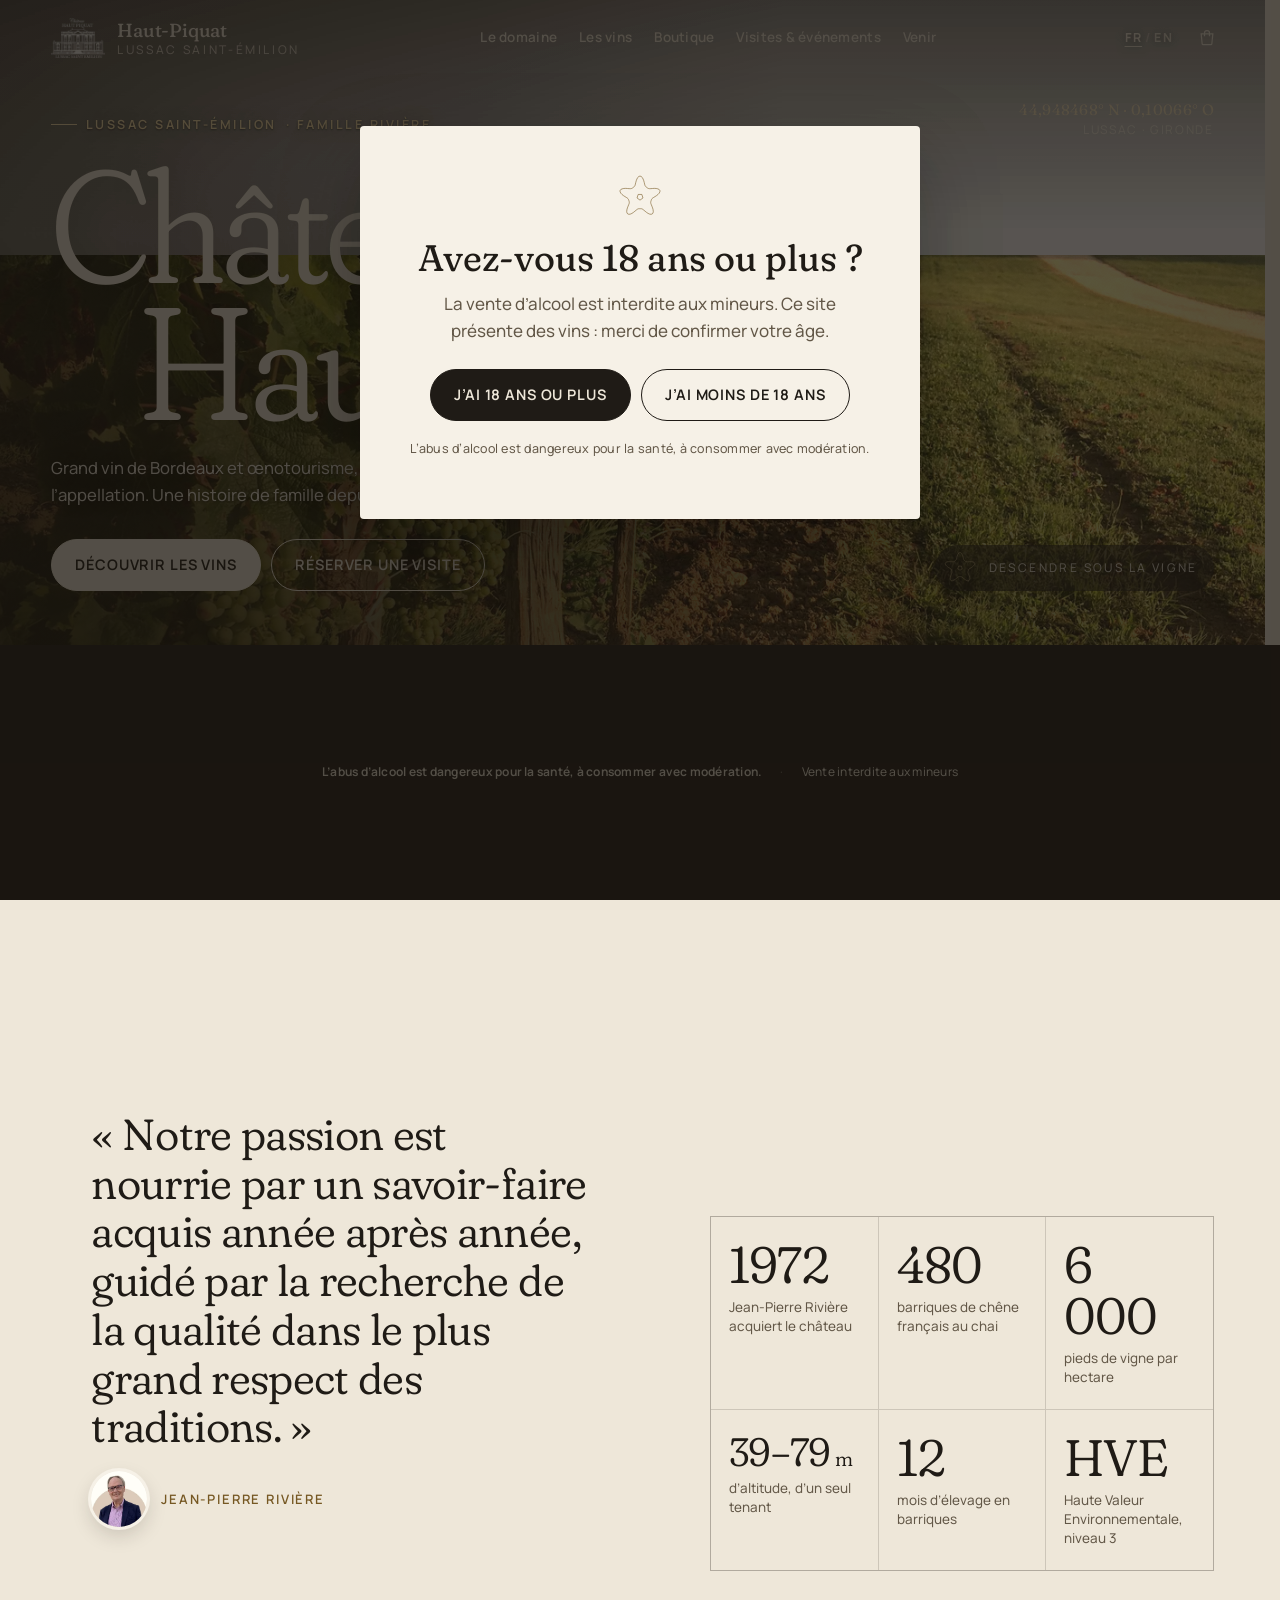
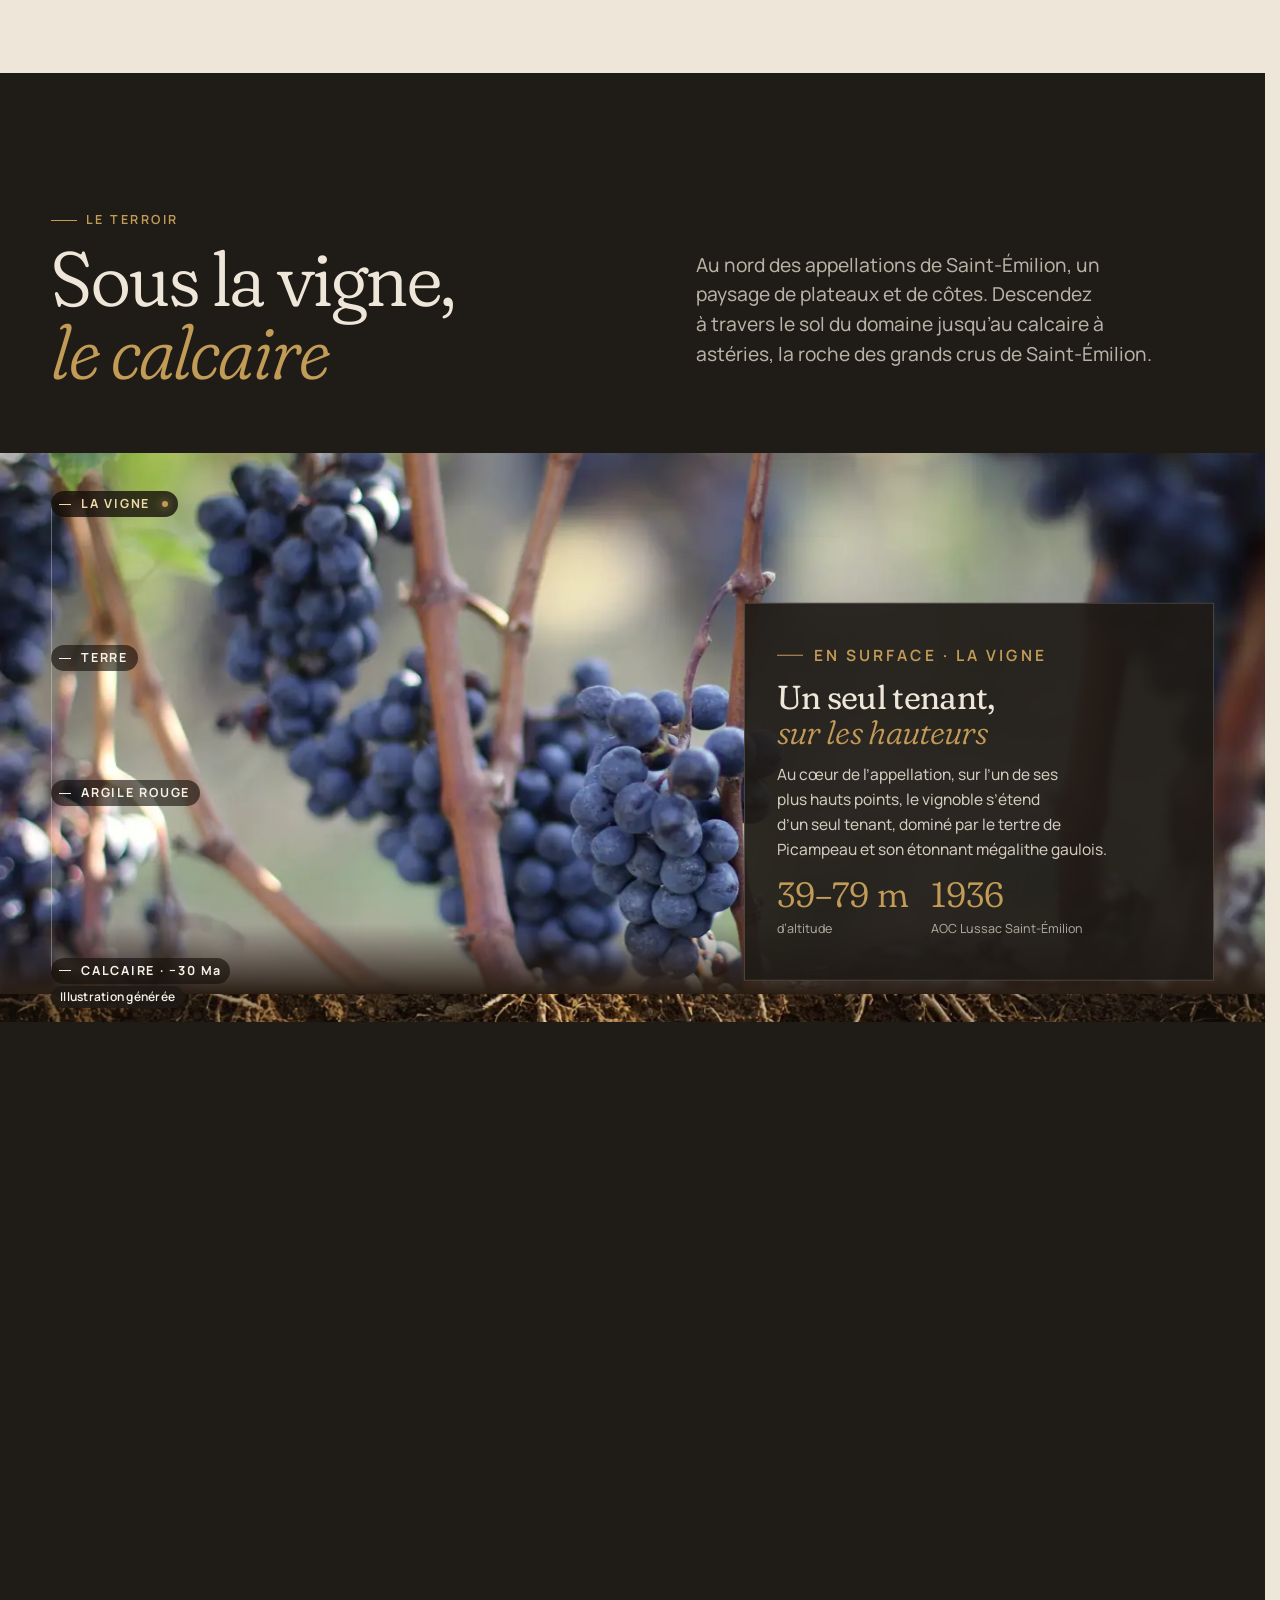
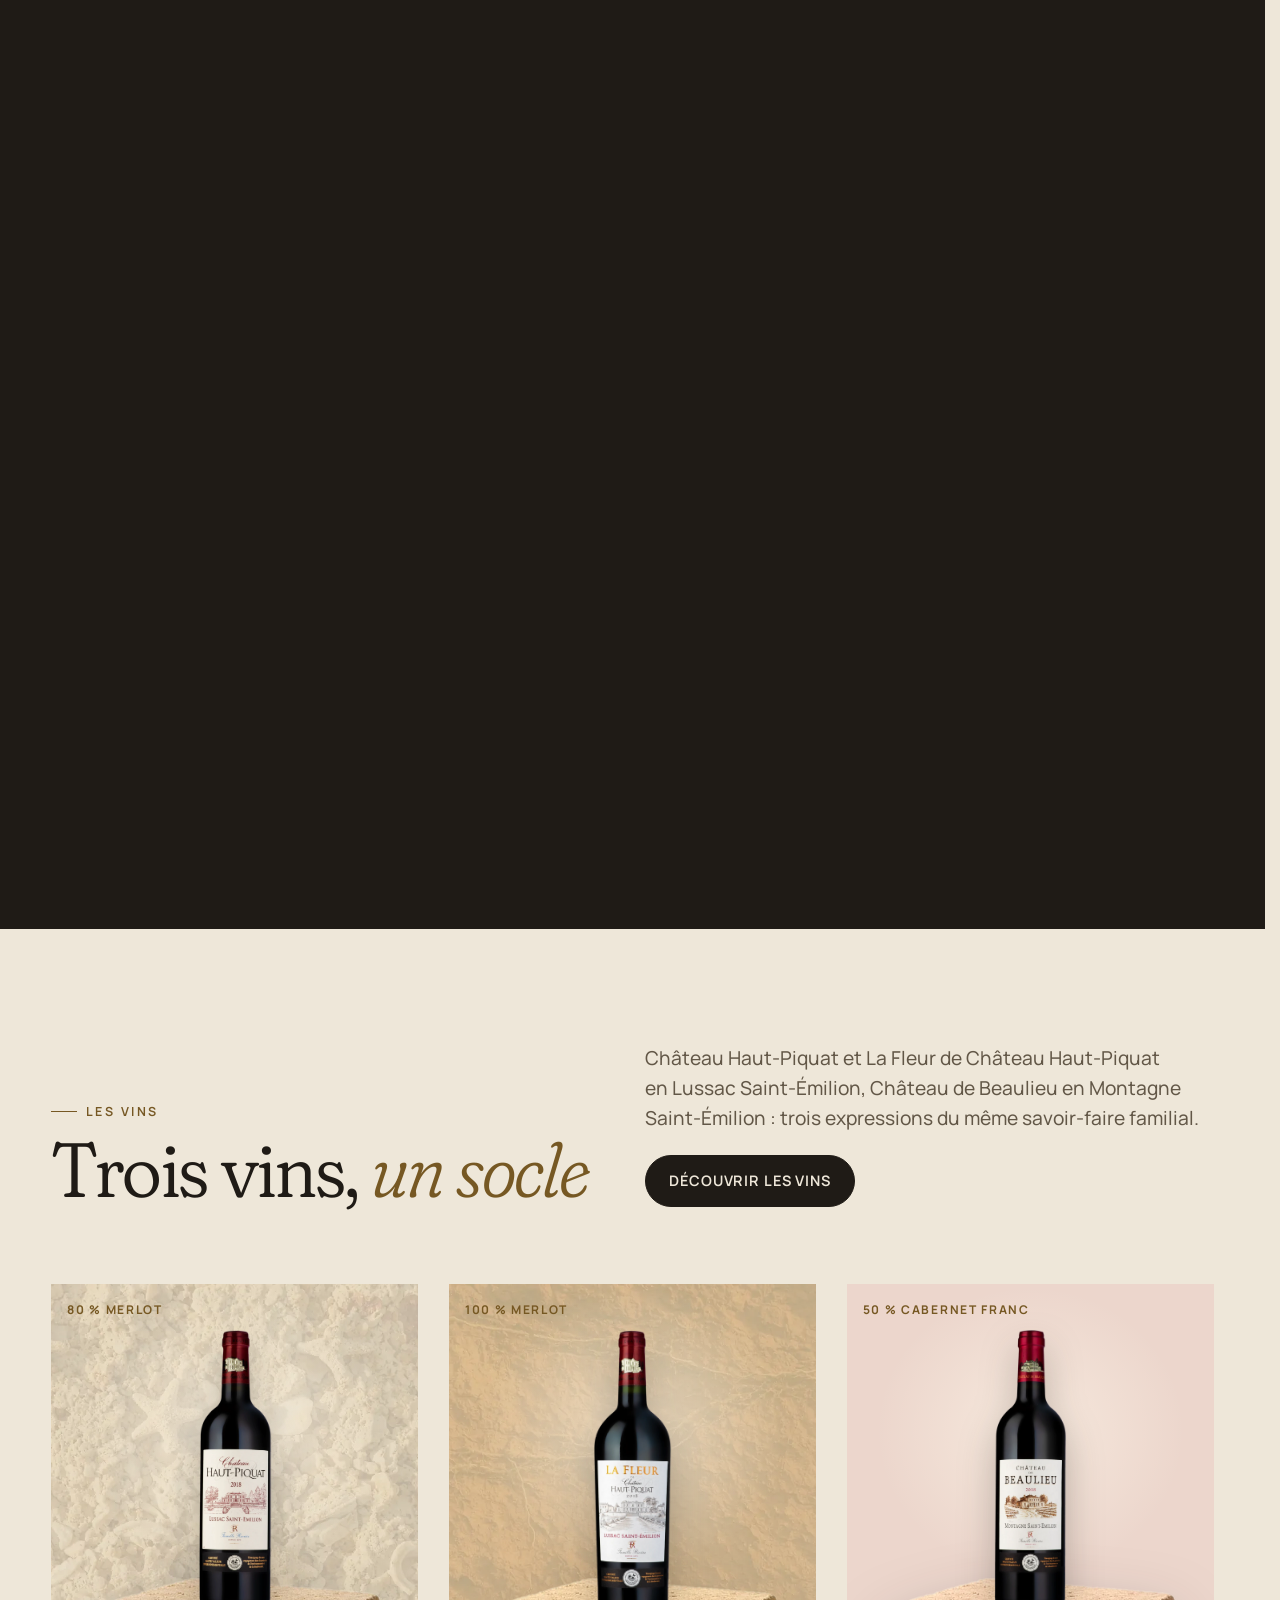
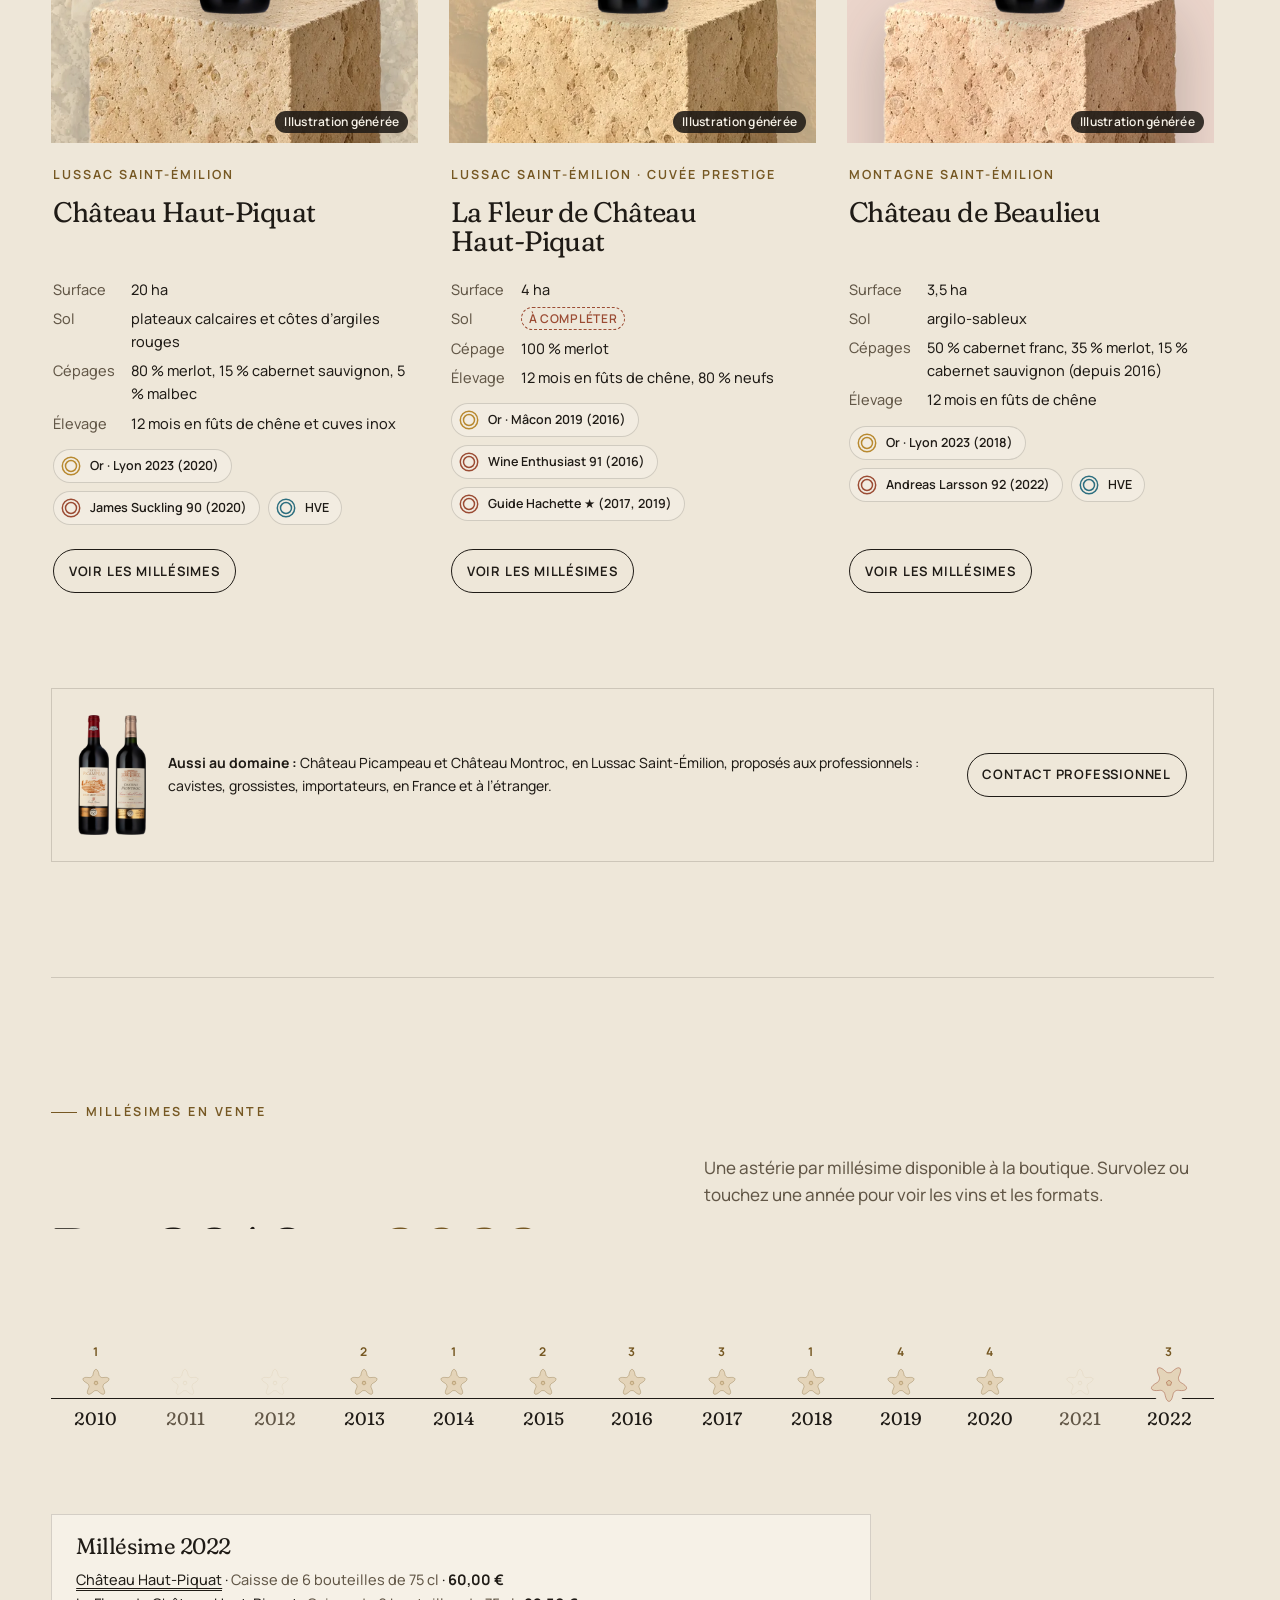
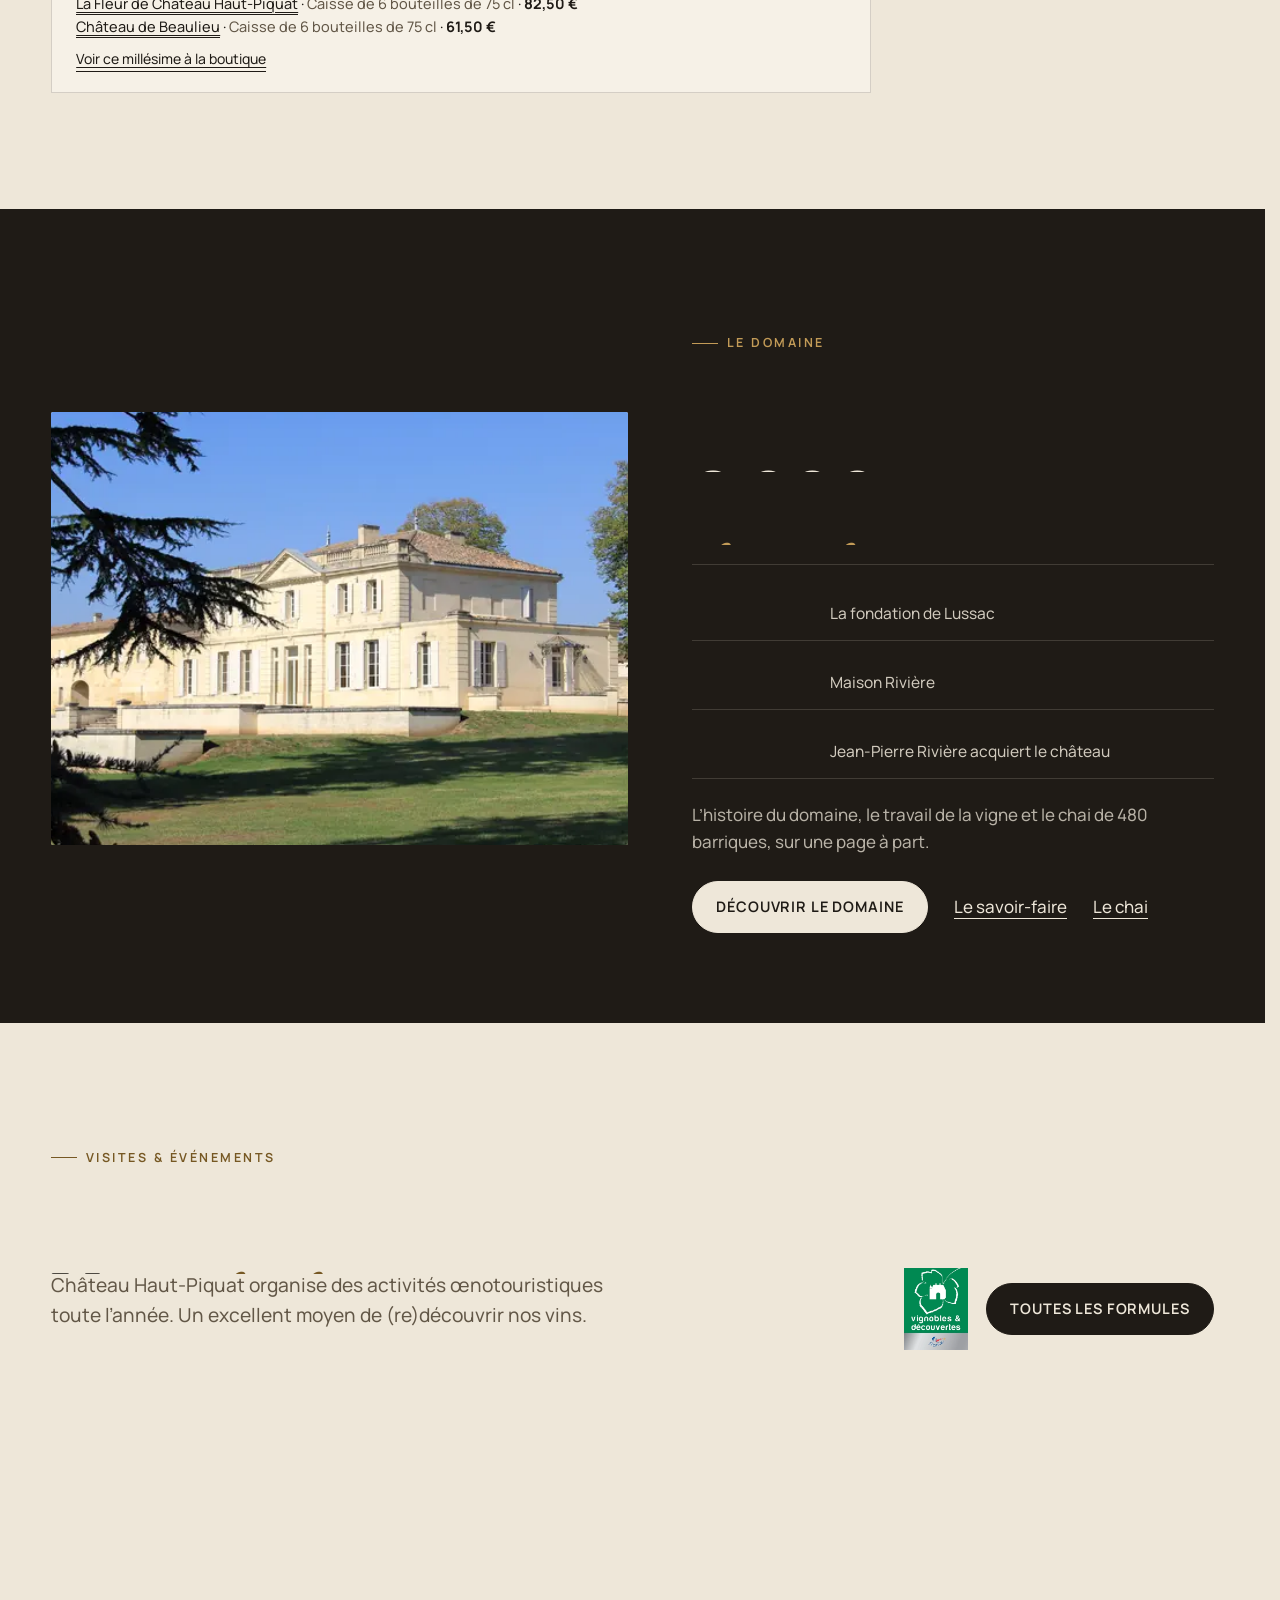
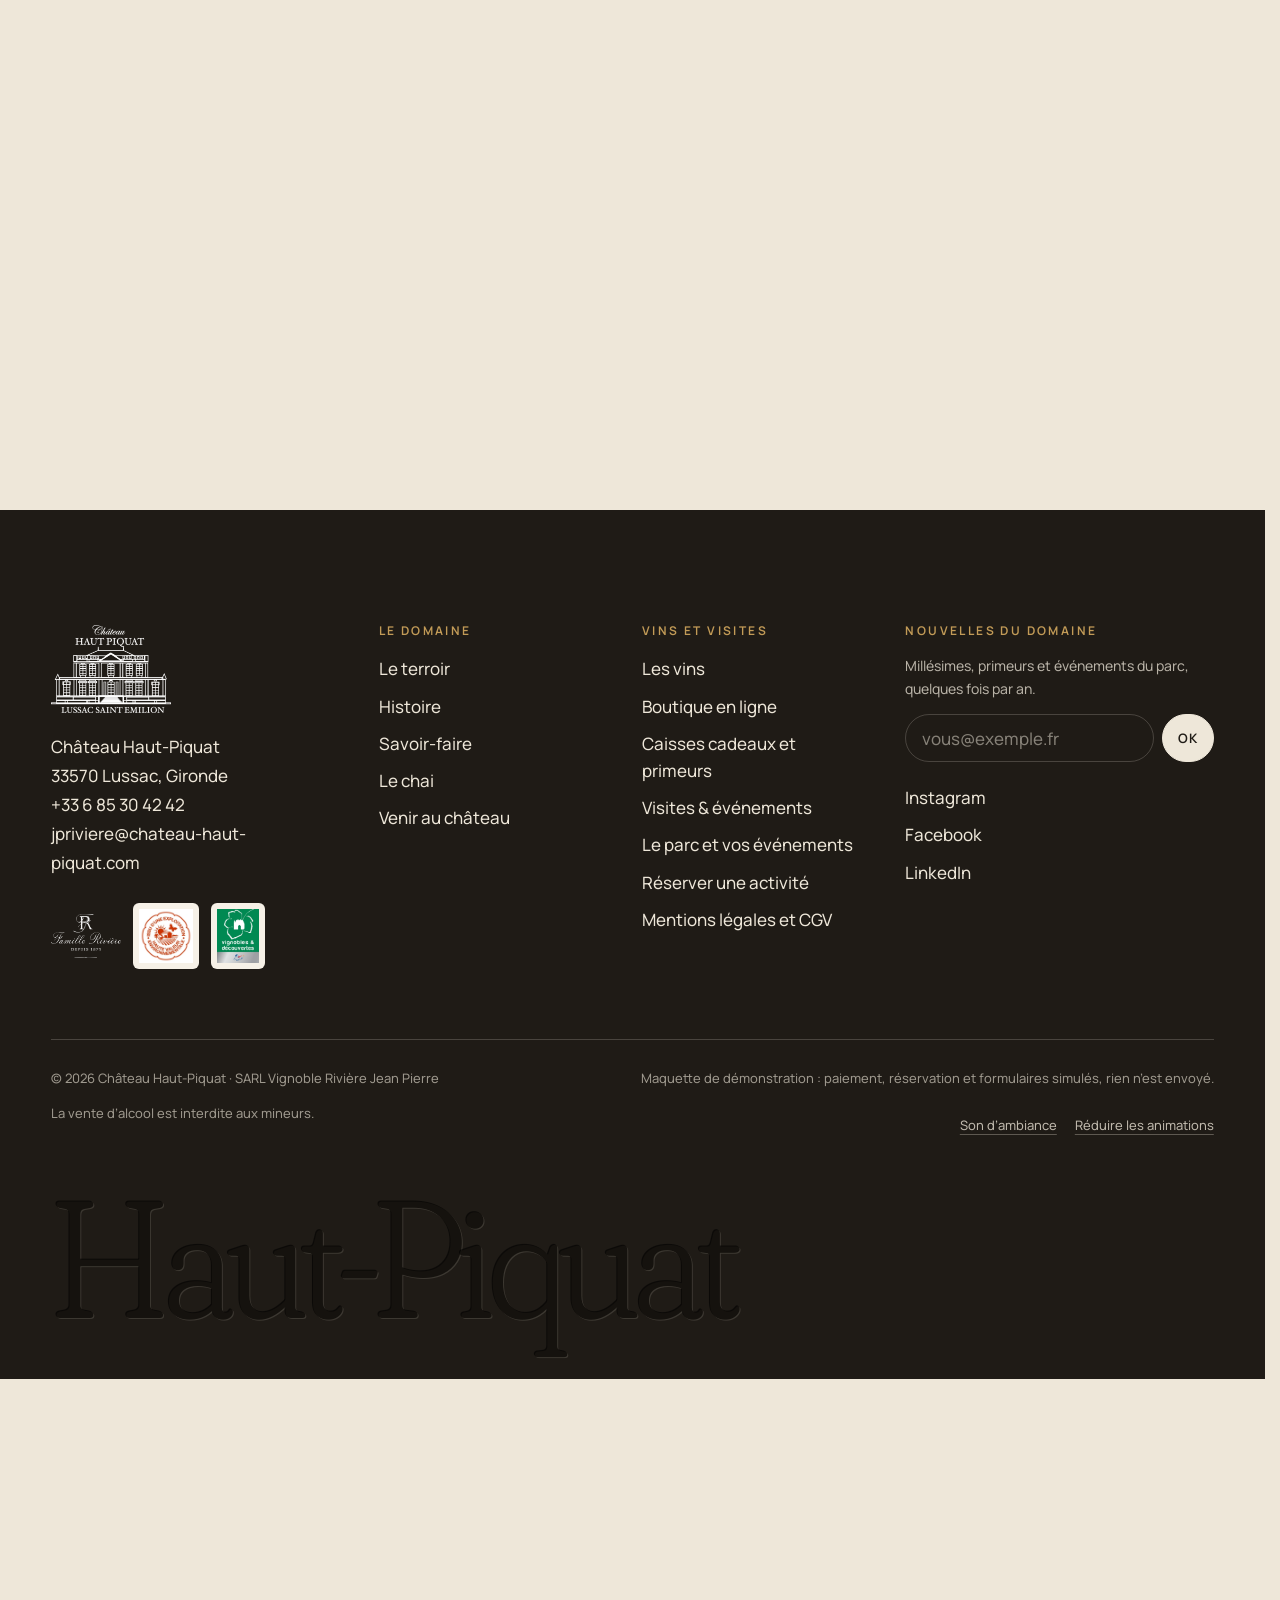
<file: index.html>
<!doctype html>
<html lang="fr" class="no-js">
<head>
<meta charset="utf-8">
<meta name="viewport" content="width=device-width, initial-scale=1, viewport-fit=cover">
<title>Château Haut-Piquat · Lussac Saint-Émilion</title>
<meta name="description" content="Château Haut-Piquat, domaine de la famille Rivière à Lussac Saint-Émilion : calcaire à astéries, trois vins, boutique en ligne, oenotourisme et parc d&#x27;un hectare pour vos événements.">
<meta name="robots" content="noindex, nofollow">
<meta name="theme-color" content="#EEE7D9">
<meta property="og:type" content="website">
<meta property="og:site_name" content="Château Haut-Piquat">
<meta property="og:locale" content="fr_FR">
<meta property="og:title" content="Château Haut-Piquat · Lussac Saint-Émilion">
<meta property="og:description" content="Château Haut-Piquat, domaine de la famille Rivière à Lussac Saint-Émilion : calcaire à astéries, trois vins, boutique en ligne, oenotourisme et parc d&#x27;un hectare pour vos événements.">
<meta property="og:url" content="https://chateau-haut-piquat-maquette.vercel.app/">
<meta property="og:image" content="https://chateau-haut-piquat-maquette.vercel.app/assets/img/og/og-accueil.jpg">
<meta property="og:image:width" content="1200">
<meta property="og:image:height" content="630">
<meta property="og:image:alt" content="Château Haut-Piquat au milieu des vignes, Lussac Saint-Émilion">
<meta name="twitter:card" content="summary_large_image">
<meta name="twitter:title" content="Château Haut-Piquat · Lussac Saint-Émilion">
<meta name="twitter:description" content="Château Haut-Piquat, domaine de la famille Rivière à Lussac Saint-Émilion : calcaire à astéries, trois vins, boutique en ligne, oenotourisme et parc d&#x27;un hectare pour vos événements.">
<meta name="twitter:image" content="https://chateau-haut-piquat-maquette.vercel.app/assets/img/og/og-accueil.jpg">
<link rel="icon" href="assets/img/favicon.svg" type="image/svg+xml">
<style>html{background:#EEE7D9}</style>
<link rel="preload" href="assets/fonts/fraunces-latin-full-normal.woff2" as="font" type="font/woff2" crossorigin>
<link rel="preload" href="assets/fonts/fraunces-latin-full-italic.woff2" as="font" type="font/woff2" crossorigin>
<link rel="preload" href="assets/fonts/manrope-latin-wght-normal.woff2" as="font" type="font/woff2" crossorigin>
<link rel="preload" as="image" href="assets/img/photos/vigne-chateau-matin-1920.webp" imagesrcset="assets/img/photos/vigne-chateau-matin-640.webp 640w, assets/img/photos/vigne-chateau-matin-1024.webp 1024w, assets/img/photos/vigne-chateau-matin-1440.webp 1440w, assets/img/photos/vigne-chateau-matin-1920.webp 1920w, assets/img/photos/vigne-chateau-matin-2560.webp 2560w" imagesizes="100vw" fetchpriority="high">
<link rel="stylesheet" href="assets/css/style.css?v=19">
<link rel="modulepreload" href="assets/js/main.js?v=19">
<script>(function(d){var h=d.documentElement;h.className=h.className.replace('no-js','js');try{var s=localStorage;var l=s.getItem('ahp-lang');if(l==='en'){h.lang='en';}if(matchMedia('(prefers-reduced-motion: reduce)').matches||s.getItem('ahp-calm')==='1'){h.classList.add('calm');}if(s.getItem('ahp-age')==='ok'){h.classList.add('age-ok');}if(sessionStorage.getItem('ahp-trans')==='1'||sessionStorage.getItem('ahp-seen')==='1'){h.classList.add('trans-in');}}catch(e){}setTimeout(function(){if(!window.__ahpReady){h.classList.add('calm');h.classList.remove('trans-in');}},4500);})(document);</script>
<script type="application/ld+json">{"@context": "https://schema.org", "@type": "Winery", "name": "Château Haut-Piquat", "url": "https://chateau-haut-piquat-maquette.vercel.app/", "image": "https://chateau-haut-piquat-maquette.vercel.app/assets/img/og/og-accueil.jpg", "telephone": "+33 6 85 30 42 42", "email": "jpriviere@chateau-haut-piquat.com", "address": {"@type": "PostalAddress", "addressLocality": "Lussac", "postalCode": "33570", "addressRegion": "Gironde", "addressCountry": "FR"}, "geo": {"@type": "GeoCoordinates", "latitude": 44.948468, "longitude": -0.10066}}</script>
</head>
<body data-page="index">
<svg width="0" height="0" style="position:absolute" aria-hidden="true" focusable="false"><defs>
<symbol id="ast" viewBox="-55 -55 110 110"><path d="M0.0 -50.0L2.8 -49.1L5.4 -46.7L7.4 -43.0L9.0 -38.8L10.2 -34.6L11.0 -30.9L11.8 -28.0L12.8 -26.0L13.9 -24.6L15.1 -23.6L16.5 -22.7L17.7 -21.7L19.1 -20.8L20.7 -20.2L23.0 -19.9L26.0 -20.0L29.7 -20.3L34.1 -20.6L38.6 -20.4L42.7 -19.5L45.9 -17.9L47.6 -15.5L47.6 -12.5L46.0 -9.3L43.2 -6.2L39.7 -3.4L36.0 -1.0L32.8 0.9L30.3 2.6L28.6 4.1L27.7 5.6L27.1 7.1L26.6 8.7L26.1 10.2L25.7 11.7L25.6 13.5L26.0 15.7L27.1 18.5L28.5 22.0L30.1 26.1L31.3 30.4L31.8 34.6L31.1 38.1L29.4 40.5L26.6 41.4L23.1 40.9L19.3 39.2L15.5 36.7L12.1 33.9L9.2 31.5L6.9 29.6L4.9 28.5L3.2 28.0L1.6 28.0L0.0 28.0L-1.6 28.0L-3.2 28.0L-4.9 28.5L-6.9 29.6L-9.2 31.5L-12.1 33.9L-15.5 36.7L-19.3 39.2L-23.1 40.9L-26.6 41.4L-29.4 40.5L-31.1 38.1L-31.8 34.6L-31.3 30.4L-30.1 26.1L-28.5 22.0L-27.1 18.5L-26.0 15.7L-25.6 13.5L-25.7 11.7L-26.1 10.2L-26.6 8.7L-27.1 7.1L-27.7 5.6L-28.6 4.1L-30.3 2.6L-32.8 0.9L-36.0 -1.0L-39.7 -3.4L-43.2 -6.2L-46.0 -9.3L-47.6 -12.5L-47.6 -15.5L-45.9 -17.9L-42.7 -19.5L-38.6 -20.4L-34.1 -20.6L-29.7 -20.3L-26.0 -20.0L-23.0 -19.9L-20.7 -20.2L-19.1 -20.8L-17.7 -21.7L-16.5 -22.7L-15.1 -23.6L-13.9 -24.6L-12.8 -26.0L-11.8 -28.0L-11.0 -30.9L-10.2 -34.6L-9.0 -38.8L-7.4 -43.0L-5.4 -46.7L-2.8 -49.1Z"/><path d="M4.4 -6.1L7.1 2.3L0.0 7.5L-7.1 2.3L-4.4 -6.1Z"/></symbol>
<symbol id="i-sound" viewBox="0 0 24 24"><path d="M4 9v6h4l5 4V5L8 9H4z"/><path class="wave" d="M16.5 8.5a5 5 0 0 1 0 7M19 6a8.5 8.5 0 0 1 0 12"/></symbol>
<symbol id="i-calm" viewBox="0 0 24 24"><circle cx="12" cy="12" r="8.5"/><path d="M10 8.5v7M14 8.5v7"/></symbol>
<symbol id="i-cart" viewBox="0 0 24 24"><path d="M5 7h14l-1.2 12.2a1 1 0 0 1-1 .8H7.2a1 1 0 0 1-1-.8L5 7z"/><path d="M9 10V6a3 3 0 0 1 6 0v4"/></symbol>
<symbol id="i-menu" viewBox="0 0 24 24"><path d="M3 8h18M3 16h18"/></symbol>
<symbol id="i-close" viewBox="0 0 24 24"><path d="M5 5l14 14M19 5L5 19"/></symbol>
<symbol id="i-car" viewBox="0 0 40 40"><path d="M7 25h26v5H7zM10 25l3-8h14l3 8" fill="none" stroke="currentColor" stroke-width="1.5"/><circle cx="13" cy="30" r="2.5" fill="none" stroke="currentColor" stroke-width="1.5"/><circle cx="27" cy="30" r="2.5" fill="none" stroke="currentColor" stroke-width="1.5"/></symbol>
<symbol id="i-van" viewBox="0 0 40 40"><path d="M5 12h20l6 6h4v10H5z" fill="none" stroke="currentColor" stroke-width="1.5"/><circle cx="12" cy="28" r="2.5" fill="none" stroke="currentColor" stroke-width="1.5"/><circle cx="29" cy="28" r="2.5" fill="none" stroke="currentColor" stroke-width="1.5"/><path d="M9 16h6v5H9z" fill="none" stroke="currentColor" stroke-width="1.5"/></symbol>
<symbol id="i-heli" viewBox="0 0 40 40"><circle cx="20" cy="20" r="15" fill="none" stroke="currentColor" stroke-width="1.5"/><path d="M14 12v16M26 12v16M14 20h12" fill="none" stroke="currentColor" stroke-width="2"/></symbol>
<symbol id="i-medal" viewBox="0 0 24 24"><circle cx="12" cy="12" r="9.5"/><circle cx="12" cy="12" r="6"/></symbol>
</defs></svg>
<a class="skip" href="#contenu"><span lang="fr">Aller au contenu</span><span lang="en">Skip to content</span></a>
<div class="loader" data-loader aria-hidden="true">
  <svg viewBox="-60 -60 120 120"><path class="ast" d="M0.0 -50.0L2.8 -49.1L5.4 -46.7L7.4 -43.0L9.0 -38.8L10.2 -34.6L11.0 -30.9L11.8 -28.0L12.8 -26.0L13.9 -24.6L15.1 -23.6L16.5 -22.7L17.7 -21.7L19.1 -20.8L20.7 -20.2L23.0 -19.9L26.0 -20.0L29.7 -20.3L34.1 -20.6L38.6 -20.4L42.7 -19.5L45.9 -17.9L47.6 -15.5L47.6 -12.5L46.0 -9.3L43.2 -6.2L39.7 -3.4L36.0 -1.0L32.8 0.9L30.3 2.6L28.6 4.1L27.7 5.6L27.1 7.1L26.6 8.7L26.1 10.2L25.7 11.7L25.6 13.5L26.0 15.7L27.1 18.5L28.5 22.0L30.1 26.1L31.3 30.4L31.8 34.6L31.1 38.1L29.4 40.5L26.6 41.4L23.1 40.9L19.3 39.2L15.5 36.7L12.1 33.9L9.2 31.5L6.9 29.6L4.9 28.5L3.2 28.0L1.6 28.0L0.0 28.0L-1.6 28.0L-3.2 28.0L-4.9 28.5L-6.9 29.6L-9.2 31.5L-12.1 33.9L-15.5 36.7L-19.3 39.2L-23.1 40.9L-26.6 41.4L-29.4 40.5L-31.1 38.1L-31.8 34.6L-31.3 30.4L-30.1 26.1L-28.5 22.0L-27.1 18.5L-26.0 15.7L-25.6 13.5L-25.7 11.7L-26.1 10.2L-26.6 8.7L-27.1 7.1L-27.7 5.6L-28.6 4.1L-30.3 2.6L-32.8 0.9L-36.0 -1.0L-39.7 -3.4L-43.2 -6.2L-46.0 -9.3L-47.6 -12.5L-47.6 -15.5L-45.9 -17.9L-42.7 -19.5L-38.6 -20.4L-34.1 -20.6L-29.7 -20.3L-26.0 -20.0L-23.0 -19.9L-20.7 -20.2L-19.1 -20.8L-17.7 -21.7L-16.5 -22.7L-15.1 -23.6L-13.9 -24.6L-12.8 -26.0L-11.8 -28.0L-11.0 -30.9L-10.2 -34.6L-9.0 -38.8L-7.4 -43.0L-5.4 -46.7L-2.8 -49.1Z" data-ast-path/><path class="ast" d="M4.4 -6.1L7.1 2.3L0.0 7.5L-7.1 2.3L-4.4 -6.1Z" data-ast-hole/></svg>
  <span class="loader__count" data-loader-count>Lussac · 1972</span>
</div>
<div class="ptrans" aria-hidden="true"><span></span><span></span><span></span></div>
<header class="hdr is-over-dark" data-hdr>
  <a class="hdr__brand" href="index.html" aria-label="Château Haut-Piquat, accueil" data-aria-en="Château Haut-Piquat, home">
    <img src="assets/img/logos/logo-chateau-encre-240.webp" width="240" height="175" alt="">
    <span class="hdr__name">Haut-Piquat<small>Lussac Saint-Émilion</small></span>
  </a>
  <nav class="hdr__nav" aria-label="Navigation principale" data-aria-en="Main navigation"><a href="domaine.html"><span lang="fr">Le domaine</span><span lang="en">The estate</span></a><a href="vins.html"><span lang="fr">Les vins</span><span lang="en">The wines</span></a><a href="boutique.html"><span lang="fr">Boutique</span><span lang="en">Shop</span></a><a href="oenotourisme.html"><span lang="fr">Visites & événements</span><span lang="en">Visits & events</span></a><a href="oenotourisme.html#acces"><span lang="fr">Venir</span><span lang="en">Visit us</span></a></nav>
  <div class="hdr__tools">
    <button class="tool tool--lang" type="button" data-lang-toggle aria-label="English version" data-aria-en="Version française"><span class="l-fr" aria-hidden="true">FR</span><span class="l-sep" aria-hidden="true">/</span><span class="l-en" aria-hidden="true">EN</span></button>
    <a class="hdr__cta magnetic" href="oenotourisme.html#reserver"><span lang="fr">Réserver</span><span lang="en">Book</span></a>
    <button class="tool tool--cart" type="button" data-cart-open aria-label="Ouvrir le panier" data-aria-en="Open cart" data-tip="Panier" data-tip-en="Cart"><svg><use href="#i-cart"/></svg><span class="cart-count" data-cart-count></span></button>
    <button class="tool tool--menu" type="button" data-menu aria-expanded="false" aria-controls="mmenu" aria-label="Menu"><svg><use href="#i-menu"/></svg></button>
  </div>
</header>
<div class="mmenu" id="mmenu" data-mmenu aria-hidden="true">
  <nav aria-label="Navigation mobile" data-aria-en="Mobile navigation"><a href="domaine.html"><span class="n">01</span><span lang="fr">Le domaine</span><span lang="en">The estate</span></a><a href="vins.html"><span class="n">02</span><span lang="fr">Les vins</span><span lang="en">The wines</span></a><a href="boutique.html"><span class="n">03</span><span lang="fr">Boutique</span><span lang="en">Shop</span></a><a href="oenotourisme.html"><span class="n">04</span><span lang="fr">Visites & événements</span><span lang="en">Visits & events</span></a><a href="oenotourisme.html#acces"><span class="n">05</span><span lang="fr">Venir</span><span lang="en">Visit us</span></a></nav>
  <div>
    <div class="mmenu__ctas"><a class="btn btn--light" href="oenotourisme.html#reserver"><span lang="fr">Réserver une visite</span><span lang="en">Book a visit</span></a><a class="btn btn--ghost" href="boutique.html"><span lang="fr">Boutique en ligne</span><span lang="en">Online shop</span></a></div>
    <div class="mmenu__tools">
      <button class="tool" type="button" data-sound aria-pressed="false"><span lang="fr">Son d’ambiance</span><span lang="en">Ambient sound</span></button>
      <button class="tool" type="button" data-calm-toggle><span lang="fr">Réduire les animations</span><span lang="en">Reduce motion</span></button>
    </div>
    <p class="mmenu__foot">Château Haut-Piquat · 33570 Lussac · <a href="tel:+33685304242">+33 6 85 30 42 42</a></p>
  </div>
</div>
<main id="contenu">

<section class="hero" data-hero aria-labelledby="hero-title">
  <div class="hero__media">
    <img class="cover" src="assets/img/photos/vigne-chateau-matin-1024.webp" srcset="assets/img/photos/vigne-chateau-matin-640.webp 640w, assets/img/photos/vigne-chateau-matin-1024.webp 1024w, assets/img/photos/vigne-chateau-matin-1440.webp 1440w, assets/img/photos/vigne-chateau-matin-1920.webp 1920w, assets/img/photos/vigne-chateau-matin-2560.webp 2560w" sizes="100vw" width="4032" height="3024" alt="Rang de vigne baigné de soleil menant au Château Haut-Piquat" data-alt-en="Sunlit row of vines leading to Château Haut-Piquat" loading="eager" decoding="async" fetchpriority="high" data-hero-img>
    <video class="hero__video" data-hero-video muted playsinline loop preload="none" disablepictureinpicture aria-hidden="true" tabindex="-1"></video>
    <canvas class="hero__gl" data-hero-gl aria-hidden="true"></canvas>
  </div>
  <div class="hero__glow" aria-hidden="true"></div>
  <div class="hero__shade" aria-hidden="true"></div>
  <div class="hero__strata" data-hero-strata aria-hidden="true"><span></span><span></span><span></span></div>
  <div class="hero__meta" data-hero-meta><b><span lang="fr">44,948468°&nbsp;N · 0,10066°&nbsp;O</span><span lang="en">44.948468°&nbsp;N · 0.10066°&nbsp;W</span></b>Lussac · Gironde</div>
  <div class="hero__content">
    <p class="kicker hero__kicker" data-hero-kicker>Lussac Saint-Émilion<span class="k-more"> · <span lang="fr">Famille Rivière</span><span lang="en">Rivière family</span></span></p>
    <h1 class="display hero__title" id="hero-title" data-hero-title><span class="l1">Château</span> <span class="l2">Haut-<em>Piquat</em></span></h1>
    <p class="hero__sub" data-hero-sub><span lang="fr">Grand vin de Bordeaux et œnotourisme, sur l’un des plus hauts points de l’appellation. Une histoire de famille depuis 1875.</span><span lang="en">Fine Bordeaux wine and wine tourism on one of the highest points of the appellation. A family story since 1875.</span></p>
    <div class="hero__ctas" data-hero-ctas>
      <a class="btn btn--light magnetic" href="boutique.html"><span lang="fr">Découvrir les vins</span><span lang="en">Discover the wines</span></a>
      <a class="btn btn--ghost magnetic" href="oenotourisme.html#reserver"><span lang="fr">Réserver une visite</span><span lang="en">Book a visit</span></a>
    </div>
  </div>
  <a class="hero__scroll" href="#terroir" data-hero-scroll><svg class="ast" aria-hidden="true"><use href="#ast"/></svg><span lang="fr">Descendre sous la vigne</span><span lang="en">Go beneath the vines</span></a>
</section>

<section class="intro wrap" aria-label="Le domaine en chiffres">
  <div class="intro__grid">
    <blockquote class="intro__quote" data-reveal>
      <span lang="fr">«&nbsp;Notre passion est nourrie par un savoir-faire acquis année après année, guidé par la recherche de la qualité dans le plus grand respect des traditions.&nbsp;»</span><span lang="en">“Our passion is nourished by know-how gained year after year, guided by the pursuit of quality and the deepest respect for tradition.”</span>
      <span class="who"><img class="who__pic" src="assets/img/photos/portrait-jean-pierre-riviere-350.webp" srcset="assets/img/photos/portrait-jean-pierre-riviere-350.webp 350w" sizes="64px" width="350" height="482" alt="Jean-Pierre Rivière" data-alt-en="Jean-Pierre Rivière" loading="lazy" decoding="async">Jean-Pierre Rivière</span>
    </blockquote>
    <div class="intro__facts" data-reveal>
      <div class="fact"><b class="num" data-count="1972">1972</b><span><span lang="fr">Jean-Pierre Rivière acquiert le château</span><span lang="en">Jean-Pierre Rivière acquires the château</span></span></div>
      <div class="fact"><b class="num" data-count="480">480</b><span><span lang="fr">barriques de chêne français au chai</span><span lang="en">French oak barrels in the cellar</span></span></div>
      <div class="fact"><b class="num" data-count="6 000">6 000</b><span><span lang="fr">pieds de vigne par hectare</span><span lang="en">vines per hectare</span></span></div>
      <div class="fact"><b class="num is-range">39–79<small>&nbsp;m</small></b><span><span lang="fr">d’altitude, d’un seul tenant</span><span lang="en">above sea level, in a single block</span></span></div>
      <div class="fact"><b class="num" data-count="12">12</b><span><span lang="fr">mois d’élevage en barriques</span><span lang="en">months of barrel ageing</span></span></div>
      <div class="fact"><b class="num">HVE</b><span><span lang="fr">Haute Valeur Environnementale, niveau 3</span><span lang="en">High Environmental Value, level 3</span></span></div>
    </div>
  </div>
</section>

<section class="coupe is-dark" id="terroir" data-coupe aria-labelledby="coupe-title">
  <div class="coupe__head">
    <div><p class="kicker"><span lang="fr">Le terroir</span><span lang="en">Terroir</span></p><h2 class="h2" id="coupe-title" data-split><span lang="fr">Sous la vigne, <em>le calcaire</em></span><span lang="en">Beneath the vines, <em>limestone</em></span></h2></div>
    <p class="lead muted"><span lang="fr">Au nord des appellations de Saint-Émilion, un paysage de plateaux et de côtes. Descendez à travers le sol du domaine jusqu’au calcaire à astéries, la roche des grands crus de Saint-Émilion.</span><span lang="en">North of the Saint-Émilion appellations lies a landscape of plateaus and slopes. Travel down through the estate’s soil to the starfish limestone, the bedrock of Saint-Émilion’s great growths.</span></p>
  </div>
  <div class="pin-frame" data-coupe-frame>
    <div class="coupe__stack" data-coupe-stack>
      <div class="coupe__sky"><img class="cover" src="assets/img/photos/grappes-raisin-noir-1024.webp" srcset="assets/img/photos/grappes-raisin-noir-640.webp 640w, assets/img/photos/grappes-raisin-noir-1024.webp 1024w, assets/img/photos/grappes-raisin-noir-1440.webp 1440w, assets/img/photos/grappes-raisin-noir-1920.webp 1920w, assets/img/photos/grappes-raisin-noir-2560.webp 2560w" sizes="100vw" width="5184" height="3456" alt="Grappes de raisin noir sur la vigne du domaine" data-alt-en="Black grapes on the estate&#x27;s vines" loading="lazy" decoding="async"><svg class="coupe__grass" viewBox="0 0 1440 42" preserveAspectRatio="none" aria-hidden="true"><path fill="currentColor" d="M0 42V30c20-6 26-22 34-28 4 14 8 22 18 26 8-10 10-20 16-26 4 10 6 22 14 26 10-8 14-18 20-24 2 12 8 20 16 24 10-10 12-22 18-28 4 12 10 22 18 26 8-8 12-18 18-24 4 14 10 22 20 26 6-10 10-20 16-26 4 12 8 22 16 26 10-10 14-20 20-26 2 10 6 20 14 24 10-8 16-20 22-26 4 14 8 22 18 26 8-10 12-20 18-26 4 12 10 22 18 26 8-8 12-18 18-24 2 12 8 20 16 24 10-10 14-22 20-28 4 12 8 22 16 26 10-8 14-18 20-24 4 14 10 22 20 26 6-10 10-20 16-26 4 12 8 22 16 26 10-10 14-20 20-26 2 10 6 20 14 24 10-8 16-20 22-26 4 14 8 22 18 26 8-10 12-20 18-26 4 12 10 22 18 26 8-8 12-18 18-24 2 12 8 20 16 24 10-10 14-22 20-28 4 12 8 22 16 26 10-8 14-18 20-24 4 14 10 22 20 26 6-10 10-20 16-26 4 12 8 22 16 26 10-10 14-20 20-26 2 10 6 20 14 24 10-8 16-20 22-26 4 14 8 22 18 26 8-10 12-20 18-26 4 12 10 22 18 26 8-8 12-18 18-24 2 12 8 20 16 24 10-10 14-22 20-28 4 12 8 22 16 26 10-8 14-18 20-24 4 14 10 22 20 26 6-10 10-20 16-26 4 12 8 22 16 26 10-10 14-20 20-26 2 10 6 20 14 24 10-8 16-20 22-26 4 14 8 22 18 26 8-10 12-20 18-26 4 12 10 22 18 26 8-8 12-18 18-24 2 12 8 20 16 24 10-10 14-22 20-28 4 12 8 22 16 26 10-8 14-18 20-24 4 14 10 22 20 26 6-10 10-20 16-26 4 12 8 22 16 26 10-10 14-20 20-26V42z"/></svg></div>
      <div class="coupe__layer is-terre" data-layer="terre"><picture><source media="(max-aspect-ratio: 4/5)" srcset="assets/img/grok/strate-terre-mobile-784.webp" width="784" height="1168"><img class="layer-img" src="assets/img/grok/strate-terre-1168.webp" width="1168" height="784" alt="" loading="lazy" decoding="async"></picture></div>
      <div class="coupe__layer is-argile" data-layer="argile"><svg class="coupe__edge" viewBox="0 0 1440 26" preserveAspectRatio="none" aria-hidden="true"><path fill="#3B2A1E" d="M0 0h1440v8c-60 10-120-4-180 6s-110 12-170 2-120-10-190 0-140 8-200-2-120-8-180 2-130 10-190 0-120-6-170 4S70 22 0 12z"/></svg><picture><source media="(max-aspect-ratio: 4/5)" srcset="assets/img/grok/strate-argile-rouge-mobile-784.webp" width="784" height="1168"><img class="layer-img" src="assets/img/grok/strate-argile-rouge-1168.webp" width="1168" height="784" alt="" loading="lazy" decoding="async"></picture></div>
      <div class="coupe__layer is-calcaire" data-layer="calcaire"><svg class="coupe__edge" viewBox="0 0 1440 26" preserveAspectRatio="none" aria-hidden="true"><path fill="#7E3A27" d="M0 0h1440v8c-60 10-120-4-180 6s-110 12-170 2-120-10-190 0-140 8-200-2-120-8-180 2-130 10-190 0-120-6-170 4S70 22 0 12z"/></svg><picture><source media="(max-aspect-ratio: 4/5)" srcset="assets/img/grok/strate-calcaire-asteries-mobile-784.webp" width="784" height="1168"><img class="layer-img" src="assets/img/grok/strate-calcaire-asteries-1168.webp" width="1168" height="784" alt="" loading="lazy" decoding="async"></picture><canvas class="coupe__fossils" data-fossils aria-hidden="true"></canvas></div>
    </div>
    <div class="coupe__gauge" data-gauge aria-hidden="true">
      <span class="rail"></span><span class="fill" data-gauge-fill></span>
      <span class="tick" style="top:0%" data-tick><span lang="fr">La vigne</span><span lang="en">The vines</span></span>
      <span class="tick" style="top:33%" data-tick><span lang="fr">Terre</span><span lang="en">Topsoil</span></span>
      <span class="tick" style="top:62%" data-tick><span lang="fr">Argile rouge</span><span lang="en">Red clay</span></span>
      <span class="tick" style="top:100%" data-tick><span lang="fr">Calcaire · −30 <span class='nocaps'>Ma</span></span><span lang="en">Limestone · −30 <span class='nocaps'>Ma</span></span></span>
    </div>
    <figure class="coupe__core" data-core aria-hidden="true"><img src="assets/img/grok/carotte-detouree-800.webp" srcset="assets/img/grok/carotte-detouree-400.webp 400w, assets/img/grok/carotte-detouree-800.webp 800w" sizes="15vw" width="403" height="721" alt="" loading="lazy" decoding="async"></figure>
    <span class="gen-tag"><span lang="fr">Illustration générée</span><span lang="en">AI-generated illustration</span></span>
    <div class="coupe__panels"><div class="coupe__box" data-panel-box>
      <article class="coupe__panel" data-panel>
        <p class="kicker"><span lang="fr">En surface · la vigne</span><span lang="en">At the surface · the vines</span></p>
        <h3 class="h3"><span lang="fr">Un seul tenant, <em>sur les hauteurs</em></span><span lang="en">A single block, <em>on the heights</em></span></h3>
        <p><span lang="fr">Au cœur de l’appellation, sur l’un de ses plus hauts points, le vignoble s’étend d’un seul tenant, dominé par le tertre de Picampeau et son étonnant mégalithe gaulois.</span><span lang="en">In the heart of the appellation, on one of its highest points, the vineyard stretches in a single block, overlooked by the Picampeau mound and its remarkable Gallic megalith.</span></p>
        <div class="stat"><div><b>39–79&nbsp;m</b><span><span lang="fr">d’altitude</span><span lang="en">altitude</span></span></div><div><b>1936</b><span><span lang="fr">AOC Lussac Saint-Émilion</span><span lang="en">Lussac Saint-Émilion AOC</span></span></div></div>
      </article>
      <article class="coupe__panel" data-panel>
        <p class="kicker"><span lang="fr">Le sol vivant</span><span lang="en">Living soil</span></p>
        <h3 class="h3"><span lang="fr">Un sol travaillé, <em>sans désherbant</em></span><span lang="en">Tilled soil, <em>no weedkiller</em></span></h3>
        <p><span lang="fr">Depuis 2015, le désherbage chimique a été progressivement abandonné pour revenir au travail du sol, respectueux du terroir et de la biodiversité. L’entretien privilégie la fumure organique.</span><span lang="en">Since 2015, chemical weeding has gradually been abandoned in favour of tilling, which respects the terroir and biodiversity. Organic manure is preferred.</span></p>
        <div class="stat"><div><b>2015</b><span><span lang="fr">fin du désherbage chimique</span><span lang="en">end of chemical weeding</span></span></div><div><b>20–25</b><span><span lang="fr">ans, âge moyen des vignes</span><span lang="en">years, average vine age</span></span></div></div>
      </article>
      <article class="coupe__panel" data-panel>
        <p class="kicker"><span lang="fr">Les côtes</span><span lang="en">The slopes</span></p>
        <h3 class="h3"><span lang="fr">L’argile <em>rouge</em></span><span lang="en">Red <em>clay</em></span></h3>
        <p><span lang="fr">Sur les côtes, les argiles rouges couvrent le calcaire. L’appellation s’étage en vallons et plateaux formant un amphithéâtre exposé plein sud&nbsp;: argilo-calcaire au sud, argilo-limoneux au nord.</span><span lang="en">On the slopes, red clay covers the limestone. The appellation rises in valleys and plateaus forming a south-facing amphitheatre: clay-limestone in the south, clay-silt in the north.</span></p>
      </article>
      <article class="coupe__panel" data-panel>
        <p class="kicker"><span lang="fr">Oligocène · −30 millions d’années</span><span lang="en">Oligocene · 30 million years ago</span></p>
        <h3 class="h3"><span lang="fr">Le calcaire <em>à astéries</em></span><span lang="en">Starfish <em>limestone</em></span></h3>
        <p><span lang="fr">Ce plateau s’est formé de dépôts marins fossilisés&nbsp;: petits coquillages, huîtres, coraux et osselets d’étoiles de mer, les astéries. Les plus grands crus de Saint-Émilion s’expriment sur ce terroir.</span><span lang="en">This plateau formed from fossilised marine deposits: small shells, oysters, corals and starfish ossicles, the asteriae. Saint-Émilion’s greatest growths express themselves on this terroir.</span></p>
        <div class="coupe__loupe"><span class="lens"><img src="assets/img/photos/calcaire-asteries-220.webp" srcset="assets/img/photos/calcaire-asteries-220.webp 220w" sizes="84px" width="220" height="293" alt="Calcaire à astéries du domaine" data-alt-en="The estate&#x27;s starfish limestone" loading="lazy" decoding="async"></span><small><span lang="fr">Le calcaire du domaine</span><span lang="en">The estate’s limestone</span> <span class="todo"><span lang="fr">photo haute définition à fournir</span><span lang="en">high-resolution photo needed</span></span></small></div>
      </article>
    </div></div>
    <div class="coupe__assemblage" data-assemblage>
      <div class="assemblage">
        <p class="kicker" data-asm-head><span lang="fr">Cépages</span><span lang="en">Grapes</span></p>
        <h3 class="h3" data-asm-head><span lang="fr">L’assemblage du <em>Château Haut-Piquat</em></span><span lang="en">The <em>Château Haut-Piquat</em> blend</span></h3>
        <div class="asm-chart" data-asm>
          <div class="asm-bar" role="img" aria-label="80 % merlot, 15 % cabernet sauvignon, 5 % malbec" data-aria-en="80% merlot, 15% cabernet sauvignon, 5% malbec">
            <span class="asm-seg is-m" style="--w:80" data-asm-seg><span class="asm-liquid"><svg class="asm-wave" viewBox="0 0 120 12" preserveAspectRatio="none" aria-hidden="true"><path d="M0 6 Q15 0 30 6 T60 6 T90 6 T120 6 V12 H0Z"/></svg></span></span><span class="asm-seg is-cs" style="--w:15" data-asm-seg><span class="asm-liquid"><svg class="asm-wave" viewBox="0 0 120 12" preserveAspectRatio="none" aria-hidden="true"><path d="M0 6 Q15 0 30 6 T60 6 T90 6 T120 6 V12 H0Z"/></svg></span></span><span class="asm-seg is-mb" style="--w:5" data-asm-seg><span class="asm-liquid"><svg class="asm-wave" viewBox="0 0 120 12" preserveAspectRatio="none" aria-hidden="true"><path d="M0 6 Q15 0 30 6 T60 6 T90 6 T120 6 V12 H0Z"/></svg></span></span>
          </div>
          <div class="asm-pour" aria-hidden="true" data-asm-pour><span class="asm-pour__stream" data-asm-stream></span><img class="asm-pour__bottle" src="assets/img/vins/bouteille-haut-piquat-120.webp" srcset="assets/img/vins/bouteille-haut-piquat-120.webp 120w, assets/img/vins/bouteille-haut-piquat-360.webp 360w" sizes="44px" width="120" height="476" alt="" decoding="async" data-asm-bottle></div>
          <div class="asm-drops" aria-hidden="true" data-asm-drops><i></i><i></i><i></i><i></i></div>
          <i class="asm-lead is-cs" aria-hidden="true" data-asm-lead></i><i class="asm-lead is-mb" aria-hidden="true" data-asm-lead></i>
          <ul class="asm-labs">
            <li class="asm-lab is-m" data-asm-lab><b><span data-asm-n="80">80</span>&nbsp;%</b><span class="name">Merlot</span><span class="desc"><span lang="fr">élégance raffinée, gras en bouche</span><span lang="en">refined elegance, roundness</span></span></li>
            <li class="asm-lab is-cs" data-asm-lab><b><span data-asm-n="15">15</span>&nbsp;%</b><span class="name">Cabernet sauvignon</span><span class="desc"><span lang="fr">notes épicées, tanins</span><span lang="en">spice, tannins</span></span></li>
            <li class="asm-lab is-mb" data-asm-lab><b><span data-asm-n="5">5</span>&nbsp;%</b><span class="name">Malbec</span></li>
          </ul>
        </div>
        <p class="assemblage__note" data-asm-note><span lang="fr">Assemblage du Château Haut-Piquat.</span><span lang="en">Château Haut-Piquat blend.</span> <span class="todo"><span lang="fr">Répartition à confirmer (80/15/5 ou 80/14/6)</span><span lang="en">Split to confirm (80/15/5 or 80/14/6)</span></span></p>
      </div>
    </div>
  </div>
</section>

<section class="section cuvees" id="vins" aria-labelledby="vins-title">
  <div class="wrap">
    <div class="cuvees__head">
      <div><p class="kicker"><span lang="fr">Les vins</span><span lang="en">The wines</span></p><h2 class="h2" id="vins-title" data-split><span lang="fr">Trois vins, <em>un socle</em></span><span lang="en">Three wines, <em>one bedrock</em></span></h2></div>
      <div><p class="lead muted"><span lang="fr">Château Haut-Piquat et La Fleur de Château Haut-Piquat en Lussac Saint-Émilion, Château de Beaulieu en Montagne Saint-Émilion&nbsp;: trois expressions du même savoir-faire familial.</span><span lang="en">Château Haut-Piquat and La Fleur de Château Haut-Piquat in Lussac Saint-Émilion, Château de Beaulieu in Montagne Saint-Émilion: three expressions of the same family know-how.</span></p><div class="cuvees__more"><a class="btn magnetic" href="vins.html"><span lang="fr">Découvrir les vins</span><span lang="en">Discover the wines</span></a></div></div>
    </div>
    <div class="cuvees__grid">
      <article class="cuvee cuvee--hp" data-cuvee>
  <div class="cuvee__stage" data-stage>
    <span class="cuvee__badge"><span lang="fr">80 % merlot</span><span lang="en">80% merlot</span></span>
    <img class="socle" src="assets/img/grok/socle-detoure-800.webp" srcset="assets/img/grok/socle-detoure-400.webp 400w, assets/img/grok/socle-detoure-800.webp 800w" sizes="(min-width:900px) 26vw, 66vw" width="573" height="447" alt="" loading="lazy" decoding="async">
    <img class="cuvee__bottle" src="assets/img/vins/bouteille-haut-piquat-675.webp" srcset="assets/img/vins/bouteille-haut-piquat-360.webp 360w, assets/img/vins/bouteille-haut-piquat-675.webp 675w" sizes="(min-width:900px) 12vw, 30vw" width="675" height="2675" alt="Bouteille de Château Haut-Piquat, Lussac Saint-Émilion" loading="lazy" decoding="async" data-bottle>
    <span class="cuvee__sheen" aria-hidden="true"></span>
    <span class="gen-tag"><span lang="fr">Illustration générée</span><span lang="en">AI-generated illustration</span></span>
  </div>
  <div class="cuvee__body">
    <span class="cuvee__app"><span lang="fr">Lussac Saint-Émilion</span><span lang="en">Lussac Saint-Émilion</span></span>
    <h3 class="h3">Château Haut-Piquat</h3>
    <dl class="specs"><dt><span lang="fr">Surface</span><span lang="en">Area</span></dt><dd>20 ha</dd><dt><span lang="fr">Sol</span><span lang="en">Soil</span></dt><dd><span lang="fr">plateaux calcaires et côtes d’argiles rouges</span><span lang="en">limestone plateaus, red clay slopes</span></dd><dt><span lang="fr">Cépages</span><span lang="en">Grapes</span></dt><dd><span lang="fr">80 % merlot, 15 % cabernet sauvignon, 5 % malbec</span><span lang="en">80% merlot, 15% cabernet sauvignon, 5% malbec</span></dd><dt><span lang="fr">Élevage</span><span lang="en">Ageing</span></dt><dd><span lang="fr">12 mois en fûts de chêne et cuves inox</span><span lang="en">12 months in oak and steel</span></dd></dl>
    <div class="medals"><span class="medal is-or"><svg viewBox="0 0 24 24" aria-hidden="true"><circle cx="12" cy="12" r="9.5"/><circle cx="12" cy="12" r="6"/></svg><span lang="fr">Or · Lyon 2023 (2020)</span><span lang="en">Gold · Lyon 2023 (2020)</span></span><span class="medal is-note"><svg viewBox="0 0 24 24" aria-hidden="true"><circle cx="12" cy="12" r="9.5"/><circle cx="12" cy="12" r="6"/></svg>James Suckling 90 (2020)</span><span class="medal is-hve"><svg viewBox="0 0 24 24" aria-hidden="true"><circle cx="12" cy="12" r="9.5"/><circle cx="12" cy="12" r="6"/></svg>HVE</span></div>
    <div class="cuvee__cta"><a class="btn btn--ghost btn--sm magnetic" href="boutique.html?chateau=hp"><span lang="fr">Voir les millésimes</span><span lang="en">See the vintages</span></a></div>
  </div>
</article>
      <article class="cuvee cuvee--lf" data-cuvee>
  <div class="cuvee__stage" data-stage>
    <span class="cuvee__badge"><span lang="fr">100 % merlot</span><span lang="en">100% merlot</span></span>
    <img class="socle" src="assets/img/grok/socle-detoure-lf-800.webp" srcset="assets/img/grok/socle-detoure-lf-400.webp 400w, assets/img/grok/socle-detoure-lf-800.webp 800w" sizes="(min-width:900px) 26vw, 66vw" width="573" height="447" alt="" loading="lazy" decoding="async">
    <img class="cuvee__bottle" src="assets/img/vins/bouteille-la-fleur-736.webp" srcset="assets/img/vins/bouteille-la-fleur-360.webp 360w, assets/img/vins/bouteille-la-fleur-720.webp 720w, assets/img/vins/bouteille-la-fleur-736.webp 736w" sizes="(min-width:900px) 12vw, 30vw" width="736" height="2689" alt="Bouteille de La Fleur de Château Haut-Piquat, Lussac Saint-Émilion" loading="lazy" decoding="async" data-bottle>
    <span class="cuvee__sheen" aria-hidden="true"></span>
    <span class="gen-tag"><span lang="fr">Illustration générée</span><span lang="en">AI-generated illustration</span></span>
  </div>
  <div class="cuvee__body">
    <span class="cuvee__app"><span lang="fr">Lussac Saint-Émilion · cuvée prestige</span><span lang="en">Lussac Saint-Émilion · prestige cuvée</span></span>
    <h3 class="h3">La Fleur de Château Haut-Piquat</h3>
    <dl class="specs"><dt><span lang="fr">Surface</span><span lang="en">Area</span></dt><dd>4 ha</dd><dt><span lang="fr">Sol</span><span lang="en">Soil</span></dt><dd><span class="todo"><span lang="fr">à compléter</span><span lang="en">to complete</span></span></dd><dt><span lang="fr">Cépage</span><span lang="en">Grape</span></dt><dd><span lang="fr">100 % merlot</span><span lang="en">100% merlot</span></dd><dt><span lang="fr">Élevage</span><span lang="en">Ageing</span></dt><dd><span lang="fr">12 mois en fûts de chêne, 80 % neufs</span><span lang="en">12 months in oak, 80% new</span></dd></dl>
    <div class="medals"><span class="medal is-or"><svg viewBox="0 0 24 24" aria-hidden="true"><circle cx="12" cy="12" r="9.5"/><circle cx="12" cy="12" r="6"/></svg><span lang="fr">Or · Mâcon 2019 (2016)</span><span lang="en">Gold · Mâcon 2019 (2016)</span></span><span class="medal is-note"><svg viewBox="0 0 24 24" aria-hidden="true"><circle cx="12" cy="12" r="9.5"/><circle cx="12" cy="12" r="6"/></svg>Wine Enthusiast 91 (2016)</span><span class="medal is-note"><svg viewBox="0 0 24 24" aria-hidden="true"><circle cx="12" cy="12" r="9.5"/><circle cx="12" cy="12" r="6"/></svg>Guide Hachette ★ (2017, 2019)</span></div>
    <div class="cuvee__cta"><a class="btn btn--ghost btn--sm magnetic" href="boutique.html?chateau=lf"><span lang="fr">Voir les millésimes</span><span lang="en">See the vintages</span></a></div>
  </div>
</article>
      <article class="cuvee cuvee--bl" data-cuvee>
  <div class="cuvee__stage" data-stage>
    <span class="cuvee__badge"><span lang="fr">50 % cabernet franc</span><span lang="en">50% cabernet franc</span></span>
    <img class="socle" src="assets/img/grok/socle-detoure-bl-800.webp" srcset="assets/img/grok/socle-detoure-bl-400.webp 400w, assets/img/grok/socle-detoure-bl-800.webp 800w" sizes="(min-width:900px) 26vw, 66vw" width="573" height="447" alt="" loading="lazy" decoding="async">
    <img class="cuvee__bottle" src="assets/img/vins/bouteille-beaulieu-676.webp" srcset="assets/img/vins/bouteille-beaulieu-360.webp 360w, assets/img/vins/bouteille-beaulieu-676.webp 676w" sizes="(min-width:900px) 12vw, 30vw" width="676" height="2672" alt="Bouteille de Château de Beaulieu, Montagne Saint-Émilion" loading="lazy" decoding="async" data-bottle>
    <span class="cuvee__sheen" aria-hidden="true"></span>
    <span class="gen-tag"><span lang="fr">Illustration générée</span><span lang="en">AI-generated illustration</span></span>
  </div>
  <div class="cuvee__body">
    <span class="cuvee__app"><span lang="fr">Montagne Saint-Émilion</span><span lang="en">Montagne Saint-Émilion</span></span>
    <h3 class="h3">Château de Beaulieu</h3>
    <dl class="specs"><dt><span lang="fr">Surface</span><span lang="en">Area</span></dt><dd>3,5 ha</dd><dt><span lang="fr">Sol</span><span lang="en">Soil</span></dt><dd><span lang="fr">argilo-sableux</span><span lang="en">clay and sand</span></dd><dt><span lang="fr">Cépages</span><span lang="en">Grapes</span></dt><dd><span lang="fr">50 % cabernet franc, 35 % merlot, 15 % cabernet sauvignon (depuis 2016)</span><span lang="en">50% cabernet franc, 35% merlot, 15% cabernet sauvignon (since 2016)</span></dd><dt><span lang="fr">Élevage</span><span lang="en">Ageing</span></dt><dd><span lang="fr">12 mois en fûts de chêne</span><span lang="en">12 months in oak</span></dd></dl>
    <div class="medals"><span class="medal is-or"><svg viewBox="0 0 24 24" aria-hidden="true"><circle cx="12" cy="12" r="9.5"/><circle cx="12" cy="12" r="6"/></svg><span lang="fr">Or · Lyon 2023 (2018)</span><span lang="en">Gold · Lyon 2023 (2018)</span></span><span class="medal is-note"><svg viewBox="0 0 24 24" aria-hidden="true"><circle cx="12" cy="12" r="9.5"/><circle cx="12" cy="12" r="6"/></svg>Andreas Larsson 92 (2022)</span><span class="medal is-hve"><svg viewBox="0 0 24 24" aria-hidden="true"><circle cx="12" cy="12" r="9.5"/><circle cx="12" cy="12" r="6"/></svg>HVE</span></div>
    <div class="cuvee__cta"><a class="btn btn--ghost btn--sm magnetic" href="boutique.html?chateau=bl"><span lang="fr">Voir les millésimes</span><span lang="en">See the vintages</span></a></div>
  </div>
</article>
    </div>
    <div class="cuvees__others" data-reveal>
      <div class="bottles"><img src="assets/img/vins/bouteille-picampeau-661.webp" srcset="assets/img/vins/bouteille-picampeau-360.webp 360w, assets/img/vins/bouteille-picampeau-661.webp 661w" sizes="40px" width="661" height="2586" alt="Bouteille de Château Picampeau" data-alt-en="Château Picampeau bottle" loading="lazy" decoding="async"><img src="assets/img/vins/bouteille-montroc-686.webp" srcset="assets/img/vins/bouteille-montroc-360.webp 360w, assets/img/vins/bouteille-montroc-686.webp 686w" sizes="40px" width="686" height="2667" alt="Bouteille de Château Montroc" data-alt-en="Château Montroc bottle" loading="lazy" decoding="async"></div>
      <p class="small" style="margin:0"><span lang="fr"><b>Aussi au domaine&nbsp;:</b> Château Picampeau et Château Montroc, en Lussac Saint-Émilion, proposés aux professionnels&nbsp;: cavistes, grossistes, importateurs, en France et à l’étranger.</span><span lang="en"><b>Also from the estate:</b> Château Picampeau and Château Montroc, Lussac Saint-Émilion, available to trade buyers: wine shops, wholesalers and importers in France and abroad.</span></p>
      <a class="btn btn--ghost btn--sm" href="mailto:jpriviere@chateau-haut-piquat.com?subject=Contact%20professionnel"><span lang="fr">Contact professionnel</span><span lang="en">Trade enquiries</span></a>
    </div>
  </div>
</section>

<section class="vintages wrap" aria-labelledby="vint-title" data-vintages>
  <div class="vintages__head">
    <div><p class="kicker"><span lang="fr">Millésimes en vente</span><span lang="en">Vintages for sale</span></p><h2 class="h2" id="vint-title" data-split><span lang="fr">De 2010 <em>à 2022</em></span><span lang="en">From 2010 <em>to 2022</em></span></h2></div>
    <p class="muted" style="max-width:30em;margin:0"><span lang="fr">Une astérie par millésime disponible à la boutique. Survolez ou touchez une année pour voir les vins et les formats.</span><span lang="en">One starfish for each vintage available in the shop. Hover or tap a year to see the wines and formats.</span></p>
  </div>
  <div class="vtrack" data-native-scroll><div class="vtrack__inner" data-vtrack><span class="vtrack__line" data-vline></span></div></div>
  <div class="vtip" data-vtip aria-live="polite"><span class="muted small"><span lang="fr">Choisissez un millésime.</span><span lang="en">Choose a vintage.</span></span></div>
</section>

<section class="section tdom is-dark" id="domaine" aria-labelledby="tdom-title">
  <div class="wrap tdom__grid">
    <a class="tdom__media frame" href="domaine.html" tabindex="-1" aria-hidden="true"><img class="cover" src="assets/img/photos/chateau-facade-1024.webp" srcset="assets/img/photos/chateau-facade-640.webp 640w, assets/img/photos/chateau-facade-1024.webp 1024w, assets/img/photos/chateau-facade-1440.webp 1440w, assets/img/photos/chateau-facade-1920.webp 1920w, assets/img/photos/chateau-facade-2560.webp 2560w" sizes="(min-width:1000px) 50vw, 100vw" width="5184" height="3456" alt="" loading="lazy" decoding="async"></a>
    <div class="tdom__text">
      <p class="kicker"><span lang="fr">Le domaine</span><span lang="en">The estate</span></p>
      <h2 class="h2" id="tdom-title" data-split><span lang="fr">2&nbsp;000 ans <em>gravés dans la pierre</em></span><span lang="en">2,000 years <em>carved in stone</em></span></h2>
      <ol class="tdates" data-tdates>
        <li><b data-engrave><span lang="fr">I<sup>er</sup>&nbsp;s.</span><span lang="en">1st c.</span></b><span><span lang="fr">La fondation de Lussac</span><span lang="en">The founding of Lussac</span></span></li>
        <li><b data-engrave>1875</b><span><span lang="fr">Maison Rivière</span><span lang="en">Maison Rivière</span></span></li>
        <li><b data-engrave>1972</b><span><span lang="fr">Jean-Pierre Rivière acquiert le château</span><span lang="en">Jean-Pierre Rivière acquires the château</span></span></li>
      </ol>
      <p class="muted"><span lang="fr">L’histoire du domaine, le travail de la vigne et le chai de 480 barriques, sur une page à part.</span><span lang="en">The estate’s history, the work in the vineyard and the 480-barrel cellar, on a page of their own.</span></p>
      <div class="tdom__links">
        <a class="btn btn--light magnetic" href="domaine.html"><span lang="fr">Découvrir le domaine</span><span lang="en">Discover the estate</span></a>
        <a class="link" href="domaine.html#savoir-faire"><span lang="fr">Le savoir-faire</span><span lang="en">Craft</span></a>
        <a class="link" href="domaine.html#chai"><span lang="fr">Le chai</span><span lang="en">The cellar</span></a>
      </div>
    </div>
  </div>
</section>

<section class="section tvis" id="visites" aria-labelledby="tvis-title">
  <div class="wrap">
    <div class="tours__head">
      <div><p class="kicker"><span lang="fr">Visites & événements</span><span lang="en">Visits & events</span></p><h2 class="h2" id="tvis-title" data-split><span lang="fr">Vivre <em>le domaine</em></span><span lang="en">Experience <em>the estate</em></span></h2>
      <p class="lead muted" style="margin-top:18px"><span lang="fr">Château Haut-Piquat organise des activités œnotouristiques toute l’année. Un excellent moyen de (re)découvrir nos vins.</span><span lang="en">Château Haut-Piquat runs wine tourism activities all year round. A great way to (re)discover our wines.</span></p></div>
      <div style="display:flex;gap:18px;align-items:center"><img class="label-vd" src="assets/img/logos/label-vignobles-decouvertes-500.webp" srcset="assets/img/logos/label-vignobles-decouvertes-240.webp 240w, assets/img/logos/label-vignobles-decouvertes-480.webp 480w, assets/img/logos/label-vignobles-decouvertes-500.webp 500w" sizes="64px" width="500" height="639" alt="Label Vignobles &amp; Découvertes" data-alt-en="Vignobles &amp; Découvertes label" loading="lazy" decoding="async"><a class="btn magnetic" href="oenotourisme.html"><span lang="fr">Toutes les formules</span><span lang="en">All experiences</span></a></div>
    </div>
    <div class="vtiles"><a class="vtile" href="oenotourisme.html?formule=visite#reserver" data-reveal><span class="vtile__img frame"><img class="cover" src="assets/img/photos/chateau-panorama-midi-1024.webp" srcset="assets/img/photos/chateau-panorama-midi-640.webp 640w, assets/img/photos/chateau-panorama-midi-1024.webp 1024w, assets/img/photos/chateau-panorama-midi-1440.webp 1440w, assets/img/photos/chateau-panorama-midi-1920.webp 1920w, assets/img/photos/chateau-panorama-midi-2560.webp 2560w" sizes="(min-width:1000px) 24vw, (min-width:600px) 48vw, 100vw" width="9840" height="3814" alt="" loading="lazy" decoding="async"></span><span class="vtile__n">01</span><b class="vtile__name"><span lang="fr">Visite du Château <span class='nw'>Haut-Piquat</span></span><span lang="en">Château <span class='nw'>Haut-Piquat</span> tour</span></b><span class="vtile__meta">1 h 15 · 15 € <small><span lang="fr">/ pers.</span><span lang="en">/ person</span></small></span><span class="vtile__cta"><span lang="fr">Réserver</span><span lang="en">Book</span><svg aria-hidden="true" viewBox="0 0 24 24"><path d="M5 12h14M13 6l6 6-6 6"/></svg></span></a><a class="vtile" href="oenotourisme.html?formule=ecrivins#reserver" data-reveal><span class="vtile__img frame"><img class="cover" src="assets/img/photos/table-ecrivins-1024.webp" srcset="assets/img/photos/table-ecrivins-640.webp 640w, assets/img/photos/table-ecrivins-1024.webp 1024w, assets/img/photos/table-ecrivins-1440.webp 1440w, assets/img/photos/table-ecrivins-1920.webp 1920w, assets/img/photos/table-ecrivins-2560.webp 2560w" sizes="(min-width:1000px) 24vw, (min-width:600px) 48vw, 100vw" width="4032" height="3024" alt="" loading="lazy" decoding="async"></span><span class="vtile__n">02</span><b class="vtile__name"><span lang="fr">Expérience écriVins©</span><span lang="en">écriVins© experience</span></b><span class="vtile__meta"><span lang="fr">1 h 30 à 2 h</span><span lang="en">1.5 to 2 hrs</span> · 50 € <small><span lang="fr">/ pers.</span><span lang="en">/ person</span></small></span><span class="vtile__cta"><span lang="fr">Réserver</span><span lang="en">Book</span><svg aria-hidden="true" viewBox="0 0 24 24"><path d="M5 12h14M13 6l6 6-6 6"/></svg></span></a><a class="vtile" href="oenotourisme.html?formule=journee#reserver" data-reveal><span class="vtile__img frame"><img class="cover" src="assets/img/photos/cour-tables-barriques-1024.webp" srcset="assets/img/photos/cour-tables-barriques-640.webp 640w, assets/img/photos/cour-tables-barriques-1024.webp 1024w, assets/img/photos/cour-tables-barriques-1440.webp 1440w, assets/img/photos/cour-tables-barriques-1920.webp 1920w, assets/img/photos/cour-tables-barriques-2560.webp 2560w" sizes="(min-width:1000px) 24vw, (min-width:600px) 48vw, 100vw" width="4032" height="3024" alt="" loading="lazy" decoding="async"></span><span class="vtile__n">03</span><b class="vtile__name"><span lang="fr">Une journée dans le Libournais</span><span lang="en">A day in the Libournais</span></b><span class="vtile__meta">9&nbsp;h&nbsp;30 – 16&nbsp;h · 95 € <small><span lang="fr">/ pers.</span><span lang="en">/ person</span></small></span><span class="vtile__cta"><span lang="fr">Réserver</span><span lang="en">Book</span><svg aria-hidden="true" viewBox="0 0 24 24"><path d="M5 12h14M13 6l6 6-6 6"/></svg></span></a><a class="vtile" href="oenotourisme.html?formule=repas#reserver" data-reveal><span class="vtile__img frame"><img class="cover" src="assets/img/photos/parc-pelouse-cedre-1024.webp" srcset="assets/img/photos/parc-pelouse-cedre-640.webp 640w, assets/img/photos/parc-pelouse-cedre-1024.webp 1024w, assets/img/photos/parc-pelouse-cedre-1440.webp 1440w, assets/img/photos/parc-pelouse-cedre-1920.webp 1920w, assets/img/photos/parc-pelouse-cedre-2560.webp 2560w" sizes="(min-width:1000px) 24vw, (min-width:600px) 48vw, 100vw" width="4032" height="3024" alt="" loading="lazy" decoding="async"></span><span class="vtile__n">04</span><b class="vtile__name"><span lang="fr">La journée + repas vigneron</span><span lang="en">The day + winegrower’s meal</span></b><span class="vtile__meta">9&nbsp;h&nbsp;30 – 16&nbsp;h · 160 € <small><span lang="fr">/ pers.</span><span lang="en">/ person</span></small></span><span class="vtile__cta"><span lang="fr">Réserver</span><span lang="en">Book</span><svg aria-hidden="true" viewBox="0 0 24 24"><path d="M5 12h14M13 6l6 6-6 6"/></svg></span></a></div>
    <div class="tvis__more">
      <a class="tmore" href="oenotourisme.html#parc" data-reveal><img class="tmore__img" src="assets/img/photos/parc-vue-aerienne-evenement-1024.webp" srcset="assets/img/photos/parc-vue-aerienne-evenement-640.webp 640w, assets/img/photos/parc-vue-aerienne-evenement-1024.webp 1024w, assets/img/photos/parc-vue-aerienne-evenement-1440.webp 1440w, assets/img/photos/parc-vue-aerienne-evenement-1598.webp 1598w" sizes="(min-width:900px) 12vw, 30vw" width="1598" height="537" alt="" loading="lazy" decoding="async"><span><small><span lang="fr">Le parc</span><span lang="en">The park</span></small><b><span lang="fr">Un hectare pour vos événements</span><span lang="en">One hectare for your events</span></b><i><span lang="fr">Festivals, mariages, véhicules anciens, hélisurface</span><span lang="en">Festivals, weddings, classic cars, helipad</span></i></span><svg class="tmore__arrow" aria-hidden="true" viewBox="0 0 24 24"><path d="M5 12h14M13 6l6 6-6 6"/></svg></a>
      <a class="tmore" href="oenotourisme.html#acces" data-reveal><span class="tmore__map"><img class="tmore__img" src="assets/img/photos/arche-vers-vignoble-1024.webp" srcset="assets/img/photos/arche-vers-vignoble-640.webp 640w, assets/img/photos/arche-vers-vignoble-1024.webp 1024w, assets/img/photos/arche-vers-vignoble-1440.webp 1440w, assets/img/photos/arche-vers-vignoble-1920.webp 1920w, assets/img/photos/arche-vers-vignoble-2560.webp 2560w" sizes="(min-width:900px) 12vw, 30vw" width="4032" height="3024" alt="" loading="lazy" decoding="async"><svg aria-hidden="true" viewBox="0 0 24 24"><path d="M12 21s-7-6.2-7-11.5A7 7 0 0 1 19 9.5C19 14.8 12 21 12 21z"/><circle cx="12" cy="9.5" r="2.5"/></svg></span><span><small><span lang="fr">Venir</span><span lang="en">Visit us</span></small><b>Château Haut-Piquat, 33570 Lussac</b><i><span lang="fr">À 56&nbsp;km de Bordeaux et 8,7&nbsp;km de <span class='nw'>Saint-Émilion</span> par la route</span><span lang="en">56&nbsp;km from Bordeaux and 8.7&nbsp;km from Saint-Émilion by road</span></i></span><svg class="tmore__arrow" aria-hidden="true" viewBox="0 0 24 24"><path d="M5 12h14M13 6l6 6-6 6"/></svg></a>
    </div>
  </div>
</section>

</main>
<footer class="ftr is-dark">
  <div class="wrap">
    <div class="ftr__top">
      <div class="ftr__brand">
        <img src="assets/img/logos/logo-chateau-encre-480.webp" width="480" height="350" alt="Château Haut-Piquat, Lussac Saint-Émilion" loading="lazy">
        <address>Château Haut-Piquat<br>33570 Lussac, Gironde<br><a href="tel:+33685304242">+33 6 85 30 42 42</a><br><a href="mailto:jpriviere@chateau-haut-piquat.com">jpriviere@chateau-haut-piquat.com</a></address>
        <div class="ftr__labels">
          <img class="riviere" src="assets/img/logos/logo-famille-riviere-480.webp" width="480" height="303" alt="Famille Rivière, depuis 1875" loading="lazy">
          <img src="assets/img/logos/label-hve-240.webp" width="240" height="240" alt="Issu d’une exploitation Haute Valeur Environnementale" data-alt-en="From a High Environmental Value certified farm" loading="lazy">
          <img src="assets/img/logos/label-vignobles-decouvertes-240.webp" width="240" height="307" alt="Label Vignobles &amp; Découvertes" data-alt-en="Vignobles &amp; Découvertes label" loading="lazy">
        </div>
      </div>
      <div>
        <h2 class="ftr__h"><span lang="fr">Le domaine</span><span lang="en">The estate</span></h2>
        <ul>
          <li><a href="index.html#terroir"><span lang="fr">Le terroir</span><span lang="en">Terroir</span></a></li>
          <li><a href="domaine.html#histoire"><span lang="fr">Histoire</span><span lang="en">History</span></a></li>
          <li><a href="domaine.html#savoir-faire"><span lang="fr">Savoir-faire</span><span lang="en">Craft</span></a></li>
          <li><a href="domaine.html#chai"><span lang="fr">Le chai</span><span lang="en">The cellar</span></a></li>
          <li><a href="oenotourisme.html#acces"><span lang="fr">Venir au château</span><span lang="en">Getting here</span></a></li>
        </ul>
      </div>
      <div>
        <h2 class="ftr__h"><span lang="fr">Vins et visites</span><span lang="en">Wines and visits</span></h2>
        <ul>
          <li><a href="vins.html"><span lang="fr">Les vins</span><span lang="en">The wines</span></a></li>
          <li><a href="boutique.html"><span lang="fr">Boutique en ligne</span><span lang="en">Online shop</span></a></li>
          <li><a href="boutique.html#cadeaux"><span lang="fr">Caisses cadeaux et primeurs</span><span lang="en">Gift cases and en primeur</span></a></li>
          <li><a href="oenotourisme.html"><span lang="fr">Visites & événements</span><span lang="en">Visits & events</span></a></li>
          <li><a href="oenotourisme.html#parc"><span lang="fr">Le parc et vos événements</span><span lang="en">The park and your events</span></a></li>
          <li><a href="oenotourisme.html#reserver"><span lang="fr">Réserver une activité</span><span lang="en">Book an activity</span></a></li>
          <li><a href="informations.html"><span lang="fr">Mentions légales et CGV</span><span lang="en">Legal notice and terms</span></a></li>
        </ul>
      </div>
      <div>
        <h2 class="ftr__h"><span lang="fr">Nouvelles du domaine</span><span lang="en">News from the estate</span></h2>
        <p class="small muted"><span lang="fr">Millésimes, primeurs et événements du parc, quelques fois par an.</span><span lang="en">Vintages, en primeur offers and park events, a few times a year.</span></p>
        <form class="news" data-fake-form="news">
          <label class="sr-only" for="news-mail"><span lang="fr">Votre adresse e-mail</span><span lang="en">Your email address</span></label>
          <input id="news-mail" type="email" required placeholder="vous@exemple.fr" autocomplete="email">
          <button class="btn btn--light btn--sm" type="submit">OK</button>
        </form>
        <ul style="margin-top:22px">
          <li><a href="https://www.instagram.com/chateauhautpiquat/" rel="noopener" target="_blank">Instagram</a></li>
          <li><a href="https://www.facebook.com/chateauhautpiquat" rel="noopener" target="_blank">Facebook</a></li>
          <li><a href="https://www.linkedin.com/company/chateau-haut-piquat/" rel="noopener" target="_blank">LinkedIn</a></li>
        </ul>
      </div>
    </div>
    <div class="ftr__bottom">
      <span>© 2026 Château Haut-Piquat · SARL Vignoble Rivière Jean&nbsp;Pierre</span>
      <span><span lang="fr">Maquette de démonstration&nbsp;: paiement, réservation et formulaires simulés, rien n’est envoyé.</span><span lang="en">Demonstration mock-up: payment, booking and forms are simulated, nothing is sent.</span></span>
      <span><span lang="fr">La vente d’alcool est interdite aux mineurs.</span><span lang="en">The sale of alcohol to minors is prohibited.</span></span>
      <span class="ftr__tools"><button class="ftr__tool" type="button" data-sound aria-pressed="false"><span lang="fr">Son d’ambiance</span><span lang="en">Ambient sound</span></button><button class="ftr__tool" type="button" data-calm-toggle><span lang="fr">Réduire les animations</span><span lang="en">Reduce motion</span></button></span>
    </div>
    <div class="ftr__big" aria-hidden="true" data-carve><span class="ch">H</span><span class="ch">a</span><span class="ch">u</span><span class="ch">t</span><span class="ch">-</span><span class="ch">P</span><span class="ch">i</span><span class="ch">q</span><span class="ch">u</span><span class="ch">a</span><span class="ch">t</span></div>
  </div>
</footer>
<div class="legal" data-legal role="note"><b><span lang="fr">L’abus d’alcool est dangereux pour la santé, à consommer avec modération.</span><span lang="en">Alcohol abuse is dangerous for your health; drink in moderation.</span></b><span class="sep" aria-hidden="true">·</span><span><span lang="fr">Vente interdite aux mineurs</span><span lang="en">No sale to minors</span></span></div>
<div class="cart-ov" data-cart-ov></div>
<aside class="cart" data-cart aria-label="Panier" data-aria-en="Cart" aria-hidden="true" inert>
  <div class="cart__head"><div><h2><span lang="fr">Votre panier</span><span lang="en">Your cart</span></h2><p class="cart__sum" data-cart-sum></p></div><button class="tool" type="button" data-cart-close aria-label="Fermer le panier" data-aria-en="Close cart"><svg><use href="#i-close"/></svg></button></div>
  <div class="cart__ship" data-cart-ship></div>
  <div class="cart__body" data-cart-body data-native-scroll></div>
  <div class="cart__foot" data-cart-foot></div>
</aside>
<dialog class="modal" data-modal>
  <form method="dialog" class="modal__in" data-modal-form>
    <button class="tool modal__x" value="cancel" aria-label="Fermer" data-aria-en="Close" formnovalidate><svg><use href="#i-close"/></svg></button>
    <div data-modal-body></div>
  </form>
</dialog>
<div class="agegate" data-agegate role="dialog" aria-modal="true" aria-labelledby="age-title" aria-describedby="age-desc">
  <div class="agegate__card">
    <svg class="ast" aria-hidden="true"><use href="#ast"/></svg>
    <h2 id="age-title"><span lang="fr">Avez-vous 18 ans ou plus&nbsp;?</span><span lang="en">Are you 18 or older?</span></h2>
    <p id="age-desc" class="muted"><span lang="fr">La vente d’alcool est interdite aux mineurs. Ce site présente des vins&nbsp;: merci de confirmer votre âge.</span><span lang="en">The sale of alcohol to minors is prohibited. This site presents wines: please confirm your age.</span></p>
    <div class="agegate__actions">
      <button class="btn magnetic" type="button" data-age-yes><span lang="fr">J’ai 18 ans ou plus</span><span lang="en">I am 18 or older</span></button>
      <button class="btn btn--ghost" type="button" data-age-no><span lang="fr">J’ai moins de 18 ans</span><span lang="en">I am under 18</span></button>
    </div>
    <p class="agegate__no" role="alert"><span lang="fr">Revenez nous voir à votre majorité. L’accès au site n’est pas possible.</span><span lang="en">Please come back when you are of age. Access to this site is not possible.</span></p>
    <p class="tiny muted"><span lang="fr">L’abus d’alcool est dangereux pour la santé, à consommer avec modération.</span><span lang="en">Alcohol abuse is dangerous for your health; drink in moderation.</span></p>
  </div>
</div>
<div class="cursor" data-cursor aria-hidden="true"><svg class="ast"><use href="#ast"/></svg></div>
<div class="veil" aria-hidden="true"></div>
<div class="toast" data-toast role="status" aria-live="polite"></div>
<script src="assets/vendor/gsap/gsap.min.js" defer></script>
<script src="assets/vendor/gsap/ScrollTrigger.min.js" defer></script>
<script src="assets/vendor/gsap/SplitText.min.js" defer></script>
<script src="assets/vendor/gsap/DrawSVGPlugin.min.js" defer></script>
<script src="assets/vendor/gsap/CustomEase.min.js" defer></script>
<script src="assets/vendor/gsap/Flip.min.js" defer></script>
<script type="module" src="assets/js/main.js?v=19"></script>
</body>
</html>
</file>
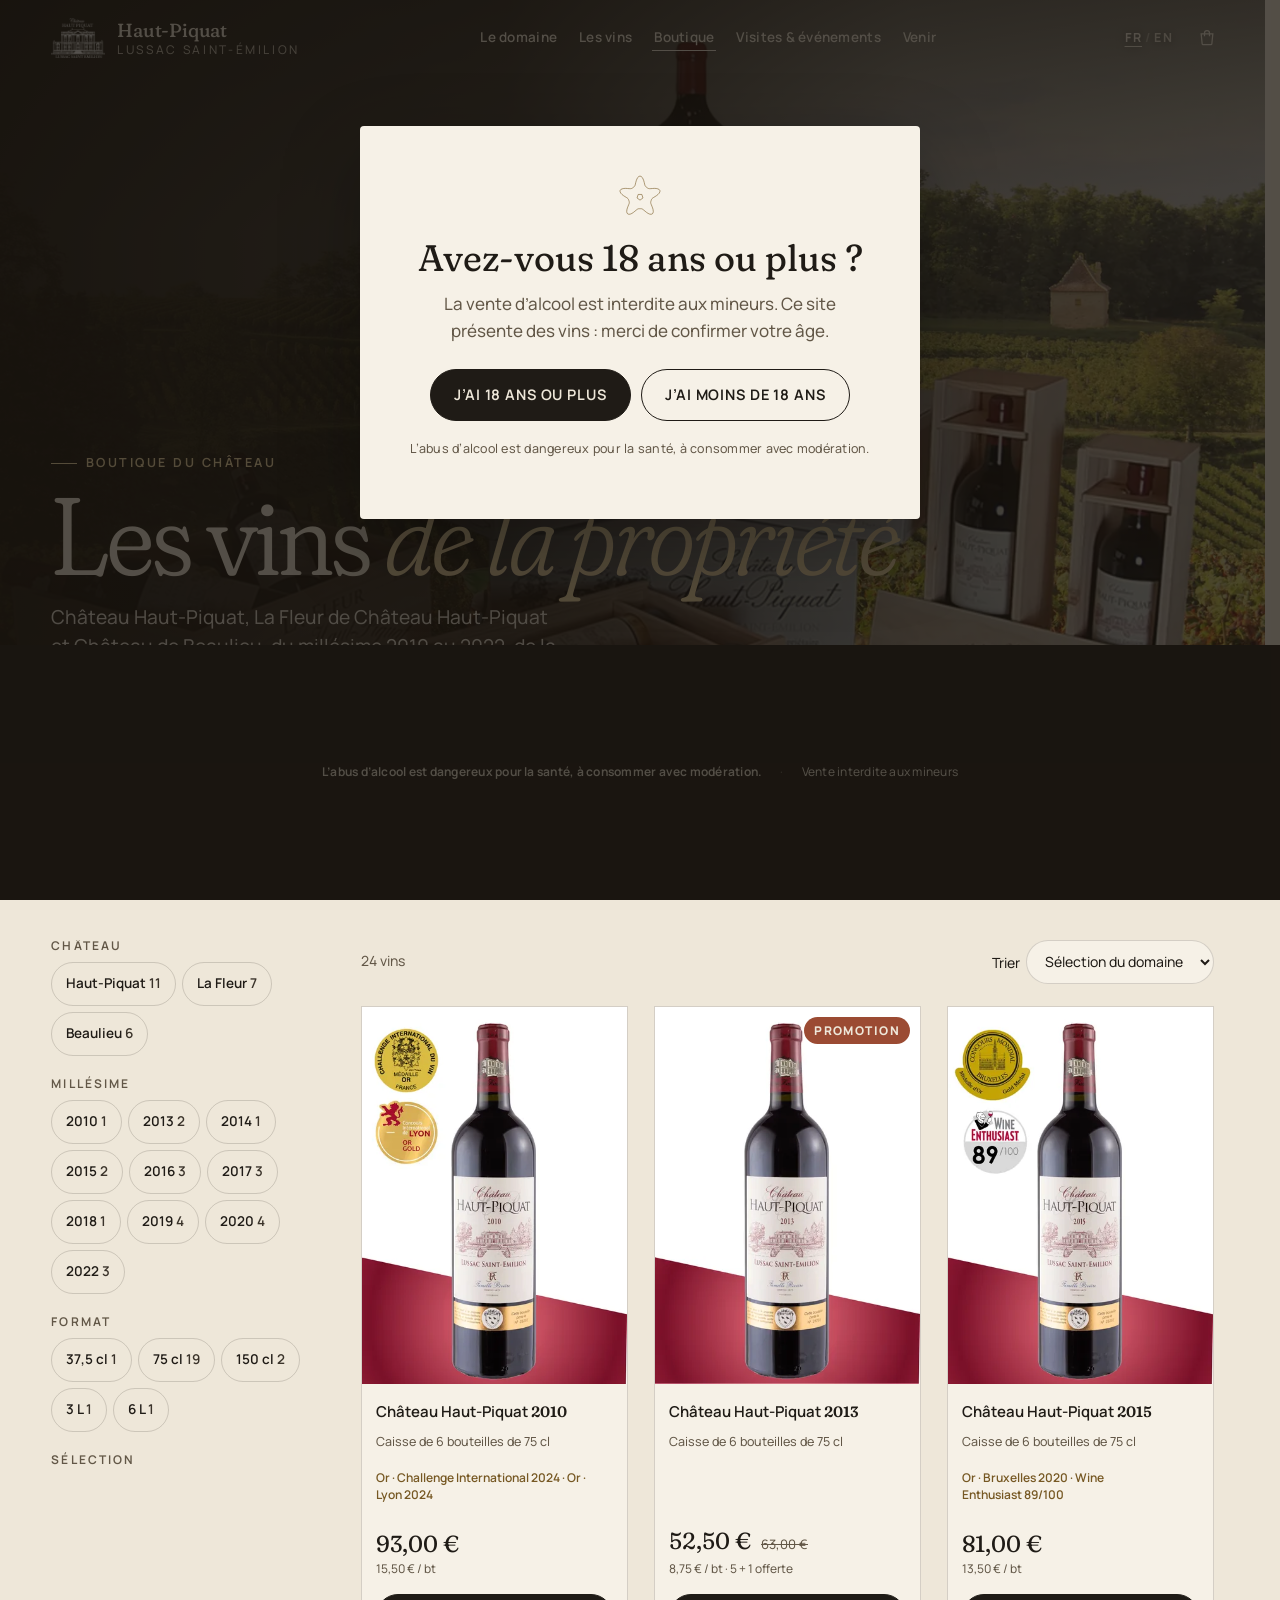
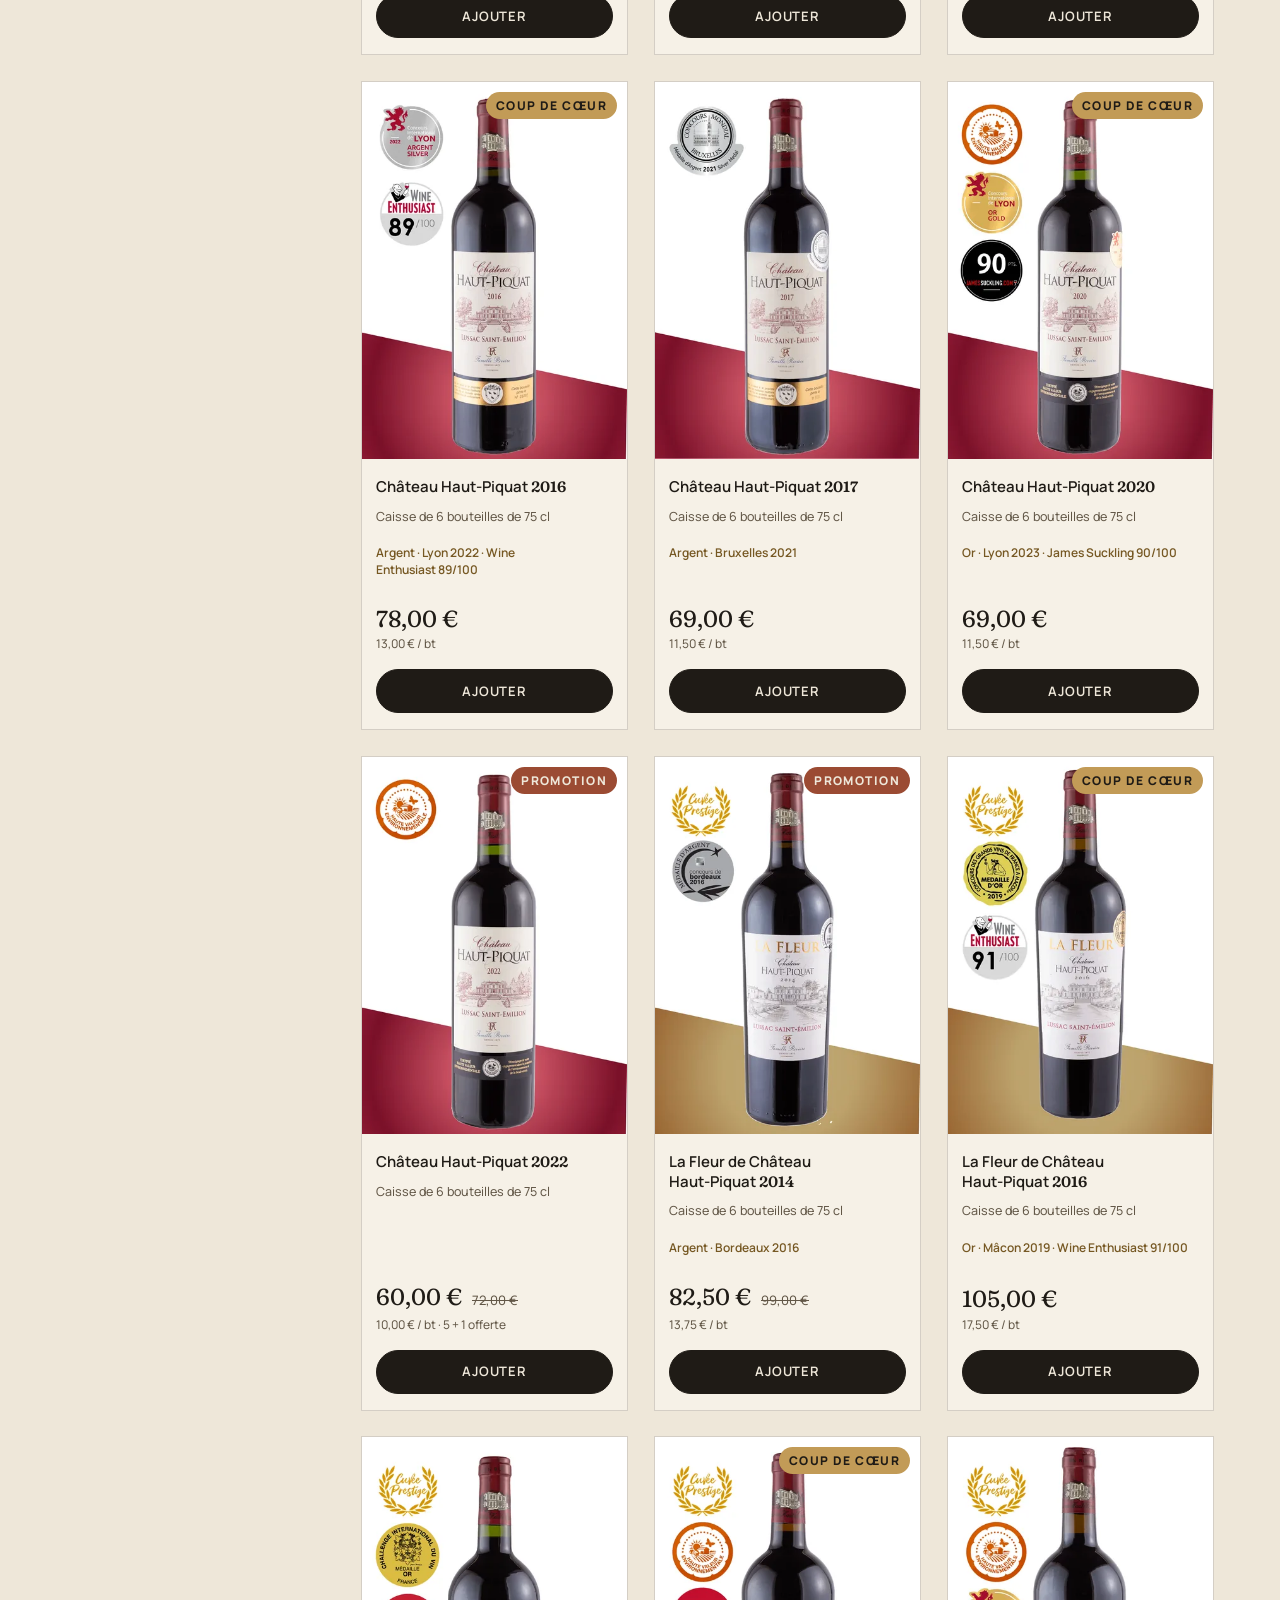
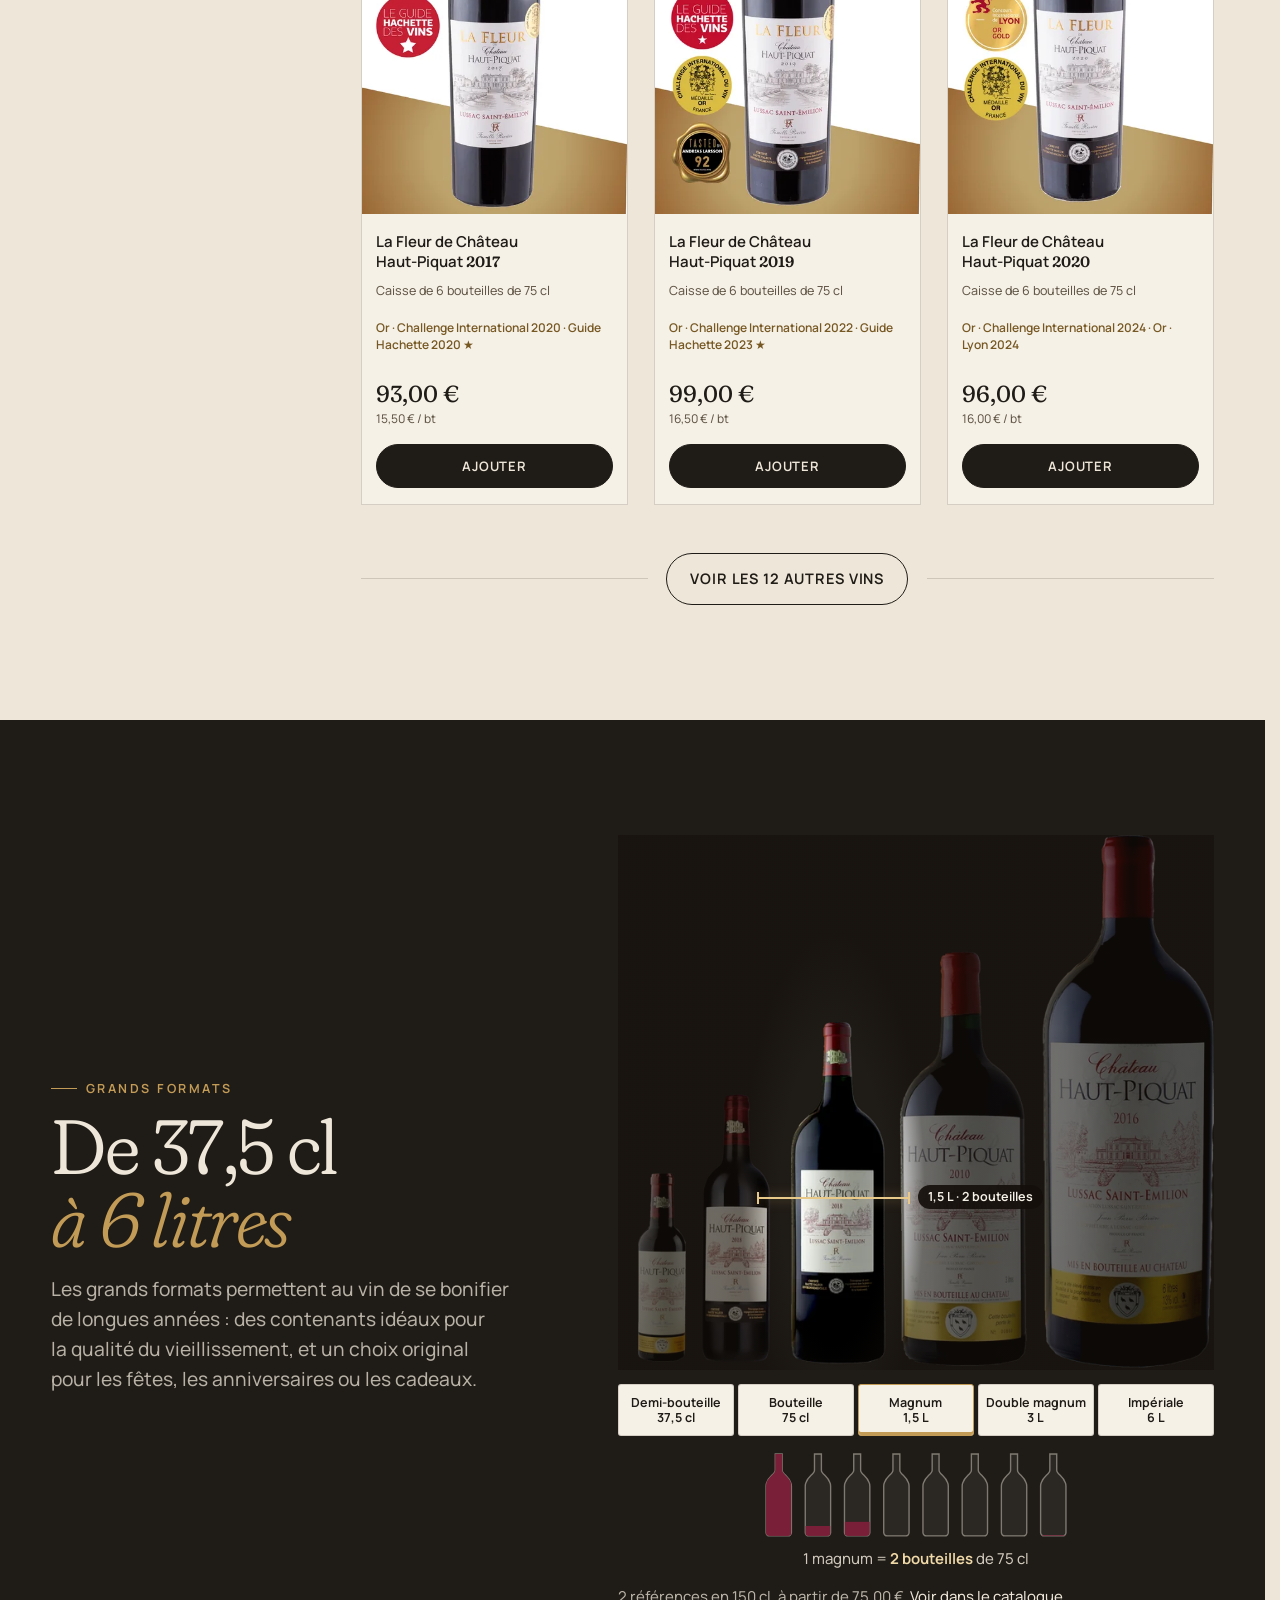
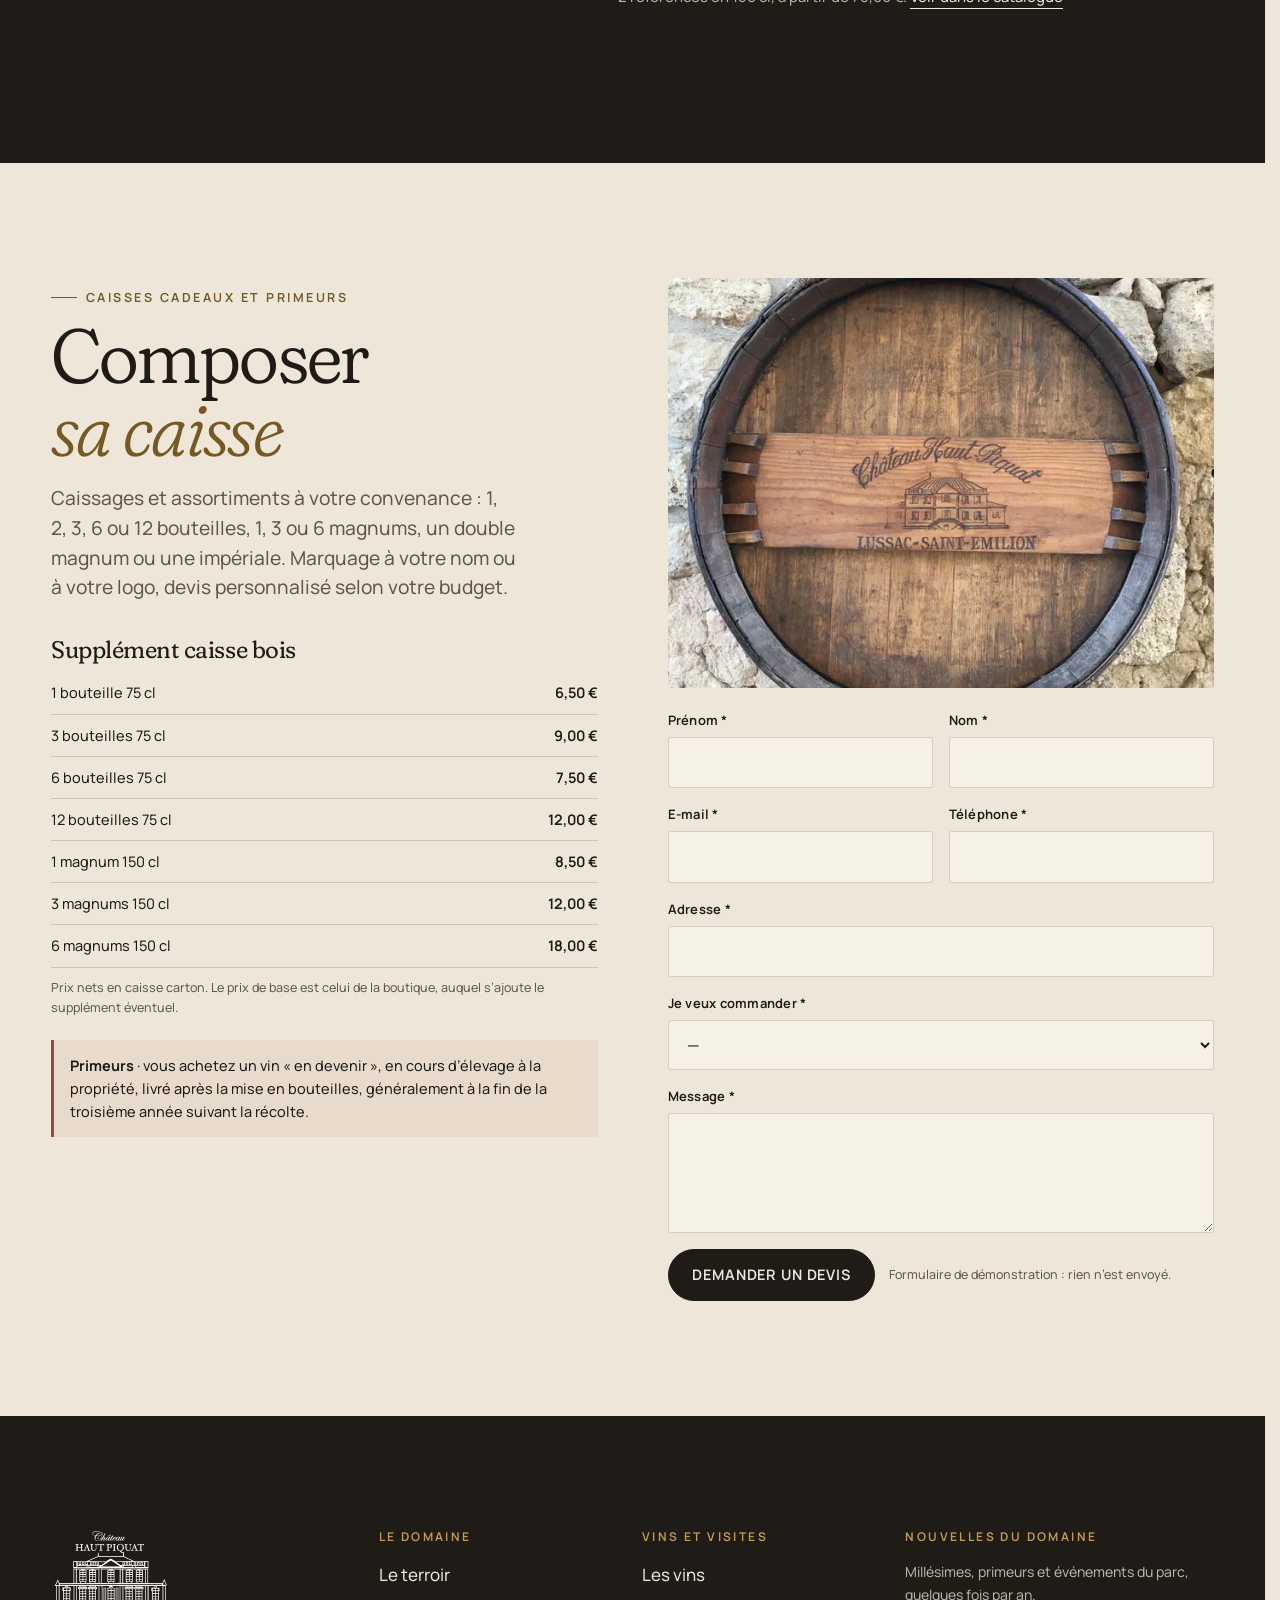
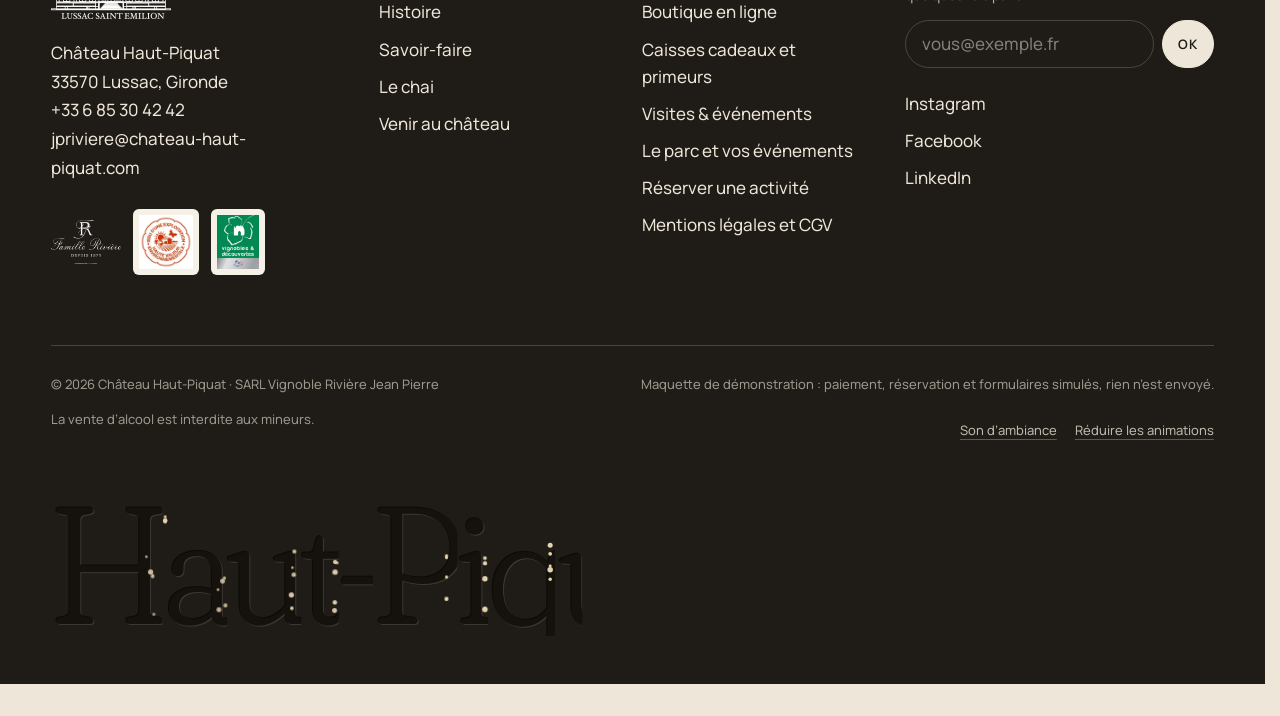
<file: boutique.html>
<!doctype html>
<html lang="fr" class="no-js">
<head>
<meta charset="utf-8">
<meta name="viewport" content="width=device-width, initial-scale=1, viewport-fit=cover">
<title>Boutique · Château Haut-Piquat</title>
<meta name="description" content="Les vins du Château Haut-Piquat, de La Fleur de Château Haut-Piquat et du Château de Beaulieu, du millésime 2010 au 2022, de la demi-bouteille à l&#x27;impériale.">
<meta name="robots" content="noindex, nofollow">
<meta name="theme-color" content="#EEE7D9">
<meta property="og:type" content="website">
<meta property="og:site_name" content="Château Haut-Piquat">
<meta property="og:locale" content="fr_FR">
<meta property="og:title" content="Boutique · Château Haut-Piquat">
<meta property="og:description" content="Les vins du Château Haut-Piquat, de La Fleur de Château Haut-Piquat et du Château de Beaulieu, du millésime 2010 au 2022, de la demi-bouteille à l&#x27;impériale.">
<meta property="og:url" content="https://chateau-haut-piquat-maquette.vercel.app/boutique">
<meta property="og:image" content="https://chateau-haut-piquat-maquette.vercel.app/assets/img/og/og-boutique.jpg">
<meta property="og:image:width" content="1200">
<meta property="og:image:height" content="630">
<meta property="og:image:alt" content="Caisses en bois du Château Haut-Piquat posées dans les vignes">
<meta name="twitter:card" content="summary_large_image">
<meta name="twitter:title" content="Boutique · Château Haut-Piquat">
<meta name="twitter:description" content="Les vins du Château Haut-Piquat, de La Fleur de Château Haut-Piquat et du Château de Beaulieu, du millésime 2010 au 2022, de la demi-bouteille à l&#x27;impériale.">
<meta name="twitter:image" content="https://chateau-haut-piquat-maquette.vercel.app/assets/img/og/og-boutique.jpg">
<link rel="icon" href="assets/img/favicon.svg" type="image/svg+xml">
<style>html{background:#EEE7D9}</style>
<link rel="preload" href="assets/fonts/fraunces-latin-full-normal.woff2" as="font" type="font/woff2" crossorigin>
<link rel="preload" href="assets/fonts/fraunces-latin-full-italic.woff2" as="font" type="font/woff2" crossorigin>
<link rel="preload" href="assets/fonts/manrope-latin-wght-normal.woff2" as="font" type="font/woff2" crossorigin>
<link rel="preload" as="image" href="assets/img/photos/caisses-bois-vignoble-1920.webp" imagesrcset="assets/img/photos/caisses-bois-vignoble-640.webp 640w, assets/img/photos/caisses-bois-vignoble-1024.webp 1024w, assets/img/photos/caisses-bois-vignoble-1440.webp 1440w, assets/img/photos/caisses-bois-vignoble-1920.webp 1920w, assets/img/photos/caisses-bois-vignoble-2074.webp 2074w" imagesizes="100vw" fetchpriority="high">
<link rel="stylesheet" href="assets/css/style.css?v=19">
<link rel="modulepreload" href="assets/js/main.js?v=19">
<script>(function(d){var h=d.documentElement;h.className=h.className.replace('no-js','js');try{var s=localStorage;var l=s.getItem('ahp-lang');if(l==='en'){h.lang='en';}if(matchMedia('(prefers-reduced-motion: reduce)').matches||s.getItem('ahp-calm')==='1'){h.classList.add('calm');}if(s.getItem('ahp-age')==='ok'){h.classList.add('age-ok');}if(sessionStorage.getItem('ahp-trans')==='1'||sessionStorage.getItem('ahp-seen')==='1'){h.classList.add('trans-in');}}catch(e){}setTimeout(function(){if(!window.__ahpReady){h.classList.add('calm');h.classList.remove('trans-in');}},4500);})(document);</script>
</head>
<body data-page="boutique">
<svg width="0" height="0" style="position:absolute" aria-hidden="true" focusable="false"><defs>
<symbol id="ast" viewBox="-55 -55 110 110"><path d="M0.0 -50.0L2.8 -49.1L5.4 -46.7L7.4 -43.0L9.0 -38.8L10.2 -34.6L11.0 -30.9L11.8 -28.0L12.8 -26.0L13.9 -24.6L15.1 -23.6L16.5 -22.7L17.7 -21.7L19.1 -20.8L20.7 -20.2L23.0 -19.9L26.0 -20.0L29.7 -20.3L34.1 -20.6L38.6 -20.4L42.7 -19.5L45.9 -17.9L47.6 -15.5L47.6 -12.5L46.0 -9.3L43.2 -6.2L39.7 -3.4L36.0 -1.0L32.8 0.9L30.3 2.6L28.6 4.1L27.7 5.6L27.1 7.1L26.6 8.7L26.1 10.2L25.7 11.7L25.6 13.5L26.0 15.7L27.1 18.5L28.5 22.0L30.1 26.1L31.3 30.4L31.8 34.6L31.1 38.1L29.4 40.5L26.6 41.4L23.1 40.9L19.3 39.2L15.5 36.7L12.1 33.9L9.2 31.5L6.9 29.6L4.9 28.5L3.2 28.0L1.6 28.0L0.0 28.0L-1.6 28.0L-3.2 28.0L-4.9 28.5L-6.9 29.6L-9.2 31.5L-12.1 33.9L-15.5 36.7L-19.3 39.2L-23.1 40.9L-26.6 41.4L-29.4 40.5L-31.1 38.1L-31.8 34.6L-31.3 30.4L-30.1 26.1L-28.5 22.0L-27.1 18.5L-26.0 15.7L-25.6 13.5L-25.7 11.7L-26.1 10.2L-26.6 8.7L-27.1 7.1L-27.7 5.6L-28.6 4.1L-30.3 2.6L-32.8 0.9L-36.0 -1.0L-39.7 -3.4L-43.2 -6.2L-46.0 -9.3L-47.6 -12.5L-47.6 -15.5L-45.9 -17.9L-42.7 -19.5L-38.6 -20.4L-34.1 -20.6L-29.7 -20.3L-26.0 -20.0L-23.0 -19.9L-20.7 -20.2L-19.1 -20.8L-17.7 -21.7L-16.5 -22.7L-15.1 -23.6L-13.9 -24.6L-12.8 -26.0L-11.8 -28.0L-11.0 -30.9L-10.2 -34.6L-9.0 -38.8L-7.4 -43.0L-5.4 -46.7L-2.8 -49.1Z"/><path d="M4.4 -6.1L7.1 2.3L0.0 7.5L-7.1 2.3L-4.4 -6.1Z"/></symbol>
<symbol id="i-sound" viewBox="0 0 24 24"><path d="M4 9v6h4l5 4V5L8 9H4z"/><path class="wave" d="M16.5 8.5a5 5 0 0 1 0 7M19 6a8.5 8.5 0 0 1 0 12"/></symbol>
<symbol id="i-calm" viewBox="0 0 24 24"><circle cx="12" cy="12" r="8.5"/><path d="M10 8.5v7M14 8.5v7"/></symbol>
<symbol id="i-cart" viewBox="0 0 24 24"><path d="M5 7h14l-1.2 12.2a1 1 0 0 1-1 .8H7.2a1 1 0 0 1-1-.8L5 7z"/><path d="M9 10V6a3 3 0 0 1 6 0v4"/></symbol>
<symbol id="i-menu" viewBox="0 0 24 24"><path d="M3 8h18M3 16h18"/></symbol>
<symbol id="i-close" viewBox="0 0 24 24"><path d="M5 5l14 14M19 5L5 19"/></symbol>
<symbol id="i-car" viewBox="0 0 40 40"><path d="M7 25h26v5H7zM10 25l3-8h14l3 8" fill="none" stroke="currentColor" stroke-width="1.5"/><circle cx="13" cy="30" r="2.5" fill="none" stroke="currentColor" stroke-width="1.5"/><circle cx="27" cy="30" r="2.5" fill="none" stroke="currentColor" stroke-width="1.5"/></symbol>
<symbol id="i-van" viewBox="0 0 40 40"><path d="M5 12h20l6 6h4v10H5z" fill="none" stroke="currentColor" stroke-width="1.5"/><circle cx="12" cy="28" r="2.5" fill="none" stroke="currentColor" stroke-width="1.5"/><circle cx="29" cy="28" r="2.5" fill="none" stroke="currentColor" stroke-width="1.5"/><path d="M9 16h6v5H9z" fill="none" stroke="currentColor" stroke-width="1.5"/></symbol>
<symbol id="i-heli" viewBox="0 0 40 40"><circle cx="20" cy="20" r="15" fill="none" stroke="currentColor" stroke-width="1.5"/><path d="M14 12v16M26 12v16M14 20h12" fill="none" stroke="currentColor" stroke-width="2"/></symbol>
<symbol id="i-medal" viewBox="0 0 24 24"><circle cx="12" cy="12" r="9.5"/><circle cx="12" cy="12" r="6"/></symbol>
</defs></svg>
<a class="skip" href="#contenu"><span lang="fr">Aller au contenu</span><span lang="en">Skip to content</span></a>
<div class="loader" data-loader aria-hidden="true">
  <svg viewBox="-60 -60 120 120"><path class="ast" d="M0.0 -50.0L2.8 -49.1L5.4 -46.7L7.4 -43.0L9.0 -38.8L10.2 -34.6L11.0 -30.9L11.8 -28.0L12.8 -26.0L13.9 -24.6L15.1 -23.6L16.5 -22.7L17.7 -21.7L19.1 -20.8L20.7 -20.2L23.0 -19.9L26.0 -20.0L29.7 -20.3L34.1 -20.6L38.6 -20.4L42.7 -19.5L45.9 -17.9L47.6 -15.5L47.6 -12.5L46.0 -9.3L43.2 -6.2L39.7 -3.4L36.0 -1.0L32.8 0.9L30.3 2.6L28.6 4.1L27.7 5.6L27.1 7.1L26.6 8.7L26.1 10.2L25.7 11.7L25.6 13.5L26.0 15.7L27.1 18.5L28.5 22.0L30.1 26.1L31.3 30.4L31.8 34.6L31.1 38.1L29.4 40.5L26.6 41.4L23.1 40.9L19.3 39.2L15.5 36.7L12.1 33.9L9.2 31.5L6.9 29.6L4.9 28.5L3.2 28.0L1.6 28.0L0.0 28.0L-1.6 28.0L-3.2 28.0L-4.9 28.5L-6.9 29.6L-9.2 31.5L-12.1 33.9L-15.5 36.7L-19.3 39.2L-23.1 40.9L-26.6 41.4L-29.4 40.5L-31.1 38.1L-31.8 34.6L-31.3 30.4L-30.1 26.1L-28.5 22.0L-27.1 18.5L-26.0 15.7L-25.6 13.5L-25.7 11.7L-26.1 10.2L-26.6 8.7L-27.1 7.1L-27.7 5.6L-28.6 4.1L-30.3 2.6L-32.8 0.9L-36.0 -1.0L-39.7 -3.4L-43.2 -6.2L-46.0 -9.3L-47.6 -12.5L-47.6 -15.5L-45.9 -17.9L-42.7 -19.5L-38.6 -20.4L-34.1 -20.6L-29.7 -20.3L-26.0 -20.0L-23.0 -19.9L-20.7 -20.2L-19.1 -20.8L-17.7 -21.7L-16.5 -22.7L-15.1 -23.6L-13.9 -24.6L-12.8 -26.0L-11.8 -28.0L-11.0 -30.9L-10.2 -34.6L-9.0 -38.8L-7.4 -43.0L-5.4 -46.7L-2.8 -49.1Z" data-ast-path/><path class="ast" d="M4.4 -6.1L7.1 2.3L0.0 7.5L-7.1 2.3L-4.4 -6.1Z" data-ast-hole/></svg>
  <span class="loader__count" data-loader-count>Lussac · 1972</span>
</div>
<div class="ptrans" aria-hidden="true"><span></span><span></span><span></span></div>
<header class="hdr is-over-dark" data-hdr>
  <a class="hdr__brand" href="index.html" aria-label="Château Haut-Piquat, accueil" data-aria-en="Château Haut-Piquat, home">
    <img src="assets/img/logos/logo-chateau-encre-240.webp" width="240" height="175" alt="">
    <span class="hdr__name">Haut-Piquat<small>Lussac Saint-Émilion</small></span>
  </a>
  <nav class="hdr__nav" aria-label="Navigation principale" data-aria-en="Main navigation"><a href="domaine.html"><span lang="fr">Le domaine</span><span lang="en">The estate</span></a><a href="vins.html"><span lang="fr">Les vins</span><span lang="en">The wines</span></a><a href="boutique.html" aria-current="page"><span lang="fr">Boutique</span><span lang="en">Shop</span></a><a href="oenotourisme.html"><span lang="fr">Visites & événements</span><span lang="en">Visits & events</span></a><a href="oenotourisme.html#acces"><span lang="fr">Venir</span><span lang="en">Visit us</span></a></nav>
  <div class="hdr__tools">
    <button class="tool tool--lang" type="button" data-lang-toggle aria-label="English version" data-aria-en="Version française"><span class="l-fr" aria-hidden="true">FR</span><span class="l-sep" aria-hidden="true">/</span><span class="l-en" aria-hidden="true">EN</span></button>
    <a class="hdr__cta magnetic" href="oenotourisme.html#reserver"><span lang="fr">Réserver</span><span lang="en">Book</span></a>
    <button class="tool tool--cart" type="button" data-cart-open aria-label="Ouvrir le panier" data-aria-en="Open cart" data-tip="Panier" data-tip-en="Cart"><svg><use href="#i-cart"/></svg><span class="cart-count" data-cart-count></span></button>
    <button class="tool tool--menu" type="button" data-menu aria-expanded="false" aria-controls="mmenu" aria-label="Menu"><svg><use href="#i-menu"/></svg></button>
  </div>
</header>
<div class="mmenu" id="mmenu" data-mmenu aria-hidden="true">
  <nav aria-label="Navigation mobile" data-aria-en="Mobile navigation"><a href="domaine.html"><span class="n">01</span><span lang="fr">Le domaine</span><span lang="en">The estate</span></a><a href="vins.html"><span class="n">02</span><span lang="fr">Les vins</span><span lang="en">The wines</span></a><a href="boutique.html"><span class="n">03</span><span lang="fr">Boutique</span><span lang="en">Shop</span></a><a href="oenotourisme.html"><span class="n">04</span><span lang="fr">Visites & événements</span><span lang="en">Visits & events</span></a><a href="oenotourisme.html#acces"><span class="n">05</span><span lang="fr">Venir</span><span lang="en">Visit us</span></a></nav>
  <div>
    <div class="mmenu__ctas"><a class="btn btn--light" href="oenotourisme.html#reserver"><span lang="fr">Réserver une visite</span><span lang="en">Book a visit</span></a><a class="btn btn--ghost" href="boutique.html"><span lang="fr">Boutique en ligne</span><span lang="en">Online shop</span></a></div>
    <div class="mmenu__tools">
      <button class="tool" type="button" data-sound aria-pressed="false"><span lang="fr">Son d’ambiance</span><span lang="en">Ambient sound</span></button>
      <button class="tool" type="button" data-calm-toggle><span lang="fr">Réduire les animations</span><span lang="en">Reduce motion</span></button>
    </div>
    <p class="mmenu__foot">Château Haut-Piquat · 33570 Lussac · <a href="tel:+33685304242">+33 6 85 30 42 42</a></p>
  </div>
</div>
<main id="contenu">

<section class="phero" data-phero aria-labelledby="shop-title">
  <img class="cover" src="assets/img/photos/caisses-bois-vignoble-1024.webp" srcset="assets/img/photos/caisses-bois-vignoble-640.webp 640w, assets/img/photos/caisses-bois-vignoble-1024.webp 1024w, assets/img/photos/caisses-bois-vignoble-1440.webp 1440w, assets/img/photos/caisses-bois-vignoble-1920.webp 1920w, assets/img/photos/caisses-bois-vignoble-2074.webp 2074w" sizes="100vw" width="2074" height="1383" alt="Caisses en bois du domaine et grandes bouteilles posées dans les vignes" data-alt-en="The estate&#x27;s wooden cases and large bottles set among the vines" loading="eager" decoding="async" fetchpriority="high" data-parallax-img>
  <div class="phero__shade" aria-hidden="true"></div>
  <div class="phero__content">
    <p class="kicker"><span lang="fr">Boutique du château</span><span lang="en">The château shop</span></p>
    <h1 class="h1" id="shop-title" data-hero-title><span lang="fr">Les vins <em>de la propriété</em></span><span lang="en">Wines <em>from the estate</em></span></h1>
    <p class="lead"><span lang="fr">Château Haut-Piquat, La Fleur de Château Haut-Piquat et Château de Beaulieu, du millésime 2010 au 2022, de la demi-bouteille à l’impériale, en vente directe du château.</span><span lang="en">Château Haut-Piquat, La Fleur de Château Haut-Piquat and Château de Beaulieu, from the 2010 to the 2022 vintage, from half bottles to the 6-litre Impériale, sold direct from the château.</span></p>
  </div>
</section>
<div class="shipstrip" aria-label="Conditions de livraison" data-aria-en="Delivery terms"><div class="shipstrip__in"><span><svg class="ast" aria-hidden="true"><use href="#ast"/></svg><span lang="fr">Port offert dès 350 € en France métropolitaine</span><span lang="en">Free delivery from €350 in mainland France</span></span><span><svg class="ast" aria-hidden="true"><use href="#ast"/></svg><span lang="fr">35 € de port en dessous, commande minimum 105 €</span><span lang="en">€35 delivery below that, €105 minimum order</span></span><span><svg class="ast" aria-hidden="true"><use href="#ast"/></svg><span lang="fr">Livraison sous une dizaine de jours ouvrés</span><span lang="en">Delivery within about ten working days</span></span><span><svg class="ast" aria-hidden="true"><use href="#ast"/></svg><span lang="fr">Caisse bois sur demande</span><span lang="en">Wooden case on request</span></span><span><svg class="ast" aria-hidden="true"><use href="#ast"/></svg><span lang="fr">Corse, DOM-TOM, étranger&nbsp;: nous consulter</span><span lang="en">Corsica, overseas, abroad: please ask</span></span><span><svg class="ast" aria-hidden="true"><use href="#ast"/></svg><span lang="fr">Visa, Mastercard, PayPal, chèque ou virement</span><span lang="en">Visa, Mastercard, PayPal, cheque or bank transfer</span></span><span><svg class="ast" aria-hidden="true"><use href="#ast"/></svg><span lang="fr">Port offert dès 350 € en France métropolitaine</span><span lang="en">Free delivery from €350 in mainland France</span></span><span><svg class="ast" aria-hidden="true"><use href="#ast"/></svg><span lang="fr">35 € de port en dessous, commande minimum 105 €</span><span lang="en">€35 delivery below that, €105 minimum order</span></span><span><svg class="ast" aria-hidden="true"><use href="#ast"/></svg><span lang="fr">Livraison sous une dizaine de jours ouvrés</span><span lang="en">Delivery within about ten working days</span></span><span><svg class="ast" aria-hidden="true"><use href="#ast"/></svg><span lang="fr">Caisse bois sur demande</span><span lang="en">Wooden case on request</span></span><span><svg class="ast" aria-hidden="true"><use href="#ast"/></svg><span lang="fr">Corse, DOM-TOM, étranger&nbsp;: nous consulter</span><span lang="en">Corsica, overseas, abroad: please ask</span></span><span><svg class="ast" aria-hidden="true"><use href="#ast"/></svg><span lang="fr">Visa, Mastercard, PayPal, chèque ou virement</span><span lang="en">Visa, Mastercard, PayPal, cheque or bank transfer</span></span></div></div>

<section class="section wrap" aria-labelledby="cat-title">
  <h2 class="sr-only" id="cat-title"><span lang="fr">Catalogue</span><span lang="en">Catalogue</span></h2>
  <div class="shop">
    <aside class="filters" aria-label="Filtres" data-aria-en="Filters">
      <button class="btn btn--ghost btn--sm filters__toggle" type="button" data-filters-toggle aria-expanded="false"><span lang="fr">Filtrer</span><span lang="en">Filter</span> <span data-filter-count></span></button>
      <div class="filters__panel" data-filters></div>
    </aside>
    <div>
      <div class="shop__bar">
        <p class="small muted" style="margin:0" data-result-count aria-live="polite"></p>
        <label class="small"><span lang="fr">Trier</span><span lang="en">Sort</span>&nbsp;
          <select data-sort>
            <option value="default" data-text-en="Estate selection">Sélection du domaine</option>
            <option value="price-asc" data-text-en="Price, low to high">Prix croissant</option>
            <option value="price-desc" data-text-en="Price, high to low">Prix décroissant</option>
            <option value="vintage-desc" data-text-en="Newest vintage">Millésime récent</option>
            <option value="vintage-asc" data-text-en="Oldest vintage">Millésime ancien</option>
          </select>
        </label>
      </div>
      <div class="pgrid" data-pgrid></div>
      <noscript><p class="lead"><span lang="fr">La boutique s’affiche avec JavaScript. Pour commander, appelez le</span><span lang="en">The shop needs JavaScript. To order, call</span> <a class="link" href="tel:+33685304242">+33 6 85 30 42 42</a> <span lang="fr">ou écrivez à</span><span lang="en">or write to</span> <a class="link" href="mailto:jpriviere@chateau-haut-piquat.com"><span class="nw">jpriviere@</span><wbr><span class="nw">chateau-haut-piquat.com</span></a>.</p></noscript>
    </div>
  </div>
</section>

<section class="section formats is-dark" id="formats" aria-labelledby="fmt-title">
  <div class="wrap formats__grid">
    <div>
      <p class="kicker"><span lang="fr">Grands formats</span><span lang="en">Large formats</span></p>
      <h2 class="h2" id="fmt-title" data-split><span lang="fr">De 37,5 cl <em>à 6 litres</em></span><span lang="en">From 37.5 cl <em>to 6 litres</em></span></h2>
      <p class="lead muted" style="margin-top:18px"><span lang="fr">Les grands formats permettent au vin de se bonifier de longues années&nbsp;: des contenants idéaux pour la qualité du vieillissement, et un choix original pour les fêtes, les anniversaires ou les cadeaux.</span><span lang="en">Large formats let wine improve for many years: ideal containers for quality ageing, and an original choice for celebrations, birthdays or gifts.</span></p>
    </div>
    <div class="formats__img" data-formats>
      <img src="assets/img/vins/gamme-formats-1200.webp" srcset="assets/img/vins/gamme-formats-360.webp 360w, assets/img/vins/gamme-formats-720.webp 720w, assets/img/vins/gamme-formats-1200.webp 1200w" sizes="(min-width:1000px) 50vw, 100vw" width="1920" height="1832" alt="Gamme des formats du Château Haut-Piquat, de la demi-bouteille à l&#x27;impériale" data-alt-en="Château Haut-Piquat formats, from half bottle to Impériale" loading="lazy" decoding="async">
      <div class="formats__ruler" role="group" aria-label="Formats" data-ruler></div>
      <p class="formats__info muted" data-formats-info aria-live="polite"></p>
    </div>
  </div>
</section>

<section class="section wrap" id="cadeaux" aria-labelledby="gift-title">
  <div class="gifts__grid">
    <div>
      <p class="kicker"><span lang="fr">Caisses cadeaux et primeurs</span><span lang="en">Gift cases and en primeur</span></p>
      <h2 class="h2" id="gift-title" data-split><span lang="fr">Composer <em>sa caisse</em></span><span lang="en">Build <em>your case</em></span></h2>
      <p class="lead muted" style="margin-top:18px"><span lang="fr">Caissages et assortiments à votre convenance&nbsp;: 1, 2, 3, 6 ou 12 bouteilles, 1, 3 ou 6 magnums, un double magnum ou une impériale. Marquage à votre nom ou à votre logo, devis personnalisé selon votre budget.</span><span lang="en">Cases and assortments as you wish: 1, 2, 3, 6 or 12 bottles, 1, 3 or 6 magnums, a double magnum or an Impériale. Personalised with your name or logo, custom quote to suit your budget.</span></p>
      <h3 class="h3" style="margin:34px 0 8px;font-size:1.5rem"><span lang="fr">Supplément caisse bois</span><span lang="en">Wooden case supplement</span></h3>
      <table class="woodtable"><tbody>
        <tr><td><span lang="fr">1 bouteille 75 cl</span><span lang="en">1 × 75 cl bottle</span></td><td>6,50 €</td></tr>
        <tr><td><span lang="fr">3 bouteilles 75 cl</span><span lang="en">3 × 75 cl bottles</span></td><td>9,00 €</td></tr>
        <tr><td><span lang="fr">6 bouteilles 75 cl</span><span lang="en">6 × 75 cl bottles</span></td><td>7,50 €</td></tr>
        <tr><td><span lang="fr">12 bouteilles 75 cl</span><span lang="en">12 × 75 cl bottles</span></td><td>12,00 €</td></tr>
        <tr><td><span lang="fr">1 magnum 150 cl</span><span lang="en">1 × 150 cl magnum</span></td><td>8,50 €</td></tr>
        <tr><td><span lang="fr">3 magnums 150 cl</span><span lang="en">3 × 150 cl magnums</span></td><td>12,00 €</td></tr>
        <tr><td><span lang="fr">6 magnums 150 cl</span><span lang="en">6 × 150 cl magnums</span></td><td>18,00 €</td></tr>
      </tbody></table>
      <p class="form-note" style="margin-top:10px"><span lang="fr">Prix nets en caisse carton. Le prix de base est celui de la boutique, auquel s’ajoute le supplément éventuel.</span><span lang="en">Net prices in cardboard cases. The base price is the shop price, plus any supplement.</span></p>
      <div class="flag" style="margin-top:22px"><b><span lang="fr">Primeurs</span><span lang="en">En primeur</span></b> · <span lang="fr">vous achetez un vin «&nbsp;en devenir&nbsp;», en cours d’élevage à la propriété, livré après la mise en bouteilles, généralement à la fin de la troisième année suivant la récolte.</span><span lang="en">you buy a wine “in the making”, still ageing at the estate, delivered after bottling, usually at the end of the third year after the harvest.</span></div>
    </div>
    <div>
      <div class="frame" style="aspect-ratio:4/3;margin-bottom:22px"><img src="assets/img/photos/fond-barrique-mur-calcaire-1024.webp" srcset="assets/img/photos/fond-barrique-mur-calcaire-640.webp 640w, assets/img/photos/fond-barrique-mur-calcaire-1024.webp 1024w, assets/img/photos/fond-barrique-mur-calcaire-1440.webp 1440w, assets/img/photos/fond-barrique-mur-calcaire-1920.webp 1920w, assets/img/photos/fond-barrique-mur-calcaire-2560.webp 2560w" sizes="(min-width:1000px) 45vw, 100vw" width="3024" height="4032" alt="Fond de barrique gravé Château Haut-Piquat accroché à un mur de calcaire" data-alt-en="Barrel head engraved Château Haut-Piquat on a limestone wall" loading="lazy" decoding="async"></div>
      <form class="form-grid two" data-fake-form="cadeaux">
        <div class="field"><label for="g-fn"><span lang="fr">Prénom</span><span lang="en">First name</span> *</label><input id="g-fn" required autocomplete="given-name"></div>
        <div class="field"><label for="g-ln"><span lang="fr">Nom</span><span lang="en">Last name</span> *</label><input id="g-ln" required autocomplete="family-name"></div>
        <div class="field"><label for="g-em">E-mail *</label><input id="g-em" type="email" required autocomplete="email"></div>
        <div class="field"><label for="g-tel"><span lang="fr">Téléphone</span><span lang="en">Phone</span> *</label><input id="g-tel" type="tel" required autocomplete="tel"></div>
        <div class="field" style="grid-column:1/-1"><label for="g-ad"><span lang="fr">Adresse</span><span lang="en">Address</span> *</label><input id="g-ad" required autocomplete="street-address"></div>
        <div class="field" style="grid-column:1/-1"><label for="g-what"><span lang="fr">Je veux commander</span><span lang="en">I would like to order</span> *</label><select id="g-what" required><option value="">—</option><option data-text-en="En primeur wine">Des primeurs</option><option data-text-en="A gift case">Une caisse cadeau</option><option data-text-en="Personalised marking">Un marquage à mon nom ou logo</option></select></div>
        <div class="field" style="grid-column:1/-1"><label for="g-msg">Message *</label><textarea id="g-msg" required></textarea></div>
        <div style="grid-column:1/-1;display:flex;flex-wrap:wrap;gap:14px;align-items:center"><button class="btn magnetic" type="submit"><span lang="fr">Demander un devis</span><span lang="en">Request a quote</span></button><span class="form-note"><span lang="fr">Formulaire de démonstration&nbsp;: rien n’est envoyé.</span><span lang="en">Demo form: nothing is sent.</span></span></div>
      </form>
    </div>
  </div>
</section>

</main>
<footer class="ftr is-dark">
  <div class="wrap">
    <div class="ftr__top">
      <div class="ftr__brand">
        <img src="assets/img/logos/logo-chateau-encre-480.webp" width="480" height="350" alt="Château Haut-Piquat, Lussac Saint-Émilion" loading="lazy">
        <address>Château Haut-Piquat<br>33570 Lussac, Gironde<br><a href="tel:+33685304242">+33 6 85 30 42 42</a><br><a href="mailto:jpriviere@chateau-haut-piquat.com">jpriviere@chateau-haut-piquat.com</a></address>
        <div class="ftr__labels">
          <img class="riviere" src="assets/img/logos/logo-famille-riviere-480.webp" width="480" height="303" alt="Famille Rivière, depuis 1875" loading="lazy">
          <img src="assets/img/logos/label-hve-240.webp" width="240" height="240" alt="Issu d’une exploitation Haute Valeur Environnementale" data-alt-en="From a High Environmental Value certified farm" loading="lazy">
          <img src="assets/img/logos/label-vignobles-decouvertes-240.webp" width="240" height="307" alt="Label Vignobles &amp; Découvertes" data-alt-en="Vignobles &amp; Découvertes label" loading="lazy">
        </div>
      </div>
      <div>
        <h2 class="ftr__h"><span lang="fr">Le domaine</span><span lang="en">The estate</span></h2>
        <ul>
          <li><a href="index.html#terroir"><span lang="fr">Le terroir</span><span lang="en">Terroir</span></a></li>
          <li><a href="domaine.html#histoire"><span lang="fr">Histoire</span><span lang="en">History</span></a></li>
          <li><a href="domaine.html#savoir-faire"><span lang="fr">Savoir-faire</span><span lang="en">Craft</span></a></li>
          <li><a href="domaine.html#chai"><span lang="fr">Le chai</span><span lang="en">The cellar</span></a></li>
          <li><a href="oenotourisme.html#acces"><span lang="fr">Venir au château</span><span lang="en">Getting here</span></a></li>
        </ul>
      </div>
      <div>
        <h2 class="ftr__h"><span lang="fr">Vins et visites</span><span lang="en">Wines and visits</span></h2>
        <ul>
          <li><a href="vins.html"><span lang="fr">Les vins</span><span lang="en">The wines</span></a></li>
          <li><a href="boutique.html"><span lang="fr">Boutique en ligne</span><span lang="en">Online shop</span></a></li>
          <li><a href="boutique.html#cadeaux"><span lang="fr">Caisses cadeaux et primeurs</span><span lang="en">Gift cases and en primeur</span></a></li>
          <li><a href="oenotourisme.html"><span lang="fr">Visites & événements</span><span lang="en">Visits & events</span></a></li>
          <li><a href="oenotourisme.html#parc"><span lang="fr">Le parc et vos événements</span><span lang="en">The park and your events</span></a></li>
          <li><a href="oenotourisme.html#reserver"><span lang="fr">Réserver une activité</span><span lang="en">Book an activity</span></a></li>
          <li><a href="informations.html"><span lang="fr">Mentions légales et CGV</span><span lang="en">Legal notice and terms</span></a></li>
        </ul>
      </div>
      <div>
        <h2 class="ftr__h"><span lang="fr">Nouvelles du domaine</span><span lang="en">News from the estate</span></h2>
        <p class="small muted"><span lang="fr">Millésimes, primeurs et événements du parc, quelques fois par an.</span><span lang="en">Vintages, en primeur offers and park events, a few times a year.</span></p>
        <form class="news" data-fake-form="news">
          <label class="sr-only" for="news-mail"><span lang="fr">Votre adresse e-mail</span><span lang="en">Your email address</span></label>
          <input id="news-mail" type="email" required placeholder="vous@exemple.fr" autocomplete="email">
          <button class="btn btn--light btn--sm" type="submit">OK</button>
        </form>
        <ul style="margin-top:22px">
          <li><a href="https://www.instagram.com/chateauhautpiquat/" rel="noopener" target="_blank">Instagram</a></li>
          <li><a href="https://www.facebook.com/chateauhautpiquat" rel="noopener" target="_blank">Facebook</a></li>
          <li><a href="https://www.linkedin.com/company/chateau-haut-piquat/" rel="noopener" target="_blank">LinkedIn</a></li>
        </ul>
      </div>
    </div>
    <div class="ftr__bottom">
      <span>© 2026 Château Haut-Piquat · SARL Vignoble Rivière Jean&nbsp;Pierre</span>
      <span><span lang="fr">Maquette de démonstration&nbsp;: paiement, réservation et formulaires simulés, rien n’est envoyé.</span><span lang="en">Demonstration mock-up: payment, booking and forms are simulated, nothing is sent.</span></span>
      <span><span lang="fr">La vente d’alcool est interdite aux mineurs.</span><span lang="en">The sale of alcohol to minors is prohibited.</span></span>
      <span class="ftr__tools"><button class="ftr__tool" type="button" data-sound aria-pressed="false"><span lang="fr">Son d’ambiance</span><span lang="en">Ambient sound</span></button><button class="ftr__tool" type="button" data-calm-toggle><span lang="fr">Réduire les animations</span><span lang="en">Reduce motion</span></button></span>
    </div>
    <div class="ftr__big" aria-hidden="true" data-carve><span class="ch">H</span><span class="ch">a</span><span class="ch">u</span><span class="ch">t</span><span class="ch">-</span><span class="ch">P</span><span class="ch">i</span><span class="ch">q</span><span class="ch">u</span><span class="ch">a</span><span class="ch">t</span></div>
  </div>
</footer>
<div class="legal" data-legal role="note"><b><span lang="fr">L’abus d’alcool est dangereux pour la santé, à consommer avec modération.</span><span lang="en">Alcohol abuse is dangerous for your health; drink in moderation.</span></b><span class="sep" aria-hidden="true">·</span><span><span lang="fr">Vente interdite aux mineurs</span><span lang="en">No sale to minors</span></span></div>
<div class="cart-ov" data-cart-ov></div>
<aside class="cart" data-cart aria-label="Panier" data-aria-en="Cart" aria-hidden="true" inert>
  <div class="cart__head"><div><h2><span lang="fr">Votre panier</span><span lang="en">Your cart</span></h2><p class="cart__sum" data-cart-sum></p></div><button class="tool" type="button" data-cart-close aria-label="Fermer le panier" data-aria-en="Close cart"><svg><use href="#i-close"/></svg></button></div>
  <div class="cart__ship" data-cart-ship></div>
  <div class="cart__body" data-cart-body data-native-scroll></div>
  <div class="cart__foot" data-cart-foot></div>
</aside>
<dialog class="modal" data-modal>
  <form method="dialog" class="modal__in" data-modal-form>
    <button class="tool modal__x" value="cancel" aria-label="Fermer" data-aria-en="Close" formnovalidate><svg><use href="#i-close"/></svg></button>
    <div data-modal-body></div>
  </form>
</dialog>
<div class="agegate" data-agegate role="dialog" aria-modal="true" aria-labelledby="age-title" aria-describedby="age-desc">
  <div class="agegate__card">
    <svg class="ast" aria-hidden="true"><use href="#ast"/></svg>
    <h2 id="age-title"><span lang="fr">Avez-vous 18 ans ou plus&nbsp;?</span><span lang="en">Are you 18 or older?</span></h2>
    <p id="age-desc" class="muted"><span lang="fr">La vente d’alcool est interdite aux mineurs. Ce site présente des vins&nbsp;: merci de confirmer votre âge.</span><span lang="en">The sale of alcohol to minors is prohibited. This site presents wines: please confirm your age.</span></p>
    <div class="agegate__actions">
      <button class="btn magnetic" type="button" data-age-yes><span lang="fr">J’ai 18 ans ou plus</span><span lang="en">I am 18 or older</span></button>
      <button class="btn btn--ghost" type="button" data-age-no><span lang="fr">J’ai moins de 18 ans</span><span lang="en">I am under 18</span></button>
    </div>
    <p class="agegate__no" role="alert"><span lang="fr">Revenez nous voir à votre majorité. L’accès au site n’est pas possible.</span><span lang="en">Please come back when you are of age. Access to this site is not possible.</span></p>
    <p class="tiny muted"><span lang="fr">L’abus d’alcool est dangereux pour la santé, à consommer avec modération.</span><span lang="en">Alcohol abuse is dangerous for your health; drink in moderation.</span></p>
  </div>
</div>
<div class="cursor" data-cursor aria-hidden="true"><svg class="ast"><use href="#ast"/></svg></div>
<div class="veil" aria-hidden="true"></div>
<div class="toast" data-toast role="status" aria-live="polite"></div>
<script src="assets/vendor/gsap/gsap.min.js" defer></script>
<script src="assets/vendor/gsap/ScrollTrigger.min.js" defer></script>
<script src="assets/vendor/gsap/SplitText.min.js" defer></script>
<script src="assets/vendor/gsap/DrawSVGPlugin.min.js" defer></script>
<script src="assets/vendor/gsap/CustomEase.min.js" defer></script>
<script src="assets/vendor/gsap/Flip.min.js" defer></script>
<script type="module" src="assets/js/main.js?v=19"></script>
</body>
</html>
</file>
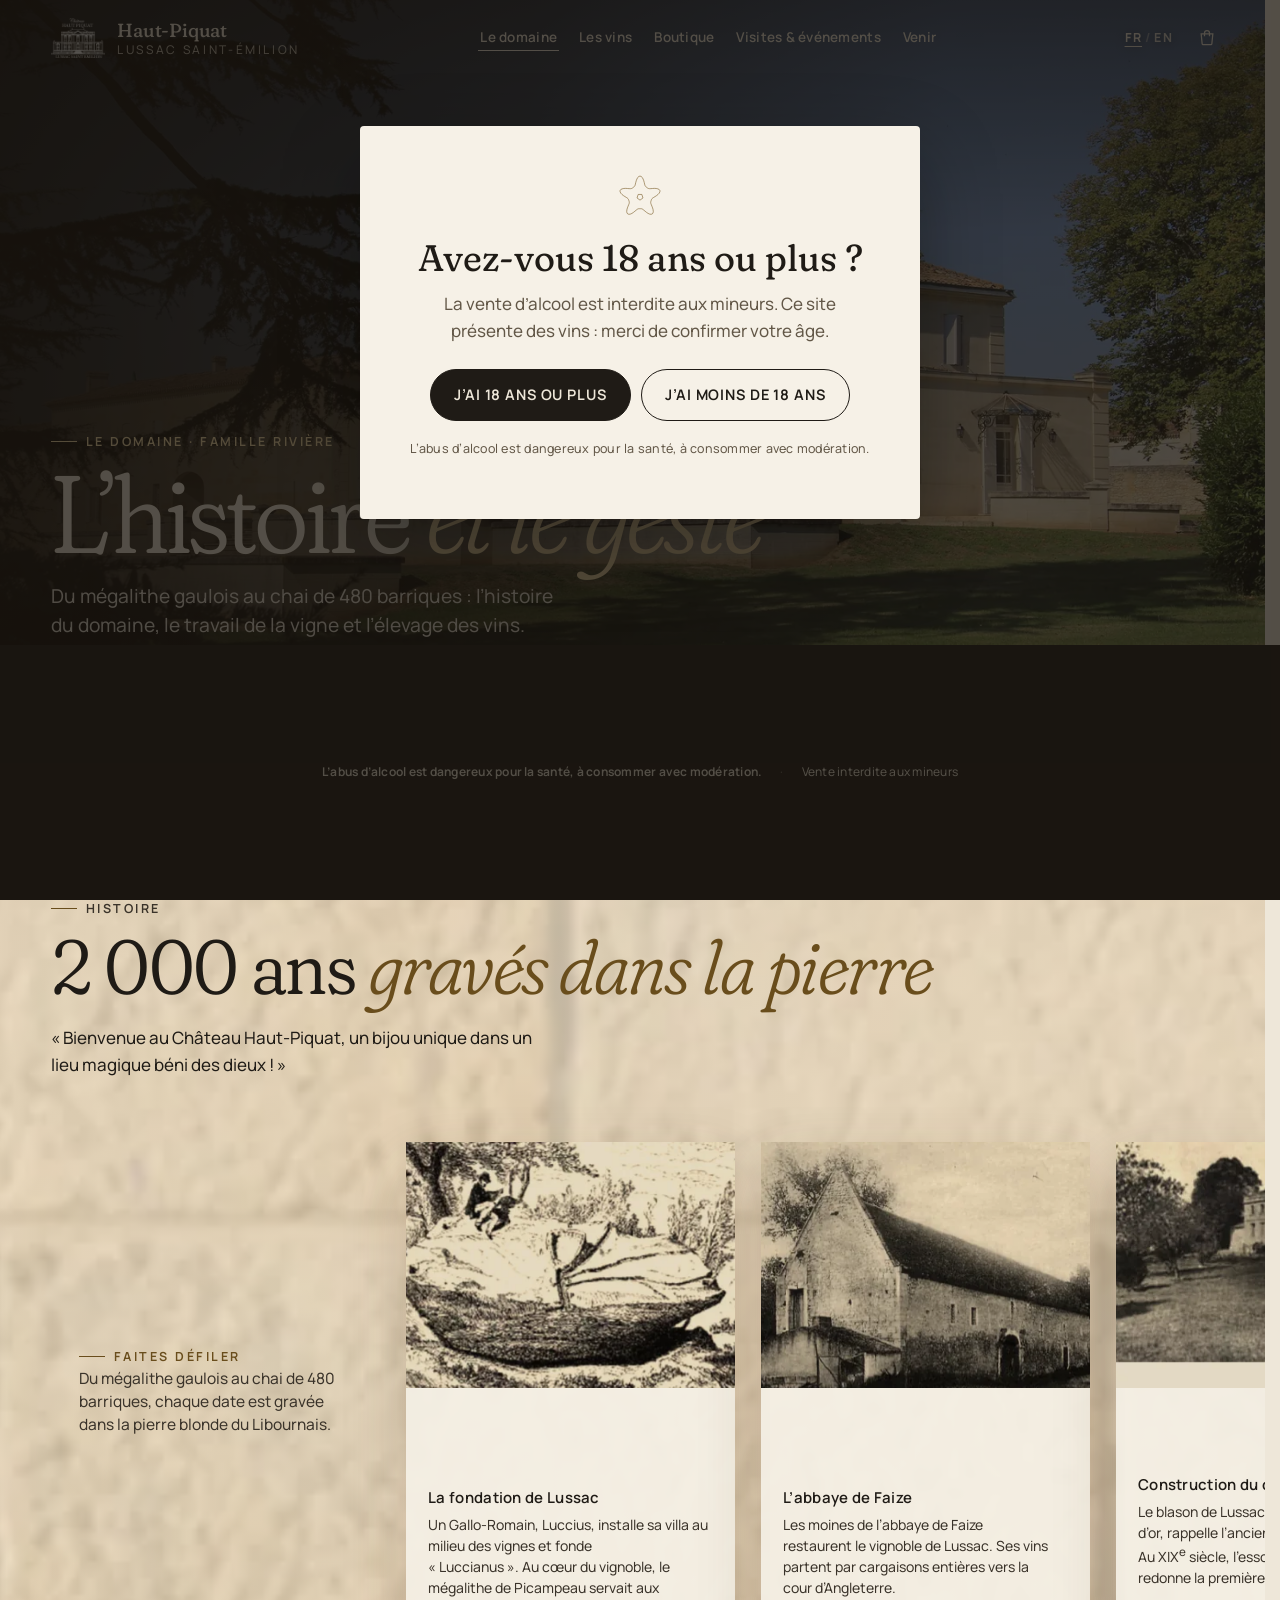
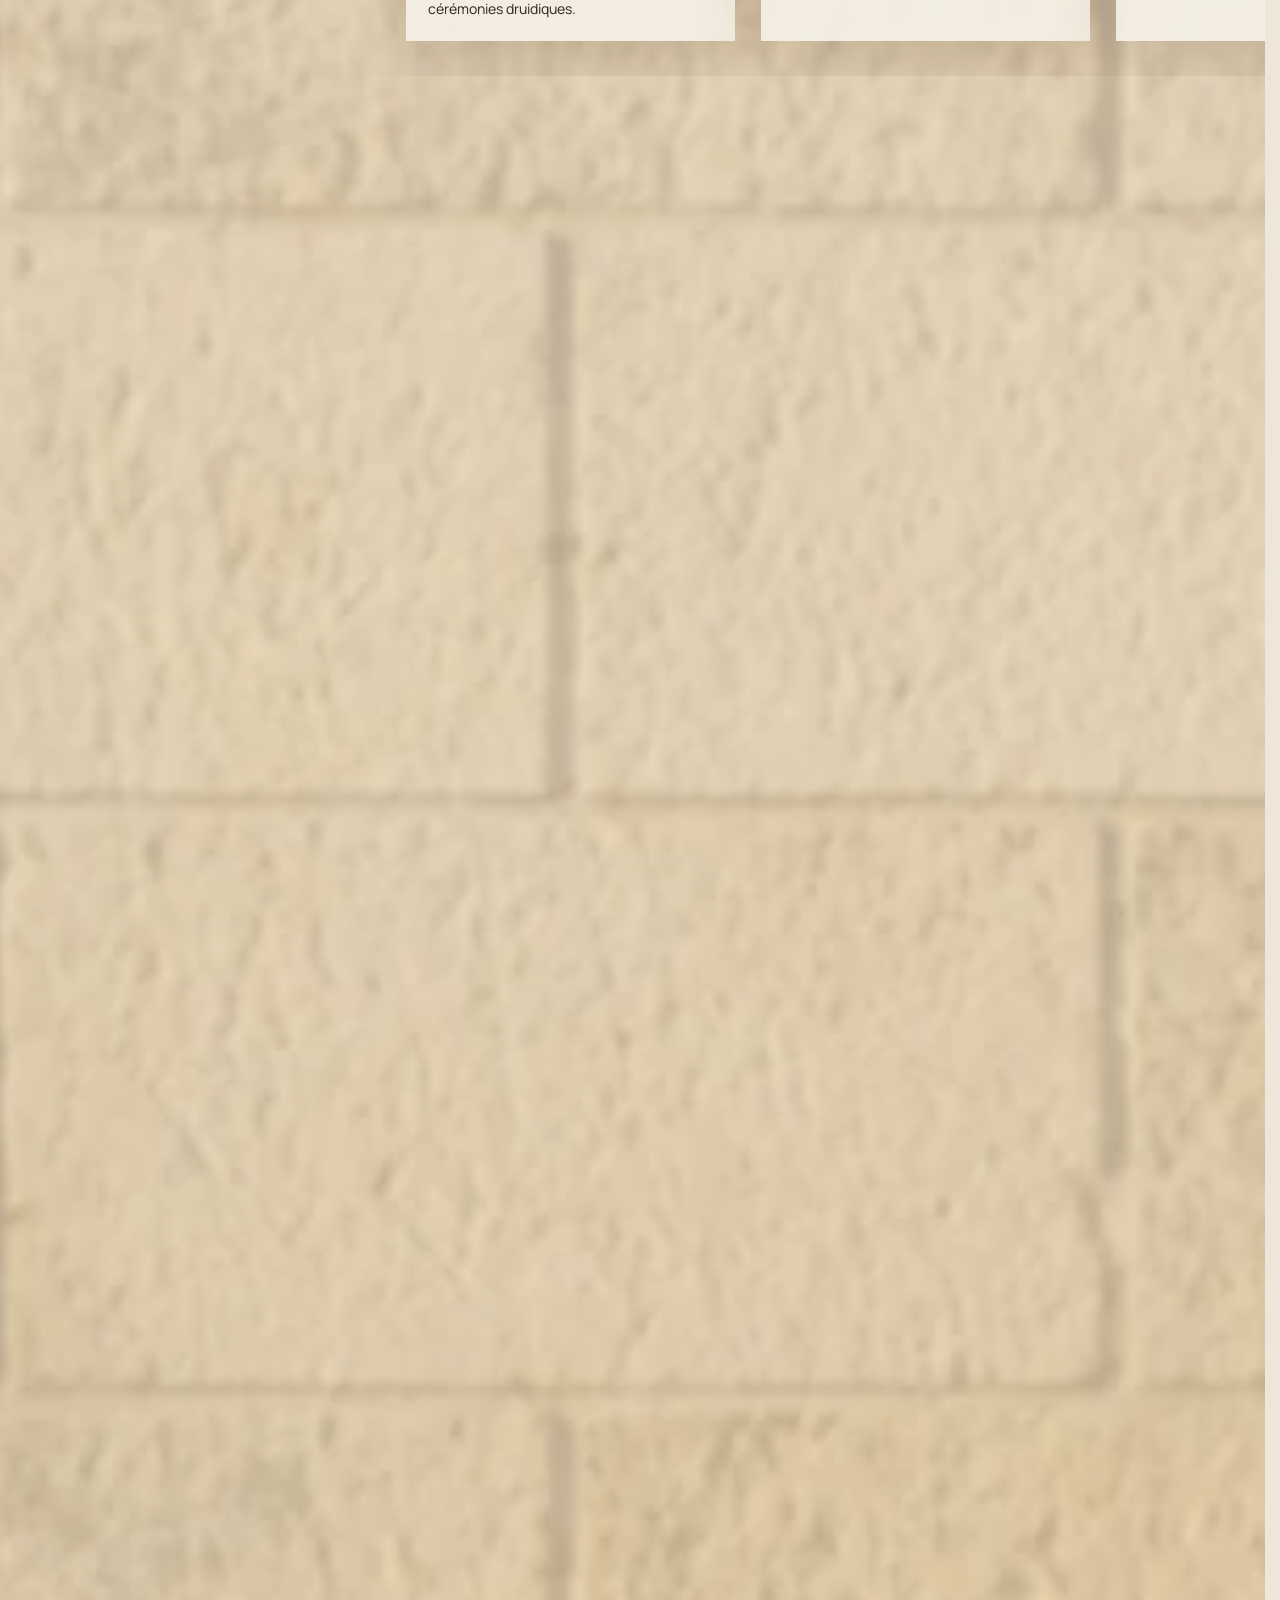
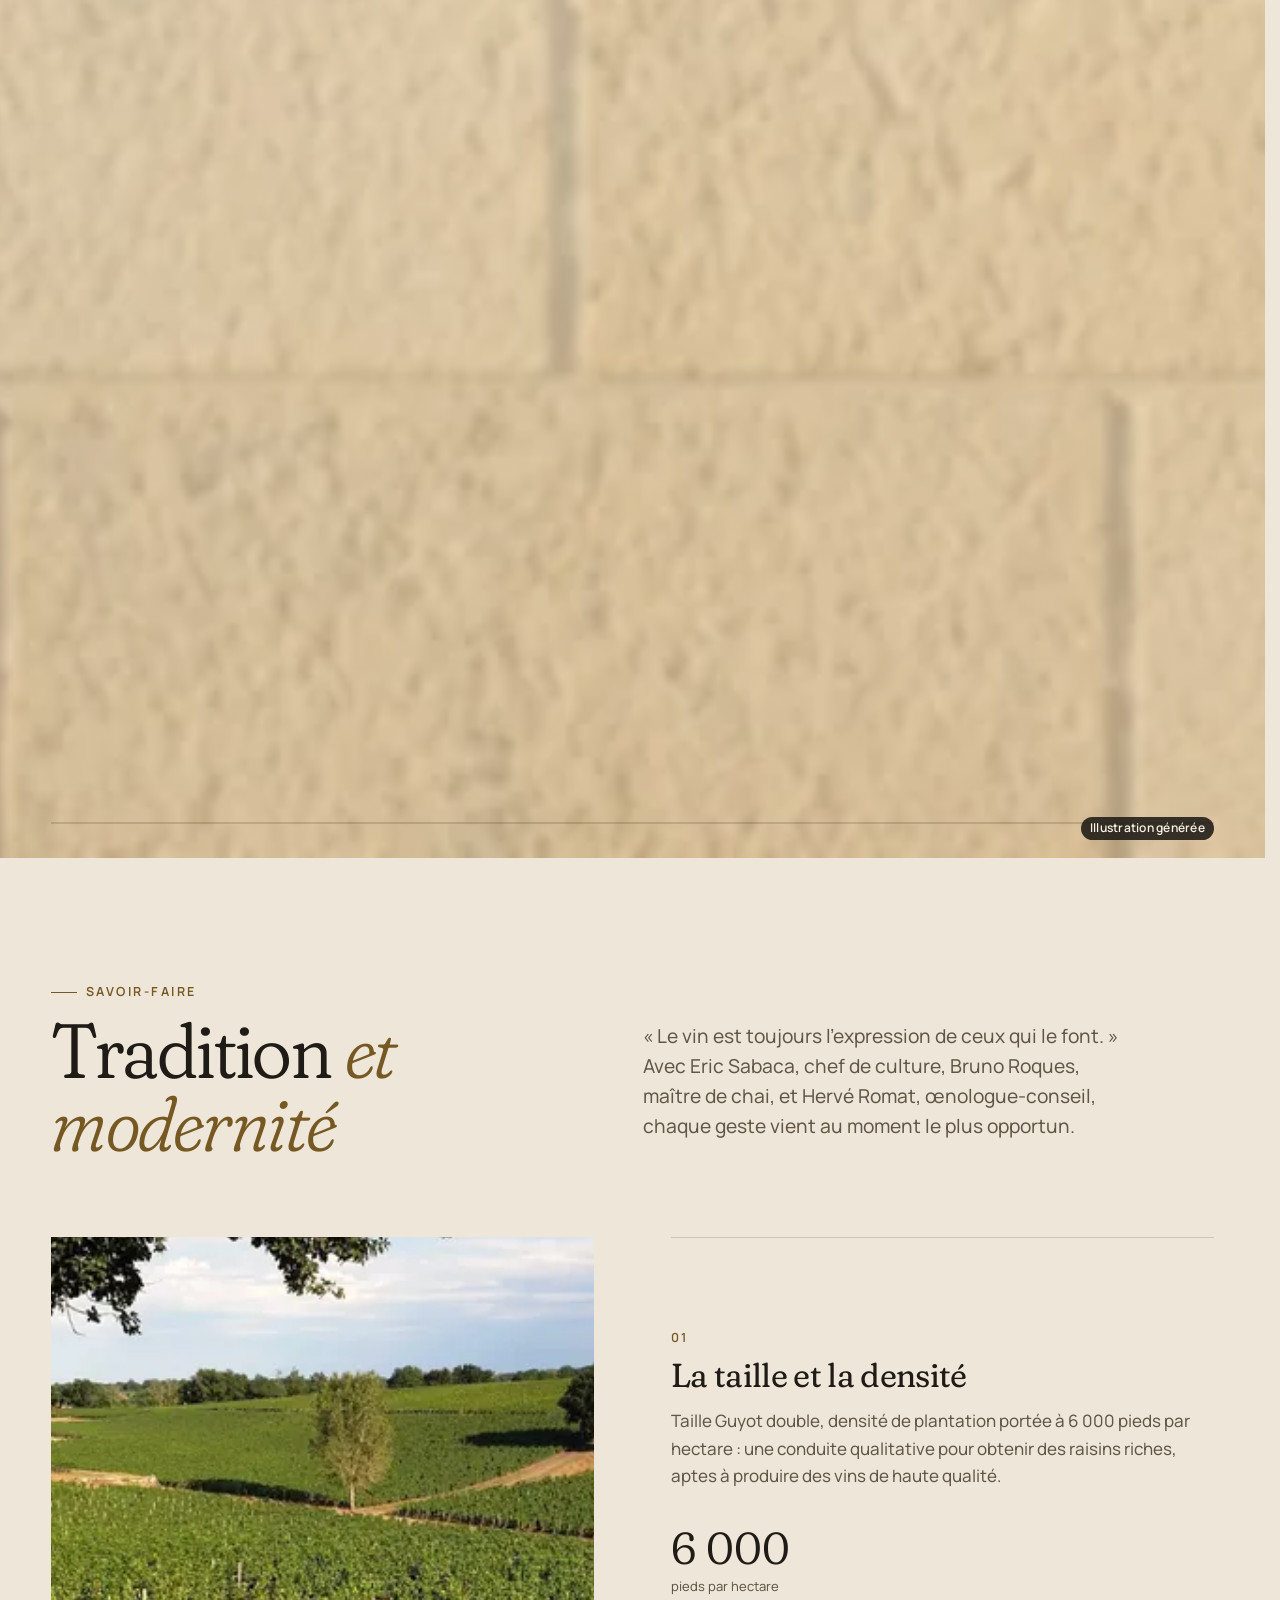
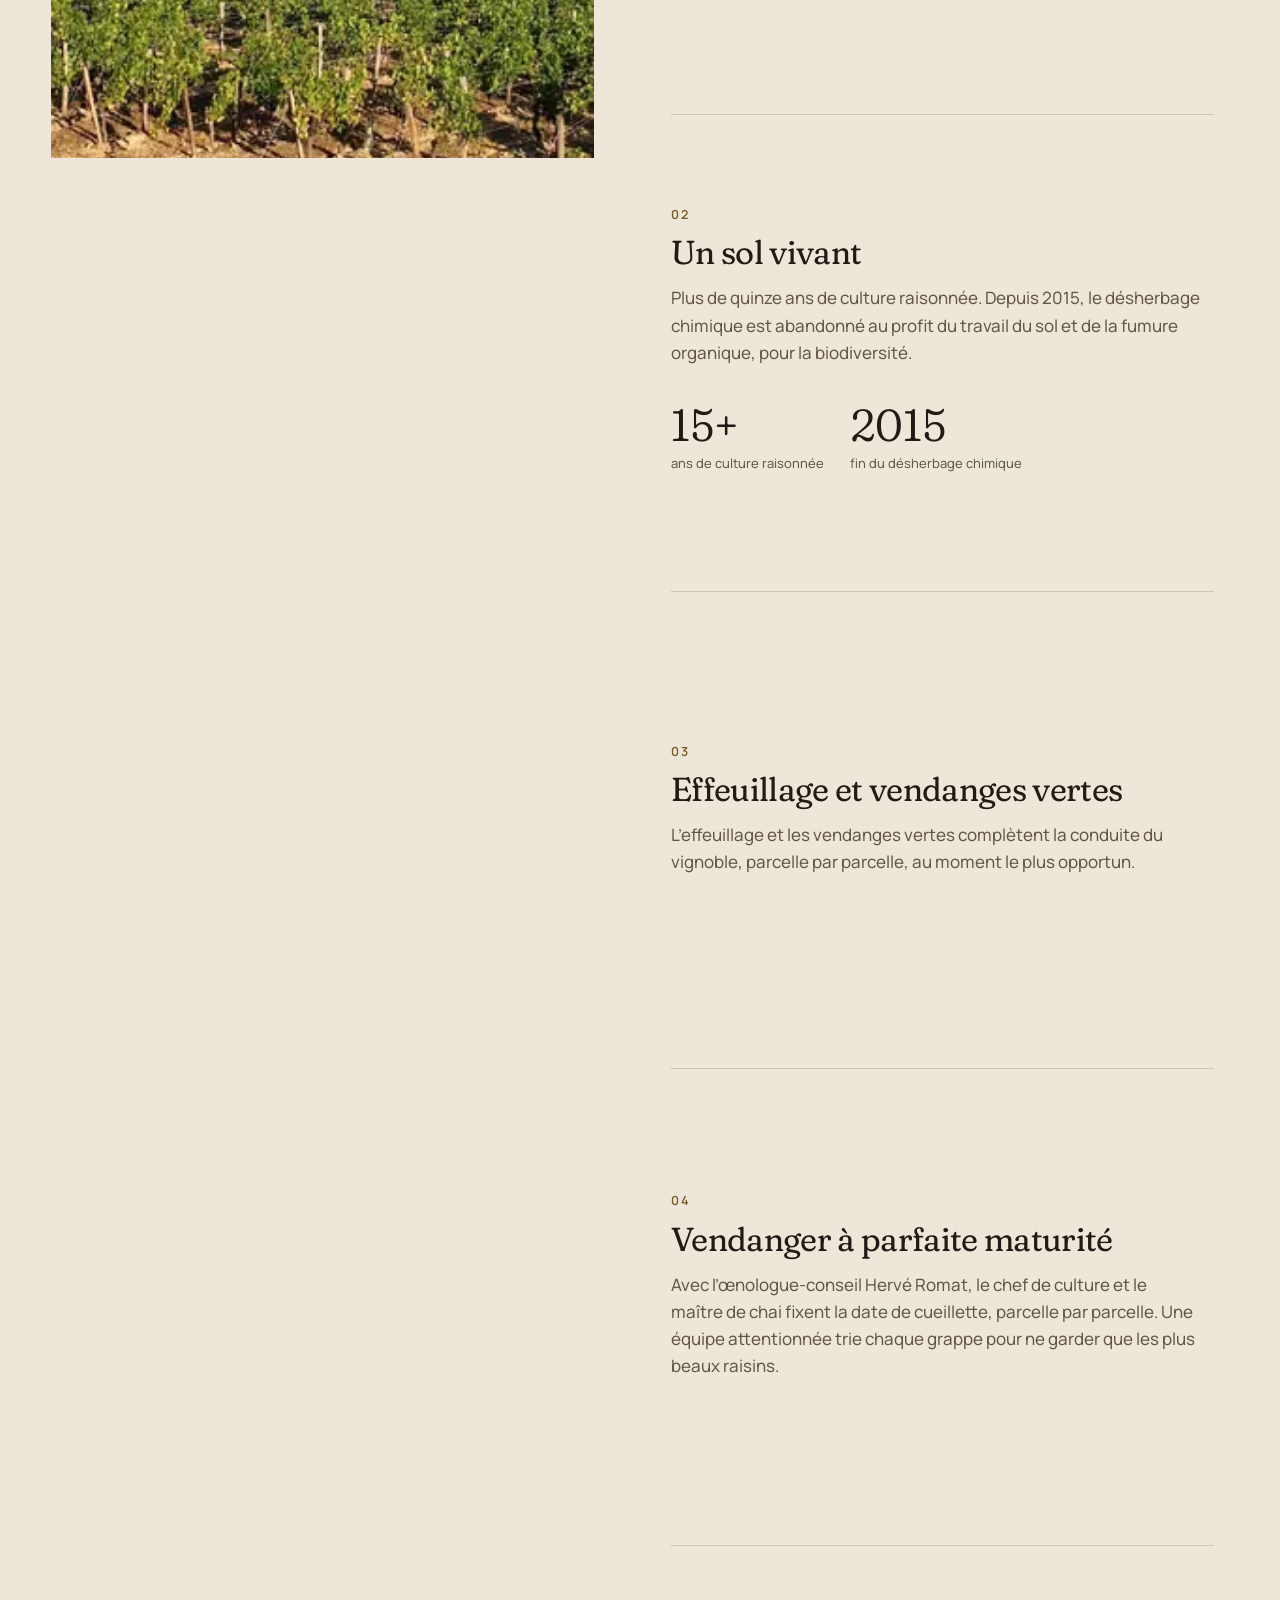
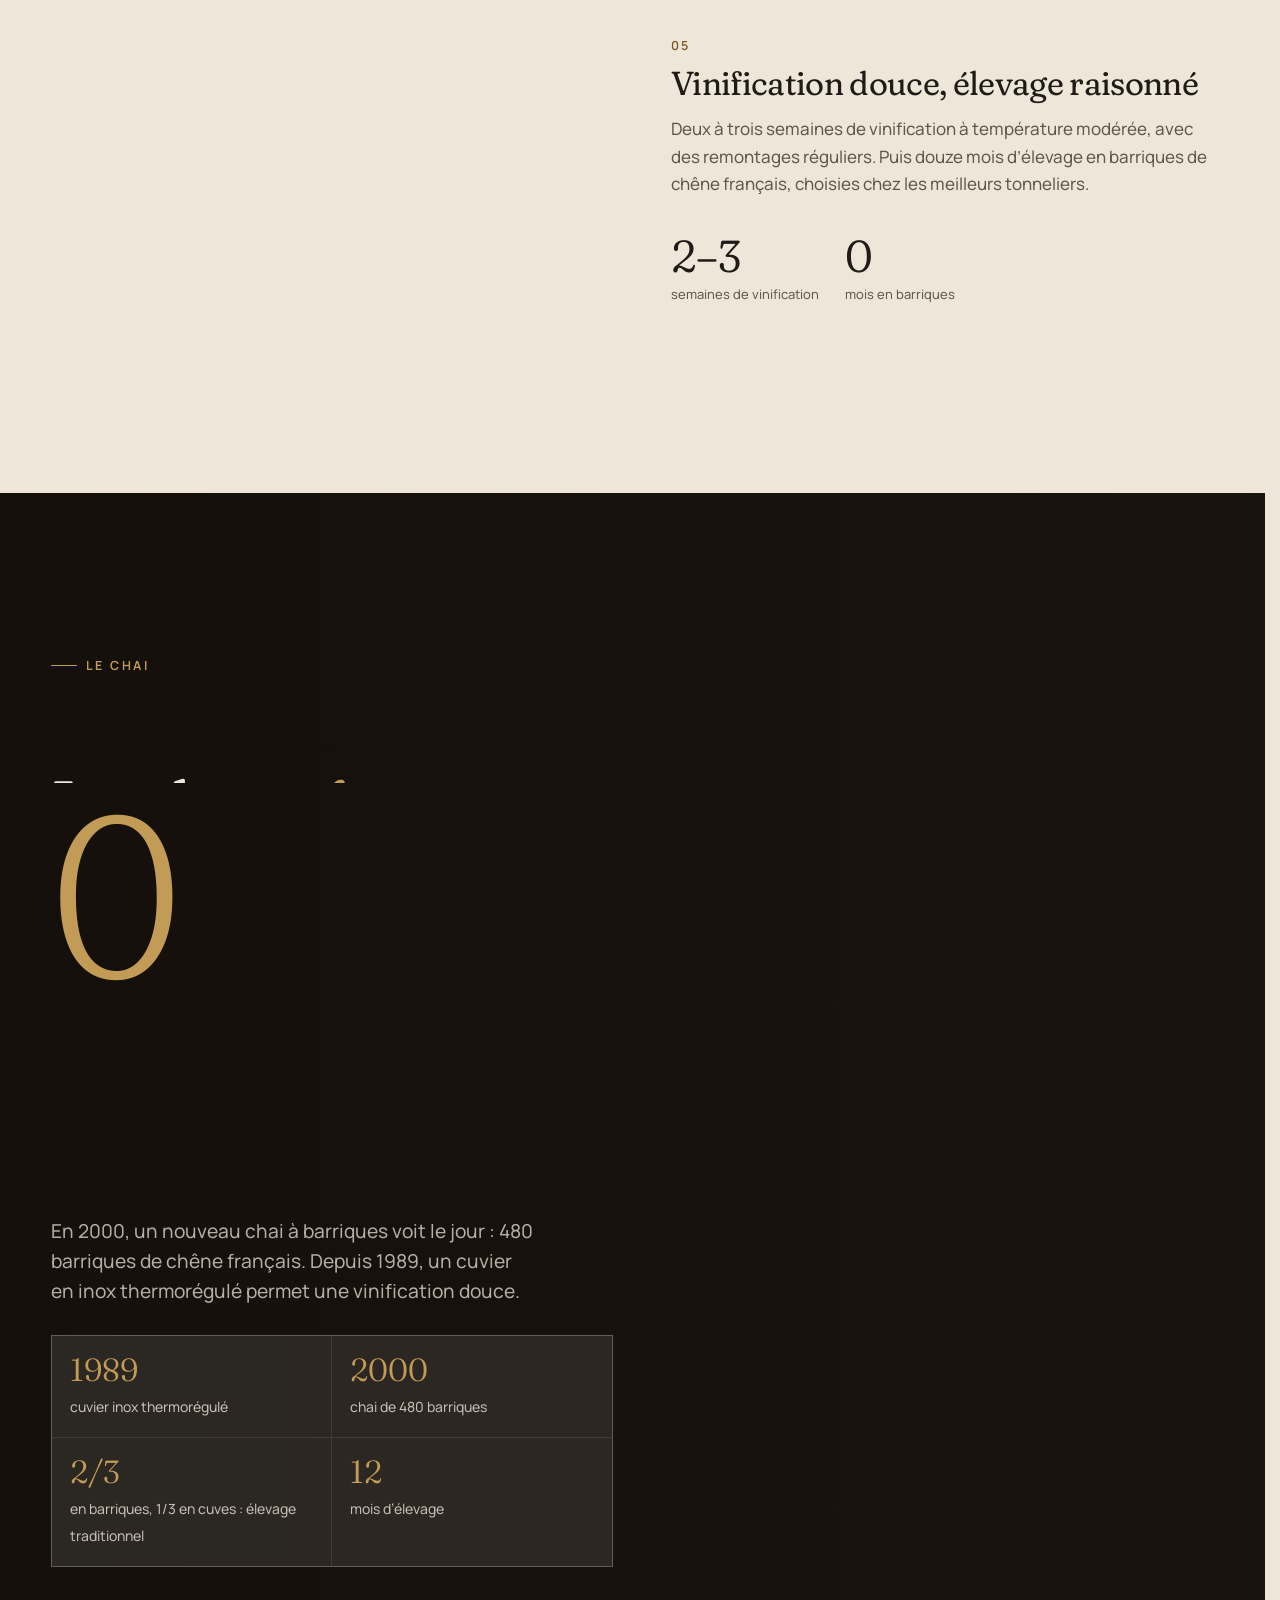
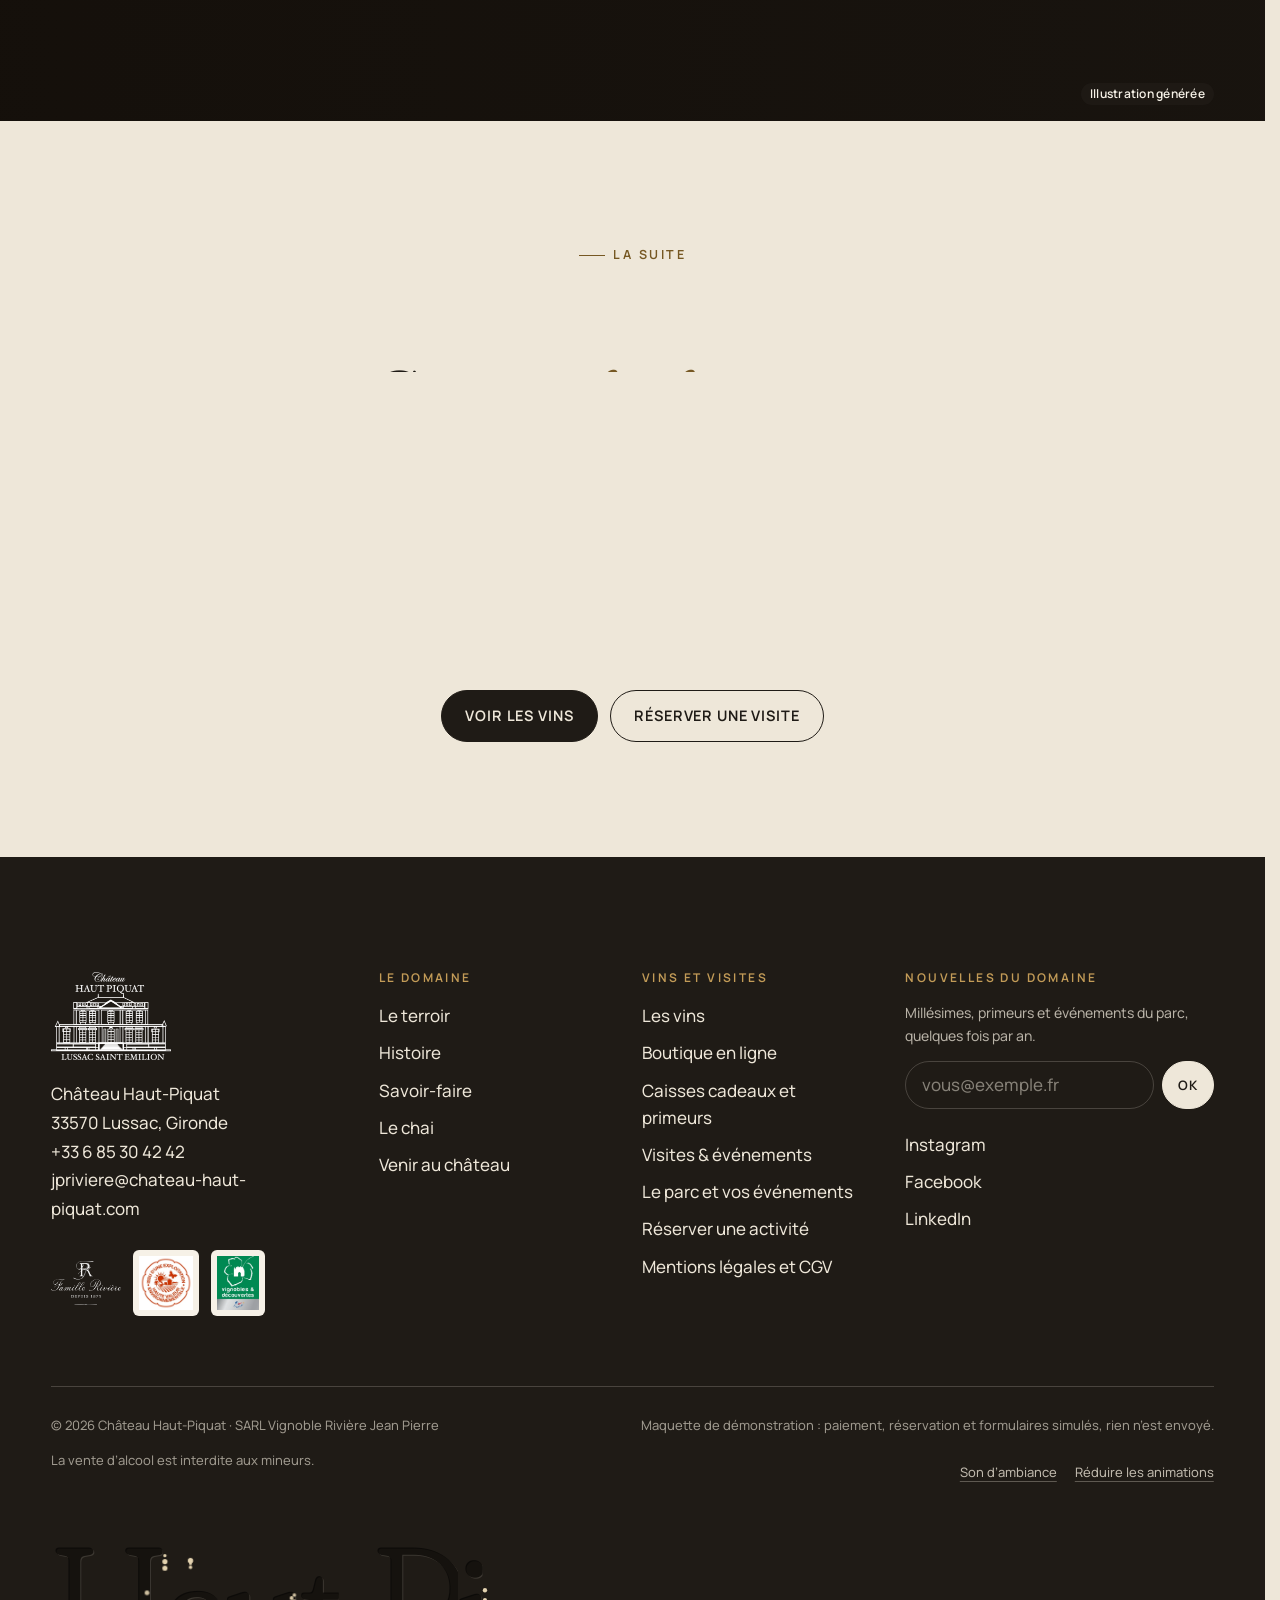
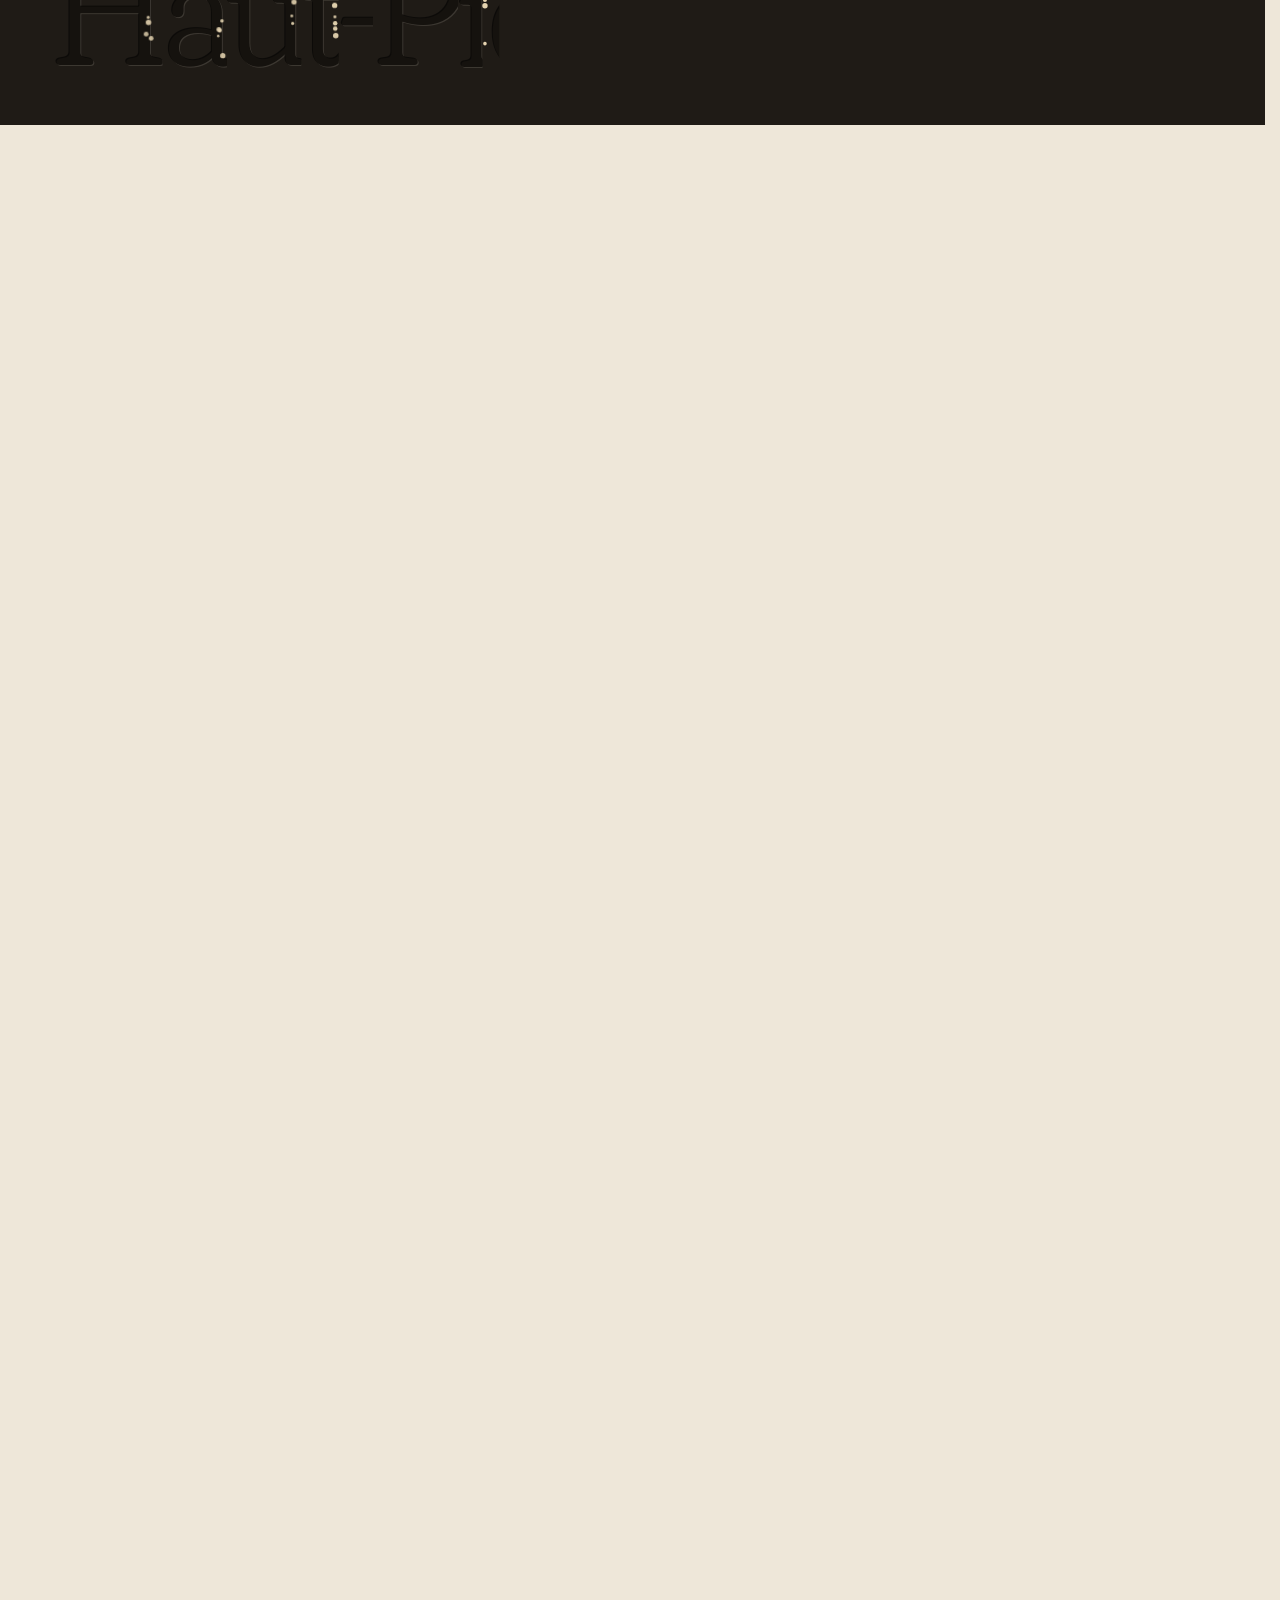
<file: domaine.html>
<!doctype html>
<html lang="fr" class="no-js">
<head>
<meta charset="utf-8">
<meta name="viewport" content="width=device-width, initial-scale=1, viewport-fit=cover">
<title>Le domaine · Château Haut-Piquat</title>
<meta name="description" content="L&#x27;histoire du Château Haut-Piquat, du mégalithe gaulois à la famille Rivière, le savoir-faire de la vigne au chai et le chai de 480 barriques.">
<meta name="robots" content="noindex, nofollow">
<meta name="theme-color" content="#EEE7D9">
<meta property="og:type" content="website">
<meta property="og:site_name" content="Château Haut-Piquat">
<meta property="og:locale" content="fr_FR">
<meta property="og:title" content="Le domaine · Château Haut-Piquat">
<meta property="og:description" content="L&#x27;histoire du Château Haut-Piquat, du mégalithe gaulois à la famille Rivière, le savoir-faire de la vigne au chai et le chai de 480 barriques.">
<meta property="og:url" content="https://chateau-haut-piquat-maquette.vercel.app/domaine">
<meta property="og:image" content="https://chateau-haut-piquat-maquette.vercel.app/assets/img/og/og-domaine.jpg">
<meta property="og:image:width" content="1200">
<meta property="og:image:height" content="630">
<meta property="og:image:alt" content="Façade du Château Haut-Piquat">
<meta name="twitter:card" content="summary_large_image">
<meta name="twitter:title" content="Le domaine · Château Haut-Piquat">
<meta name="twitter:description" content="L&#x27;histoire du Château Haut-Piquat, du mégalithe gaulois à la famille Rivière, le savoir-faire de la vigne au chai et le chai de 480 barriques.">
<meta name="twitter:image" content="https://chateau-haut-piquat-maquette.vercel.app/assets/img/og/og-domaine.jpg">
<link rel="icon" href="assets/img/favicon.svg" type="image/svg+xml">
<style>html{background:#EEE7D9}</style>
<link rel="preload" href="assets/fonts/fraunces-latin-full-normal.woff2" as="font" type="font/woff2" crossorigin>
<link rel="preload" href="assets/fonts/fraunces-latin-full-italic.woff2" as="font" type="font/woff2" crossorigin>
<link rel="preload" href="assets/fonts/manrope-latin-wght-normal.woff2" as="font" type="font/woff2" crossorigin>
<link rel="preload" as="image" href="assets/img/photos/chateau-facade-1920.webp" imagesrcset="assets/img/photos/chateau-facade-640.webp 640w, assets/img/photos/chateau-facade-1024.webp 1024w, assets/img/photos/chateau-facade-1440.webp 1440w, assets/img/photos/chateau-facade-1920.webp 1920w, assets/img/photos/chateau-facade-2560.webp 2560w" imagesizes="100vw" fetchpriority="high">
<link rel="stylesheet" href="assets/css/style.css?v=19">
<link rel="modulepreload" href="assets/js/main.js?v=19">
<script>(function(d){var h=d.documentElement;h.className=h.className.replace('no-js','js');try{var s=localStorage;var l=s.getItem('ahp-lang');if(l==='en'){h.lang='en';}if(matchMedia('(prefers-reduced-motion: reduce)').matches||s.getItem('ahp-calm')==='1'){h.classList.add('calm');}if(s.getItem('ahp-age')==='ok'){h.classList.add('age-ok');}if(sessionStorage.getItem('ahp-trans')==='1'||sessionStorage.getItem('ahp-seen')==='1'){h.classList.add('trans-in');}}catch(e){}setTimeout(function(){if(!window.__ahpReady){h.classList.add('calm');h.classList.remove('trans-in');}},4500);})(document);</script>
</head>
<body data-page="domaine">
<svg width="0" height="0" style="position:absolute" aria-hidden="true" focusable="false"><defs>
<symbol id="ast" viewBox="-55 -55 110 110"><path d="M0.0 -50.0L2.8 -49.1L5.4 -46.7L7.4 -43.0L9.0 -38.8L10.2 -34.6L11.0 -30.9L11.8 -28.0L12.8 -26.0L13.9 -24.6L15.1 -23.6L16.5 -22.7L17.7 -21.7L19.1 -20.8L20.7 -20.2L23.0 -19.9L26.0 -20.0L29.7 -20.3L34.1 -20.6L38.6 -20.4L42.7 -19.5L45.9 -17.9L47.6 -15.5L47.6 -12.5L46.0 -9.3L43.2 -6.2L39.7 -3.4L36.0 -1.0L32.8 0.9L30.3 2.6L28.6 4.1L27.7 5.6L27.1 7.1L26.6 8.7L26.1 10.2L25.7 11.7L25.6 13.5L26.0 15.7L27.1 18.5L28.5 22.0L30.1 26.1L31.3 30.4L31.8 34.6L31.1 38.1L29.4 40.5L26.6 41.4L23.1 40.9L19.3 39.2L15.5 36.7L12.1 33.9L9.2 31.5L6.9 29.6L4.9 28.5L3.2 28.0L1.6 28.0L0.0 28.0L-1.6 28.0L-3.2 28.0L-4.9 28.5L-6.9 29.6L-9.2 31.5L-12.1 33.9L-15.5 36.7L-19.3 39.2L-23.1 40.9L-26.6 41.4L-29.4 40.5L-31.1 38.1L-31.8 34.6L-31.3 30.4L-30.1 26.1L-28.5 22.0L-27.1 18.5L-26.0 15.7L-25.6 13.5L-25.7 11.7L-26.1 10.2L-26.6 8.7L-27.1 7.1L-27.7 5.6L-28.6 4.1L-30.3 2.6L-32.8 0.9L-36.0 -1.0L-39.7 -3.4L-43.2 -6.2L-46.0 -9.3L-47.6 -12.5L-47.6 -15.5L-45.9 -17.9L-42.7 -19.5L-38.6 -20.4L-34.1 -20.6L-29.7 -20.3L-26.0 -20.0L-23.0 -19.9L-20.7 -20.2L-19.1 -20.8L-17.7 -21.7L-16.5 -22.7L-15.1 -23.6L-13.9 -24.6L-12.8 -26.0L-11.8 -28.0L-11.0 -30.9L-10.2 -34.6L-9.0 -38.8L-7.4 -43.0L-5.4 -46.7L-2.8 -49.1Z"/><path d="M4.4 -6.1L7.1 2.3L0.0 7.5L-7.1 2.3L-4.4 -6.1Z"/></symbol>
<symbol id="i-sound" viewBox="0 0 24 24"><path d="M4 9v6h4l5 4V5L8 9H4z"/><path class="wave" d="M16.5 8.5a5 5 0 0 1 0 7M19 6a8.5 8.5 0 0 1 0 12"/></symbol>
<symbol id="i-calm" viewBox="0 0 24 24"><circle cx="12" cy="12" r="8.5"/><path d="M10 8.5v7M14 8.5v7"/></symbol>
<symbol id="i-cart" viewBox="0 0 24 24"><path d="M5 7h14l-1.2 12.2a1 1 0 0 1-1 .8H7.2a1 1 0 0 1-1-.8L5 7z"/><path d="M9 10V6a3 3 0 0 1 6 0v4"/></symbol>
<symbol id="i-menu" viewBox="0 0 24 24"><path d="M3 8h18M3 16h18"/></symbol>
<symbol id="i-close" viewBox="0 0 24 24"><path d="M5 5l14 14M19 5L5 19"/></symbol>
<symbol id="i-car" viewBox="0 0 40 40"><path d="M7 25h26v5H7zM10 25l3-8h14l3 8" fill="none" stroke="currentColor" stroke-width="1.5"/><circle cx="13" cy="30" r="2.5" fill="none" stroke="currentColor" stroke-width="1.5"/><circle cx="27" cy="30" r="2.5" fill="none" stroke="currentColor" stroke-width="1.5"/></symbol>
<symbol id="i-van" viewBox="0 0 40 40"><path d="M5 12h20l6 6h4v10H5z" fill="none" stroke="currentColor" stroke-width="1.5"/><circle cx="12" cy="28" r="2.5" fill="none" stroke="currentColor" stroke-width="1.5"/><circle cx="29" cy="28" r="2.5" fill="none" stroke="currentColor" stroke-width="1.5"/><path d="M9 16h6v5H9z" fill="none" stroke="currentColor" stroke-width="1.5"/></symbol>
<symbol id="i-heli" viewBox="0 0 40 40"><circle cx="20" cy="20" r="15" fill="none" stroke="currentColor" stroke-width="1.5"/><path d="M14 12v16M26 12v16M14 20h12" fill="none" stroke="currentColor" stroke-width="2"/></symbol>
<symbol id="i-medal" viewBox="0 0 24 24"><circle cx="12" cy="12" r="9.5"/><circle cx="12" cy="12" r="6"/></symbol>
</defs></svg>
<a class="skip" href="#contenu"><span lang="fr">Aller au contenu</span><span lang="en">Skip to content</span></a>
<div class="loader" data-loader aria-hidden="true">
  <svg viewBox="-60 -60 120 120"><path class="ast" d="M0.0 -50.0L2.8 -49.1L5.4 -46.7L7.4 -43.0L9.0 -38.8L10.2 -34.6L11.0 -30.9L11.8 -28.0L12.8 -26.0L13.9 -24.6L15.1 -23.6L16.5 -22.7L17.7 -21.7L19.1 -20.8L20.7 -20.2L23.0 -19.9L26.0 -20.0L29.7 -20.3L34.1 -20.6L38.6 -20.4L42.7 -19.5L45.9 -17.9L47.6 -15.5L47.6 -12.5L46.0 -9.3L43.2 -6.2L39.7 -3.4L36.0 -1.0L32.8 0.9L30.3 2.6L28.6 4.1L27.7 5.6L27.1 7.1L26.6 8.7L26.1 10.2L25.7 11.7L25.6 13.5L26.0 15.7L27.1 18.5L28.5 22.0L30.1 26.1L31.3 30.4L31.8 34.6L31.1 38.1L29.4 40.5L26.6 41.4L23.1 40.9L19.3 39.2L15.5 36.7L12.1 33.9L9.2 31.5L6.9 29.6L4.9 28.5L3.2 28.0L1.6 28.0L0.0 28.0L-1.6 28.0L-3.2 28.0L-4.9 28.5L-6.9 29.6L-9.2 31.5L-12.1 33.9L-15.5 36.7L-19.3 39.2L-23.1 40.9L-26.6 41.4L-29.4 40.5L-31.1 38.1L-31.8 34.6L-31.3 30.4L-30.1 26.1L-28.5 22.0L-27.1 18.5L-26.0 15.7L-25.6 13.5L-25.7 11.7L-26.1 10.2L-26.6 8.7L-27.1 7.1L-27.7 5.6L-28.6 4.1L-30.3 2.6L-32.8 0.9L-36.0 -1.0L-39.7 -3.4L-43.2 -6.2L-46.0 -9.3L-47.6 -12.5L-47.6 -15.5L-45.9 -17.9L-42.7 -19.5L-38.6 -20.4L-34.1 -20.6L-29.7 -20.3L-26.0 -20.0L-23.0 -19.9L-20.7 -20.2L-19.1 -20.8L-17.7 -21.7L-16.5 -22.7L-15.1 -23.6L-13.9 -24.6L-12.8 -26.0L-11.8 -28.0L-11.0 -30.9L-10.2 -34.6L-9.0 -38.8L-7.4 -43.0L-5.4 -46.7L-2.8 -49.1Z" data-ast-path/><path class="ast" d="M4.4 -6.1L7.1 2.3L0.0 7.5L-7.1 2.3L-4.4 -6.1Z" data-ast-hole/></svg>
  <span class="loader__count" data-loader-count>Lussac · 1972</span>
</div>
<div class="ptrans" aria-hidden="true"><span></span><span></span><span></span></div>
<header class="hdr is-over-dark" data-hdr>
  <a class="hdr__brand" href="index.html" aria-label="Château Haut-Piquat, accueil" data-aria-en="Château Haut-Piquat, home">
    <img src="assets/img/logos/logo-chateau-encre-240.webp" width="240" height="175" alt="">
    <span class="hdr__name">Haut-Piquat<small>Lussac Saint-Émilion</small></span>
  </a>
  <nav class="hdr__nav" aria-label="Navigation principale" data-aria-en="Main navigation"><a href="domaine.html" aria-current="page"><span lang="fr">Le domaine</span><span lang="en">The estate</span></a><a href="vins.html"><span lang="fr">Les vins</span><span lang="en">The wines</span></a><a href="boutique.html"><span lang="fr">Boutique</span><span lang="en">Shop</span></a><a href="oenotourisme.html"><span lang="fr">Visites & événements</span><span lang="en">Visits & events</span></a><a href="oenotourisme.html#acces"><span lang="fr">Venir</span><span lang="en">Visit us</span></a></nav>
  <div class="hdr__tools">
    <button class="tool tool--lang" type="button" data-lang-toggle aria-label="English version" data-aria-en="Version française"><span class="l-fr" aria-hidden="true">FR</span><span class="l-sep" aria-hidden="true">/</span><span class="l-en" aria-hidden="true">EN</span></button>
    <a class="hdr__cta magnetic" href="oenotourisme.html#reserver"><span lang="fr">Réserver</span><span lang="en">Book</span></a>
    <button class="tool tool--cart" type="button" data-cart-open aria-label="Ouvrir le panier" data-aria-en="Open cart" data-tip="Panier" data-tip-en="Cart"><svg><use href="#i-cart"/></svg><span class="cart-count" data-cart-count></span></button>
    <button class="tool tool--menu" type="button" data-menu aria-expanded="false" aria-controls="mmenu" aria-label="Menu"><svg><use href="#i-menu"/></svg></button>
  </div>
</header>
<div class="mmenu" id="mmenu" data-mmenu aria-hidden="true">
  <nav aria-label="Navigation mobile" data-aria-en="Mobile navigation"><a href="domaine.html"><span class="n">01</span><span lang="fr">Le domaine</span><span lang="en">The estate</span></a><a href="vins.html"><span class="n">02</span><span lang="fr">Les vins</span><span lang="en">The wines</span></a><a href="boutique.html"><span class="n">03</span><span lang="fr">Boutique</span><span lang="en">Shop</span></a><a href="oenotourisme.html"><span class="n">04</span><span lang="fr">Visites & événements</span><span lang="en">Visits & events</span></a><a href="oenotourisme.html#acces"><span class="n">05</span><span lang="fr">Venir</span><span lang="en">Visit us</span></a></nav>
  <div>
    <div class="mmenu__ctas"><a class="btn btn--light" href="oenotourisme.html#reserver"><span lang="fr">Réserver une visite</span><span lang="en">Book a visit</span></a><a class="btn btn--ghost" href="boutique.html"><span lang="fr">Boutique en ligne</span><span lang="en">Online shop</span></a></div>
    <div class="mmenu__tools">
      <button class="tool" type="button" data-sound aria-pressed="false"><span lang="fr">Son d’ambiance</span><span lang="en">Ambient sound</span></button>
      <button class="tool" type="button" data-calm-toggle><span lang="fr">Réduire les animations</span><span lang="en">Reduce motion</span></button>
    </div>
    <p class="mmenu__foot">Château Haut-Piquat · 33570 Lussac · <a href="tel:+33685304242">+33 6 85 30 42 42</a></p>
  </div>
</div>
<main id="contenu">

<section class="phero dhero" data-phero aria-labelledby="dom-title">
  <img class="cover" src="assets/img/photos/chateau-facade-1024.webp" srcset="assets/img/photos/chateau-facade-640.webp 640w, assets/img/photos/chateau-facade-1024.webp 1024w, assets/img/photos/chateau-facade-1440.webp 1440w, assets/img/photos/chateau-facade-1920.webp 1920w, assets/img/photos/chateau-facade-2560.webp 2560w" sizes="100vw" width="5184" height="3456" alt="Façade du Château Haut-Piquat" data-alt-en="Façade of Château Haut-Piquat" loading="eager" decoding="async" fetchpriority="high" data-parallax-img>
  <div class="phero__shade" aria-hidden="true"></div>
  <div class="phero__content">
    <p class="kicker"><span lang="fr">Le domaine · famille Rivière</span><span lang="en">The estate · the Rivière family</span></p>
    <h1 class="h1" id="dom-title" data-hero-title><span lang="fr">L’histoire <em>et le geste</em></span><span lang="en">History <em>and craft</em></span></h1>
    <p class="lead"><span lang="fr">Du mégalithe gaulois au chai de 480 barriques&nbsp;: l’histoire du domaine, le travail de la vigne et l’élevage des vins.</span><span lang="en">From the Gallic megalith to the 480-barrel cellar: the estate’s history, the work in the vineyard and the ageing of the wines.</span></p>
    <nav class="dhero__nav" aria-label="Sur cette page" data-aria-en="On this page"><a href="#histoire"><span lang="fr">Histoire</span><span lang="en">History</span></a><a href="#savoir-faire"><span lang="fr">Savoir-faire</span><span lang="en">Craft</span></a><a href="#chai"><span lang="fr">Le chai</span><span lang="en">The cellar</span></a></nav>
  </div>
</section>

<section class="story" id="histoire" data-story aria-labelledby="story-title">
  <div class="story__bg" style="background-image:url('assets/img/grok/pierre-taillee-blonde-flou-1168.webp')" aria-hidden="true"></div>
  <div class="story__head">
    <div><p class="kicker" style="color:var(--encre-2)"><span lang="fr">Histoire</span><span lang="en">History</span></p><h2 class="h2" id="story-title" data-split><span lang="fr">2&nbsp;000 ans <em>gravés dans la pierre</em></span><span lang="en">2,000 years <em>carved in stone</em></span></h2></div>
    <p style="max-width:30em;margin:0"><span lang="fr">«&nbsp;Bienvenue au Château Haut-Piquat, un bijou unique dans un lieu magique béni des dieux&nbsp;!&nbsp;»</span><span lang="en">“Welcome to Château Haut-Piquat, a unique jewel in a magical place blessed by the gods!”</span></p>
  </div>
  <div class="story__frame" data-story-frame><div class="story__track" data-story-track data-native-scroll><article class="era is-intro"><span class="kicker"><span class="k-wide"><span lang="fr">Faites défiler</span><span lang="en">Keep scrolling</span></span><span class="k-narrow"><span lang="fr">Faites glisser &rarr;</span><span lang="en">Swipe &rarr;</span></span></span><p class="lead"><span lang="fr">Du mégalithe gaulois au chai de 480 barriques, chaque date est gravée dans la pierre blonde du Libournais.</span><span lang="en">From the Gallic megalith to the 480-barrel cellar, every date is carved into the blond stone of the Libournais.</span></p></article><article class="era" data-era>
  <div class="era__img is-archive"><img src="assets/img/photos/archive-megalithe-picampeau-1861-papier-508.webp" srcset="assets/img/photos/archive-megalithe-picampeau-1861-papier-480.webp 480w, assets/img/photos/archive-megalithe-picampeau-1861-papier-508.webp 508w" sizes="(min-width:900px) 30vw, 86vw" width="508" height="326" alt="Gravure du mégalithe de Picampeau par Léo Drouyn, 1861" data-alt-en="Engraving of the Picampeau megalith by Léo Drouyn, 1861" loading="lazy" decoding="async"></div>
  <div class="era__body"><span class="era__date" data-engrave><span lang="fr">I<sup>er</sup>&nbsp;s.</span><span lang="en">1st c.</span></span><h3><span lang="fr">La fondation de Lussac</span><span lang="en">The founding of Lussac</span></h3><p><span lang="fr">Un Gallo-Romain, Luccius, installe sa villa au milieu des vignes et fonde «&nbsp;Luccianus&nbsp;». Au cœur du vignoble, le mégalithe de Picampeau servait aux cérémonies druidiques.</span><span lang="en">A Gallo-Roman, Luccius, built his villa among the vines and founded “Luccianus”. In the heart of the vineyard, the Picampeau megalith was used for druidic ceremonies.</span></p></div>
</article><article class="era" data-era>
  <div class="era__img is-archive"><img src="assets/img/photos/archive-abbaye-faize-papier-508.webp" srcset="assets/img/photos/archive-abbaye-faize-papier-480.webp 480w, assets/img/photos/archive-abbaye-faize-papier-508.webp 508w" sizes="(min-width:900px) 30vw, 86vw" width="508" height="317" alt="Carte postale ancienne de la chapelle de l&#x27;abbaye de Faize" data-alt-en="Old postcard of the Faize abbey chapel" loading="lazy" decoding="async"></div>
  <div class="era__body"><span class="era__date" data-engrave><span lang="fr">XIII<sup>e</sup>&nbsp;s.</span><span lang="en">13th c.</span></span><h3><span lang="fr">L’abbaye de Faize</span><span lang="en">Faize Abbey</span></h3><p><span lang="fr">Les moines de l’abbaye de Faize restaurent le vignoble de Lussac. Ses vins partent par cargaisons entières vers la cour d’Angleterre.</span><span lang="en">The monks of Faize Abbey restored the Lussac vineyard. Its wines were shipped by the cargo-load to the English court.</span></p></div>
</article><article class="era" data-era>
  <div class="era__img is-archive"><img src="assets/img/photos/archive-chateau-blason-lussac-papier-644.webp" srcset="assets/img/photos/archive-chateau-blason-lussac-papier-480.webp 480w, assets/img/photos/archive-chateau-blason-lussac-papier-644.webp 644w" sizes="(min-width:900px) 30vw, 86vw" width="644" height="640" alt="Carte postale ancienne du château et blason de Lussac aux trois perdrix" data-alt-en="Old postcard of the château and the Lussac coat of arms with three partridges" loading="lazy" decoding="async"></div>
  <div class="era__body"><span class="era__date" data-engrave>1825</span><h3><span lang="fr">Construction du château</span><span lang="en">The château is built</span></h3><p><span lang="fr">Le blason de Lussac, trois perdrix sur fond d’or, rappelle l’ancienne activité céréalière. Au XIX<sup>e</sup> siècle, l’essor du commerce du vin redonne la première place à la vigne.</span><span lang="en">Lussac’s coat of arms, three partridges on gold, recalls its cereal-growing past. In the 19th century, the booming wine trade put the vine back in first place.</span></p></div>
</article><article class="era" data-era>
  <div class="era__img"><img src="assets/img/logos/logo-famille-riviere-903.webp" srcset="assets/img/logos/logo-famille-riviere-240.webp 240w, assets/img/logos/logo-famille-riviere-480.webp 480w, assets/img/logos/logo-famille-riviere-903.webp 903w" sizes="(min-width:900px) 30vw, 86vw" width="903" height="570" alt="Logo Famille Rivière, depuis 1875" data-alt-en="Famille Rivière logo, since 1875" loading="lazy" decoding="async" style="object-fit:contain;padding:18%;background:#F6F1E7"></div>
  <div class="era__body"><span class="era__date" data-engrave>1875</span><h3><span lang="fr">Maison Rivière</span><span lang="en">Maison Rivière</span></h3><p><span lang="fr">Métayers, vignerons, tonneliers, maîtres de chai et négociants&nbsp;: la famille Rivière est établie à Saint-Émilion, comme viticulteurs et négociants, depuis 1875.</span><span lang="en">Sharecroppers, winegrowers, coopers, cellar masters and merchants: the Rivière family has been established in Saint-Émilion as growers and merchants since 1875.</span></p></div>
</article><article class="era" data-era>
  <div class="era__img is-archive"><img src="assets/img/photos/archive-vendanges-1966-papier-960.webp" srcset="assets/img/photos/archive-vendanges-1966-papier-480.webp 480w, assets/img/photos/archive-vendanges-1966-papier-960.webp 960w, assets/img/photos/archive-vendanges-1966-papier-1600.webp 1600w" sizes="(min-width:900px) 30vw, 86vw" width="3352" height="1486" alt="Photo d&#x27;archive des vendanges 1966 au Clos des Menuts, avec Pierre et Arlette Rivière" data-alt-en="Archive photo of the 1966 harvest at Clos des Menuts, with Pierre and Arlette Rivière" loading="lazy" decoding="async"></div>
  <div class="era__body"><span class="era__date" data-engrave>1966</span><h3><span lang="fr">Vendanges au Clos des Menuts</span><span lang="en">Harvest at Clos des Menuts</span></h3><p><span lang="fr">Jean-Pierre grandit entre la propriété de ses grands-parents à Saint-Christophe-des-Bardes et le Clos des Menuts, à Saint-Émilion, avec son frère Philippe.</span><span lang="en">Jean-Pierre grew up between his grandparents’ estate in Saint-Christophe-des-Bardes and Clos des Menuts in Saint-Émilion, with his brother Philippe.</span></p></div>
</article><article class="era" data-era>
  <div class="era__img"><img src="assets/img/photos/chateau-panorama-vignes-1024.webp" srcset="assets/img/photos/chateau-panorama-vignes-640.webp 640w, assets/img/photos/chateau-panorama-vignes-1024.webp 1024w, assets/img/photos/chateau-panorama-vignes-1440.webp 1440w, assets/img/photos/chateau-panorama-vignes-1598.webp 1598w" sizes="(min-width:900px) 30vw, 86vw" width="1598" height="551" alt="Le Château Haut-Piquat au-dessus de son vignoble" data-alt-en="Château Haut-Piquat above its vineyard" loading="lazy" decoding="async" style="object-position:72% 50%"></div>
  <div class="era__body"><span class="era__date" data-engrave>1972</span><h3><span lang="fr">La rencontre</span><span lang="en">The encounter</span></h3><p><span lang="fr">Avec la complicité de son père Pierre, Jean-Pierre Rivière cherche un beau terroir pour faire son propre vin. En 1972, il acquiert Château Haut-Piquat et en restaure le vignoble, le château et le parc.</span><span lang="en">With the help of his father Pierre, Jean-Pierre Rivière looked for a fine terroir to make his own wine. In 1972 he acquired Château Haut-Piquat and restored its vineyard, château and park.</span></p></div>
</article><article class="era" data-era>
  <div class="era__img"><img src="assets/img/photos/cuvier-inox-1024.webp" srcset="assets/img/photos/cuvier-inox-640.webp 640w, assets/img/photos/cuvier-inox-1024.webp 1024w, assets/img/photos/cuvier-inox-1440.webp 1440w, assets/img/photos/cuvier-inox-1920.webp 1920w, assets/img/photos/cuvier-inox-2560.webp 2560w" sizes="(min-width:900px) 30vw, 86vw" width="3024" height="4032" alt="Cuvier en cuves inox thermorégulées" data-alt-en="Temperature-controlled stainless steel vat room" loading="lazy" decoding="async"></div>
  <div class="era__body"><span class="era__date" data-engrave>1989</span><h3><span lang="fr">Le nouveau cuvier</span><span lang="en">The new vat room</span></h3><p><span lang="fr">Un cuvier ultra moderne est construit, en cuves inox déjà équipées de thermorégulation.</span><span lang="en">A state-of-the-art vat room is built, with stainless steel tanks already fitted with temperature control.</span></p></div>
</article><article class="era" data-era>
  <div class="era__img"><img src="assets/img/photos/fond-barrique-mur-calcaire-1024.webp" srcset="assets/img/photos/fond-barrique-mur-calcaire-640.webp 640w, assets/img/photos/fond-barrique-mur-calcaire-1024.webp 1024w, assets/img/photos/fond-barrique-mur-calcaire-1440.webp 1440w, assets/img/photos/fond-barrique-mur-calcaire-1920.webp 1920w, assets/img/photos/fond-barrique-mur-calcaire-2560.webp 2560w" sizes="(min-width:900px) 30vw, 86vw" width="3024" height="4032" alt="Fond de barrique gravé Château Haut-Piquat, posé sur un mur de calcaire" data-alt-en="Barrel head engraved Château Haut-Piquat, set on a limestone wall" loading="lazy" decoding="async"></div>
  <div class="era__body"><span class="era__date" data-engrave>2000</span><h3><span lang="fr">Le chai à barriques</span><span lang="en">The barrel cellar</span></h3><p><span lang="fr">Un nouveau chai voit le jour&nbsp;: il accueille 480 barriques de chêne français.</span><span lang="en">A new cellar is built: it holds 480 French oak barrels.</span></p></div>
</article><article class="era" data-era>
  <div class="era__img"><img src="assets/img/photos/marguerites-chateau-1024.webp" srcset="assets/img/photos/marguerites-chateau-640.webp 640w, assets/img/photos/marguerites-chateau-1024.webp 1024w, assets/img/photos/marguerites-chateau-1440.webp 1440w, assets/img/photos/marguerites-chateau-1920.webp 1920w, assets/img/photos/marguerites-chateau-2560.webp 2560w" sizes="(min-width:900px) 30vw, 86vw" width="3024" height="4032" alt="Marguerites au pied du château" data-alt-en="Daisies at the foot of the château" loading="lazy" decoding="async"></div>
  <div class="era__body"><span class="era__date" data-engrave>2019</span><h3><span lang="fr">Haute Valeur Environnementale</span><span lang="en">High Environmental Value</span></h3><p><span lang="fr">Les efforts pour l’environnement et la biodiversité sont récompensés par la certification HVE de niveau 3.</span><span lang="en">Efforts for the environment and biodiversity are rewarded with level 3 HVE certification.</span> <span class="todo"><span lang="fr">année à confirmer</span><span lang="en">year to confirm</span></span></p></div>
</article></div></div>
  <div class="story__progress" aria-hidden="true"><span data-story-progress></span></div>
  <span class="gen-tag"><span lang="fr">Illustration générée</span><span lang="en">AI-generated illustration</span></span>
</section>

<section class="section craft wrap" id="savoir-faire" aria-labelledby="craft-title">
  <div class="craft__head">
    <div><p class="kicker"><span lang="fr">Savoir-faire</span><span lang="en">Craft</span></p><h2 class="h2" id="craft-title" data-split><span lang="fr">Tradition <em>et modernité</em></span><span lang="en">Tradition <em>and modernity</em></span></h2></div>
    <p class="lead muted"><span lang="fr">«&nbsp;Le vin est toujours l’expression de ceux qui le font.&nbsp;» Avec Eric Sabaca, chef de culture, Bruno Roques, maître de chai, et Hervé Romat, œnologue-conseil, chaque geste vient au moment le plus opportun.</span><span lang="en">“Wine is always the expression of those who make it.” With Eric Sabaca, vineyard manager, Bruno Roques, cellar master, and Hervé Romat, consultant oenologist, every task is done at the right moment.</span></p>
  </div>
  <div class="craft__grid">
    <div class="craft__media" data-craft-media><div class="frame" data-craft-frame><img src="assets/img/photos/vignes-paysage-1024.webp" srcset="assets/img/photos/vignes-paysage-640.webp 640w, assets/img/photos/vignes-paysage-1024.webp 1024w, assets/img/photos/vignes-paysage-1440.webp 1440w, assets/img/photos/vignes-paysage-1600.webp 1600w" sizes="(min-width:1000px) 45vw, 100vw" width="1600" height="777" alt="Rangs de vigne du domaine sous un arbre" data-alt-en="Rows of vines on the estate beneath a tree" loading="lazy" decoding="async"></div><div class="frame" data-craft-frame><img src="assets/img/photos/jean-pierre-riviere-vigne-1024.webp" srcset="assets/img/photos/jean-pierre-riviere-vigne-640.webp 640w, assets/img/photos/jean-pierre-riviere-vigne-1024.webp 1024w, assets/img/photos/jean-pierre-riviere-vigne-1440.webp 1440w, assets/img/photos/jean-pierre-riviere-vigne-1920.webp 1920w, assets/img/photos/jean-pierre-riviere-vigne-2560.webp 2560w" sizes="(min-width:1000px) 45vw, 100vw" width="2592" height="1728" alt="Jean-Pierre Rivière dans ses vignes" data-alt-en="Jean-Pierre Rivière among his vines" loading="lazy" decoding="async" style="object-position:72% 38%"></div><div class="frame" data-craft-frame><img src="assets/img/photos/grappes-raisin-noir-1024.webp" srcset="assets/img/photos/grappes-raisin-noir-640.webp 640w, assets/img/photos/grappes-raisin-noir-1024.webp 1024w, assets/img/photos/grappes-raisin-noir-1440.webp 1440w, assets/img/photos/grappes-raisin-noir-1920.webp 1920w, assets/img/photos/grappes-raisin-noir-2560.webp 2560w" sizes="(min-width:1000px) 45vw, 100vw" width="5184" height="3456" alt="Grappes de raisin noir sur la vigne" data-alt-en="Bunches of black grapes on the vine" loading="lazy" decoding="async"></div><div class="frame" data-craft-frame><img src="assets/img/photos/vendangeur-seau-1024.webp" srcset="assets/img/photos/vendangeur-seau-640.webp 640w, assets/img/photos/vendangeur-seau-1024.webp 1024w, assets/img/photos/vendangeur-seau-1440.webp 1440w, assets/img/photos/vendangeur-seau-1600.webp 1600w" sizes="(min-width:1000px) 45vw, 100vw" width="1600" height="1200" alt="Vendangeur déposant une grappe dans son seau" data-alt-en="Harvester placing a bunch in his bucket" loading="lazy" decoding="async"></div><div class="frame" data-craft-frame><img src="assets/img/photos/barriques-gros-plan-1024.webp" srcset="assets/img/photos/barriques-gros-plan-640.webp 640w, assets/img/photos/barriques-gros-plan-1024.webp 1024w, assets/img/photos/barriques-gros-plan-1440.webp 1440w, assets/img/photos/barriques-gros-plan-1920.webp 1920w, assets/img/photos/barriques-gros-plan-2560.webp 2560w" sizes="(min-width:1000px) 45vw, 100vw" width="3024" height="4032" alt="Barriques de chêne français alignées dans le chai" data-alt-en="French oak barrels lined up in the cellar" loading="lazy" decoding="async" style="object-position:82% 50%"></div></div>
    <ol class="craft__steps" style="list-style:none;margin:0;padding:0"><li class="step" data-step="0">
  <span class="step__n">01</span>
  <div class="frame"><img src="assets/img/photos/vignes-paysage-1024.webp" srcset="assets/img/photos/vignes-paysage-640.webp 640w, assets/img/photos/vignes-paysage-1024.webp 1024w, assets/img/photos/vignes-paysage-1440.webp 1440w, assets/img/photos/vignes-paysage-1600.webp 1600w" sizes="100vw" width="1600" height="777" alt="Rangs de vigne du domaine sous un arbre" data-alt-en="Rows of vines on the estate beneath a tree" loading="lazy" decoding="async"></div>
  <h3 class="h3"><span lang="fr">La taille et la densité</span><span lang="en">Pruning and density</span></h3>
  <p class="muted"><span lang="fr">Taille Guyot double, densité de plantation portée à 6&nbsp;000 pieds par hectare&nbsp;: une conduite qualitative pour obtenir des raisins riches, aptes à produire des vins de haute qualité.</span><span lang="en">Double Guyot pruning and planting density raised to 6,000 vines per hectare: quality-led vineyard management for rich grapes that make fine wines.</span></p>
  <div class="step__stats"><div><b class="num" data-count="6 000">6 000</b><span><span lang="fr">pieds par hectare</span><span lang="en">vines per hectare</span></span></div></div>
</li><li class="step" data-step="1">
  <span class="step__n">02</span>
  <div class="frame"><img src="assets/img/photos/jean-pierre-riviere-vigne-1024.webp" srcset="assets/img/photos/jean-pierre-riviere-vigne-640.webp 640w, assets/img/photos/jean-pierre-riviere-vigne-1024.webp 1024w, assets/img/photos/jean-pierre-riviere-vigne-1440.webp 1440w, assets/img/photos/jean-pierre-riviere-vigne-1920.webp 1920w, assets/img/photos/jean-pierre-riviere-vigne-2560.webp 2560w" sizes="100vw" width="2592" height="1728" alt="Jean-Pierre Rivière dans ses vignes" data-alt-en="Jean-Pierre Rivière among his vines" loading="lazy" decoding="async" style="object-position:72% 38%"></div>
  <h3 class="h3"><span lang="fr">Un sol vivant</span><span lang="en">A living soil</span></h3>
  <p class="muted"><span lang="fr">Plus de quinze ans de culture raisonnée. Depuis 2015, le désherbage chimique est abandonné au profit du travail du sol et de la fumure organique, pour la biodiversité.</span><span lang="en">More than fifteen years of sustainable growing. Since 2015, chemical weeding has been dropped in favour of tilling and organic manure, for biodiversity.</span></p>
  <div class="step__stats"><div><b class="num" data-count="15+">15+</b><span><span lang="fr">ans de culture raisonnée</span><span lang="en">years of sustainable growing</span></span></div><div><b class="num" data-count="2015">2015</b><span><span lang="fr">fin du désherbage chimique</span><span lang="en">end of chemical weeding</span></span></div></div>
</li><li class="step" data-step="2">
  <span class="step__n">03</span>
  <div class="frame"><img src="assets/img/photos/grappes-raisin-noir-1024.webp" srcset="assets/img/photos/grappes-raisin-noir-640.webp 640w, assets/img/photos/grappes-raisin-noir-1024.webp 1024w, assets/img/photos/grappes-raisin-noir-1440.webp 1440w, assets/img/photos/grappes-raisin-noir-1920.webp 1920w, assets/img/photos/grappes-raisin-noir-2560.webp 2560w" sizes="100vw" width="5184" height="3456" alt="Grappes de raisin noir sur la vigne" data-alt-en="Bunches of black grapes on the vine" loading="lazy" decoding="async"></div>
  <h3 class="h3"><span lang="fr">Effeuillage et vendanges vertes</span><span lang="en">Leaf thinning and green harvest</span></h3>
  <p class="muted"><span lang="fr">L’effeuillage et les vendanges vertes complètent la conduite du vignoble, parcelle par parcelle, au moment le plus opportun.</span><span lang="en">Leaf thinning and green harvesting complete the vineyard work, plot by plot, at the most suitable moment.</span></p>
  
</li><li class="step" data-step="3">
  <span class="step__n">04</span>
  <div class="frame"><img src="assets/img/photos/vendangeur-seau-1024.webp" srcset="assets/img/photos/vendangeur-seau-640.webp 640w, assets/img/photos/vendangeur-seau-1024.webp 1024w, assets/img/photos/vendangeur-seau-1440.webp 1440w, assets/img/photos/vendangeur-seau-1600.webp 1600w" sizes="100vw" width="1600" height="1200" alt="Vendangeur déposant une grappe dans son seau" data-alt-en="Harvester placing a bunch in his bucket" loading="lazy" decoding="async"></div>
  <h3 class="h3"><span lang="fr">Vendanger à parfaite maturité</span><span lang="en">Harvesting at full ripeness</span></h3>
  <p class="muted"><span lang="fr">Avec l’œnologue-conseil Hervé Romat, le chef de culture et le maître de chai fixent la date de cueillette, parcelle par parcelle. Une équipe attentionnée trie chaque grappe pour ne garder que les plus beaux raisins.</span><span lang="en">With consultant oenologist Hervé Romat, the vineyard manager and cellar master set the picking date plot by plot. A careful team sorts every bunch to keep only the finest grapes.</span></p>
  
</li><li class="step" data-step="4">
  <span class="step__n">05</span>
  <div class="frame"><img src="assets/img/photos/barriques-gros-plan-1024.webp" srcset="assets/img/photos/barriques-gros-plan-640.webp 640w, assets/img/photos/barriques-gros-plan-1024.webp 1024w, assets/img/photos/barriques-gros-plan-1440.webp 1440w, assets/img/photos/barriques-gros-plan-1920.webp 1920w, assets/img/photos/barriques-gros-plan-2560.webp 2560w" sizes="100vw" width="3024" height="4032" alt="Barriques de chêne français alignées dans le chai" data-alt-en="French oak barrels lined up in the cellar" loading="lazy" decoding="async" style="object-position:82% 50%"></div>
  <h3 class="h3"><span lang="fr">Vinification douce, élevage raisonné</span><span lang="en">Gentle winemaking, measured ageing</span></h3>
  <p class="muted"><span lang="fr">Deux à trois semaines de vinification à température modérée, avec des remontages réguliers. Puis douze mois d’élevage en barriques de chêne français, choisies chez les meilleurs tonneliers.</span><span lang="en">Two to three weeks of winemaking at moderate temperature, with regular pump-overs. Then twelve months of ageing in French oak barrels from the best coopers.</span></p>
  <div class="step__stats"><div><b class="num" data-count="2–3">2–3</b><span><span lang="fr">semaines de vinification</span><span lang="en">weeks of winemaking</span></span></div><div><b class="num" data-count="12">12</b><span><span lang="fr">mois en barriques</span><span lang="en">months in barrels</span></span></div></div>
</li></ol>
  </div>
</section>

<section class="chai is-dark" id="chai" data-chai aria-labelledby="chai-title">
  <div class="chai__bg" data-chai-bg><img src="assets/img/photos/chai-barriques-1024.webp" srcset="assets/img/photos/chai-barriques-640.webp 640w, assets/img/photos/chai-barriques-1024.webp 1024w, assets/img/photos/chai-barriques-1440.webp 1440w, assets/img/photos/chai-barriques-1920.webp 1920w, assets/img/photos/chai-barriques-2560.webp 2560w" sizes="100vw" width="5906" height="3938" alt="Allée du chai bordée de barriques de chêne" data-alt-en="Cellar aisle lined with oak barrels" loading="lazy" decoding="async"></div>
  <img class="chai__beam" src="assets/img/grok/rayon-lumiere-chai-lumiere-1168.webp" srcset="assets/img/grok/rayon-lumiere-chai-lumiere-1168.webp 1168w" sizes="100vw" width="1168" height="784" alt="" loading="lazy" decoding="async" data-beam>
  <span class="gen-tag"><span lang="fr">Illustration générée</span><span lang="en">AI-generated illustration</span></span>
  <div class="wrap chai__inner">
    <div>
      <p class="kicker"><span lang="fr">Le chai</span><span lang="en">The cellar</span></p>
      <h2 class="h2" id="chai-title" data-split><span lang="fr">Le chai <em>à barriques</em></span><span lang="en">The barrel <em>cellar</em></span></h2>
      <p class="chai__count num" data-chai-count aria-label="480 barriques" data-aria-en="480 barrels">0</p>
      <p class="lead muted"><span lang="fr">En 2000, un nouveau chai à barriques voit le jour&nbsp;: 480 barriques de chêne français. Depuis 1989, un cuvier en inox thermorégulé permet une vinification douce.</span><span lang="en">In 2000 a new barrel cellar was built: 480 French oak barrels. Since 1989, a temperature-controlled stainless steel vat room has allowed gentle winemaking.</span></p>
      <div class="chai__dates">
        <div><b>1989</b><span><span lang="fr">cuvier inox thermorégulé</span><span lang="en">temperature-controlled steel vats</span></span></div>
        <div><b>2000</b><span><span lang="fr">chai de 480 barriques</span><span lang="en">480-barrel cellar</span></span></div>
        <div><b>2/3</b><span><span lang="fr">en barriques, 1/3 en cuves&nbsp;: élevage traditionnel</span><span lang="en">in barrels, 1/3 in vats: traditional ageing</span></span></div>
        <div><b>12</b><span><span lang="fr">mois d’élevage</span><span lang="en">months of ageing</span></span></div>
      </div>
    </div>
    <canvas class="chai__barrels" data-barrels role="img" aria-label="480 fonds de barriques dessinés un à un" data-aria-en="480 barrel heads drawn one by one"></canvas>
  </div>
</section>

<section class="section wrap dnext" aria-labelledby="dnext-title">
  <p class="kicker"><span lang="fr">La suite</span><span lang="en">What next</span></p>
  <h2 class="h2" id="dnext-title" data-split><span lang="fr">Goûter <em>le domaine</em></span><span lang="en">Taste <em>the estate</em></span></h2>
  <div class="dnext__pics" data-reveal><img src="assets/img/photos/salle-degustation-table-1024.webp" srcset="assets/img/photos/salle-degustation-table-640.webp 640w, assets/img/photos/salle-degustation-table-1024.webp 1024w, assets/img/photos/salle-degustation-table-1440.webp 1440w, assets/img/photos/salle-degustation-table-1920.webp 1920w, assets/img/photos/salle-degustation-table-2560.webp 2560w" sizes="(min-width:900px) 220px, 30vw" width="3024" height="4032" alt="Salle de dégustation dressée au château" data-alt-en="Tasting room set up at the château" loading="lazy" decoding="async"><img src="assets/img/photos/caisses-bois-vignoble-1024.webp" srcset="assets/img/photos/caisses-bois-vignoble-640.webp 640w, assets/img/photos/caisses-bois-vignoble-1024.webp 1024w, assets/img/photos/caisses-bois-vignoble-1440.webp 1440w, assets/img/photos/caisses-bois-vignoble-1920.webp 1920w, assets/img/photos/caisses-bois-vignoble-2074.webp 2074w" sizes="(min-width:900px) 220px, 30vw" width="2074" height="1383" alt="Caisses de bois au milieu des vignes" data-alt-en="Wooden cases among the vines" loading="lazy" decoding="async"><img src="assets/img/photos/cour-tables-barriques-1024.webp" srcset="assets/img/photos/cour-tables-barriques-640.webp 640w, assets/img/photos/cour-tables-barriques-1024.webp 1024w, assets/img/photos/cour-tables-barriques-1440.webp 1440w, assets/img/photos/cour-tables-barriques-1920.webp 1920w, assets/img/photos/cour-tables-barriques-2560.webp 2560w" sizes="(min-width:900px) 220px, 30vw" width="4032" height="3024" alt="Tables et barriques dans la cour du château" data-alt-en="Tables and barrels in the château courtyard" loading="lazy" decoding="async"></div>
  <div class="dnext__ctas"><a class="btn magnetic" href="boutique.html"><span lang="fr">Voir les vins</span><span lang="en">See the wines</span></a><a class="btn btn--ghost magnetic" href="oenotourisme.html#reserver"><span lang="fr">Réserver une visite</span><span lang="en">Book a visit</span></a></div>
</section>

</main>
<footer class="ftr is-dark">
  <div class="wrap">
    <div class="ftr__top">
      <div class="ftr__brand">
        <img src="assets/img/logos/logo-chateau-encre-480.webp" width="480" height="350" alt="Château Haut-Piquat, Lussac Saint-Émilion" loading="lazy">
        <address>Château Haut-Piquat<br>33570 Lussac, Gironde<br><a href="tel:+33685304242">+33 6 85 30 42 42</a><br><a href="mailto:jpriviere@chateau-haut-piquat.com">jpriviere@chateau-haut-piquat.com</a></address>
        <div class="ftr__labels">
          <img class="riviere" src="assets/img/logos/logo-famille-riviere-480.webp" width="480" height="303" alt="Famille Rivière, depuis 1875" loading="lazy">
          <img src="assets/img/logos/label-hve-240.webp" width="240" height="240" alt="Issu d’une exploitation Haute Valeur Environnementale" data-alt-en="From a High Environmental Value certified farm" loading="lazy">
          <img src="assets/img/logos/label-vignobles-decouvertes-240.webp" width="240" height="307" alt="Label Vignobles &amp; Découvertes" data-alt-en="Vignobles &amp; Découvertes label" loading="lazy">
        </div>
      </div>
      <div>
        <h2 class="ftr__h"><span lang="fr">Le domaine</span><span lang="en">The estate</span></h2>
        <ul>
          <li><a href="index.html#terroir"><span lang="fr">Le terroir</span><span lang="en">Terroir</span></a></li>
          <li><a href="domaine.html#histoire"><span lang="fr">Histoire</span><span lang="en">History</span></a></li>
          <li><a href="domaine.html#savoir-faire"><span lang="fr">Savoir-faire</span><span lang="en">Craft</span></a></li>
          <li><a href="domaine.html#chai"><span lang="fr">Le chai</span><span lang="en">The cellar</span></a></li>
          <li><a href="oenotourisme.html#acces"><span lang="fr">Venir au château</span><span lang="en">Getting here</span></a></li>
        </ul>
      </div>
      <div>
        <h2 class="ftr__h"><span lang="fr">Vins et visites</span><span lang="en">Wines and visits</span></h2>
        <ul>
          <li><a href="vins.html"><span lang="fr">Les vins</span><span lang="en">The wines</span></a></li>
          <li><a href="boutique.html"><span lang="fr">Boutique en ligne</span><span lang="en">Online shop</span></a></li>
          <li><a href="boutique.html#cadeaux"><span lang="fr">Caisses cadeaux et primeurs</span><span lang="en">Gift cases and en primeur</span></a></li>
          <li><a href="oenotourisme.html"><span lang="fr">Visites & événements</span><span lang="en">Visits & events</span></a></li>
          <li><a href="oenotourisme.html#parc"><span lang="fr">Le parc et vos événements</span><span lang="en">The park and your events</span></a></li>
          <li><a href="oenotourisme.html#reserver"><span lang="fr">Réserver une activité</span><span lang="en">Book an activity</span></a></li>
          <li><a href="informations.html"><span lang="fr">Mentions légales et CGV</span><span lang="en">Legal notice and terms</span></a></li>
        </ul>
      </div>
      <div>
        <h2 class="ftr__h"><span lang="fr">Nouvelles du domaine</span><span lang="en">News from the estate</span></h2>
        <p class="small muted"><span lang="fr">Millésimes, primeurs et événements du parc, quelques fois par an.</span><span lang="en">Vintages, en primeur offers and park events, a few times a year.</span></p>
        <form class="news" data-fake-form="news">
          <label class="sr-only" for="news-mail"><span lang="fr">Votre adresse e-mail</span><span lang="en">Your email address</span></label>
          <input id="news-mail" type="email" required placeholder="vous@exemple.fr" autocomplete="email">
          <button class="btn btn--light btn--sm" type="submit">OK</button>
        </form>
        <ul style="margin-top:22px">
          <li><a href="https://www.instagram.com/chateauhautpiquat/" rel="noopener" target="_blank">Instagram</a></li>
          <li><a href="https://www.facebook.com/chateauhautpiquat" rel="noopener" target="_blank">Facebook</a></li>
          <li><a href="https://www.linkedin.com/company/chateau-haut-piquat/" rel="noopener" target="_blank">LinkedIn</a></li>
        </ul>
      </div>
    </div>
    <div class="ftr__bottom">
      <span>© 2026 Château Haut-Piquat · SARL Vignoble Rivière Jean&nbsp;Pierre</span>
      <span><span lang="fr">Maquette de démonstration&nbsp;: paiement, réservation et formulaires simulés, rien n’est envoyé.</span><span lang="en">Demonstration mock-up: payment, booking and forms are simulated, nothing is sent.</span></span>
      <span><span lang="fr">La vente d’alcool est interdite aux mineurs.</span><span lang="en">The sale of alcohol to minors is prohibited.</span></span>
      <span class="ftr__tools"><button class="ftr__tool" type="button" data-sound aria-pressed="false"><span lang="fr">Son d’ambiance</span><span lang="en">Ambient sound</span></button><button class="ftr__tool" type="button" data-calm-toggle><span lang="fr">Réduire les animations</span><span lang="en">Reduce motion</span></button></span>
    </div>
    <div class="ftr__big" aria-hidden="true" data-carve><span class="ch">H</span><span class="ch">a</span><span class="ch">u</span><span class="ch">t</span><span class="ch">-</span><span class="ch">P</span><span class="ch">i</span><span class="ch">q</span><span class="ch">u</span><span class="ch">a</span><span class="ch">t</span></div>
  </div>
</footer>
<div class="legal" data-legal role="note"><b><span lang="fr">L’abus d’alcool est dangereux pour la santé, à consommer avec modération.</span><span lang="en">Alcohol abuse is dangerous for your health; drink in moderation.</span></b><span class="sep" aria-hidden="true">·</span><span><span lang="fr">Vente interdite aux mineurs</span><span lang="en">No sale to minors</span></span></div>
<div class="cart-ov" data-cart-ov></div>
<aside class="cart" data-cart aria-label="Panier" data-aria-en="Cart" aria-hidden="true" inert>
  <div class="cart__head"><div><h2><span lang="fr">Votre panier</span><span lang="en">Your cart</span></h2><p class="cart__sum" data-cart-sum></p></div><button class="tool" type="button" data-cart-close aria-label="Fermer le panier" data-aria-en="Close cart"><svg><use href="#i-close"/></svg></button></div>
  <div class="cart__ship" data-cart-ship></div>
  <div class="cart__body" data-cart-body data-native-scroll></div>
  <div class="cart__foot" data-cart-foot></div>
</aside>
<dialog class="modal" data-modal>
  <form method="dialog" class="modal__in" data-modal-form>
    <button class="tool modal__x" value="cancel" aria-label="Fermer" data-aria-en="Close" formnovalidate><svg><use href="#i-close"/></svg></button>
    <div data-modal-body></div>
  </form>
</dialog>
<div class="agegate" data-agegate role="dialog" aria-modal="true" aria-labelledby="age-title" aria-describedby="age-desc">
  <div class="agegate__card">
    <svg class="ast" aria-hidden="true"><use href="#ast"/></svg>
    <h2 id="age-title"><span lang="fr">Avez-vous 18 ans ou plus&nbsp;?</span><span lang="en">Are you 18 or older?</span></h2>
    <p id="age-desc" class="muted"><span lang="fr">La vente d’alcool est interdite aux mineurs. Ce site présente des vins&nbsp;: merci de confirmer votre âge.</span><span lang="en">The sale of alcohol to minors is prohibited. This site presents wines: please confirm your age.</span></p>
    <div class="agegate__actions">
      <button class="btn magnetic" type="button" data-age-yes><span lang="fr">J’ai 18 ans ou plus</span><span lang="en">I am 18 or older</span></button>
      <button class="btn btn--ghost" type="button" data-age-no><span lang="fr">J’ai moins de 18 ans</span><span lang="en">I am under 18</span></button>
    </div>
    <p class="agegate__no" role="alert"><span lang="fr">Revenez nous voir à votre majorité. L’accès au site n’est pas possible.</span><span lang="en">Please come back when you are of age. Access to this site is not possible.</span></p>
    <p class="tiny muted"><span lang="fr">L’abus d’alcool est dangereux pour la santé, à consommer avec modération.</span><span lang="en">Alcohol abuse is dangerous for your health; drink in moderation.</span></p>
  </div>
</div>
<div class="cursor" data-cursor aria-hidden="true"><svg class="ast"><use href="#ast"/></svg></div>
<div class="veil" aria-hidden="true"></div>
<div class="toast" data-toast role="status" aria-live="polite"></div>
<script src="assets/vendor/gsap/gsap.min.js" defer></script>
<script src="assets/vendor/gsap/ScrollTrigger.min.js" defer></script>
<script src="assets/vendor/gsap/SplitText.min.js" defer></script>
<script src="assets/vendor/gsap/DrawSVGPlugin.min.js" defer></script>
<script src="assets/vendor/gsap/CustomEase.min.js" defer></script>
<script src="assets/vendor/gsap/Flip.min.js" defer></script>
<script type="module" src="assets/js/main.js?v=19"></script>
</body>
</html>
</file>
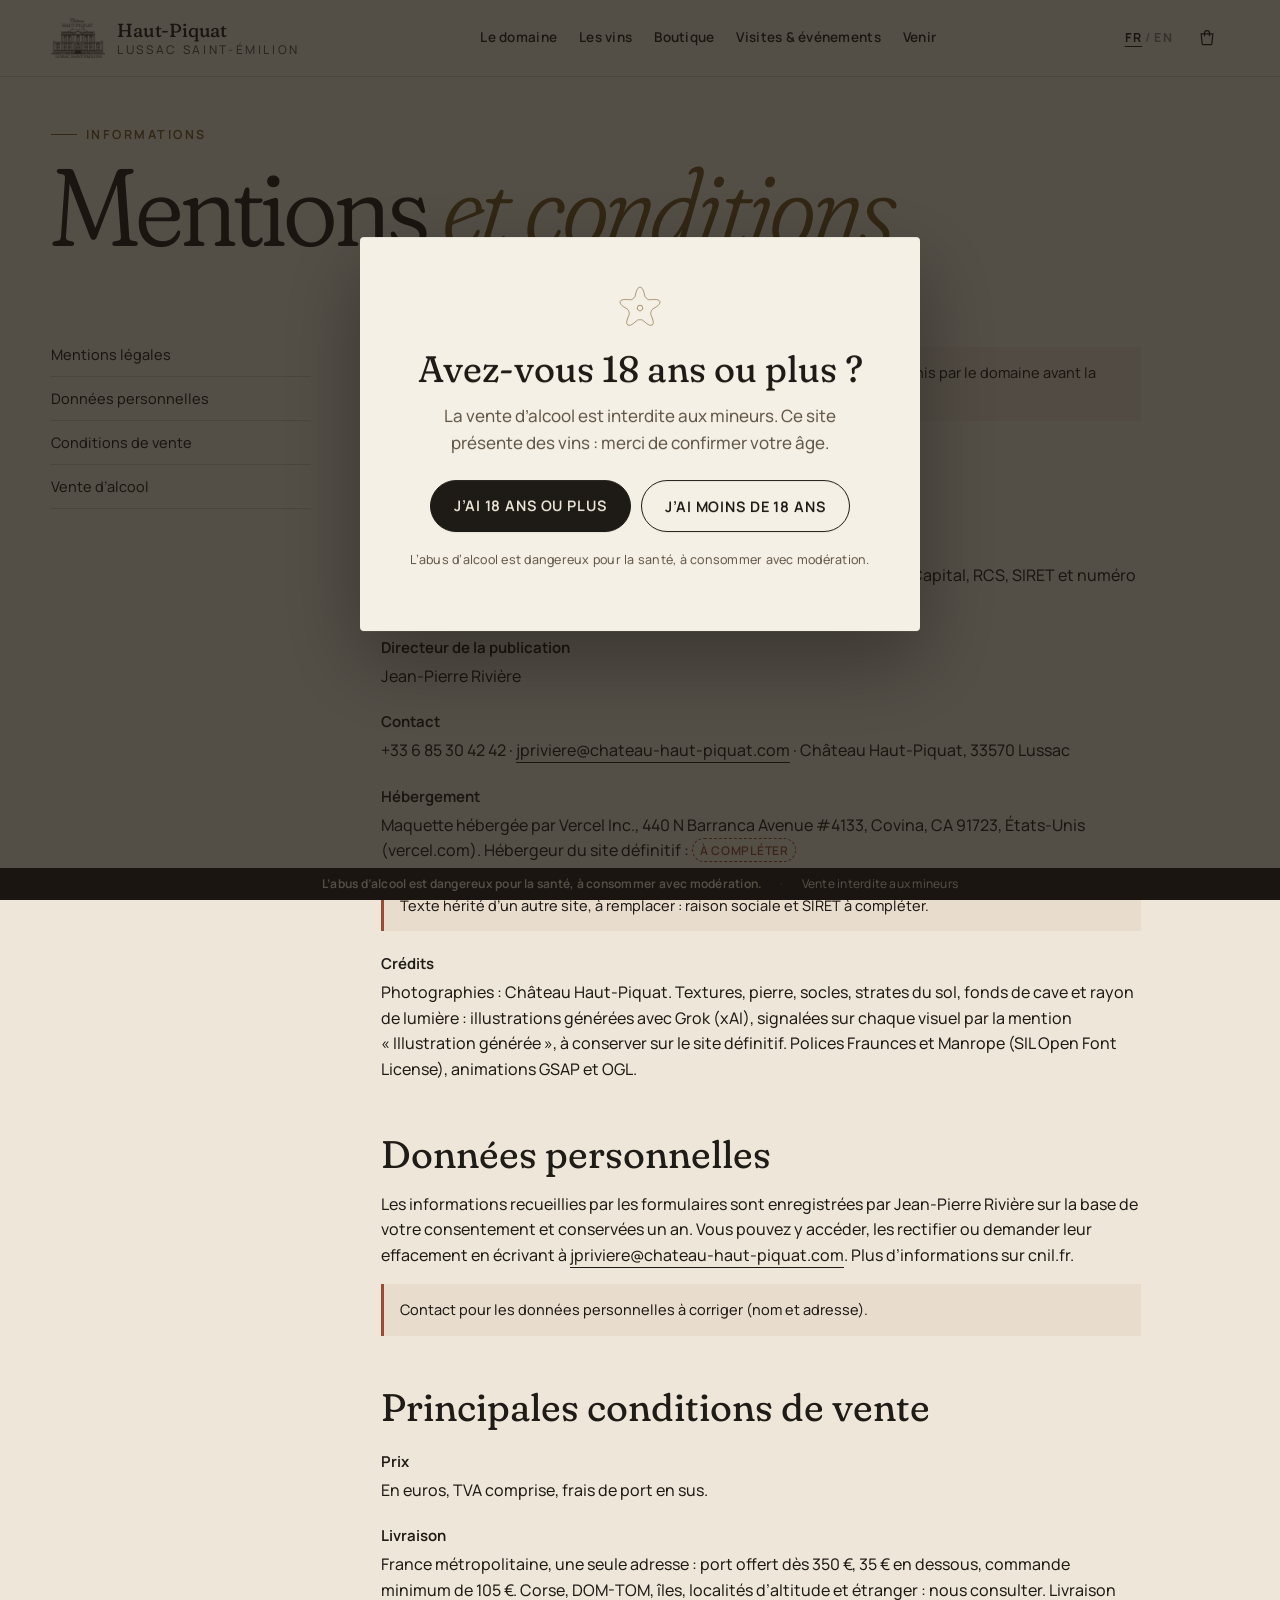
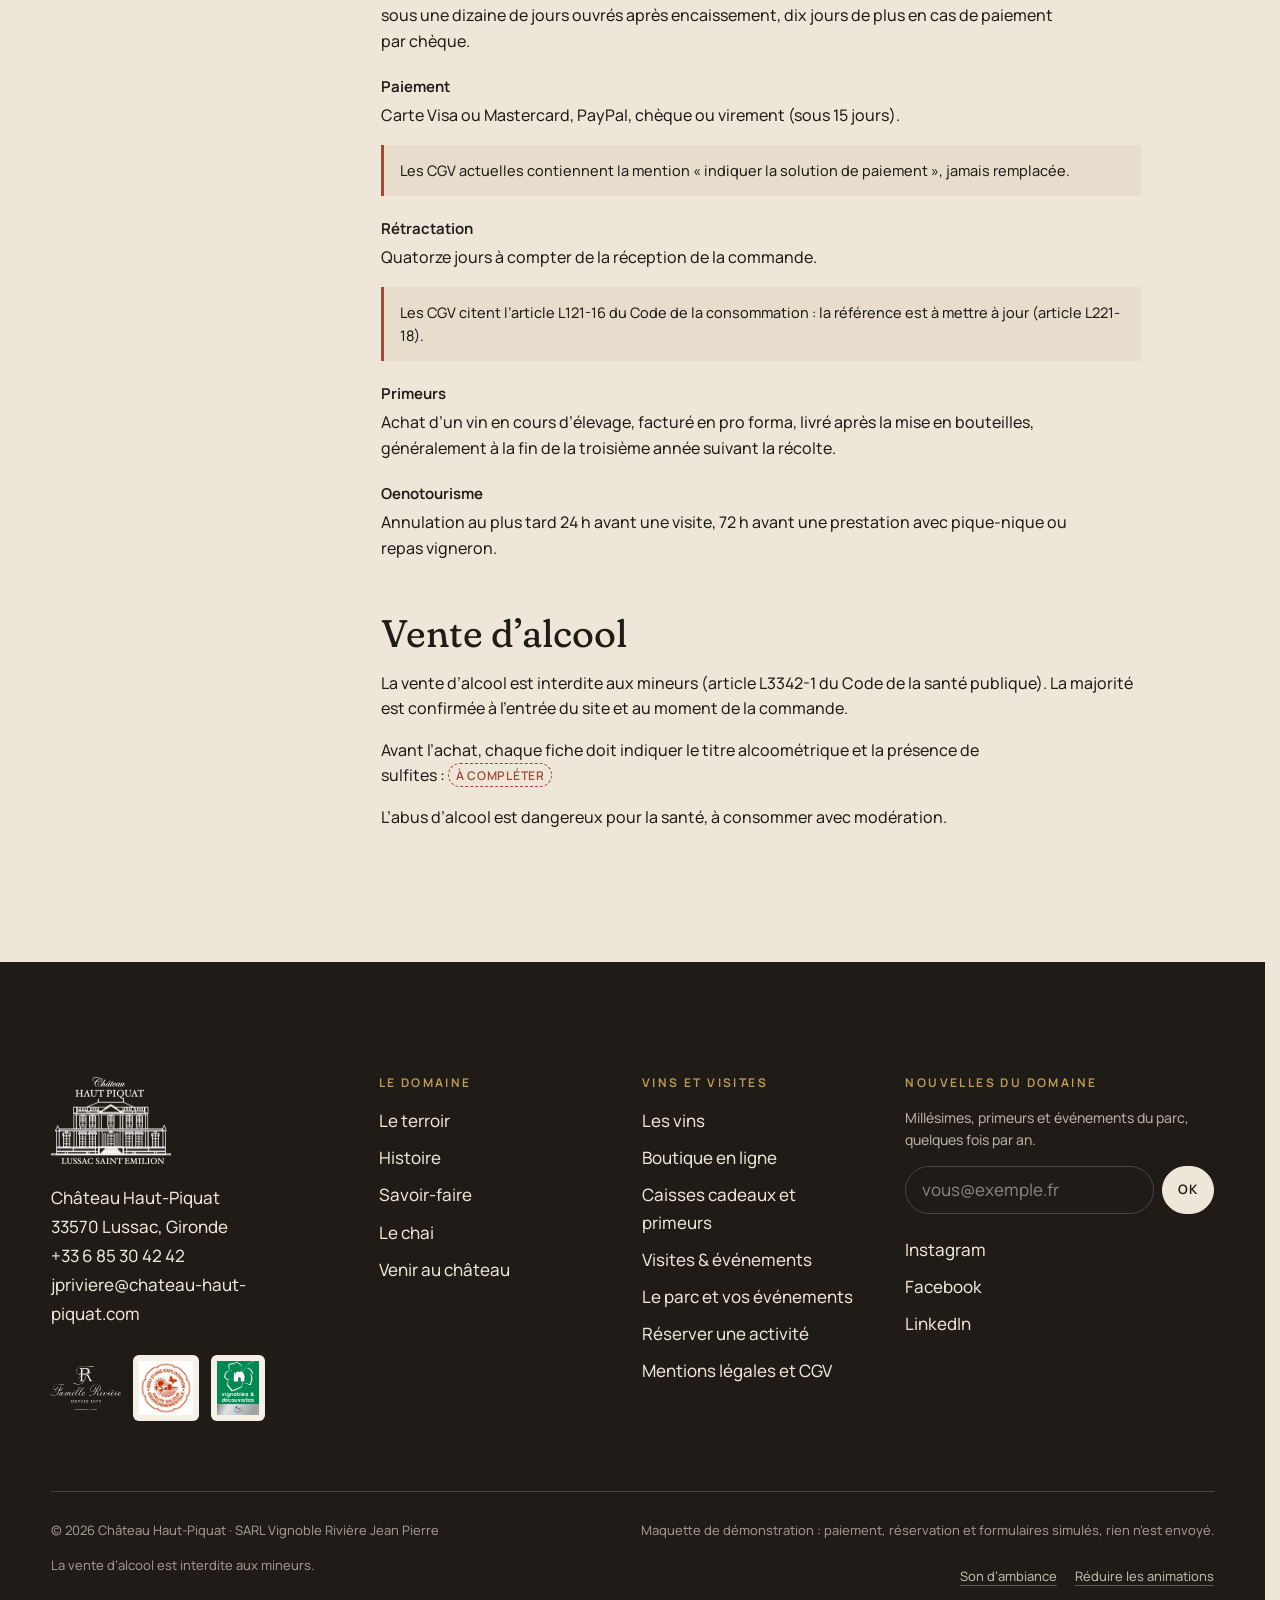
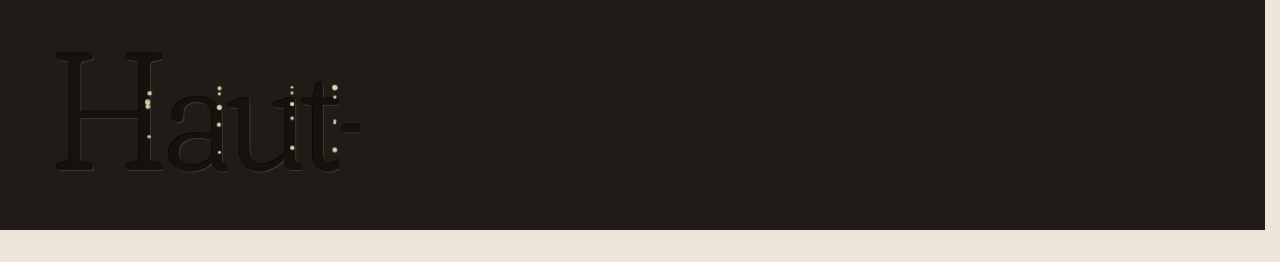
<file: informations.html>
<!doctype html>
<html lang="fr" class="no-js">
<head>
<meta charset="utf-8">
<meta name="viewport" content="width=device-width, initial-scale=1, viewport-fit=cover">
<title>Informations légales · Château Haut-Piquat</title>
<meta name="description" content="Mentions légales, données personnelles et principales conditions de vente du Château Haut-Piquat.">
<meta name="robots" content="noindex, nofollow">
<meta name="theme-color" content="#EEE7D9">
<meta property="og:type" content="website">
<meta property="og:site_name" content="Château Haut-Piquat">
<meta property="og:locale" content="fr_FR">
<meta property="og:title" content="Informations légales · Château Haut-Piquat">
<meta property="og:description" content="Mentions légales, données personnelles et principales conditions de vente du Château Haut-Piquat.">
<meta property="og:url" content="https://chateau-haut-piquat-maquette.vercel.app/informations">
<meta property="og:image" content="https://chateau-haut-piquat-maquette.vercel.app/assets/img/og/og-accueil.jpg">
<meta property="og:image:width" content="1200">
<meta property="og:image:height" content="630">
<meta property="og:image:alt" content="Château Haut-Piquat au milieu des vignes, Lussac Saint-Émilion">
<meta name="twitter:card" content="summary_large_image">
<meta name="twitter:title" content="Informations légales · Château Haut-Piquat">
<meta name="twitter:description" content="Mentions légales, données personnelles et principales conditions de vente du Château Haut-Piquat.">
<meta name="twitter:image" content="https://chateau-haut-piquat-maquette.vercel.app/assets/img/og/og-accueil.jpg">
<link rel="icon" href="assets/img/favicon.svg" type="image/svg+xml">
<style>html{background:#EEE7D9}</style>
<link rel="preload" href="assets/fonts/fraunces-latin-full-normal.woff2" as="font" type="font/woff2" crossorigin>
<link rel="preload" href="assets/fonts/fraunces-latin-full-italic.woff2" as="font" type="font/woff2" crossorigin>
<link rel="preload" href="assets/fonts/manrope-latin-wght-normal.woff2" as="font" type="font/woff2" crossorigin>

<link rel="stylesheet" href="assets/css/style.css?v=19">
<link rel="modulepreload" href="assets/js/main.js?v=19">
<script>(function(d){var h=d.documentElement;h.className=h.className.replace('no-js','js');try{var s=localStorage;var l=s.getItem('ahp-lang');if(l==='en'){h.lang='en';}if(matchMedia('(prefers-reduced-motion: reduce)').matches||s.getItem('ahp-calm')==='1'){h.classList.add('calm');}if(s.getItem('ahp-age')==='ok'){h.classList.add('age-ok');}if(sessionStorage.getItem('ahp-trans')==='1'||sessionStorage.getItem('ahp-seen')==='1'){h.classList.add('trans-in');}}catch(e){}setTimeout(function(){if(!window.__ahpReady){h.classList.add('calm');h.classList.remove('trans-in');}},4500);})(document);</script>
</head>
<body data-page="informations">
<svg width="0" height="0" style="position:absolute" aria-hidden="true" focusable="false"><defs>
<symbol id="ast" viewBox="-55 -55 110 110"><path d="M0.0 -50.0L2.8 -49.1L5.4 -46.7L7.4 -43.0L9.0 -38.8L10.2 -34.6L11.0 -30.9L11.8 -28.0L12.8 -26.0L13.9 -24.6L15.1 -23.6L16.5 -22.7L17.7 -21.7L19.1 -20.8L20.7 -20.2L23.0 -19.9L26.0 -20.0L29.7 -20.3L34.1 -20.6L38.6 -20.4L42.7 -19.5L45.9 -17.9L47.6 -15.5L47.6 -12.5L46.0 -9.3L43.2 -6.2L39.7 -3.4L36.0 -1.0L32.8 0.9L30.3 2.6L28.6 4.1L27.7 5.6L27.1 7.1L26.6 8.7L26.1 10.2L25.7 11.7L25.6 13.5L26.0 15.7L27.1 18.5L28.5 22.0L30.1 26.1L31.3 30.4L31.8 34.6L31.1 38.1L29.4 40.5L26.6 41.4L23.1 40.9L19.3 39.2L15.5 36.7L12.1 33.9L9.2 31.5L6.9 29.6L4.9 28.5L3.2 28.0L1.6 28.0L0.0 28.0L-1.6 28.0L-3.2 28.0L-4.9 28.5L-6.9 29.6L-9.2 31.5L-12.1 33.9L-15.5 36.7L-19.3 39.2L-23.1 40.9L-26.6 41.4L-29.4 40.5L-31.1 38.1L-31.8 34.6L-31.3 30.4L-30.1 26.1L-28.5 22.0L-27.1 18.5L-26.0 15.7L-25.6 13.5L-25.7 11.7L-26.1 10.2L-26.6 8.7L-27.1 7.1L-27.7 5.6L-28.6 4.1L-30.3 2.6L-32.8 0.9L-36.0 -1.0L-39.7 -3.4L-43.2 -6.2L-46.0 -9.3L-47.6 -12.5L-47.6 -15.5L-45.9 -17.9L-42.7 -19.5L-38.6 -20.4L-34.1 -20.6L-29.7 -20.3L-26.0 -20.0L-23.0 -19.9L-20.7 -20.2L-19.1 -20.8L-17.7 -21.7L-16.5 -22.7L-15.1 -23.6L-13.9 -24.6L-12.8 -26.0L-11.8 -28.0L-11.0 -30.9L-10.2 -34.6L-9.0 -38.8L-7.4 -43.0L-5.4 -46.7L-2.8 -49.1Z"/><path d="M4.4 -6.1L7.1 2.3L0.0 7.5L-7.1 2.3L-4.4 -6.1Z"/></symbol>
<symbol id="i-sound" viewBox="0 0 24 24"><path d="M4 9v6h4l5 4V5L8 9H4z"/><path class="wave" d="M16.5 8.5a5 5 0 0 1 0 7M19 6a8.5 8.5 0 0 1 0 12"/></symbol>
<symbol id="i-calm" viewBox="0 0 24 24"><circle cx="12" cy="12" r="8.5"/><path d="M10 8.5v7M14 8.5v7"/></symbol>
<symbol id="i-cart" viewBox="0 0 24 24"><path d="M5 7h14l-1.2 12.2a1 1 0 0 1-1 .8H7.2a1 1 0 0 1-1-.8L5 7z"/><path d="M9 10V6a3 3 0 0 1 6 0v4"/></symbol>
<symbol id="i-menu" viewBox="0 0 24 24"><path d="M3 8h18M3 16h18"/></symbol>
<symbol id="i-close" viewBox="0 0 24 24"><path d="M5 5l14 14M19 5L5 19"/></symbol>
<symbol id="i-car" viewBox="0 0 40 40"><path d="M7 25h26v5H7zM10 25l3-8h14l3 8" fill="none" stroke="currentColor" stroke-width="1.5"/><circle cx="13" cy="30" r="2.5" fill="none" stroke="currentColor" stroke-width="1.5"/><circle cx="27" cy="30" r="2.5" fill="none" stroke="currentColor" stroke-width="1.5"/></symbol>
<symbol id="i-van" viewBox="0 0 40 40"><path d="M5 12h20l6 6h4v10H5z" fill="none" stroke="currentColor" stroke-width="1.5"/><circle cx="12" cy="28" r="2.5" fill="none" stroke="currentColor" stroke-width="1.5"/><circle cx="29" cy="28" r="2.5" fill="none" stroke="currentColor" stroke-width="1.5"/><path d="M9 16h6v5H9z" fill="none" stroke="currentColor" stroke-width="1.5"/></symbol>
<symbol id="i-heli" viewBox="0 0 40 40"><circle cx="20" cy="20" r="15" fill="none" stroke="currentColor" stroke-width="1.5"/><path d="M14 12v16M26 12v16M14 20h12" fill="none" stroke="currentColor" stroke-width="2"/></symbol>
<symbol id="i-medal" viewBox="0 0 24 24"><circle cx="12" cy="12" r="9.5"/><circle cx="12" cy="12" r="6"/></symbol>
</defs></svg>
<a class="skip" href="#contenu"><span lang="fr">Aller au contenu</span><span lang="en">Skip to content</span></a>
<div class="loader" data-loader aria-hidden="true">
  <svg viewBox="-60 -60 120 120"><path class="ast" d="M0.0 -50.0L2.8 -49.1L5.4 -46.7L7.4 -43.0L9.0 -38.8L10.2 -34.6L11.0 -30.9L11.8 -28.0L12.8 -26.0L13.9 -24.6L15.1 -23.6L16.5 -22.7L17.7 -21.7L19.1 -20.8L20.7 -20.2L23.0 -19.9L26.0 -20.0L29.7 -20.3L34.1 -20.6L38.6 -20.4L42.7 -19.5L45.9 -17.9L47.6 -15.5L47.6 -12.5L46.0 -9.3L43.2 -6.2L39.7 -3.4L36.0 -1.0L32.8 0.9L30.3 2.6L28.6 4.1L27.7 5.6L27.1 7.1L26.6 8.7L26.1 10.2L25.7 11.7L25.6 13.5L26.0 15.7L27.1 18.5L28.5 22.0L30.1 26.1L31.3 30.4L31.8 34.6L31.1 38.1L29.4 40.5L26.6 41.4L23.1 40.9L19.3 39.2L15.5 36.7L12.1 33.9L9.2 31.5L6.9 29.6L4.9 28.5L3.2 28.0L1.6 28.0L0.0 28.0L-1.6 28.0L-3.2 28.0L-4.9 28.5L-6.9 29.6L-9.2 31.5L-12.1 33.9L-15.5 36.7L-19.3 39.2L-23.1 40.9L-26.6 41.4L-29.4 40.5L-31.1 38.1L-31.8 34.6L-31.3 30.4L-30.1 26.1L-28.5 22.0L-27.1 18.5L-26.0 15.7L-25.6 13.5L-25.7 11.7L-26.1 10.2L-26.6 8.7L-27.1 7.1L-27.7 5.6L-28.6 4.1L-30.3 2.6L-32.8 0.9L-36.0 -1.0L-39.7 -3.4L-43.2 -6.2L-46.0 -9.3L-47.6 -12.5L-47.6 -15.5L-45.9 -17.9L-42.7 -19.5L-38.6 -20.4L-34.1 -20.6L-29.7 -20.3L-26.0 -20.0L-23.0 -19.9L-20.7 -20.2L-19.1 -20.8L-17.7 -21.7L-16.5 -22.7L-15.1 -23.6L-13.9 -24.6L-12.8 -26.0L-11.8 -28.0L-11.0 -30.9L-10.2 -34.6L-9.0 -38.8L-7.4 -43.0L-5.4 -46.7L-2.8 -49.1Z" data-ast-path/><path class="ast" d="M4.4 -6.1L7.1 2.3L0.0 7.5L-7.1 2.3L-4.4 -6.1Z" data-ast-hole/></svg>
  <span class="loader__count" data-loader-count>Lussac · 1972</span>
</div>
<div class="ptrans" aria-hidden="true"><span></span><span></span><span></span></div>
<header class="hdr" data-hdr>
  <a class="hdr__brand" href="index.html" aria-label="Château Haut-Piquat, accueil" data-aria-en="Château Haut-Piquat, home">
    <img src="assets/img/logos/logo-chateau-encre-240.webp" width="240" height="175" alt="">
    <span class="hdr__name">Haut-Piquat<small>Lussac Saint-Émilion</small></span>
  </a>
  <nav class="hdr__nav" aria-label="Navigation principale" data-aria-en="Main navigation"><a href="domaine.html"><span lang="fr">Le domaine</span><span lang="en">The estate</span></a><a href="vins.html"><span lang="fr">Les vins</span><span lang="en">The wines</span></a><a href="boutique.html"><span lang="fr">Boutique</span><span lang="en">Shop</span></a><a href="oenotourisme.html"><span lang="fr">Visites & événements</span><span lang="en">Visits & events</span></a><a href="oenotourisme.html#acces"><span lang="fr">Venir</span><span lang="en">Visit us</span></a></nav>
  <div class="hdr__tools">
    <button class="tool tool--lang" type="button" data-lang-toggle aria-label="English version" data-aria-en="Version française"><span class="l-fr" aria-hidden="true">FR</span><span class="l-sep" aria-hidden="true">/</span><span class="l-en" aria-hidden="true">EN</span></button>
    <a class="hdr__cta magnetic" href="oenotourisme.html#reserver"><span lang="fr">Réserver</span><span lang="en">Book</span></a>
    <button class="tool tool--cart" type="button" data-cart-open aria-label="Ouvrir le panier" data-aria-en="Open cart" data-tip="Panier" data-tip-en="Cart"><svg><use href="#i-cart"/></svg><span class="cart-count" data-cart-count></span></button>
    <button class="tool tool--menu" type="button" data-menu aria-expanded="false" aria-controls="mmenu" aria-label="Menu"><svg><use href="#i-menu"/></svg></button>
  </div>
</header>
<div class="mmenu" id="mmenu" data-mmenu aria-hidden="true">
  <nav aria-label="Navigation mobile" data-aria-en="Mobile navigation"><a href="domaine.html"><span class="n">01</span><span lang="fr">Le domaine</span><span lang="en">The estate</span></a><a href="vins.html"><span class="n">02</span><span lang="fr">Les vins</span><span lang="en">The wines</span></a><a href="boutique.html"><span class="n">03</span><span lang="fr">Boutique</span><span lang="en">Shop</span></a><a href="oenotourisme.html"><span class="n">04</span><span lang="fr">Visites & événements</span><span lang="en">Visits & events</span></a><a href="oenotourisme.html#acces"><span class="n">05</span><span lang="fr">Venir</span><span lang="en">Visit us</span></a></nav>
  <div>
    <div class="mmenu__ctas"><a class="btn btn--light" href="oenotourisme.html#reserver"><span lang="fr">Réserver une visite</span><span lang="en">Book a visit</span></a><a class="btn btn--ghost" href="boutique.html"><span lang="fr">Boutique en ligne</span><span lang="en">Online shop</span></a></div>
    <div class="mmenu__tools">
      <button class="tool" type="button" data-sound aria-pressed="false"><span lang="fr">Son d’ambiance</span><span lang="en">Ambient sound</span></button>
      <button class="tool" type="button" data-calm-toggle><span lang="fr">Réduire les animations</span><span lang="en">Reduce motion</span></button>
    </div>
    <p class="mmenu__foot">Château Haut-Piquat · 33570 Lussac · <a href="tel:+33685304242">+33 6 85 30 42 42</a></p>
  </div>
</div>
<main id="contenu">

<section class="doc section wrap" aria-labelledby="info-title">
  <p class="kicker"><span lang="fr">Informations</span><span lang="en">Information</span></p>
  <h1 class="h1" id="info-title" style="margin-bottom:clamp(40px,6vw,80px)"><span lang="fr">Mentions <em>et conditions</em></span><span lang="en">Legal <em>and terms</em></span></h1>
  <div class="doc__grid">
    <nav class="doc__nav" aria-label="Sommaire" data-aria-en="Contents"><a href="#mentions"><span lang="fr">Mentions légales</span><span lang="en">Legal notice</span></a><a href="#donnees"><span lang="fr">Données personnelles</span><span lang="en">Personal data</span></a><a href="#cgv"><span lang="fr">Conditions de vente</span><span lang="en">Terms of sale</span></a><a href="#alcool"><span lang="fr">Vente d’alcool</span><span lang="en">Alcohol sales</span></a></nav>
    <article>
      <div class="flag"><span lang="fr">Page de maquette. Les éléments marqués «&nbsp;à compléter&nbsp;» doivent être fournis par le domaine avant la mise en ligne.</span><span lang="en">Mock-up page. Items marked “to complete” must be supplied by the estate before launch.</span></div>
      <h2 id="mentions"><span lang="fr">Mentions légales</span><span lang="en">Legal notice</span></h2>
      <h3><span lang="fr">Éditeur</span><span lang="en">Publisher</span></h3>
      <p>SARL Vignoble Rivière Jean&nbsp;Pierre, Château Haut-Piquat, 33570 Lussac. <span lang="fr">Capital, RCS, SIRET et numéro de TVA&nbsp;:</span><span lang="en">Share capital, trade register, SIRET and VAT numbers:</span> <span class="todo"><span lang="fr">à compléter</span><span lang="en">to complete</span></span></p>
      <h3><span lang="fr">Directeur de la publication</span><span lang="en">Publishing director</span></h3><p>Jean-Pierre Rivière</p>
      <h3>Contact</h3><p>+33 6 85 30 42 42 · <a class="link" href="mailto:jpriviere@chateau-haut-piquat.com"><span class="nw">jpriviere@</span><wbr><span class="nw">chateau-haut-piquat.com</span></a> · Château Haut-Piquat, 33570 Lussac</p>
      <h3><span lang="fr">Hébergement</span><span lang="en">Hosting</span></h3><p><span lang="fr">Maquette hébergée par</span><span lang="en">Mock-up hosted by</span> Vercel Inc., 440 N Barranca Avenue #4133, Covina, CA 91723, <span lang="fr">États-Unis</span><span lang="en">United States</span> (vercel.com). <span lang="fr">Hébergeur du site définitif&nbsp;:</span><span lang="en">Host of the final website:</span> <span class="todo"><span lang="fr">à compléter</span><span lang="en">to complete</span></span></p>
      <div class="flag"><span lang="fr">Texte hérité d’un autre site, à remplacer&nbsp;: raison sociale et SIRET à compléter.</span><span lang="en">Text inherited from another website, to be replaced: company name and SIRET to complete.</span></div>
      <h3><span lang="fr">Crédits</span><span lang="en">Credits</span></h3><p><span lang="fr">Photographies&nbsp;: Château Haut-Piquat. Textures, pierre, socles, strates du sol, fonds de cave et rayon de lumière&nbsp;: illustrations générées avec Grok (xAI), signalées sur chaque visuel par la mention «&nbsp;Illustration générée&nbsp;», à conserver sur le site définitif. Polices Fraunces et Manrope (SIL Open Font License), animations GSAP et OGL.</span><span lang="en">Photographs: Château Haut-Piquat. Textures, stone, plinths, soil layers, cellar backdrops and light beam: illustrations generated with Grok (xAI), each marked “AI-generated illustration”, to be kept on the final website. Fraunces and Manrope typefaces (SIL Open Font License), GSAP and OGL animation.</span></p>
      <h2 id="donnees"><span lang="fr">Données personnelles</span><span lang="en">Personal data</span></h2>
      <p><span lang="fr">Les informations recueillies par les formulaires sont enregistrées par Jean-Pierre Rivière sur la base de votre consentement et conservées un an. Vous pouvez y accéder, les rectifier ou demander leur effacement en écrivant à</span><span lang="en">Information collected through the forms is recorded by Jean-Pierre Rivière on the basis of your consent and kept for one year. You may access, correct or request deletion of it by writing to</span> <a class="link" href="mailto:jpriviere@chateau-haut-piquat.com"><span class="nw">jpriviere@</span><wbr><span class="nw">chateau-haut-piquat.com</span></a>. <span lang="fr">Plus d’informations sur cnil.fr.</span><span lang="en">More information at cnil.fr.</span></p>
      <div class="flag"><span lang="fr">Contact pour les données personnelles à corriger (nom et adresse).</span><span lang="en">Personal data contact to be corrected (name and address).</span></div>
      <h2 id="cgv"><span lang="fr">Principales conditions de vente</span><span lang="en">Main terms of sale</span></h2>
      <h3><span lang="fr">Prix</span><span lang="en">Prices</span></h3><p><span lang="fr">En euros, TVA comprise, frais de port en sus.</span><span lang="en">In euros, VAT included, delivery extra.</span></p>
      <h3><span lang="fr">Livraison</span><span lang="en">Delivery</span></h3><p><span lang="fr">France métropolitaine, une seule adresse&nbsp;: port offert dès 350&nbsp;€, 35&nbsp;€ en dessous, commande minimum de 105&nbsp;€. Corse, DOM-TOM, îles, localités d’altitude et étranger&nbsp;: nous consulter. Livraison sous une dizaine de jours ouvrés après encaissement, dix jours de plus en cas de paiement par chèque.</span><span lang="en">Mainland France, single address: free delivery from €350, €35 below, €105 minimum order. Corsica, overseas, islands, high-altitude areas and abroad: please ask. Delivery within about ten working days after payment, ten more for payment by cheque.</span></p>
      <h3><span lang="fr">Paiement</span><span lang="en">Payment</span></h3><p><span lang="fr">Carte Visa ou Mastercard, PayPal, chèque ou virement (sous 15 jours).</span><span lang="en">Visa or Mastercard, PayPal, cheque or bank transfer (within 15 days).</span></p>
      <div class="flag"><span lang="fr">Les CGV actuelles contiennent la mention «&nbsp;indiquer la solution de paiement&nbsp;», jamais remplacée.</span><span lang="en">The current terms still contain the placeholder “indicate the payment solution”.</span></div>
      <h3><span lang="fr">Rétractation</span><span lang="en">Right of withdrawal</span></h3><p><span lang="fr">Quatorze jours à compter de la réception de la commande.</span><span lang="en">Fourteen days from receipt of the order.</span></p>
      <div class="flag"><span lang="fr">Les CGV citent l’article L121-16 du Code de la consommation&nbsp;: la référence est à mettre à jour (article L221-18).</span><span lang="en">The terms cite article L121-16 of the Consumer Code: the reference should be updated (article L221-18).</span></div>
      <h3><span lang="fr">Primeurs</span><span lang="en">En primeur</span></h3><p><span lang="fr">Achat d’un vin en cours d’élevage, facturé en pro forma, livré après la mise en bouteilles, généralement à la fin de la troisième année suivant la récolte.</span><span lang="en">Purchase of a wine still ageing, invoiced pro forma, delivered after bottling, usually at the end of the third year after the harvest.</span></p>
      <h3><span lang="fr">Oenotourisme</span><span lang="en">Wine tourism</span></h3><p><span lang="fr">Annulation au plus tard 24&nbsp;h avant une visite, 72&nbsp;h avant une prestation avec pique-nique ou repas vigneron.</span><span lang="en">Cancellation at least 24 hours before a tour, 72 hours before an experience with a picnic or winegrower’s meal.</span></p>
      <h2 id="alcool"><span lang="fr">Vente d’alcool</span><span lang="en">Alcohol sales</span></h2>
      <p><span lang="fr">La vente d’alcool est interdite aux mineurs (article L3342-1 du Code de la santé publique). La majorité est confirmée à l’entrée du site et au moment de la commande.</span><span lang="en">The sale of alcohol to minors is prohibited (article L3342-1 of the French Public Health Code). Age is confirmed on entering the site and when ordering.</span></p>
      <p><span lang="fr">Avant l’achat, chaque fiche doit indiquer le titre alcoométrique et la présence de sulfites&nbsp;:</span><span lang="en">Before purchase, each product page must show the alcohol content and the presence of sulphites:</span> <span class="todo"><span lang="fr">à compléter</span><span lang="en">to complete</span></span></p>
      <p><span lang="fr">L’abus d’alcool est dangereux pour la santé, à consommer avec modération.</span><span lang="en">Alcohol abuse is dangerous for your health; drink in moderation.</span></p>
    </article>
  </div>
</section>

</main>
<footer class="ftr is-dark">
  <div class="wrap">
    <div class="ftr__top">
      <div class="ftr__brand">
        <img src="assets/img/logos/logo-chateau-encre-480.webp" width="480" height="350" alt="Château Haut-Piquat, Lussac Saint-Émilion" loading="lazy">
        <address>Château Haut-Piquat<br>33570 Lussac, Gironde<br><a href="tel:+33685304242">+33 6 85 30 42 42</a><br><a href="mailto:jpriviere@chateau-haut-piquat.com">jpriviere@chateau-haut-piquat.com</a></address>
        <div class="ftr__labels">
          <img class="riviere" src="assets/img/logos/logo-famille-riviere-480.webp" width="480" height="303" alt="Famille Rivière, depuis 1875" loading="lazy">
          <img src="assets/img/logos/label-hve-240.webp" width="240" height="240" alt="Issu d’une exploitation Haute Valeur Environnementale" data-alt-en="From a High Environmental Value certified farm" loading="lazy">
          <img src="assets/img/logos/label-vignobles-decouvertes-240.webp" width="240" height="307" alt="Label Vignobles &amp; Découvertes" data-alt-en="Vignobles &amp; Découvertes label" loading="lazy">
        </div>
      </div>
      <div>
        <h2 class="ftr__h"><span lang="fr">Le domaine</span><span lang="en">The estate</span></h2>
        <ul>
          <li><a href="index.html#terroir"><span lang="fr">Le terroir</span><span lang="en">Terroir</span></a></li>
          <li><a href="domaine.html#histoire"><span lang="fr">Histoire</span><span lang="en">History</span></a></li>
          <li><a href="domaine.html#savoir-faire"><span lang="fr">Savoir-faire</span><span lang="en">Craft</span></a></li>
          <li><a href="domaine.html#chai"><span lang="fr">Le chai</span><span lang="en">The cellar</span></a></li>
          <li><a href="oenotourisme.html#acces"><span lang="fr">Venir au château</span><span lang="en">Getting here</span></a></li>
        </ul>
      </div>
      <div>
        <h2 class="ftr__h"><span lang="fr">Vins et visites</span><span lang="en">Wines and visits</span></h2>
        <ul>
          <li><a href="vins.html"><span lang="fr">Les vins</span><span lang="en">The wines</span></a></li>
          <li><a href="boutique.html"><span lang="fr">Boutique en ligne</span><span lang="en">Online shop</span></a></li>
          <li><a href="boutique.html#cadeaux"><span lang="fr">Caisses cadeaux et primeurs</span><span lang="en">Gift cases and en primeur</span></a></li>
          <li><a href="oenotourisme.html"><span lang="fr">Visites & événements</span><span lang="en">Visits & events</span></a></li>
          <li><a href="oenotourisme.html#parc"><span lang="fr">Le parc et vos événements</span><span lang="en">The park and your events</span></a></li>
          <li><a href="oenotourisme.html#reserver"><span lang="fr">Réserver une activité</span><span lang="en">Book an activity</span></a></li>
          <li><a href="informations.html"><span lang="fr">Mentions légales et CGV</span><span lang="en">Legal notice and terms</span></a></li>
        </ul>
      </div>
      <div>
        <h2 class="ftr__h"><span lang="fr">Nouvelles du domaine</span><span lang="en">News from the estate</span></h2>
        <p class="small muted"><span lang="fr">Millésimes, primeurs et événements du parc, quelques fois par an.</span><span lang="en">Vintages, en primeur offers and park events, a few times a year.</span></p>
        <form class="news" data-fake-form="news">
          <label class="sr-only" for="news-mail"><span lang="fr">Votre adresse e-mail</span><span lang="en">Your email address</span></label>
          <input id="news-mail" type="email" required placeholder="vous@exemple.fr" autocomplete="email">
          <button class="btn btn--light btn--sm" type="submit">OK</button>
        </form>
        <ul style="margin-top:22px">
          <li><a href="https://www.instagram.com/chateauhautpiquat/" rel="noopener" target="_blank">Instagram</a></li>
          <li><a href="https://www.facebook.com/chateauhautpiquat" rel="noopener" target="_blank">Facebook</a></li>
          <li><a href="https://www.linkedin.com/company/chateau-haut-piquat/" rel="noopener" target="_blank">LinkedIn</a></li>
        </ul>
      </div>
    </div>
    <div class="ftr__bottom">
      <span>© 2026 Château Haut-Piquat · SARL Vignoble Rivière Jean&nbsp;Pierre</span>
      <span><span lang="fr">Maquette de démonstration&nbsp;: paiement, réservation et formulaires simulés, rien n’est envoyé.</span><span lang="en">Demonstration mock-up: payment, booking and forms are simulated, nothing is sent.</span></span>
      <span><span lang="fr">La vente d’alcool est interdite aux mineurs.</span><span lang="en">The sale of alcohol to minors is prohibited.</span></span>
      <span class="ftr__tools"><button class="ftr__tool" type="button" data-sound aria-pressed="false"><span lang="fr">Son d’ambiance</span><span lang="en">Ambient sound</span></button><button class="ftr__tool" type="button" data-calm-toggle><span lang="fr">Réduire les animations</span><span lang="en">Reduce motion</span></button></span>
    </div>
    <div class="ftr__big" aria-hidden="true" data-carve><span class="ch">H</span><span class="ch">a</span><span class="ch">u</span><span class="ch">t</span><span class="ch">-</span><span class="ch">P</span><span class="ch">i</span><span class="ch">q</span><span class="ch">u</span><span class="ch">a</span><span class="ch">t</span></div>
  </div>
</footer>
<div class="legal" data-legal role="note"><b><span lang="fr">L’abus d’alcool est dangereux pour la santé, à consommer avec modération.</span><span lang="en">Alcohol abuse is dangerous for your health; drink in moderation.</span></b><span class="sep" aria-hidden="true">·</span><span><span lang="fr">Vente interdite aux mineurs</span><span lang="en">No sale to minors</span></span></div>
<div class="cart-ov" data-cart-ov></div>
<aside class="cart" data-cart aria-label="Panier" data-aria-en="Cart" aria-hidden="true" inert>
  <div class="cart__head"><div><h2><span lang="fr">Votre panier</span><span lang="en">Your cart</span></h2><p class="cart__sum" data-cart-sum></p></div><button class="tool" type="button" data-cart-close aria-label="Fermer le panier" data-aria-en="Close cart"><svg><use href="#i-close"/></svg></button></div>
  <div class="cart__ship" data-cart-ship></div>
  <div class="cart__body" data-cart-body data-native-scroll></div>
  <div class="cart__foot" data-cart-foot></div>
</aside>
<dialog class="modal" data-modal>
  <form method="dialog" class="modal__in" data-modal-form>
    <button class="tool modal__x" value="cancel" aria-label="Fermer" data-aria-en="Close" formnovalidate><svg><use href="#i-close"/></svg></button>
    <div data-modal-body></div>
  </form>
</dialog>
<div class="agegate" data-agegate role="dialog" aria-modal="true" aria-labelledby="age-title" aria-describedby="age-desc">
  <div class="agegate__card">
    <svg class="ast" aria-hidden="true"><use href="#ast"/></svg>
    <h2 id="age-title"><span lang="fr">Avez-vous 18 ans ou plus&nbsp;?</span><span lang="en">Are you 18 or older?</span></h2>
    <p id="age-desc" class="muted"><span lang="fr">La vente d’alcool est interdite aux mineurs. Ce site présente des vins&nbsp;: merci de confirmer votre âge.</span><span lang="en">The sale of alcohol to minors is prohibited. This site presents wines: please confirm your age.</span></p>
    <div class="agegate__actions">
      <button class="btn magnetic" type="button" data-age-yes><span lang="fr">J’ai 18 ans ou plus</span><span lang="en">I am 18 or older</span></button>
      <button class="btn btn--ghost" type="button" data-age-no><span lang="fr">J’ai moins de 18 ans</span><span lang="en">I am under 18</span></button>
    </div>
    <p class="agegate__no" role="alert"><span lang="fr">Revenez nous voir à votre majorité. L’accès au site n’est pas possible.</span><span lang="en">Please come back when you are of age. Access to this site is not possible.</span></p>
    <p class="tiny muted"><span lang="fr">L’abus d’alcool est dangereux pour la santé, à consommer avec modération.</span><span lang="en">Alcohol abuse is dangerous for your health; drink in moderation.</span></p>
  </div>
</div>
<div class="cursor" data-cursor aria-hidden="true"><svg class="ast"><use href="#ast"/></svg></div>
<div class="veil" aria-hidden="true"></div>
<div class="toast" data-toast role="status" aria-live="polite"></div>
<script src="assets/vendor/gsap/gsap.min.js" defer></script>
<script src="assets/vendor/gsap/ScrollTrigger.min.js" defer></script>
<script src="assets/vendor/gsap/SplitText.min.js" defer></script>
<script src="assets/vendor/gsap/DrawSVGPlugin.min.js" defer></script>
<script src="assets/vendor/gsap/CustomEase.min.js" defer></script>
<script src="assets/vendor/gsap/Flip.min.js" defer></script>
<script type="module" src="assets/js/main.js?v=19"></script>
</body>
</html>
</file>
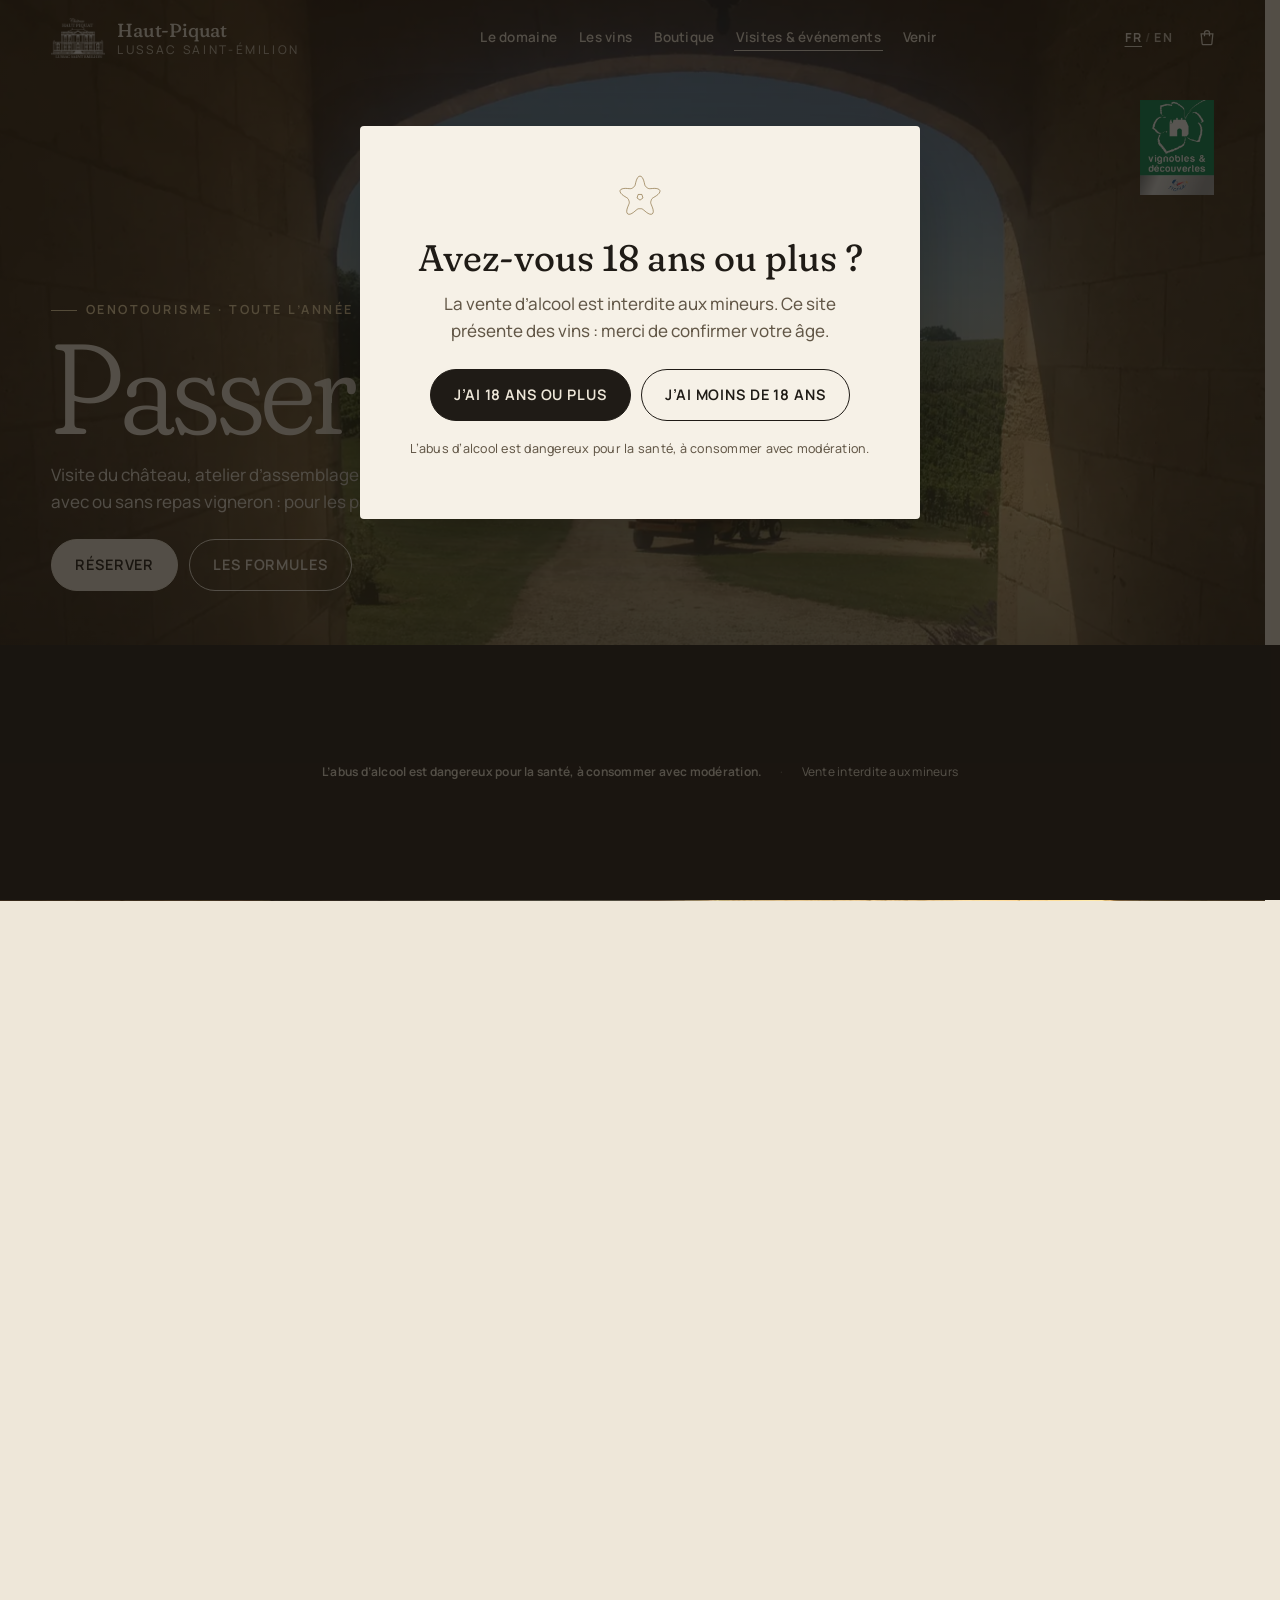
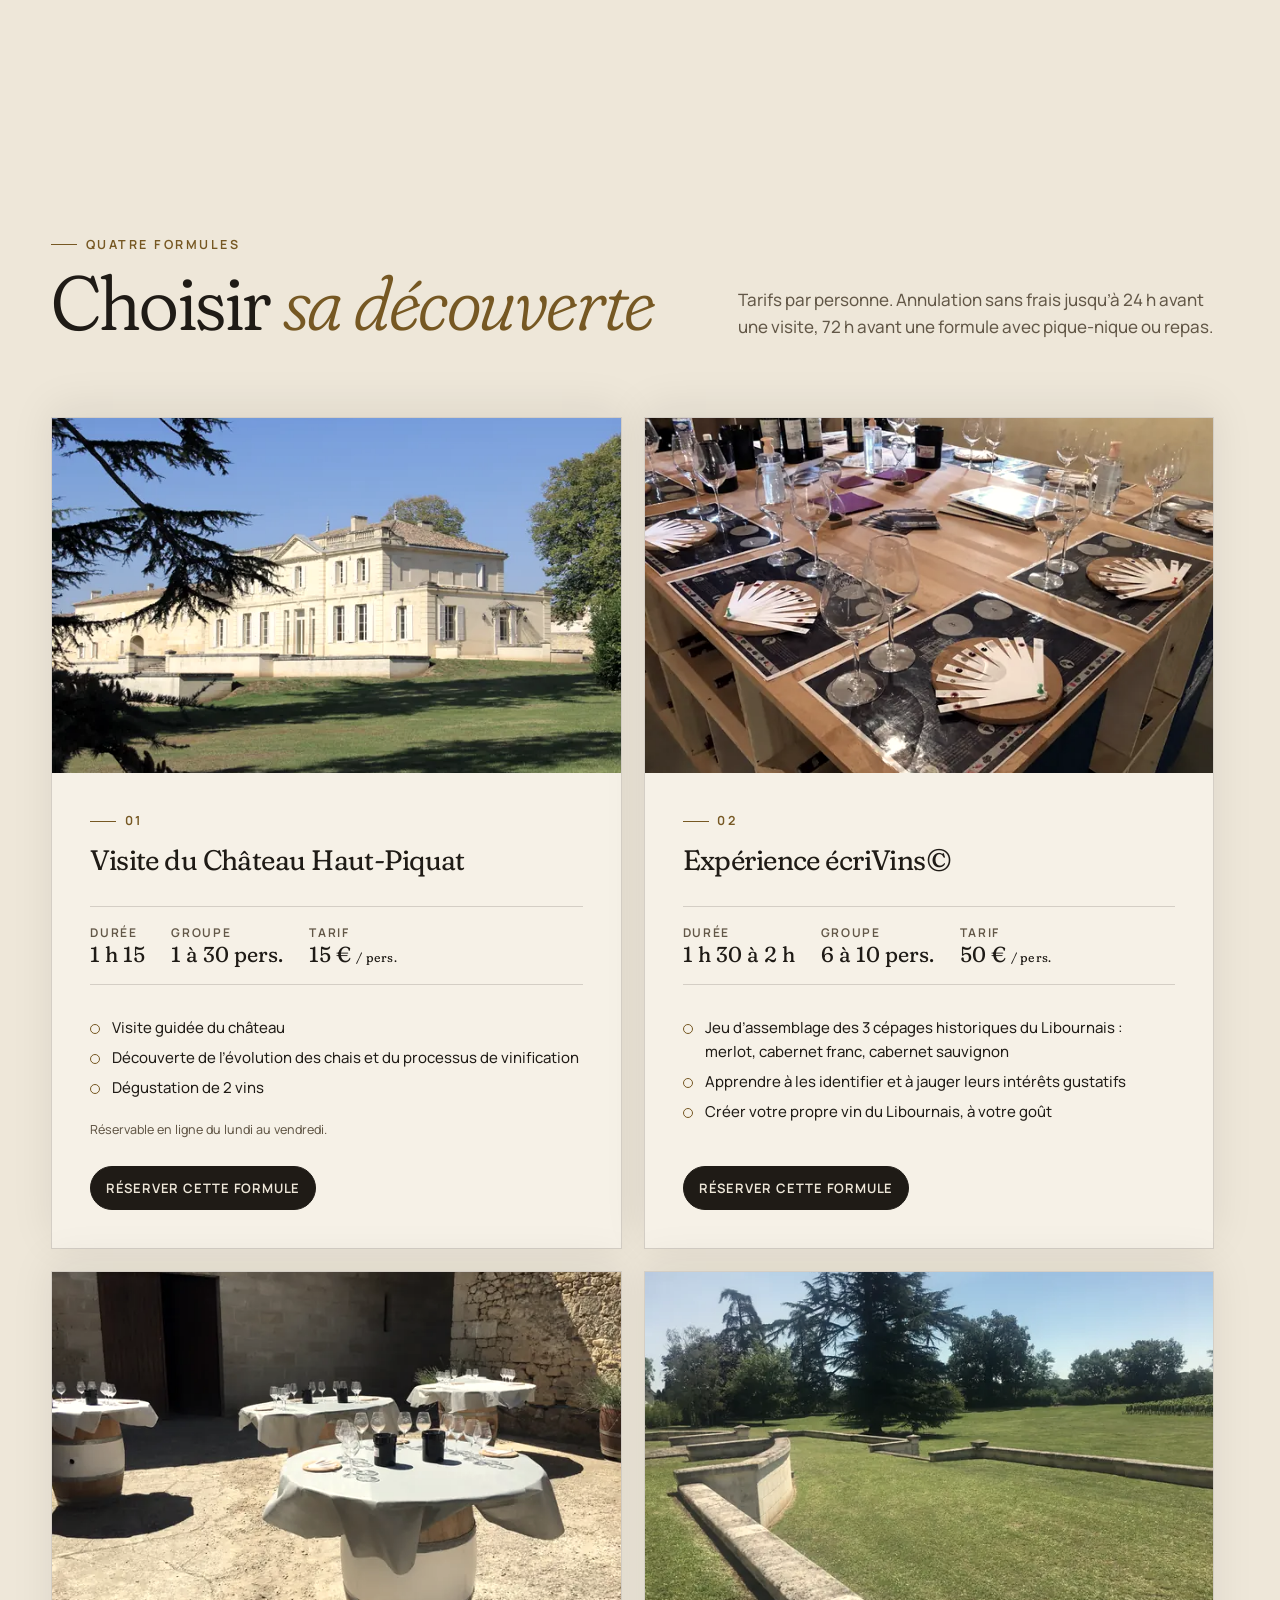
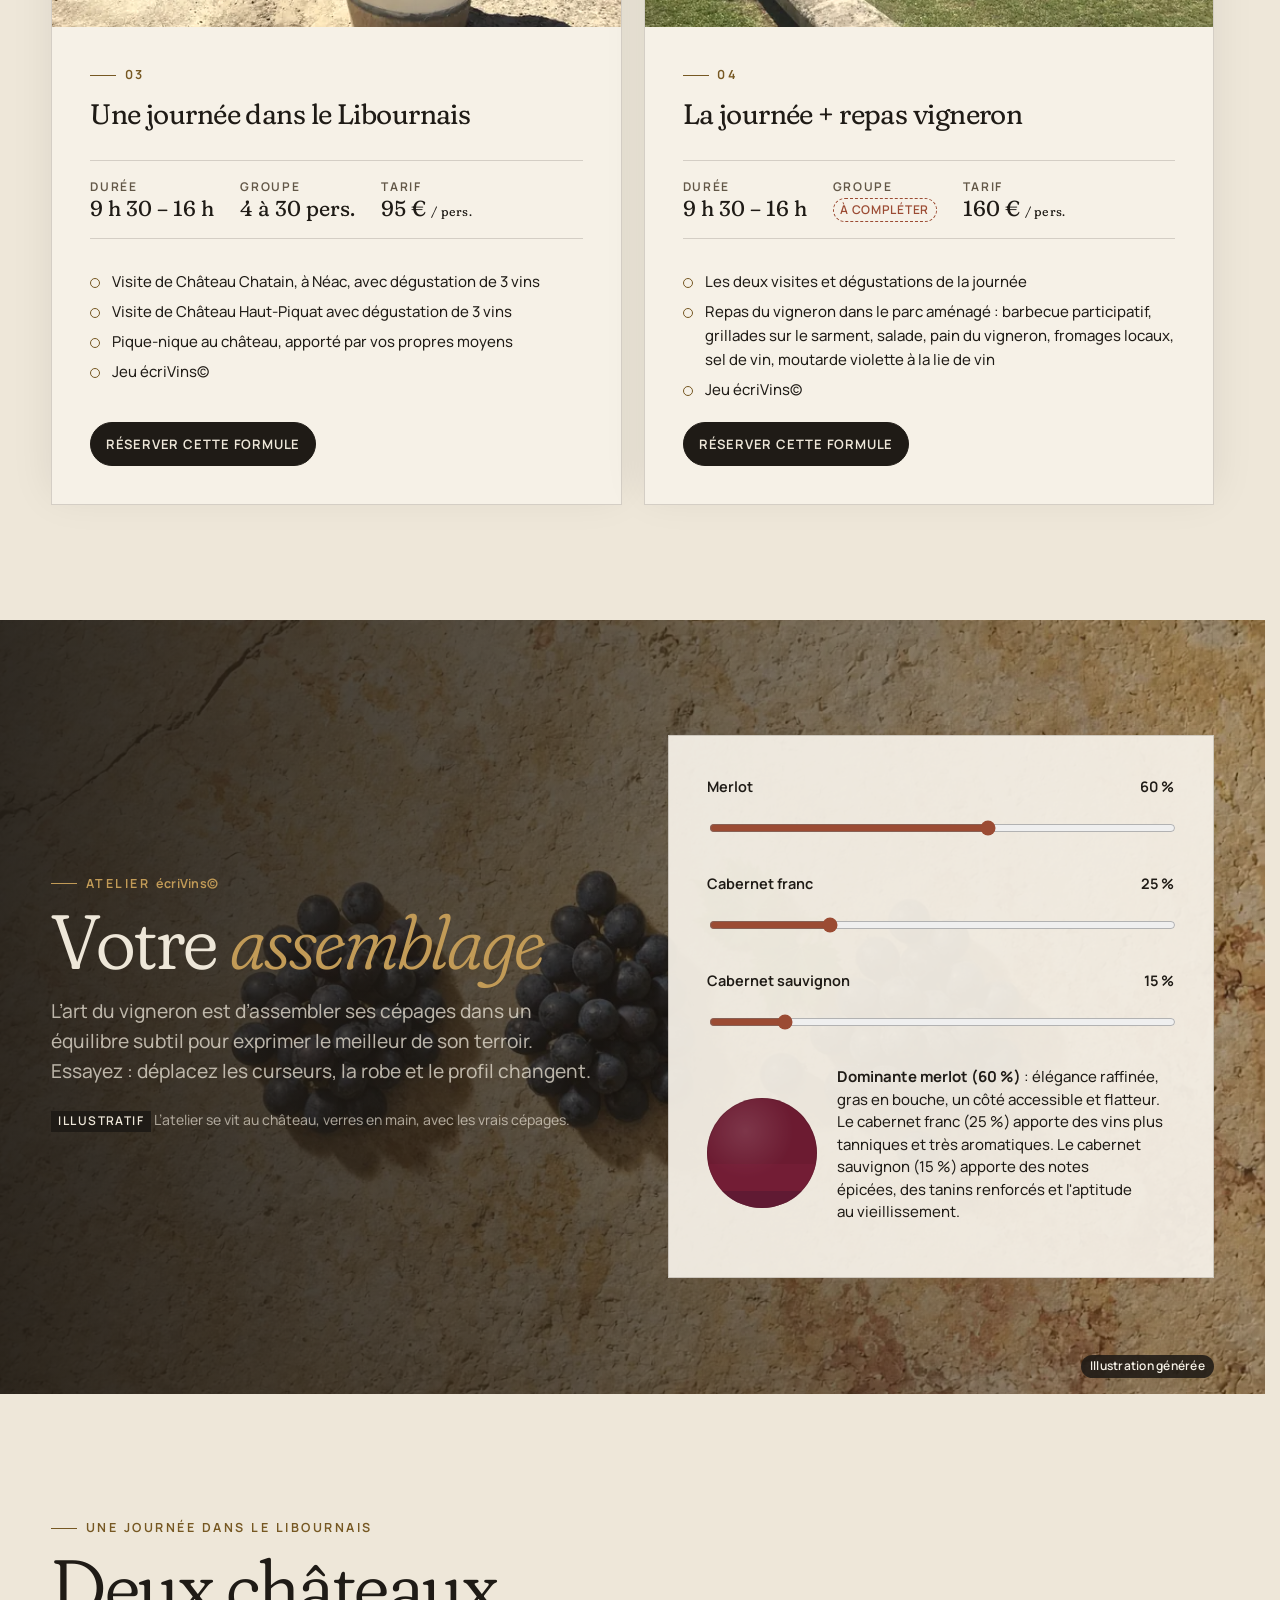
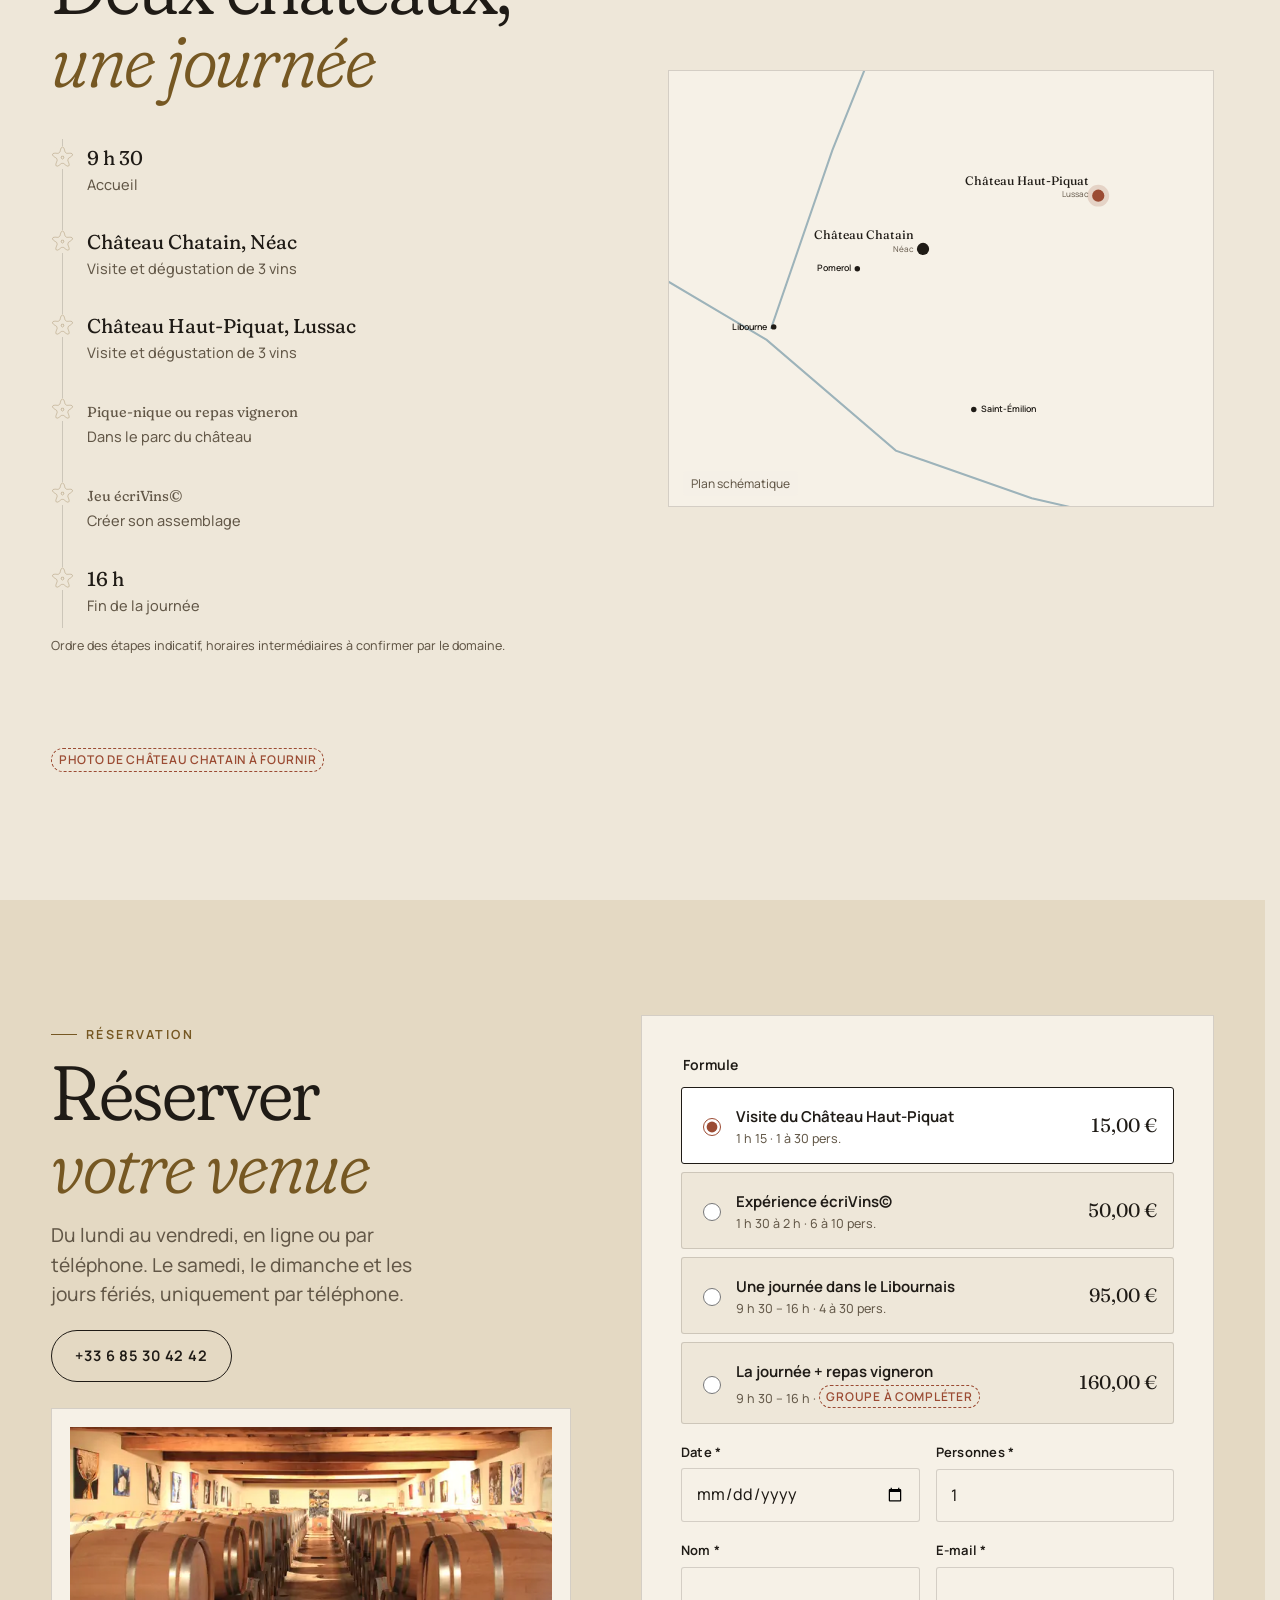
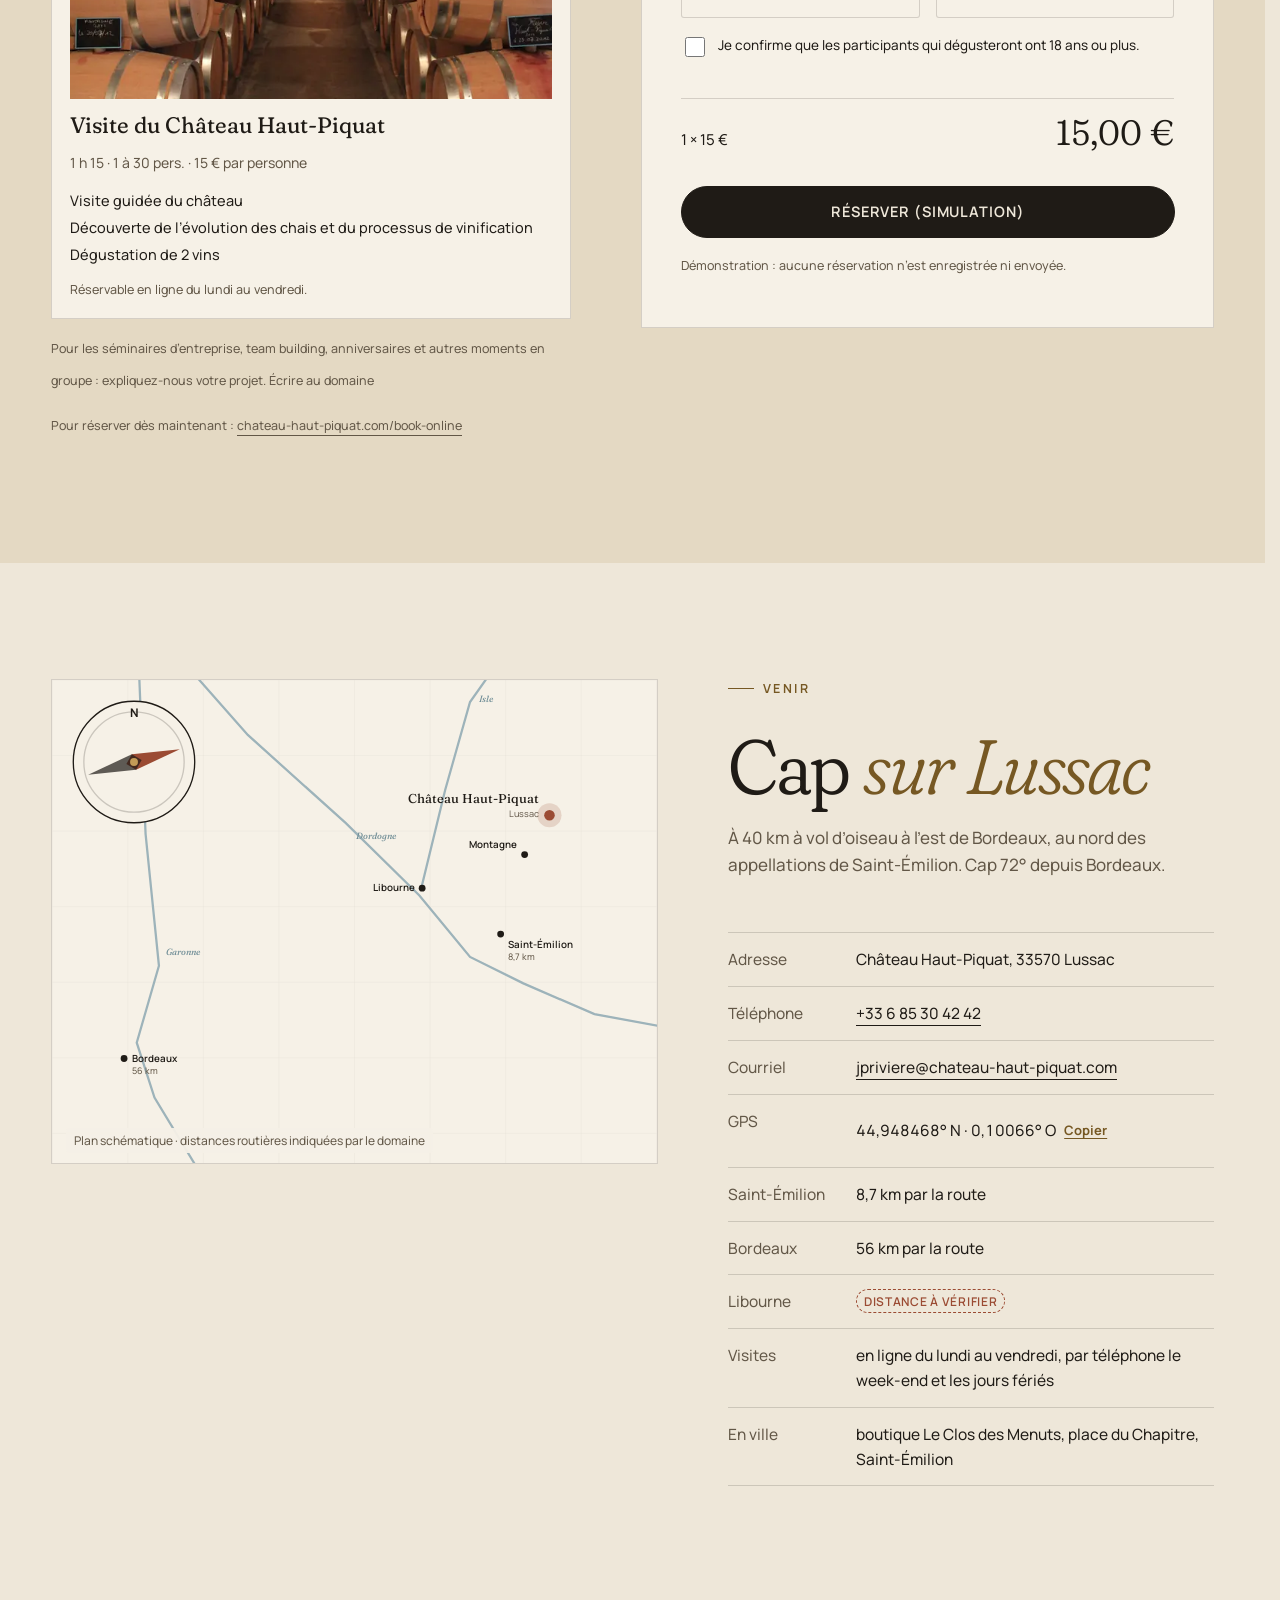
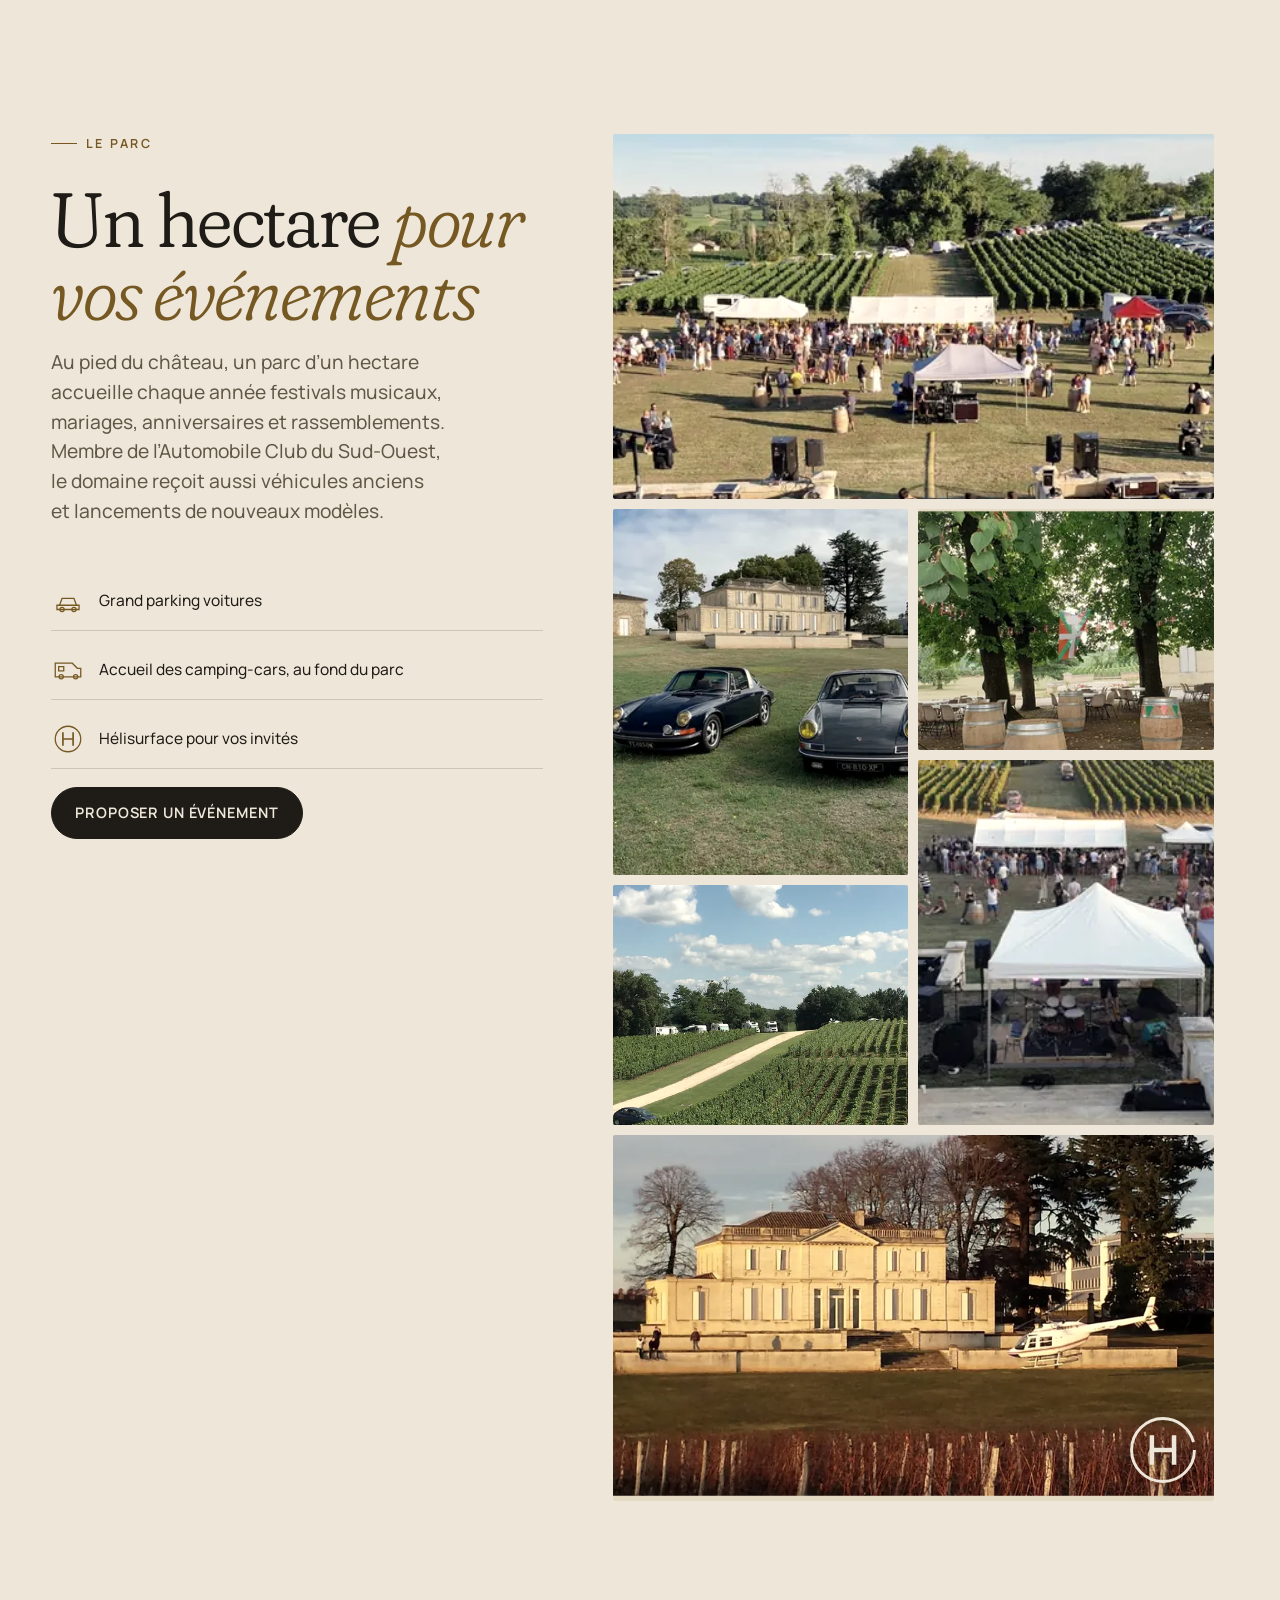
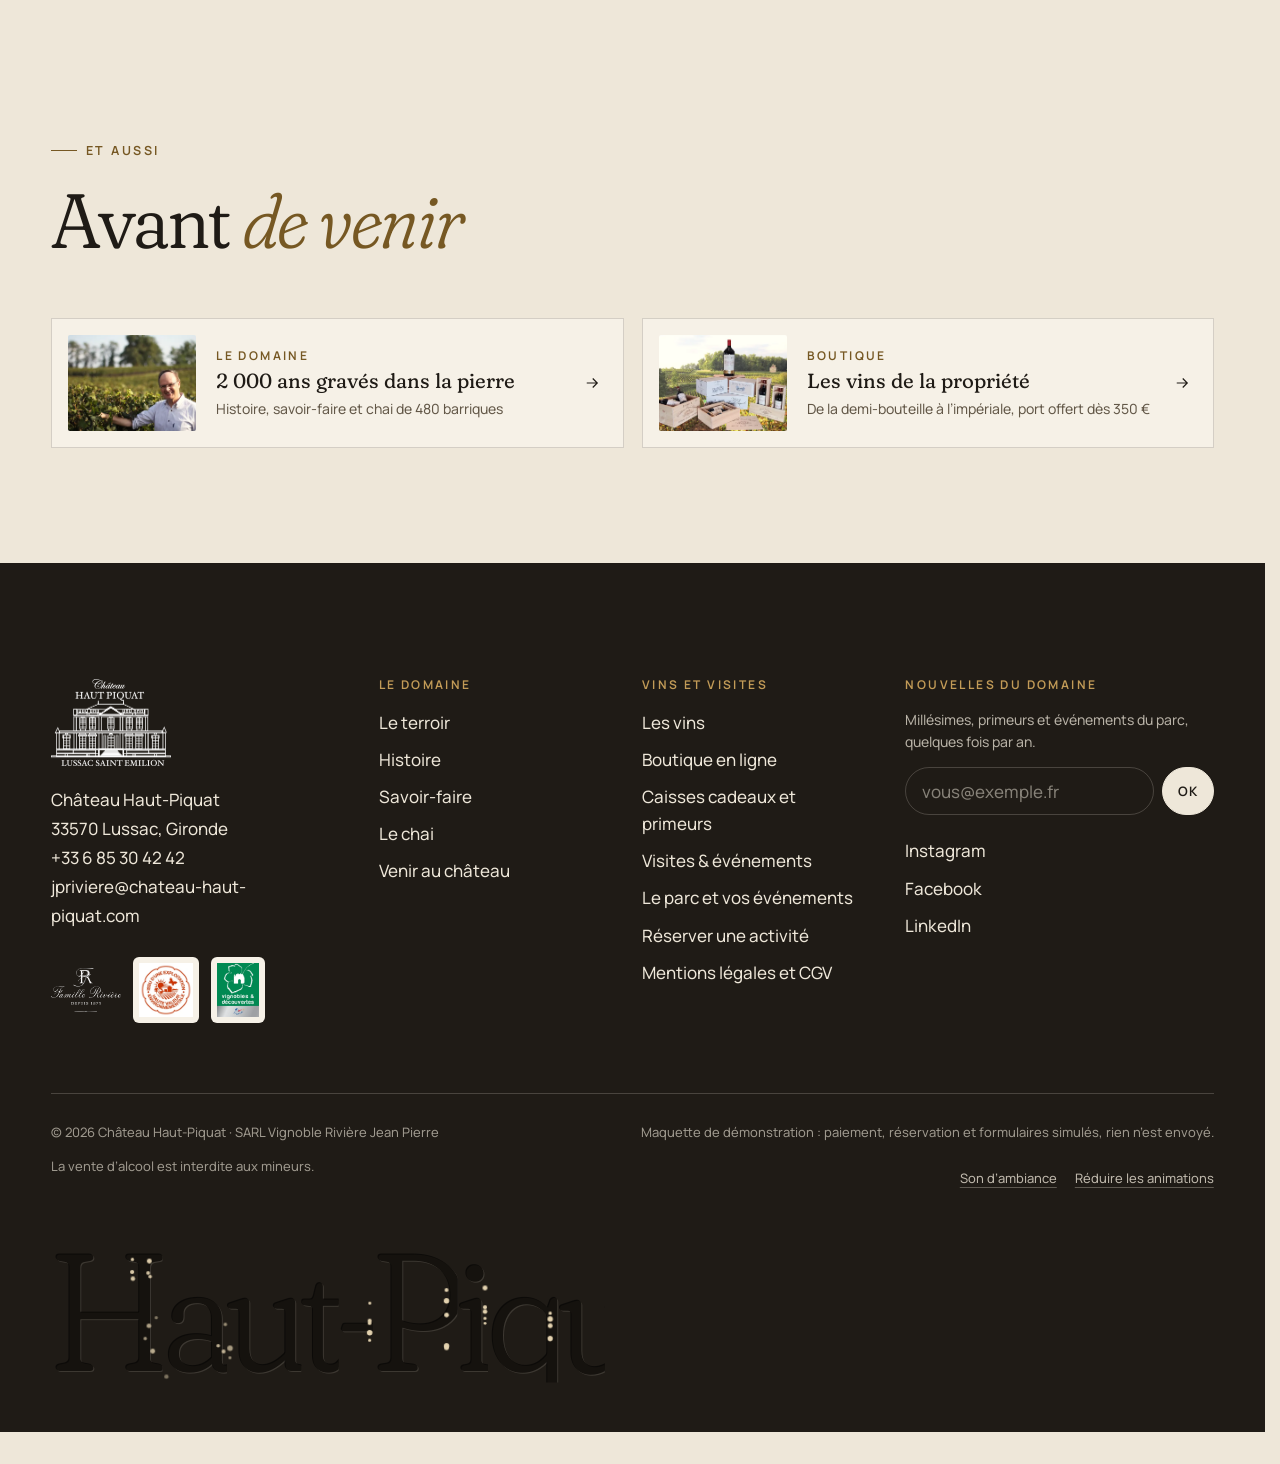
<file: oenotourisme.html>
<!doctype html>
<html lang="fr" class="no-js">
<head>
<meta charset="utf-8">
<meta name="viewport" content="width=device-width, initial-scale=1, viewport-fit=cover">
<title>Visites &amp; événements · Château Haut-Piquat</title>
<meta name="description" content="Visite du château, atelier d&#x27;assemblage écriVins©, journées dans le Libournais, parc d&#x27;un hectare pour vos événements et plan d&#x27;accès : réservez votre venue au Château Haut-Piquat.">
<meta name="robots" content="noindex, nofollow">
<meta name="theme-color" content="#EEE7D9">
<meta property="og:type" content="website">
<meta property="og:site_name" content="Château Haut-Piquat">
<meta property="og:locale" content="fr_FR">
<meta property="og:title" content="Visites &amp; événements · Château Haut-Piquat">
<meta property="og:description" content="Visite du château, atelier d&#x27;assemblage écriVins©, journées dans le Libournais, parc d&#x27;un hectare pour vos événements et plan d&#x27;accès : réservez votre venue au Château Haut-Piquat.">
<meta property="og:url" content="https://chateau-haut-piquat-maquette.vercel.app/oenotourisme">
<meta property="og:image" content="https://chateau-haut-piquat-maquette.vercel.app/assets/img/og/og-oenotourisme.jpg">
<meta property="og:image:width" content="1200">
<meta property="og:image:height" content="630">
<meta property="og:image:alt" content="Arche en pierre du Château Haut-Piquat ouvrant sur le vignoble">
<meta name="twitter:card" content="summary_large_image">
<meta name="twitter:title" content="Visites &amp; événements · Château Haut-Piquat">
<meta name="twitter:description" content="Visite du château, atelier d&#x27;assemblage écriVins©, journées dans le Libournais, parc d&#x27;un hectare pour vos événements et plan d&#x27;accès : réservez votre venue au Château Haut-Piquat.">
<meta name="twitter:image" content="https://chateau-haut-piquat-maquette.vercel.app/assets/img/og/og-oenotourisme.jpg">
<link rel="icon" href="assets/img/favicon.svg" type="image/svg+xml">
<style>html{background:#EEE7D9}</style>
<link rel="preload" href="assets/fonts/fraunces-latin-full-normal.woff2" as="font" type="font/woff2" crossorigin>
<link rel="preload" href="assets/fonts/fraunces-latin-full-italic.woff2" as="font" type="font/woff2" crossorigin>
<link rel="preload" href="assets/fonts/manrope-latin-wght-normal.woff2" as="font" type="font/woff2" crossorigin>
<link rel="preload" as="image" href="assets/img/photos/arche-vers-vignoble-1920.webp" imagesrcset="assets/img/photos/arche-vers-vignoble-640.webp 640w, assets/img/photos/arche-vers-vignoble-1024.webp 1024w, assets/img/photos/arche-vers-vignoble-1440.webp 1440w, assets/img/photos/arche-vers-vignoble-1920.webp 1920w, assets/img/photos/arche-vers-vignoble-2560.webp 2560w" imagesizes="100vw" fetchpriority="high">
<link rel="stylesheet" href="assets/css/style.css?v=19">
<link rel="modulepreload" href="assets/js/main.js?v=19">
<script>(function(d){var h=d.documentElement;h.className=h.className.replace('no-js','js');try{var s=localStorage;var l=s.getItem('ahp-lang');if(l==='en'){h.lang='en';}if(matchMedia('(prefers-reduced-motion: reduce)').matches||s.getItem('ahp-calm')==='1'){h.classList.add('calm');}if(s.getItem('ahp-age')==='ok'){h.classList.add('age-ok');}if(sessionStorage.getItem('ahp-trans')==='1'||sessionStorage.getItem('ahp-seen')==='1'){h.classList.add('trans-in');}}catch(e){}setTimeout(function(){if(!window.__ahpReady){h.classList.add('calm');h.classList.remove('trans-in');}},4500);})(document);</script>
</head>
<body data-page="oenotourisme">
<svg width="0" height="0" style="position:absolute" aria-hidden="true" focusable="false"><defs>
<symbol id="ast" viewBox="-55 -55 110 110"><path d="M0.0 -50.0L2.8 -49.1L5.4 -46.7L7.4 -43.0L9.0 -38.8L10.2 -34.6L11.0 -30.9L11.8 -28.0L12.8 -26.0L13.9 -24.6L15.1 -23.6L16.5 -22.7L17.7 -21.7L19.1 -20.8L20.7 -20.2L23.0 -19.9L26.0 -20.0L29.7 -20.3L34.1 -20.6L38.6 -20.4L42.7 -19.5L45.9 -17.9L47.6 -15.5L47.6 -12.5L46.0 -9.3L43.2 -6.2L39.7 -3.4L36.0 -1.0L32.8 0.9L30.3 2.6L28.6 4.1L27.7 5.6L27.1 7.1L26.6 8.7L26.1 10.2L25.7 11.7L25.6 13.5L26.0 15.7L27.1 18.5L28.5 22.0L30.1 26.1L31.3 30.4L31.8 34.6L31.1 38.1L29.4 40.5L26.6 41.4L23.1 40.9L19.3 39.2L15.5 36.7L12.1 33.9L9.2 31.5L6.9 29.6L4.9 28.5L3.2 28.0L1.6 28.0L0.0 28.0L-1.6 28.0L-3.2 28.0L-4.9 28.5L-6.9 29.6L-9.2 31.5L-12.1 33.9L-15.5 36.7L-19.3 39.2L-23.1 40.9L-26.6 41.4L-29.4 40.5L-31.1 38.1L-31.8 34.6L-31.3 30.4L-30.1 26.1L-28.5 22.0L-27.1 18.5L-26.0 15.7L-25.6 13.5L-25.7 11.7L-26.1 10.2L-26.6 8.7L-27.1 7.1L-27.7 5.6L-28.6 4.1L-30.3 2.6L-32.8 0.9L-36.0 -1.0L-39.7 -3.4L-43.2 -6.2L-46.0 -9.3L-47.6 -12.5L-47.6 -15.5L-45.9 -17.9L-42.7 -19.5L-38.6 -20.4L-34.1 -20.6L-29.7 -20.3L-26.0 -20.0L-23.0 -19.9L-20.7 -20.2L-19.1 -20.8L-17.7 -21.7L-16.5 -22.7L-15.1 -23.6L-13.9 -24.6L-12.8 -26.0L-11.8 -28.0L-11.0 -30.9L-10.2 -34.6L-9.0 -38.8L-7.4 -43.0L-5.4 -46.7L-2.8 -49.1Z"/><path d="M4.4 -6.1L7.1 2.3L0.0 7.5L-7.1 2.3L-4.4 -6.1Z"/></symbol>
<symbol id="i-sound" viewBox="0 0 24 24"><path d="M4 9v6h4l5 4V5L8 9H4z"/><path class="wave" d="M16.5 8.5a5 5 0 0 1 0 7M19 6a8.5 8.5 0 0 1 0 12"/></symbol>
<symbol id="i-calm" viewBox="0 0 24 24"><circle cx="12" cy="12" r="8.5"/><path d="M10 8.5v7M14 8.5v7"/></symbol>
<symbol id="i-cart" viewBox="0 0 24 24"><path d="M5 7h14l-1.2 12.2a1 1 0 0 1-1 .8H7.2a1 1 0 0 1-1-.8L5 7z"/><path d="M9 10V6a3 3 0 0 1 6 0v4"/></symbol>
<symbol id="i-menu" viewBox="0 0 24 24"><path d="M3 8h18M3 16h18"/></symbol>
<symbol id="i-close" viewBox="0 0 24 24"><path d="M5 5l14 14M19 5L5 19"/></symbol>
<symbol id="i-car" viewBox="0 0 40 40"><path d="M7 25h26v5H7zM10 25l3-8h14l3 8" fill="none" stroke="currentColor" stroke-width="1.5"/><circle cx="13" cy="30" r="2.5" fill="none" stroke="currentColor" stroke-width="1.5"/><circle cx="27" cy="30" r="2.5" fill="none" stroke="currentColor" stroke-width="1.5"/></symbol>
<symbol id="i-van" viewBox="0 0 40 40"><path d="M5 12h20l6 6h4v10H5z" fill="none" stroke="currentColor" stroke-width="1.5"/><circle cx="12" cy="28" r="2.5" fill="none" stroke="currentColor" stroke-width="1.5"/><circle cx="29" cy="28" r="2.5" fill="none" stroke="currentColor" stroke-width="1.5"/><path d="M9 16h6v5H9z" fill="none" stroke="currentColor" stroke-width="1.5"/></symbol>
<symbol id="i-heli" viewBox="0 0 40 40"><circle cx="20" cy="20" r="15" fill="none" stroke="currentColor" stroke-width="1.5"/><path d="M14 12v16M26 12v16M14 20h12" fill="none" stroke="currentColor" stroke-width="2"/></symbol>
<symbol id="i-medal" viewBox="0 0 24 24"><circle cx="12" cy="12" r="9.5"/><circle cx="12" cy="12" r="6"/></symbol>
</defs></svg>
<a class="skip" href="#contenu"><span lang="fr">Aller au contenu</span><span lang="en">Skip to content</span></a>
<div class="loader" data-loader aria-hidden="true">
  <svg viewBox="-60 -60 120 120"><path class="ast" d="M0.0 -50.0L2.8 -49.1L5.4 -46.7L7.4 -43.0L9.0 -38.8L10.2 -34.6L11.0 -30.9L11.8 -28.0L12.8 -26.0L13.9 -24.6L15.1 -23.6L16.5 -22.7L17.7 -21.7L19.1 -20.8L20.7 -20.2L23.0 -19.9L26.0 -20.0L29.7 -20.3L34.1 -20.6L38.6 -20.4L42.7 -19.5L45.9 -17.9L47.6 -15.5L47.6 -12.5L46.0 -9.3L43.2 -6.2L39.7 -3.4L36.0 -1.0L32.8 0.9L30.3 2.6L28.6 4.1L27.7 5.6L27.1 7.1L26.6 8.7L26.1 10.2L25.7 11.7L25.6 13.5L26.0 15.7L27.1 18.5L28.5 22.0L30.1 26.1L31.3 30.4L31.8 34.6L31.1 38.1L29.4 40.5L26.6 41.4L23.1 40.9L19.3 39.2L15.5 36.7L12.1 33.9L9.2 31.5L6.9 29.6L4.9 28.5L3.2 28.0L1.6 28.0L0.0 28.0L-1.6 28.0L-3.2 28.0L-4.9 28.5L-6.9 29.6L-9.2 31.5L-12.1 33.9L-15.5 36.7L-19.3 39.2L-23.1 40.9L-26.6 41.4L-29.4 40.5L-31.1 38.1L-31.8 34.6L-31.3 30.4L-30.1 26.1L-28.5 22.0L-27.1 18.5L-26.0 15.7L-25.6 13.5L-25.7 11.7L-26.1 10.2L-26.6 8.7L-27.1 7.1L-27.7 5.6L-28.6 4.1L-30.3 2.6L-32.8 0.9L-36.0 -1.0L-39.7 -3.4L-43.2 -6.2L-46.0 -9.3L-47.6 -12.5L-47.6 -15.5L-45.9 -17.9L-42.7 -19.5L-38.6 -20.4L-34.1 -20.6L-29.7 -20.3L-26.0 -20.0L-23.0 -19.9L-20.7 -20.2L-19.1 -20.8L-17.7 -21.7L-16.5 -22.7L-15.1 -23.6L-13.9 -24.6L-12.8 -26.0L-11.8 -28.0L-11.0 -30.9L-10.2 -34.6L-9.0 -38.8L-7.4 -43.0L-5.4 -46.7L-2.8 -49.1Z" data-ast-path/><path class="ast" d="M4.4 -6.1L7.1 2.3L0.0 7.5L-7.1 2.3L-4.4 -6.1Z" data-ast-hole/></svg>
  <span class="loader__count" data-loader-count>Lussac · 1972</span>
</div>
<div class="ptrans" aria-hidden="true"><span></span><span></span><span></span></div>
<header class="hdr is-over-dark" data-hdr>
  <a class="hdr__brand" href="index.html" aria-label="Château Haut-Piquat, accueil" data-aria-en="Château Haut-Piquat, home">
    <img src="assets/img/logos/logo-chateau-encre-240.webp" width="240" height="175" alt="">
    <span class="hdr__name">Haut-Piquat<small>Lussac Saint-Émilion</small></span>
  </a>
  <nav class="hdr__nav" aria-label="Navigation principale" data-aria-en="Main navigation"><a href="domaine.html"><span lang="fr">Le domaine</span><span lang="en">The estate</span></a><a href="vins.html"><span lang="fr">Les vins</span><span lang="en">The wines</span></a><a href="boutique.html"><span lang="fr">Boutique</span><span lang="en">Shop</span></a><a href="oenotourisme.html" aria-current="page"><span lang="fr">Visites & événements</span><span lang="en">Visits & events</span></a><a href="oenotourisme.html#acces"><span lang="fr">Venir</span><span lang="en">Visit us</span></a></nav>
  <div class="hdr__tools">
    <button class="tool tool--lang" type="button" data-lang-toggle aria-label="English version" data-aria-en="Version française"><span class="l-fr" aria-hidden="true">FR</span><span class="l-sep" aria-hidden="true">/</span><span class="l-en" aria-hidden="true">EN</span></button>
    <a class="hdr__cta magnetic" href="oenotourisme.html#reserver"><span lang="fr">Réserver</span><span lang="en">Book</span></a>
    <button class="tool tool--cart" type="button" data-cart-open aria-label="Ouvrir le panier" data-aria-en="Open cart" data-tip="Panier" data-tip-en="Cart"><svg><use href="#i-cart"/></svg><span class="cart-count" data-cart-count></span></button>
    <button class="tool tool--menu" type="button" data-menu aria-expanded="false" aria-controls="mmenu" aria-label="Menu"><svg><use href="#i-menu"/></svg></button>
  </div>
</header>
<div class="mmenu" id="mmenu" data-mmenu aria-hidden="true">
  <nav aria-label="Navigation mobile" data-aria-en="Mobile navigation"><a href="domaine.html"><span class="n">01</span><span lang="fr">Le domaine</span><span lang="en">The estate</span></a><a href="vins.html"><span class="n">02</span><span lang="fr">Les vins</span><span lang="en">The wines</span></a><a href="boutique.html"><span class="n">03</span><span lang="fr">Boutique</span><span lang="en">Shop</span></a><a href="oenotourisme.html"><span class="n">04</span><span lang="fr">Visites & événements</span><span lang="en">Visits & events</span></a><a href="oenotourisme.html#acces"><span class="n">05</span><span lang="fr">Venir</span><span lang="en">Visit us</span></a></nav>
  <div>
    <div class="mmenu__ctas"><a class="btn btn--light" href="oenotourisme.html#reserver"><span lang="fr">Réserver une visite</span><span lang="en">Book a visit</span></a><a class="btn btn--ghost" href="boutique.html"><span lang="fr">Boutique en ligne</span><span lang="en">Online shop</span></a></div>
    <div class="mmenu__tools">
      <button class="tool" type="button" data-sound aria-pressed="false"><span lang="fr">Son d’ambiance</span><span lang="en">Ambient sound</span></button>
      <button class="tool" type="button" data-calm-toggle><span lang="fr">Réduire les animations</span><span lang="en">Reduce motion</span></button>
    </div>
    <p class="mmenu__foot">Château Haut-Piquat · 33570 Lussac · <a href="tel:+33685304242">+33 6 85 30 42 42</a></p>
  </div>
</div>
<main id="contenu">

<section class="ohero" data-ohero aria-labelledby="oeno-title">
  <div class="ohero__arch" data-arch><img class="cover" src="assets/img/photos/arche-vers-vignoble-1024.webp" srcset="assets/img/photos/arche-vers-vignoble-640.webp 640w, assets/img/photos/arche-vers-vignoble-1024.webp 1024w, assets/img/photos/arche-vers-vignoble-1440.webp 1440w, assets/img/photos/arche-vers-vignoble-1920.webp 1920w, assets/img/photos/arche-vers-vignoble-2560.webp 2560w" sizes="100vw" width="4032" height="3024" alt="Arche en pierre du château ouvrant sur l&#x27;allée et le vignoble" data-alt-en="The château&#x27;s stone archway opening onto the drive and vineyard" loading="eager" decoding="async" fetchpriority="high"></div>
  <div class="ohero__shade" aria-hidden="true"></div>
  <img class="ohero__label" src="assets/img/logos/label-vignobles-decouvertes-500.webp" srcset="assets/img/logos/label-vignobles-decouvertes-240.webp 240w, assets/img/logos/label-vignobles-decouvertes-480.webp 480w, assets/img/logos/label-vignobles-decouvertes-500.webp 500w" sizes="74px" width="500" height="639" alt="Label Vignobles &amp; Découvertes" data-alt-en="Vignobles &amp; Découvertes label" loading="eager" decoding="async">
  <div class="ohero__content">
    <p class="kicker"><span lang="fr">Oenotourisme · toute l’année</span><span lang="en">Wine tourism · all year round</span></p>
    <h1 class="display" id="oeno-title" data-hero-title style="font-size:clamp(3rem,min(10vw,17vh),10rem)"><span lang="fr">Passer <em>l’arche</em></span><span lang="en">Through <em>the arch</em></span></h1>
    <p><span lang="fr">Visite du château, atelier d’assemblage écriVins©, journées dans le Libournais avec ou sans repas vigneron&nbsp;: pour les particuliers comme pour les groupes.</span><span lang="en">Château tour, écriVins© blending workshop, days in the Libournais with or without a winegrower’s meal: for individuals and groups alike.</span></p>
    <div class="hero__ctas" style="margin-top:24px"><a class="btn btn--light magnetic" href="#reserver"><span lang="fr">Réserver</span><span lang="en">Book</span></a><a class="btn btn--ghost magnetic" href="#formules"><span lang="fr">Les formules</span><span lang="en">Experiences</span></a></div>
  </div>
</section>

<section class="section wrap" id="formules" aria-labelledby="form-title">
  <div class="tours__head">
    <div><p class="kicker"><span lang="fr">Quatre formules</span><span lang="en">Four experiences</span></p><h2 class="h2" id="form-title" data-split><span lang="fr">Choisir <em>sa découverte</em></span><span lang="en">Choose <em>your discovery</em></span></h2></div>
    <p class="muted" style="max-width:28em;margin:0"><span lang="fr">Tarifs par personne. Annulation sans frais jusqu’à 24 h avant une visite, 72 h avant une formule avec pique-nique ou repas.</span><span lang="en">Prices per person. Free cancellation up to 24 hours before a tour, 72 hours before an experience with a picnic or meal.</span></p>
  </div>
  <div class="formules"><article class="formule tcard" id="f-visite" style="position:relative;top:auto;min-height:0;display:flex" data-reveal>
  <div class="frame"><img src="assets/img/photos/chateau-facade-1024.webp" srcset="assets/img/photos/chateau-facade-640.webp 640w, assets/img/photos/chateau-facade-1024.webp 1024w, assets/img/photos/chateau-facade-1440.webp 1440w, assets/img/photos/chateau-facade-1920.webp 1920w, assets/img/photos/chateau-facade-2560.webp 2560w" sizes="(min-width:1000px) 50vw, 100vw" width="5184" height="3456" alt="Façade du Château Haut-Piquat" data-alt-en="Façade of Château Haut-Piquat" loading="lazy" decoding="async"></div>
  <div class="formule__body">
    <span class="kicker">01</span>
    <h3 class="h3"><span lang="fr">Visite du Château <span class='nw'>Haut-Piquat</span></span><span lang="en">Château <span class='nw'>Haut-Piquat</span> tour</span></h3>
    <dl class="tcard__meta"><div><dt><span lang="fr">Durée</span><span lang="en">Duration</span></dt><dd>1 h 15</dd></div><div><dt><span lang="fr">Groupe</span><span lang="en">Group</span></dt><dd><span lang="fr">1 à 30 pers.</span><span lang="en">1 to 30 people</span></dd></div><div><dt><span lang="fr">Tarif</span><span lang="en">Price</span></dt><dd>15 € <small class="tiny"><span lang="fr">/ pers.</span><span lang="en">/ person</span></small></dd></div></dl>
    <ul class="list"><li><span lang="fr">Visite guidée du château</span><span lang="en">Guided tour of the château</span></li><li><span lang="fr">Découverte de l’évolution des chais et du processus de vinification</span><span lang="en">How the cellars and winemaking process have evolved</span></li><li><span lang="fr">Dégustation de 2 vins</span><span lang="en">Tasting of 2 wines</span></li></ul><p class="form-note"><span lang="fr">Réservable en ligne du lundi au vendredi.</span><span lang="en">Bookable online Monday to Friday.</span></p>
    <div class="tcard__cta"><a class="btn btn--sm magnetic" href="#reserver" data-pick="visite"><span lang="fr">Réserver cette formule</span><span lang="en">Book this experience</span></a></div>
  </div>
</article><article class="formule tcard" id="f-ecrivins" style="position:relative;top:auto;min-height:0;display:flex" data-reveal>
  <div class="frame"><img src="assets/img/photos/table-ecrivins-1024.webp" srcset="assets/img/photos/table-ecrivins-640.webp 640w, assets/img/photos/table-ecrivins-1024.webp 1024w, assets/img/photos/table-ecrivins-1440.webp 1440w, assets/img/photos/table-ecrivins-1920.webp 1920w, assets/img/photos/table-ecrivins-2560.webp 2560w" sizes="(min-width:1000px) 50vw, 100vw" width="4032" height="3024" alt="Table de l&#x27;atelier écriVins" data-alt-en="écriVins workshop table" loading="lazy" decoding="async"></div>
  <div class="formule__body">
    <span class="kicker">02</span>
    <h3 class="h3"><span lang="fr">Expérience écriVins©</span><span lang="en">écriVins© experience</span></h3>
    <dl class="tcard__meta"><div><dt><span lang="fr">Durée</span><span lang="en">Duration</span></dt><dd><span lang="fr">1 h 30 à 2 h</span><span lang="en">1.5 to 2 hrs</span></dd></div><div><dt><span lang="fr">Groupe</span><span lang="en">Group</span></dt><dd><span lang="fr">6 à 10 pers.</span><span lang="en">6 to 10 people</span></dd></div><div><dt><span lang="fr">Tarif</span><span lang="en">Price</span></dt><dd>50 € <small class="tiny"><span lang="fr">/ pers.</span><span lang="en">/ person</span></small></dd></div></dl>
    <ul class="list"><li><span lang="fr">Jeu d’assemblage des 3 cépages historiques du Libournais&nbsp;: merlot, cabernet franc, cabernet sauvignon</span><span lang="en">Blending game with the 3 historic Libournais grapes: merlot, cabernet franc, cabernet sauvignon</span></li><li><span lang="fr">Apprendre à les identifier et à jauger leurs intérêts gustatifs</span><span lang="en">Learn to identify them and assess what each brings</span></li><li><span lang="fr">Créer votre propre vin du Libournais, à votre goût</span><span lang="en">Create your own Libournais wine, to your taste</span></li></ul>
    <div class="tcard__cta"><a class="btn btn--sm magnetic" href="#reserver" data-pick="ecrivins"><span lang="fr">Réserver cette formule</span><span lang="en">Book this experience</span></a></div>
  </div>
</article><article class="formule tcard" id="f-journee" style="position:relative;top:auto;min-height:0;display:flex" data-reveal>
  <div class="frame"><img src="assets/img/photos/cour-tables-barriques-1024.webp" srcset="assets/img/photos/cour-tables-barriques-640.webp 640w, assets/img/photos/cour-tables-barriques-1024.webp 1024w, assets/img/photos/cour-tables-barriques-1440.webp 1440w, assets/img/photos/cour-tables-barriques-1920.webp 1920w, assets/img/photos/cour-tables-barriques-2560.webp 2560w" sizes="(min-width:1000px) 50vw, 100vw" width="4032" height="3024" alt="Cour du château avec tables sur barriques" data-alt-en="Château courtyard with tables on barrels" loading="lazy" decoding="async"></div>
  <div class="formule__body">
    <span class="kicker">03</span>
    <h3 class="h3"><span lang="fr">Une journée dans le Libournais</span><span lang="en">A day in the Libournais</span></h3>
    <dl class="tcard__meta"><div><dt><span lang="fr">Durée</span><span lang="en">Duration</span></dt><dd>9&nbsp;h&nbsp;30 – 16&nbsp;h</dd></div><div><dt><span lang="fr">Groupe</span><span lang="en">Group</span></dt><dd><span lang="fr">4 à 30 pers.</span><span lang="en">4 to 30 people</span></dd></div><div><dt><span lang="fr">Tarif</span><span lang="en">Price</span></dt><dd>95 € <small class="tiny"><span lang="fr">/ pers.</span><span lang="en">/ person</span></small></dd></div></dl>
    <ul class="list"><li><span lang="fr">Visite de Château Chatain, à Néac, avec dégustation de 3 vins</span><span lang="en">Tour of Château Chatain in Néac, with a tasting of 3 wines</span></li><li><span lang="fr">Visite de Château Haut-Piquat avec dégustation de 3 vins</span><span lang="en">Tour of Château Haut-Piquat with a tasting of 3 wines</span></li><li><span lang="fr">Pique-nique au château, apporté par vos propres moyens</span><span lang="en">Picnic at the château, bring your own</span></li><li><span lang="fr">Jeu écriVins©</span><span lang="en">écriVins© game</span></li></ul>
    <div class="tcard__cta"><a class="btn btn--sm magnetic" href="#reserver" data-pick="journee"><span lang="fr">Réserver cette formule</span><span lang="en">Book this experience</span></a></div>
  </div>
</article><article class="formule tcard" id="f-repas" style="position:relative;top:auto;min-height:0;display:flex" data-reveal>
  <div class="frame"><img src="assets/img/photos/parc-pelouse-cedre-1024.webp" srcset="assets/img/photos/parc-pelouse-cedre-640.webp 640w, assets/img/photos/parc-pelouse-cedre-1024.webp 1024w, assets/img/photos/parc-pelouse-cedre-1440.webp 1440w, assets/img/photos/parc-pelouse-cedre-1920.webp 1920w, assets/img/photos/parc-pelouse-cedre-2560.webp 2560w" sizes="(min-width:1000px) 50vw, 100vw" width="4032" height="3024" alt="Pelouse du parc sous un cèdre" data-alt-en="Park lawn under a cedar" loading="lazy" decoding="async"></div>
  <div class="formule__body">
    <span class="kicker">04</span>
    <h3 class="h3"><span lang="fr">La journée + repas vigneron</span><span lang="en">The day + winegrower’s meal</span></h3>
    <dl class="tcard__meta"><div><dt><span lang="fr">Durée</span><span lang="en">Duration</span></dt><dd>9&nbsp;h&nbsp;30 – 16&nbsp;h</dd></div><div><dt><span lang="fr">Groupe</span><span lang="en">Group</span></dt><dd><span class="todo"><span lang="fr">à compléter</span><span lang="en">to complete</span></span></dd></div><div><dt><span lang="fr">Tarif</span><span lang="en">Price</span></dt><dd>160 € <small class="tiny"><span lang="fr">/ pers.</span><span lang="en">/ person</span></small></dd></div></dl>
    <ul class="list"><li><span lang="fr">Les deux visites et dégustations de la journée</span><span lang="en">Both tours and tastings of the day</span></li><li><span lang="fr">Repas du vigneron dans le parc aménagé&nbsp;: barbecue participatif, grillades sur le sarment, salade, pain du vigneron, fromages locaux, sel de vin, moutarde violette à la lie de vin</span><span lang="en">Winegrower’s meal in the park: shared barbecue, grilled over vine cuttings, salad, winegrower’s bread, local cheeses, wine salt, purple mustard with wine lees</span></li><li><span lang="fr">Jeu écriVins©</span><span lang="en">écriVins© game</span></li></ul>
    <div class="tcard__cta"><a class="btn btn--sm magnetic" href="#reserver" data-pick="repas"><span lang="fr">Réserver cette formule</span><span lang="en">Book this experience</span></a></div>
  </div>
</article></div>
</section>

<section class="section ecri is-dark" id="ecrivins" aria-labelledby="ecri-title">
  <div class="ecri__bg" aria-hidden="true"><img src="assets/img/grok/baies-trois-tas-1168.webp" srcset="assets/img/grok/baies-trois-tas-1168.webp 1168w" sizes="100vw" width="1168" height="784" alt="" loading="lazy" decoding="async"></div>
  <span class="gen-tag"><span lang="fr">Illustration générée</span><span lang="en">AI-generated illustration</span></span>
  <div class="wrap ecri__grid">
    <div>
      <p class="kicker"><span lang="fr">Atelier <span class='nocaps'>écriVins©</span></span><span lang="en"><span class='nocaps'>écriVins©</span> workshop</span></p>
      <h2 class="h2" id="ecri-title" data-split><span lang="fr">Votre <em>assemblage</em></span><span lang="en">Your <em>blend</em></span></h2>
      <p class="lead muted" style="margin-top:18px"><span lang="fr">L’art du vigneron est d’assembler ses cépages dans un équilibre subtil pour exprimer le meilleur de son terroir. Essayez&nbsp;: déplacez les curseurs, la robe et le profil changent.</span><span lang="en">The winegrower’s art is to blend grapes in a subtle balance that expresses the best of the terroir. Try it: move the sliders and the colour and profile change.</span></p>
      <p style="margin-top:14px"><span class="illus"><span lang="fr">Illustratif</span><span lang="en">Illustrative</span></span> <span class="small muted"><span lang="fr">L’atelier se vit au château, verres en main, avec les vrais cépages.</span><span lang="en">The real workshop takes place at the château, with the actual grapes.</span></span></p>
    </div>
    <div class="ecri__tool" data-ecri>
      <div class="slider"><label for="s-m"><span>Merlot</span><output data-out="m">60 %</output></label><input id="s-m" type="range" min="0" max="100" value="60" data-grape="m"></div>
      <div class="slider"><label for="s-cf"><span>Cabernet franc</span><output data-out="cf">25 %</output></label><input id="s-cf" type="range" min="0" max="100" value="25" data-grape="cf"></div>
      <div class="slider"><label for="s-cs"><span>Cabernet sauvignon</span><output data-out="cs">15 %</output></label><input id="s-cs" type="range" min="0" max="100" value="15" data-grape="cs"></div>
      <div class="robe"><div class="robe__disc" data-robe aria-hidden="true"><span data-robe-m></span><span data-robe-cf></span><span data-robe-cs></span></div><p class="robe__profile" data-profile aria-live="polite"></p></div>
    </div>
  </div>
</section>

<section class="section wrap" id="journee" aria-labelledby="day-title">
  <div class="journee__grid">
    <div>
      <p class="kicker"><span lang="fr">Une journée dans le Libournais</span><span lang="en">A day in the Libournais</span></p>
      <h2 class="h2" id="day-title" data-split><span lang="fr">Deux châteaux, <em>une journée</em></span><span lang="en">Two châteaux, <em>one day</em></span></h2>
      <div class="tl" style="margin-top:34px" data-tl><span class="tl__fill" data-tl-fill></span><ol class="tl__list">
        <li data-tl-item><svg class="ast" aria-hidden="true"><use href="#ast"/></svg><b>9 h 30</b><span><span lang="fr">Accueil</span><span lang="en">Welcome</span></span></li>
        <li data-tl-item><svg class="ast" aria-hidden="true"><use href="#ast"/></svg><b>Château Chatain, Néac</b><span><span lang="fr">Visite et dégustation de 3 vins</span><span lang="en">Tour and tasting of 3 wines</span></span></li>
        <li data-tl-item><svg class="ast" aria-hidden="true"><use href="#ast"/></svg><b>Château Haut-Piquat, Lussac</b><span><span lang="fr">Visite et dégustation de 3 vins</span><span lang="en">Tour and tasting of 3 wines</span></span></li>
        <li data-tl-item><svg class="ast" aria-hidden="true"><use href="#ast"/></svg><b><span lang="fr">Pique-nique ou repas vigneron</span><span lang="en">Picnic or winegrower’s meal</span></b><span><span lang="fr">Dans le parc du château</span><span lang="en">In the château park</span></span></li>
        <li data-tl-item><svg class="ast" aria-hidden="true"><use href="#ast"/></svg><b><span lang="fr">Jeu écriVins©</span><span lang="en">écriVins© game</span></b><span><span lang="fr">Créer son assemblage</span><span lang="en">Create your own blend</span></span></li>
        <li data-tl-item><svg class="ast" aria-hidden="true"><use href="#ast"/></svg><b>16 h</b><span><span lang="fr">Fin de la journée</span><span lang="en">End of the day</span></span></li>
      </ol></div>
      <p class="form-note"><span lang="fr">Ordre des étapes indicatif, horaires intermédiaires à confirmer par le domaine.</span><span lang="en">Order of stops indicative; intermediate times to be confirmed by the estate.</span></p>
    </div>
    <div class="map" data-daymap><svg viewBox="0 0 800 640" role="img" aria-labelledby="dmap-t"><title id="dmap-t">Plan schématique de la journée : Château Chatain à Néac et Château Haut-Piquat à Lussac</title><g data-daymap-art></g></svg><span class="map__note"><span lang="fr">Plan schématique</span><span lang="en">Schematic map</span></span></div>
    <p class="form-note map__after"><span class="todo"><span lang="fr">Photo de Château Chatain à fournir</span><span lang="en">Photo of Château Chatain needed</span></span></p>
  </div>
</section>

<section class="section booking" id="reserver" aria-labelledby="book-title">
  <div class="wrap booking__grid">
    <div class="booking__side">
      <p class="kicker"><span lang="fr">Réservation</span><span lang="en">Booking</span></p>
      <h2 class="h2" id="book-title" data-split><span lang="fr">Réserver <em>votre venue</em></span><span lang="en">Book <em>your visit</em></span></h2>
      <p class="lead muted" style="margin-top:18px"><span lang="fr">Du lundi au vendredi, en ligne ou par téléphone. Le samedi, le dimanche et les jours fériés, uniquement par téléphone.</span><span lang="en">Monday to Friday, online or by phone. On Saturdays, Sundays and public holidays, by phone only.</span></p>
      <p style="margin-top:20px"><a class="btn btn--ghost magnetic" href="tel:+33685304242">+33 6 85 30 42 42</a></p>
      <div class="booking__recap" data-brecap aria-live="polite"></div>
      <p class="form-note" style="margin-top:20px"><span lang="fr">Pour les séminaires d’entreprise, team building, anniversaires et autres moments en groupe&nbsp;: <span class='nw'>expliquez-nous</span> votre projet.</span><span lang="en">For corporate seminars, team building, birthdays and other group occasions: tell us about your project.</span> <button class="link inline-tap" type="button" data-open-modal="groupe"><span lang="fr">Écrire au domaine</span><span lang="en">Write to the estate</span></button></p>
      <p class="form-note"><span lang="fr">Pour réserver dès maintenant&nbsp;:</span><span lang="en">To book right now:</span> <a class="link" href="https://www.chateau-haut-piquat.com/book-online" rel="noopener" target="_blank"><span class="nw">chateau-haut-piquat.com/</span><wbr><span class="nw">book-online</span></a></p>
    </div>
    <div>
    <form class="booking__form" data-booking novalidate>
      <fieldset style="border:0;padding:0;margin:0"><legend class="small" style="font-weight:650;margin-bottom:10px"><span lang="fr">Formule</span><span lang="en">Experience</span></legend><div class="radiocards" data-formule-list></div></fieldset>
      <div class="form-grid two">
        <div class="field"><label for="b-date">Date *</label><input id="b-date" type="date" required data-bdate aria-describedby="e-date"><span class="field-error" id="e-date"><span lang="fr">Choisissez une date.</span><span lang="en">Choose a date.</span></span></div>
        <div class="field"><label for="b-n"><span lang="fr">Personnes</span><span lang="en">People</span> *</label><input id="b-n" type="number" inputmode="numeric" required data-bn aria-describedby="e-n"><span class="field-error" id="e-n" data-err-n><span lang="fr">Nombre de personnes hors limites pour cette formule.</span><span lang="en">Number of people outside this experience’s limits.</span></span></div>
      </div>
      <div class="booking__alert" data-balert role="alert"></div>
      <div class="form-grid two">
        <div class="field"><label for="b-name"><span lang="fr">Nom</span><span lang="en">Name</span> *</label><input id="b-name" required autocomplete="name" aria-describedby="e-name"><span class="field-error" id="e-name"><span lang="fr">Indiquez votre nom.</span><span lang="en">Enter your name.</span></span></div>
        <div class="field"><label for="b-mail">E-mail *</label><input id="b-mail" type="email" required autocomplete="email" aria-describedby="e-mail"><span class="field-error" id="e-mail"><span lang="fr">Indiquez une adresse e-mail valide.</span><span lang="en">Enter a valid email address.</span></span></div>
      </div>
      <label class="check"><input type="checkbox" required data-bage aria-describedby="e-age"> <span><span lang="fr">Je confirme que les participants qui dégusteront ont 18 ans ou plus.</span><span lang="en">I confirm that participants who will taste are 18 or older.</span></span></label><span class="field-error" id="e-age"><span lang="fr">Cette confirmation est obligatoire.</span><span lang="en">This confirmation is required.</span></span>
      <div class="booking__sum"><span data-bsum-label></span><b data-bsum>—</b></div>
      <button class="btn magnetic" type="submit" data-bsubmit><span lang="fr">Réserver (simulation)</span><span lang="en">Book (simulation)</span></button>
      <p class="form-note"><span lang="fr">Démonstration&nbsp;: aucune réservation n’est enregistrée ni envoyée.</span><span lang="en">Demo: no booking is recorded or sent.</span></p>
    </form>
    <div class="booking__done" data-bdone tabindex="-1"></div>
    </div>
  </div>
</section>

<section class="section acces" id="acces" aria-labelledby="acces-title">
  <div class="wrap acces__grid">
    <div class="map" data-map>
      <svg viewBox="0 0 800 640" role="img" aria-labelledby="map-title"><title id="map-title">Plan schématique : Château Haut-Piquat à Lussac, Saint-Émilion, Libourne et Bordeaux</title>
        <g data-map-art></g>
      </svg>
      <svg class="compass" viewBox="0 0 100 100" aria-hidden="true" data-compass>
        <circle cx="50" cy="50" r="46" fill="#F6F1E7" stroke="#1F1B16" stroke-width="1"/>
        <circle cx="50" cy="50" r="38" fill="none" stroke="#1F1B16" stroke-opacity=".2"/>
        <text x="50" y="16" text-anchor="middle" font-size="9" font-weight="700" fill="#1F1B16" font-family="Manrope, sans-serif">N</text>
        <g class="needle" data-needle><path d="M50 14 L56 50 L50 56 L44 50 Z" fill="#9B4B33"/><path d="M50 86 L56 50 L50 44 L44 50 Z" fill="#1F1B16" fill-opacity=".7"/></g>
        <circle cx="50" cy="50" r="3" fill="#C29B57"/>
      </svg>
      <span class="map__note"><span lang="fr">Plan schématique · distances routières indiquées par le domaine</span><span lang="en">Schematic map · road distances as given by the estate</span></span>
    </div>
    <div class="acces__info">
      <p class="kicker"><span lang="fr">Venir</span><span lang="en">Visit us</span></p>
      <h2 class="h2" id="acces-title" data-split><span lang="fr">Cap <em>sur Lussac</em></span><span lang="en">Bearing <em>for Lussac</em></span></h2>
      <p class="muted" data-bearing><span lang="fr">À 40&nbsp;km à vol d’oiseau à l’est de Bordeaux, au nord des appellations de <span class="nw">Saint-Émilion</span>.</span><span lang="en">40&nbsp;km east of Bordeaux as the crow flies, north of the Saint-Émilion appellations.</span></p>
      <dl class="acces__rows">
        <div><dt><span lang="fr">Adresse</span><span lang="en">Address</span></dt><dd>Château Haut-Piquat, 33570 Lussac</dd></div>
        <div><dt><span lang="fr">Téléphone</span><span lang="en">Phone</span></dt><dd><a class="link" href="tel:+33685304242">+33 6 85 30 42 42</a></dd></div>
        <div><dt><span lang="fr">Courriel</span><span lang="en">Email</span></dt><dd><a class="link" href="mailto:jpriviere@chateau-haut-piquat.com"><span class="nw">jpriviere@</span><wbr><span class="nw">chateau-haut-piquat.com</span></a></dd></div>
        <div><dt>GPS</dt><dd><span class="gps" data-gps><span lang="fr">44,948468°&nbsp;N · 0,10066°&nbsp;O</span><span lang="en">44.948468°&nbsp;N · 0.10066°&nbsp;W</span></span><button class="copy" type="button" data-copy="44.948468, -0.10066"><span lang="fr">Copier</span><span lang="en">Copy</span></button></dd></div>
        <div><dt>Saint-Émilion</dt><dd><span lang="fr">8,7&nbsp;km par la route</span><span lang="en">8.7&nbsp;km by road</span></dd></div>
        <div><dt>Bordeaux</dt><dd><span lang="fr">56&nbsp;km par la route</span><span lang="en">56&nbsp;km by road</span></dd></div>
        <div><dt>Libourne</dt><dd><span class="todo"><span lang="fr">distance à vérifier</span><span lang="en">distance to check</span></span></dd></div>
        <div><dt><span lang="fr">Visites</span><span lang="en">Visits</span></dt><dd><span lang="fr">en ligne du lundi au vendredi, par téléphone le week-end et les jours fériés</span><span lang="en">online Monday to Friday, by phone at weekends and on public holidays</span></dd></div>
        <div><dt><span lang="fr">En ville</span><span lang="en">In town</span></dt><dd><span lang="fr">boutique Le Clos des Menuts, place du Chapitre, <span class="nw">Saint-Émilion</span></span><span lang="en">Le Clos des Menuts shop, place du Chapitre, <span class="nw">Saint-Émilion</span></span></dd></div>
      </dl>
    </div>
  </div>
</section>
<section class="section parc" id="parc" aria-labelledby="parc-title">
  <div class="wrap parc__grid">
    <div class="parc__text">
      <p class="kicker"><span lang="fr">Le parc</span><span lang="en">The park</span></p>
      <h2 class="h2" id="parc-title" data-split><span lang="fr">Un hectare <em>pour vos événements</em></span><span lang="en">One hectare <em>for your events</em></span></h2>
      <p class="lead muted"><span lang="fr">Au pied du château, un parc d’un hectare accueille chaque année festivals musicaux, mariages, anniversaires et rassemblements. Membre de l’Automobile Club du Sud-Ouest, le domaine reçoit aussi véhicules anciens et lancements de nouveaux modèles.</span><span lang="en">At the foot of the château, a one-hectare park hosts music festivals, weddings, birthdays and gatherings every year. A member of the Automobile Club du Sud-Ouest, the estate also welcomes classic car rallies and new model launches.</span></p>
      <ul class="parc__services">
        <li><svg aria-hidden="true"><use href="#i-car"/></svg><span lang="fr">Grand parking voitures</span><span lang="en">Large car park</span></li>
        <li><svg aria-hidden="true"><use href="#i-van"/></svg><span lang="fr">Accueil des camping-cars, au fond du parc</span><span lang="en">Motorhomes welcome, at the back of the park</span></li>
        <li><svg aria-hidden="true"><use href="#i-heli"/></svg><span lang="fr">Hélisurface pour vos invités</span><span lang="en">Helipad for your guests</span></li>
      </ul>
      <div><button class="btn magnetic" type="button" data-open-modal="parc"><span lang="fr">Proposer un événement</span><span lang="en">Propose an event</span></button></div>
    </div>
    <div class="mosaic" data-mosaic>
      <div class="frame m1" data-speed="-6"><img src="assets/img/photos/parc-vue-aerienne-evenement-1024.webp" srcset="assets/img/photos/parc-vue-aerienne-evenement-640.webp 640w, assets/img/photos/parc-vue-aerienne-evenement-1024.webp 1024w, assets/img/photos/parc-vue-aerienne-evenement-1440.webp 1440w, assets/img/photos/parc-vue-aerienne-evenement-1598.webp 1598w" sizes="(min-width:1000px) 55vw, 100vw" width="1598" height="537" alt="Le parc vu d&#x27;en haut un jour d&#x27;événement, entre château et vignes" data-alt-en="The park seen from above on an event day, between château and vines" loading="lazy" decoding="async"></div>
      <div class="frame m2" data-speed="8"><img src="assets/img/photos/voitures-anciennes-chateau-1024.webp" srcset="assets/img/photos/voitures-anciennes-chateau-640.webp 640w, assets/img/photos/voitures-anciennes-chateau-1024.webp 1024w" sizes="(min-width:1000px) 28vw, 50vw" width="1024" height="768" alt="Voitures anciennes garées devant le château" data-alt-en="Classic cars parked in front of the château" loading="lazy" decoding="async"></div>
      <div class="frame m3" data-speed="-10"><img src="assets/img/photos/parc-tables-barriques-1024.webp" srcset="assets/img/photos/parc-tables-barriques-640.webp 640w, assets/img/photos/parc-tables-barriques-1024.webp 1024w, assets/img/photos/parc-tables-barriques-1440.webp 1440w, assets/img/photos/parc-tables-barriques-1600.webp 1600w" sizes="(min-width:1000px) 28vw, 50vw" width="1600" height="778" alt="Tables et barriques sous les arbres du parc" data-alt-en="Tables and barrels under the park&#x27;s trees" loading="lazy" decoding="async"></div>
      <div class="frame m4" data-speed="6"><img src="assets/img/photos/parc-festival-vue-haute-1024.webp" srcset="assets/img/photos/parc-festival-vue-haute-640.webp 640w, assets/img/photos/parc-festival-vue-haute-1024.webp 1024w, assets/img/photos/parc-festival-vue-haute-1440.webp 1440w, assets/img/photos/parc-festival-vue-haute-1600.webp 1600w" sizes="(min-width:1000px) 28vw, 50vw" width="1600" height="778" alt="Le parc vu d&#x27;en haut pendant un festival, face aux vignes" data-alt-en="The park seen from above during a festival, facing the vines" loading="lazy" decoding="async"></div>
      <div class="frame m5" data-speed="-4"><img src="assets/img/photos/parc-camping-cars-1024.webp" srcset="assets/img/photos/parc-camping-cars-640.webp 640w, assets/img/photos/parc-camping-cars-1024.webp 1024w, assets/img/photos/parc-camping-cars-1440.webp 1440w, assets/img/photos/parc-camping-cars-1920.webp 1920w, assets/img/photos/parc-camping-cars-2560.webp 2560w" sizes="(min-width:1000px) 28vw, 50vw" width="4032" height="3024" alt="Camping-cars garés au bout de l&#x27;allée, au milieu des vignes" data-alt-en="Motorhomes parked at the end of the drive among the vines" loading="lazy" decoding="async"></div>
      <div class="frame m6" data-speed="4"><img src="assets/img/photos/chateau-soir-helisurface-1024.webp" srcset="assets/img/photos/chateau-soir-helisurface-640.webp 640w, assets/img/photos/chateau-soir-helisurface-1024.webp 1024w, assets/img/photos/chateau-soir-helisurface-1440.webp 1440w, assets/img/photos/chateau-soir-helisurface-1600.webp 1600w" sizes="(min-width:1000px) 55vw, 100vw" width="1600" height="900" alt="Le château au soleil couchant, un hélicoptère posé sur la pelouse" data-alt-en="The château at sunset, a helicopter landed on the lawn" loading="lazy" decoding="async"><svg class="heli" viewBox="0 0 40 40" aria-hidden="true"><circle cx="20" cy="20" r="17" fill="none" stroke="currentColor" stroke-width="1.6" data-heli-ring/><path d="M14 12v16M26 12v16M14 20h12" fill="none" stroke="currentColor" stroke-width="2.4" data-heli-h/></svg></div>
    </div>
  </div>
</section>

<section class="section wrap onext" aria-labelledby="onext-title">
  <p class="kicker"><span lang="fr">Et aussi</span><span lang="en">Also</span></p>
  <h2 class="h2" id="onext-title" data-split><span lang="fr">Avant <em>de venir</em></span><span lang="en">Before <em>you come</em></span></h2>
  <div class="tvis__more">
    <a class="tmore" href="domaine.html" data-reveal><img class="tmore__img" src="assets/img/photos/jean-pierre-riviere-vigne-1024.webp" srcset="assets/img/photos/jean-pierre-riviere-vigne-640.webp 640w, assets/img/photos/jean-pierre-riviere-vigne-1024.webp 1024w, assets/img/photos/jean-pierre-riviere-vigne-1440.webp 1440w, assets/img/photos/jean-pierre-riviere-vigne-1920.webp 1920w, assets/img/photos/jean-pierre-riviere-vigne-2560.webp 2560w" sizes="(min-width:900px) 12vw, 30vw" width="2592" height="1728" alt="" loading="lazy" decoding="async"><span><small><span lang="fr">Le domaine</span><span lang="en">The estate</span></small><b><span lang="fr">2&nbsp;000 ans gravés dans la pierre</span><span lang="en">2,000 years carved in stone</span></b><i><span lang="fr">Histoire, savoir-faire et chai de 480 barriques</span><span lang="en">History, craft and the 480-barrel cellar</span></i></span><svg class="tmore__arrow" aria-hidden="true" viewBox="0 0 24 24"><path d="M5 12h14M13 6l6 6-6 6"/></svg></a>
    <a class="tmore" href="boutique.html" data-reveal><img class="tmore__img" src="assets/img/photos/caisses-bois-vignoble-1024.webp" srcset="assets/img/photos/caisses-bois-vignoble-640.webp 640w, assets/img/photos/caisses-bois-vignoble-1024.webp 1024w, assets/img/photos/caisses-bois-vignoble-1440.webp 1440w, assets/img/photos/caisses-bois-vignoble-1920.webp 1920w, assets/img/photos/caisses-bois-vignoble-2074.webp 2074w" sizes="(min-width:900px) 12vw, 30vw" width="2074" height="1383" alt="" loading="lazy" decoding="async"><span><small><span lang="fr">Boutique</span><span lang="en">Shop</span></small><b><span lang="fr">Les vins de la propriété</span><span lang="en">Wines from the estate</span></b><i><span lang="fr">De la demi-bouteille à l’impériale, port offert dès 350&nbsp;€</span><span lang="en">From half bottle to Impériale, free delivery from €350</span></i></span><svg class="tmore__arrow" aria-hidden="true" viewBox="0 0 24 24"><path d="M5 12h14M13 6l6 6-6 6"/></svg></a>
  </div>
</section>

</main>
<footer class="ftr is-dark">
  <div class="wrap">
    <div class="ftr__top">
      <div class="ftr__brand">
        <img src="assets/img/logos/logo-chateau-encre-480.webp" width="480" height="350" alt="Château Haut-Piquat, Lussac Saint-Émilion" loading="lazy">
        <address>Château Haut-Piquat<br>33570 Lussac, Gironde<br><a href="tel:+33685304242">+33 6 85 30 42 42</a><br><a href="mailto:jpriviere@chateau-haut-piquat.com">jpriviere@chateau-haut-piquat.com</a></address>
        <div class="ftr__labels">
          <img class="riviere" src="assets/img/logos/logo-famille-riviere-480.webp" width="480" height="303" alt="Famille Rivière, depuis 1875" loading="lazy">
          <img src="assets/img/logos/label-hve-240.webp" width="240" height="240" alt="Issu d’une exploitation Haute Valeur Environnementale" data-alt-en="From a High Environmental Value certified farm" loading="lazy">
          <img src="assets/img/logos/label-vignobles-decouvertes-240.webp" width="240" height="307" alt="Label Vignobles &amp; Découvertes" data-alt-en="Vignobles &amp; Découvertes label" loading="lazy">
        </div>
      </div>
      <div>
        <h2 class="ftr__h"><span lang="fr">Le domaine</span><span lang="en">The estate</span></h2>
        <ul>
          <li><a href="index.html#terroir"><span lang="fr">Le terroir</span><span lang="en">Terroir</span></a></li>
          <li><a href="domaine.html#histoire"><span lang="fr">Histoire</span><span lang="en">History</span></a></li>
          <li><a href="domaine.html#savoir-faire"><span lang="fr">Savoir-faire</span><span lang="en">Craft</span></a></li>
          <li><a href="domaine.html#chai"><span lang="fr">Le chai</span><span lang="en">The cellar</span></a></li>
          <li><a href="oenotourisme.html#acces"><span lang="fr">Venir au château</span><span lang="en">Getting here</span></a></li>
        </ul>
      </div>
      <div>
        <h2 class="ftr__h"><span lang="fr">Vins et visites</span><span lang="en">Wines and visits</span></h2>
        <ul>
          <li><a href="vins.html"><span lang="fr">Les vins</span><span lang="en">The wines</span></a></li>
          <li><a href="boutique.html"><span lang="fr">Boutique en ligne</span><span lang="en">Online shop</span></a></li>
          <li><a href="boutique.html#cadeaux"><span lang="fr">Caisses cadeaux et primeurs</span><span lang="en">Gift cases and en primeur</span></a></li>
          <li><a href="oenotourisme.html"><span lang="fr">Visites & événements</span><span lang="en">Visits & events</span></a></li>
          <li><a href="oenotourisme.html#parc"><span lang="fr">Le parc et vos événements</span><span lang="en">The park and your events</span></a></li>
          <li><a href="oenotourisme.html#reserver"><span lang="fr">Réserver une activité</span><span lang="en">Book an activity</span></a></li>
          <li><a href="informations.html"><span lang="fr">Mentions légales et CGV</span><span lang="en">Legal notice and terms</span></a></li>
        </ul>
      </div>
      <div>
        <h2 class="ftr__h"><span lang="fr">Nouvelles du domaine</span><span lang="en">News from the estate</span></h2>
        <p class="small muted"><span lang="fr">Millésimes, primeurs et événements du parc, quelques fois par an.</span><span lang="en">Vintages, en primeur offers and park events, a few times a year.</span></p>
        <form class="news" data-fake-form="news">
          <label class="sr-only" for="news-mail"><span lang="fr">Votre adresse e-mail</span><span lang="en">Your email address</span></label>
          <input id="news-mail" type="email" required placeholder="vous@exemple.fr" autocomplete="email">
          <button class="btn btn--light btn--sm" type="submit">OK</button>
        </form>
        <ul style="margin-top:22px">
          <li><a href="https://www.instagram.com/chateauhautpiquat/" rel="noopener" target="_blank">Instagram</a></li>
          <li><a href="https://www.facebook.com/chateauhautpiquat" rel="noopener" target="_blank">Facebook</a></li>
          <li><a href="https://www.linkedin.com/company/chateau-haut-piquat/" rel="noopener" target="_blank">LinkedIn</a></li>
        </ul>
      </div>
    </div>
    <div class="ftr__bottom">
      <span>© 2026 Château Haut-Piquat · SARL Vignoble Rivière Jean&nbsp;Pierre</span>
      <span><span lang="fr">Maquette de démonstration&nbsp;: paiement, réservation et formulaires simulés, rien n’est envoyé.</span><span lang="en">Demonstration mock-up: payment, booking and forms are simulated, nothing is sent.</span></span>
      <span><span lang="fr">La vente d’alcool est interdite aux mineurs.</span><span lang="en">The sale of alcohol to minors is prohibited.</span></span>
      <span class="ftr__tools"><button class="ftr__tool" type="button" data-sound aria-pressed="false"><span lang="fr">Son d’ambiance</span><span lang="en">Ambient sound</span></button><button class="ftr__tool" type="button" data-calm-toggle><span lang="fr">Réduire les animations</span><span lang="en">Reduce motion</span></button></span>
    </div>
    <div class="ftr__big" aria-hidden="true" data-carve><span class="ch">H</span><span class="ch">a</span><span class="ch">u</span><span class="ch">t</span><span class="ch">-</span><span class="ch">P</span><span class="ch">i</span><span class="ch">q</span><span class="ch">u</span><span class="ch">a</span><span class="ch">t</span></div>
  </div>
</footer>
<div class="legal" data-legal role="note"><b><span lang="fr">L’abus d’alcool est dangereux pour la santé, à consommer avec modération.</span><span lang="en">Alcohol abuse is dangerous for your health; drink in moderation.</span></b><span class="sep" aria-hidden="true">·</span><span><span lang="fr">Vente interdite aux mineurs</span><span lang="en">No sale to minors</span></span></div>
<div class="cart-ov" data-cart-ov></div>
<aside class="cart" data-cart aria-label="Panier" data-aria-en="Cart" aria-hidden="true" inert>
  <div class="cart__head"><div><h2><span lang="fr">Votre panier</span><span lang="en">Your cart</span></h2><p class="cart__sum" data-cart-sum></p></div><button class="tool" type="button" data-cart-close aria-label="Fermer le panier" data-aria-en="Close cart"><svg><use href="#i-close"/></svg></button></div>
  <div class="cart__ship" data-cart-ship></div>
  <div class="cart__body" data-cart-body data-native-scroll></div>
  <div class="cart__foot" data-cart-foot></div>
</aside>
<dialog class="modal" data-modal>
  <form method="dialog" class="modal__in" data-modal-form>
    <button class="tool modal__x" value="cancel" aria-label="Fermer" data-aria-en="Close" formnovalidate><svg><use href="#i-close"/></svg></button>
    <div data-modal-body></div>
  </form>
</dialog>
<div class="agegate" data-agegate role="dialog" aria-modal="true" aria-labelledby="age-title" aria-describedby="age-desc">
  <div class="agegate__card">
    <svg class="ast" aria-hidden="true"><use href="#ast"/></svg>
    <h2 id="age-title"><span lang="fr">Avez-vous 18 ans ou plus&nbsp;?</span><span lang="en">Are you 18 or older?</span></h2>
    <p id="age-desc" class="muted"><span lang="fr">La vente d’alcool est interdite aux mineurs. Ce site présente des vins&nbsp;: merci de confirmer votre âge.</span><span lang="en">The sale of alcohol to minors is prohibited. This site presents wines: please confirm your age.</span></p>
    <div class="agegate__actions">
      <button class="btn magnetic" type="button" data-age-yes><span lang="fr">J’ai 18 ans ou plus</span><span lang="en">I am 18 or older</span></button>
      <button class="btn btn--ghost" type="button" data-age-no><span lang="fr">J’ai moins de 18 ans</span><span lang="en">I am under 18</span></button>
    </div>
    <p class="agegate__no" role="alert"><span lang="fr">Revenez nous voir à votre majorité. L’accès au site n’est pas possible.</span><span lang="en">Please come back when you are of age. Access to this site is not possible.</span></p>
    <p class="tiny muted"><span lang="fr">L’abus d’alcool est dangereux pour la santé, à consommer avec modération.</span><span lang="en">Alcohol abuse is dangerous for your health; drink in moderation.</span></p>
  </div>
</div>
<div class="cursor" data-cursor aria-hidden="true"><svg class="ast"><use href="#ast"/></svg></div>
<div class="veil" aria-hidden="true"></div>
<div class="toast" data-toast role="status" aria-live="polite"></div>
<script src="assets/vendor/gsap/gsap.min.js" defer></script>
<script src="assets/vendor/gsap/ScrollTrigger.min.js" defer></script>
<script src="assets/vendor/gsap/SplitText.min.js" defer></script>
<script src="assets/vendor/gsap/DrawSVGPlugin.min.js" defer></script>
<script src="assets/vendor/gsap/CustomEase.min.js" defer></script>
<script src="assets/vendor/gsap/Flip.min.js" defer></script>
<script type="module" src="assets/js/main.js?v=19"></script>
</body>
</html>
</file>
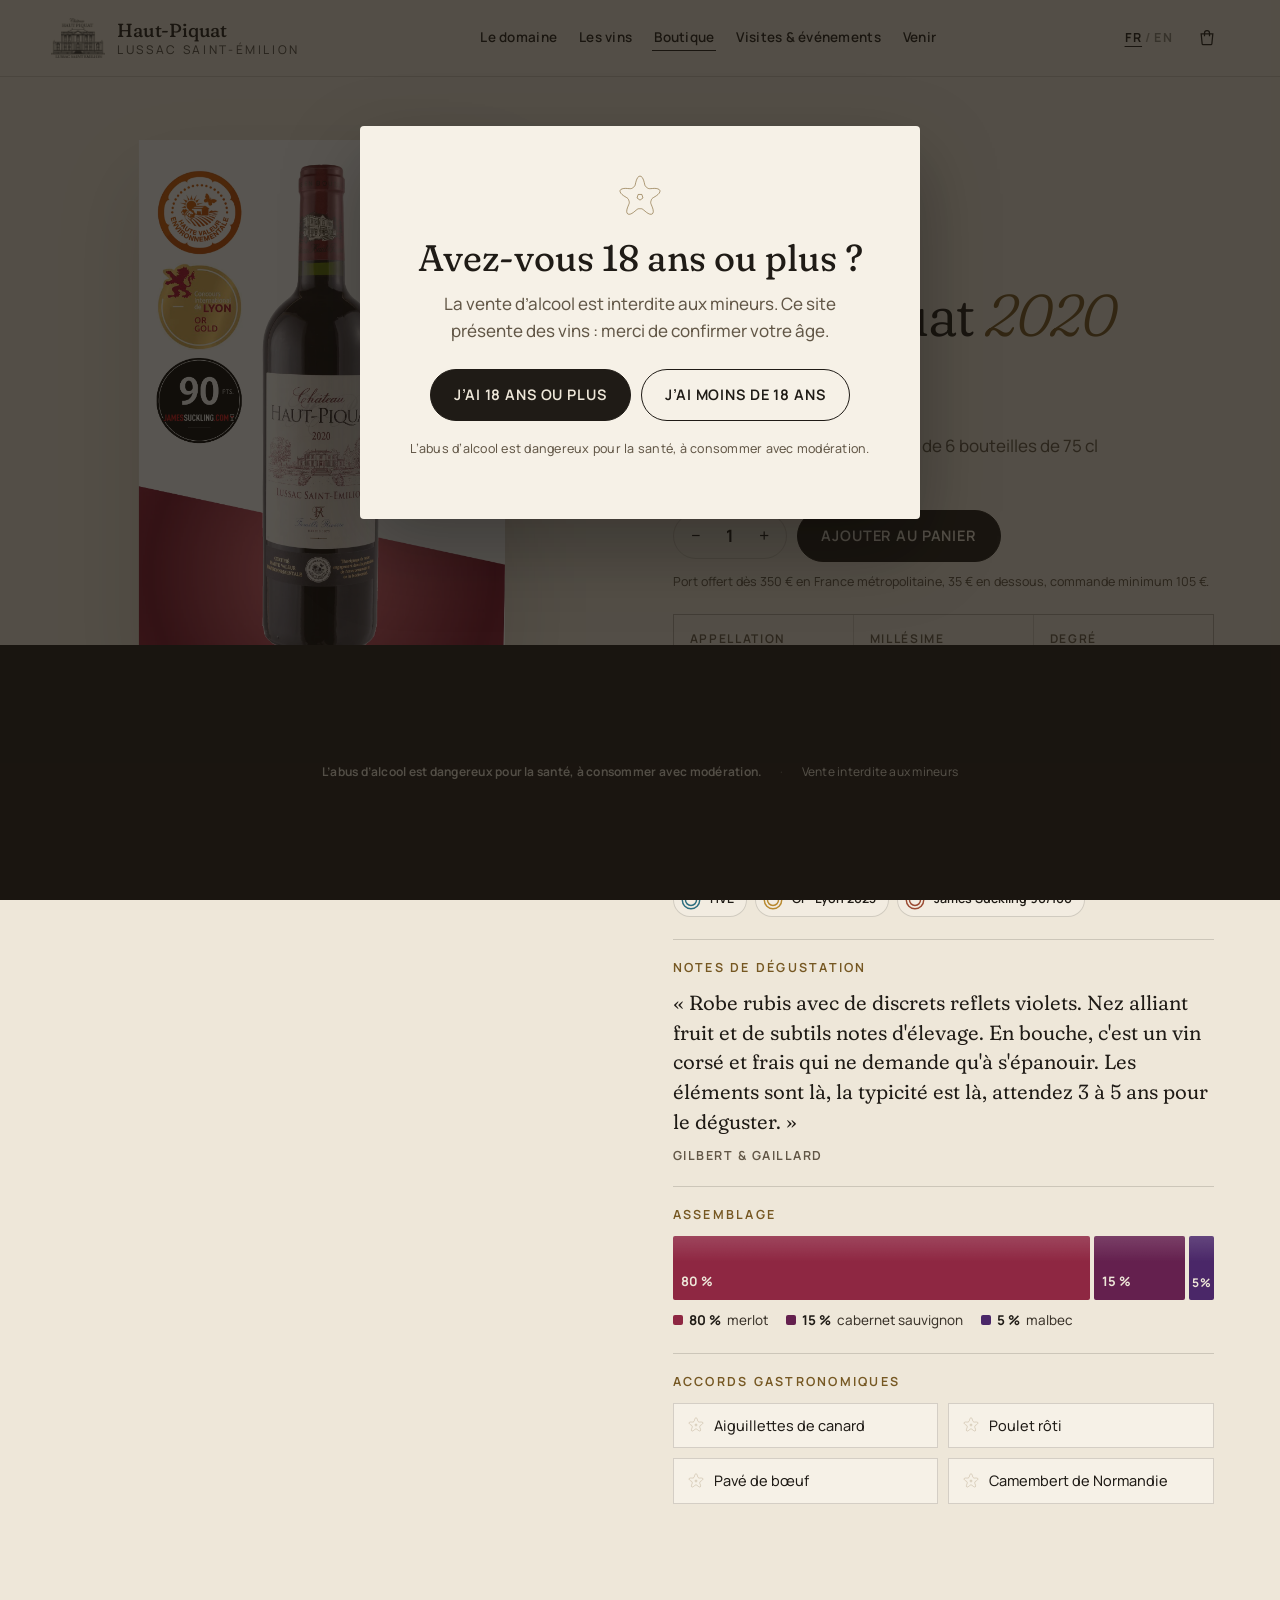
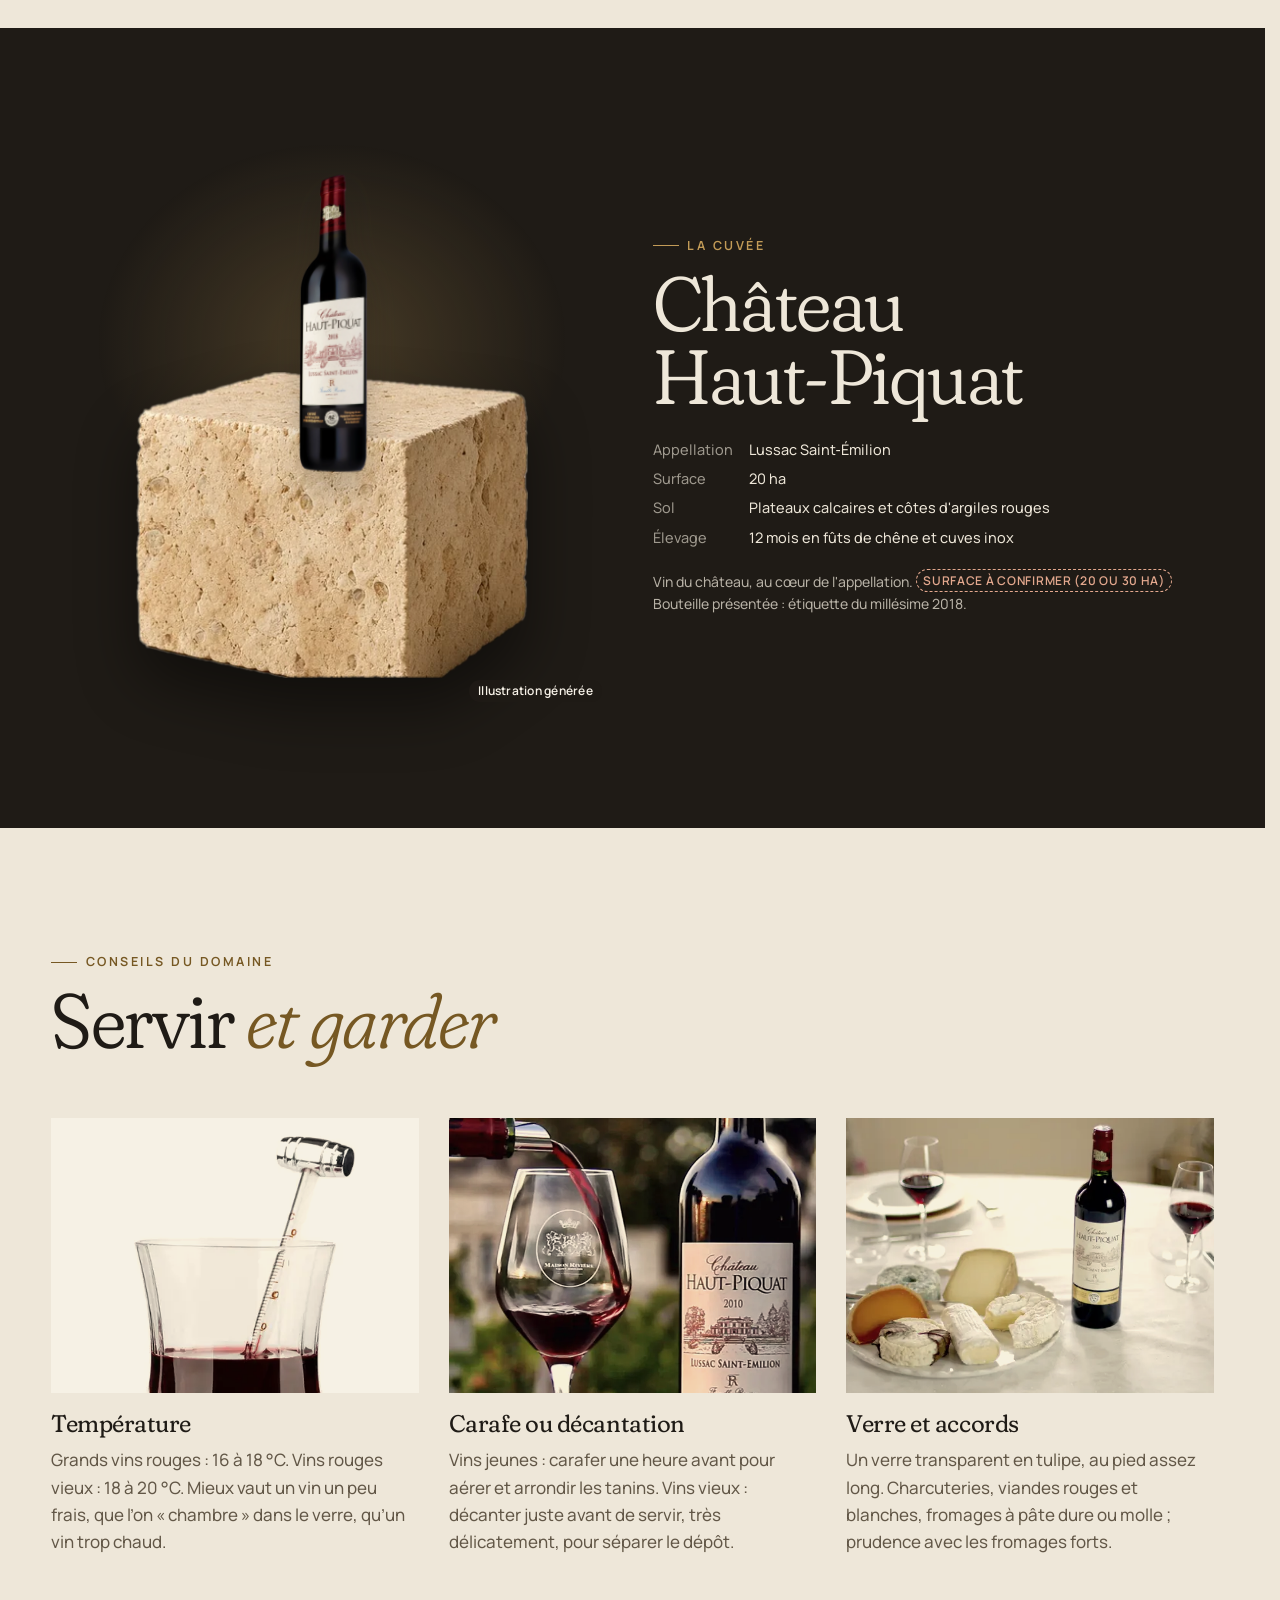
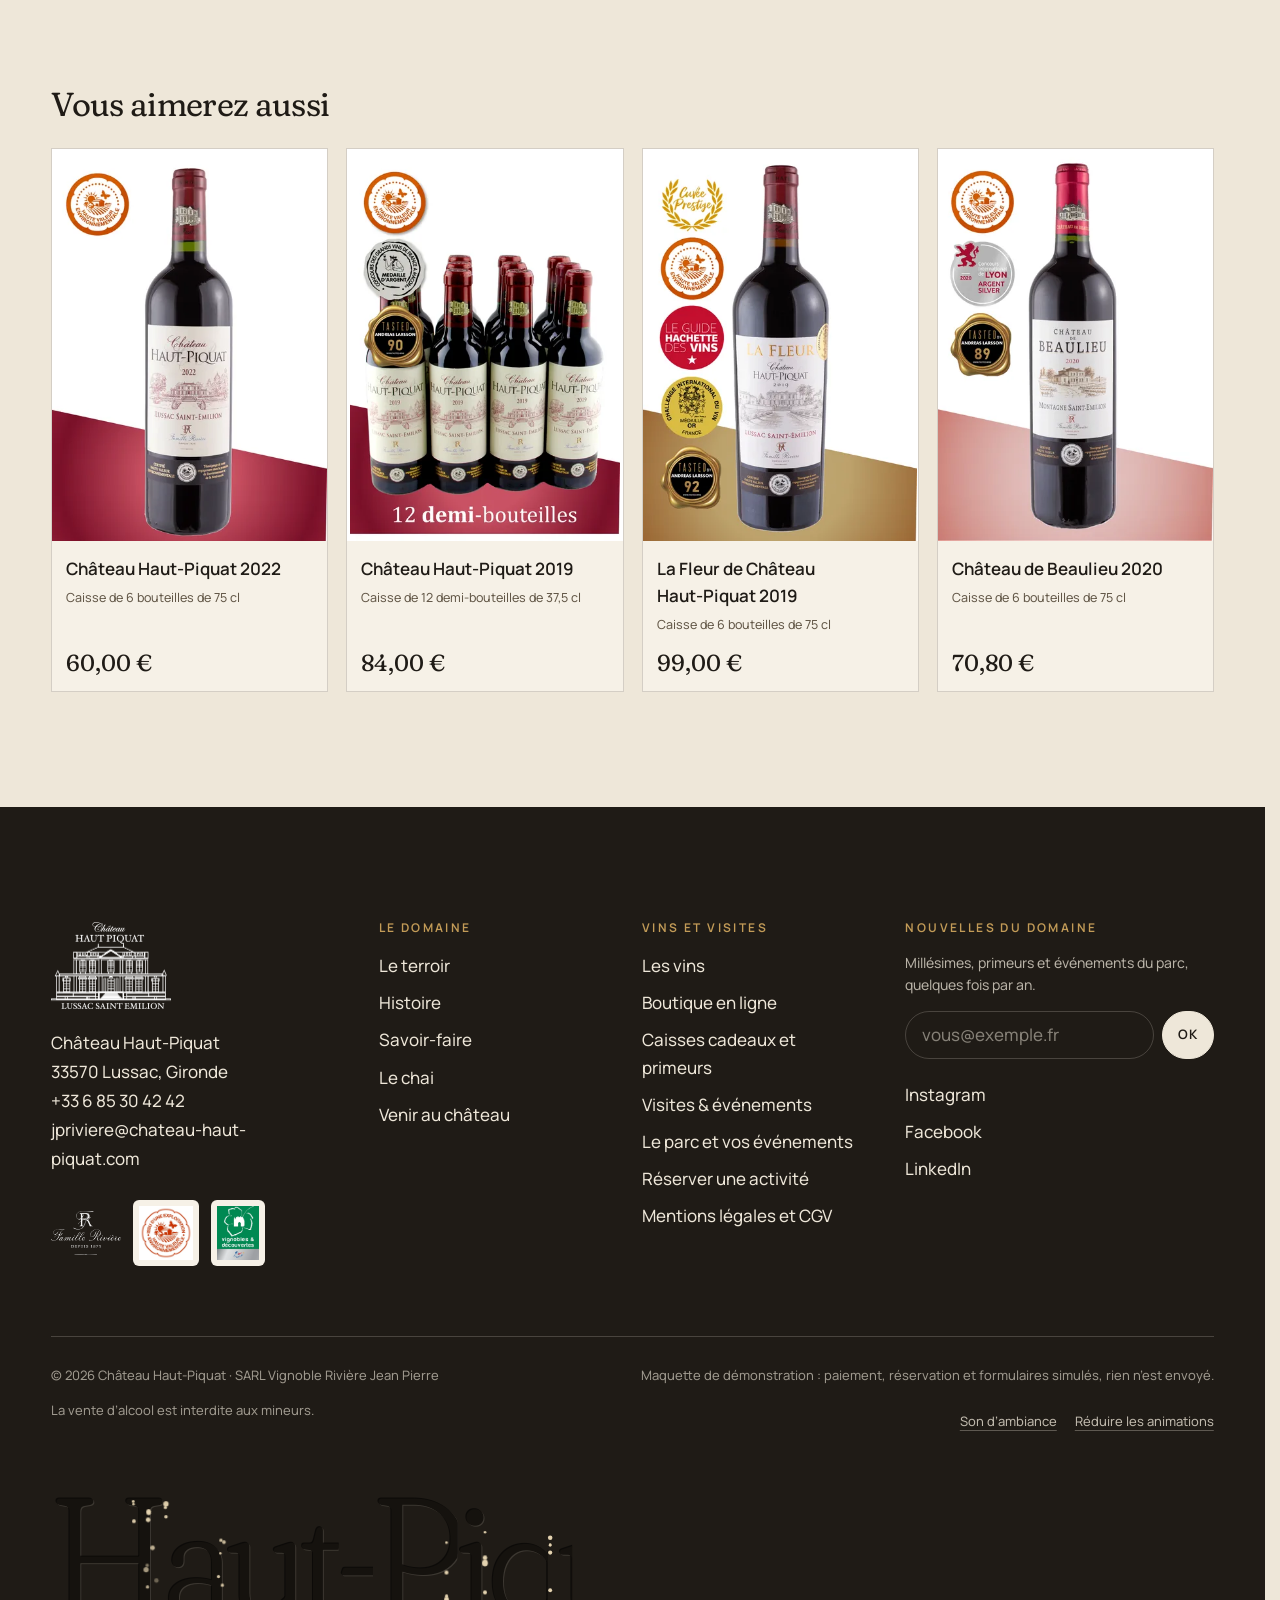
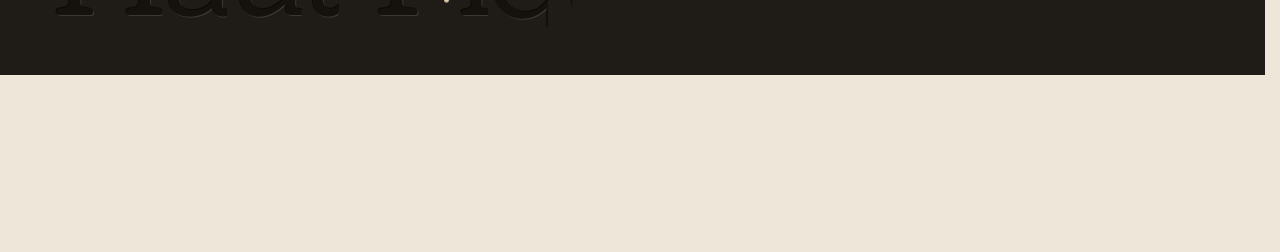
<file: vin.html>
<!doctype html>
<html lang="fr" class="no-js">
<head>
<meta charset="utf-8">
<meta name="viewport" content="width=device-width, initial-scale=1, viewport-fit=cover">
<title>Fiche vin · Château Haut-Piquat</title>
<meta name="description" content="Fiche détaillée d&#x27;un vin du domaine : assemblage, distinctions, notes de dégustation, accords et conseils de service.">
<meta name="robots" content="noindex, nofollow">
<meta name="theme-color" content="#EEE7D9">
<meta property="og:type" content="website">
<meta property="og:site_name" content="Château Haut-Piquat">
<meta property="og:locale" content="fr_FR">
<meta property="og:title" content="Fiche vin · Château Haut-Piquat">
<meta property="og:description" content="Fiche détaillée d&#x27;un vin du domaine : assemblage, distinctions, notes de dégustation, accords et conseils de service.">
<meta property="og:url" content="https://chateau-haut-piquat-maquette.vercel.app/vin">
<meta property="og:image" content="https://chateau-haut-piquat-maquette.vercel.app/assets/img/og/og-vin.jpg">
<meta property="og:image:width" content="1200">
<meta property="og:image:height" content="630">
<meta property="og:image:alt" content="Bouteille de Château Haut-Piquat sur un socle de calcaire">
<meta name="twitter:card" content="summary_large_image">
<meta name="twitter:title" content="Fiche vin · Château Haut-Piquat">
<meta name="twitter:description" content="Fiche détaillée d&#x27;un vin du domaine : assemblage, distinctions, notes de dégustation, accords et conseils de service.">
<meta name="twitter:image" content="https://chateau-haut-piquat-maquette.vercel.app/assets/img/og/og-vin.jpg">
<link rel="icon" href="assets/img/favicon.svg" type="image/svg+xml">
<style>html{background:#EEE7D9}</style>
<link rel="preload" href="assets/fonts/fraunces-latin-full-normal.woff2" as="font" type="font/woff2" crossorigin>
<link rel="preload" href="assets/fonts/fraunces-latin-full-italic.woff2" as="font" type="font/woff2" crossorigin>
<link rel="preload" href="assets/fonts/manrope-latin-wght-normal.woff2" as="font" type="font/woff2" crossorigin>

<link rel="stylesheet" href="assets/css/style.css?v=19">
<link rel="modulepreload" href="assets/js/main.js?v=19">
<script>(function(d){var h=d.documentElement;h.className=h.className.replace('no-js','js');try{var s=localStorage;var l=s.getItem('ahp-lang');if(l==='en'){h.lang='en';}if(matchMedia('(prefers-reduced-motion: reduce)').matches||s.getItem('ahp-calm')==='1'){h.classList.add('calm');}if(s.getItem('ahp-age')==='ok'){h.classList.add('age-ok');}if(sessionStorage.getItem('ahp-trans')==='1'||sessionStorage.getItem('ahp-seen')==='1'){h.classList.add('trans-in');}}catch(e){}setTimeout(function(){if(!window.__ahpReady){h.classList.add('calm');h.classList.remove('trans-in');}},4500);})(document);</script>
</head>
<body data-page="vin">
<svg width="0" height="0" style="position:absolute" aria-hidden="true" focusable="false"><defs>
<symbol id="ast" viewBox="-55 -55 110 110"><path d="M0.0 -50.0L2.8 -49.1L5.4 -46.7L7.4 -43.0L9.0 -38.8L10.2 -34.6L11.0 -30.9L11.8 -28.0L12.8 -26.0L13.9 -24.6L15.1 -23.6L16.5 -22.7L17.7 -21.7L19.1 -20.8L20.7 -20.2L23.0 -19.9L26.0 -20.0L29.7 -20.3L34.1 -20.6L38.6 -20.4L42.7 -19.5L45.9 -17.9L47.6 -15.5L47.6 -12.5L46.0 -9.3L43.2 -6.2L39.7 -3.4L36.0 -1.0L32.8 0.9L30.3 2.6L28.6 4.1L27.7 5.6L27.1 7.1L26.6 8.7L26.1 10.2L25.7 11.7L25.6 13.5L26.0 15.7L27.1 18.5L28.5 22.0L30.1 26.1L31.3 30.4L31.8 34.6L31.1 38.1L29.4 40.5L26.6 41.4L23.1 40.9L19.3 39.2L15.5 36.7L12.1 33.9L9.2 31.5L6.9 29.6L4.9 28.5L3.2 28.0L1.6 28.0L0.0 28.0L-1.6 28.0L-3.2 28.0L-4.9 28.5L-6.9 29.6L-9.2 31.5L-12.1 33.9L-15.5 36.7L-19.3 39.2L-23.1 40.9L-26.6 41.4L-29.4 40.5L-31.1 38.1L-31.8 34.6L-31.3 30.4L-30.1 26.1L-28.5 22.0L-27.1 18.5L-26.0 15.7L-25.6 13.5L-25.7 11.7L-26.1 10.2L-26.6 8.7L-27.1 7.1L-27.7 5.6L-28.6 4.1L-30.3 2.6L-32.8 0.9L-36.0 -1.0L-39.7 -3.4L-43.2 -6.2L-46.0 -9.3L-47.6 -12.5L-47.6 -15.5L-45.9 -17.9L-42.7 -19.5L-38.6 -20.4L-34.1 -20.6L-29.7 -20.3L-26.0 -20.0L-23.0 -19.9L-20.7 -20.2L-19.1 -20.8L-17.7 -21.7L-16.5 -22.7L-15.1 -23.6L-13.9 -24.6L-12.8 -26.0L-11.8 -28.0L-11.0 -30.9L-10.2 -34.6L-9.0 -38.8L-7.4 -43.0L-5.4 -46.7L-2.8 -49.1Z"/><path d="M4.4 -6.1L7.1 2.3L0.0 7.5L-7.1 2.3L-4.4 -6.1Z"/></symbol>
<symbol id="i-sound" viewBox="0 0 24 24"><path d="M4 9v6h4l5 4V5L8 9H4z"/><path class="wave" d="M16.5 8.5a5 5 0 0 1 0 7M19 6a8.5 8.5 0 0 1 0 12"/></symbol>
<symbol id="i-calm" viewBox="0 0 24 24"><circle cx="12" cy="12" r="8.5"/><path d="M10 8.5v7M14 8.5v7"/></symbol>
<symbol id="i-cart" viewBox="0 0 24 24"><path d="M5 7h14l-1.2 12.2a1 1 0 0 1-1 .8H7.2a1 1 0 0 1-1-.8L5 7z"/><path d="M9 10V6a3 3 0 0 1 6 0v4"/></symbol>
<symbol id="i-menu" viewBox="0 0 24 24"><path d="M3 8h18M3 16h18"/></symbol>
<symbol id="i-close" viewBox="0 0 24 24"><path d="M5 5l14 14M19 5L5 19"/></symbol>
<symbol id="i-car" viewBox="0 0 40 40"><path d="M7 25h26v5H7zM10 25l3-8h14l3 8" fill="none" stroke="currentColor" stroke-width="1.5"/><circle cx="13" cy="30" r="2.5" fill="none" stroke="currentColor" stroke-width="1.5"/><circle cx="27" cy="30" r="2.5" fill="none" stroke="currentColor" stroke-width="1.5"/></symbol>
<symbol id="i-van" viewBox="0 0 40 40"><path d="M5 12h20l6 6h4v10H5z" fill="none" stroke="currentColor" stroke-width="1.5"/><circle cx="12" cy="28" r="2.5" fill="none" stroke="currentColor" stroke-width="1.5"/><circle cx="29" cy="28" r="2.5" fill="none" stroke="currentColor" stroke-width="1.5"/><path d="M9 16h6v5H9z" fill="none" stroke="currentColor" stroke-width="1.5"/></symbol>
<symbol id="i-heli" viewBox="0 0 40 40"><circle cx="20" cy="20" r="15" fill="none" stroke="currentColor" stroke-width="1.5"/><path d="M14 12v16M26 12v16M14 20h12" fill="none" stroke="currentColor" stroke-width="2"/></symbol>
<symbol id="i-medal" viewBox="0 0 24 24"><circle cx="12" cy="12" r="9.5"/><circle cx="12" cy="12" r="6"/></symbol>
</defs></svg>
<a class="skip" href="#contenu"><span lang="fr">Aller au contenu</span><span lang="en">Skip to content</span></a>
<div class="loader" data-loader aria-hidden="true">
  <svg viewBox="-60 -60 120 120"><path class="ast" d="M0.0 -50.0L2.8 -49.1L5.4 -46.7L7.4 -43.0L9.0 -38.8L10.2 -34.6L11.0 -30.9L11.8 -28.0L12.8 -26.0L13.9 -24.6L15.1 -23.6L16.5 -22.7L17.7 -21.7L19.1 -20.8L20.7 -20.2L23.0 -19.9L26.0 -20.0L29.7 -20.3L34.1 -20.6L38.6 -20.4L42.7 -19.5L45.9 -17.9L47.6 -15.5L47.6 -12.5L46.0 -9.3L43.2 -6.2L39.7 -3.4L36.0 -1.0L32.8 0.9L30.3 2.6L28.6 4.1L27.7 5.6L27.1 7.1L26.6 8.7L26.1 10.2L25.7 11.7L25.6 13.5L26.0 15.7L27.1 18.5L28.5 22.0L30.1 26.1L31.3 30.4L31.8 34.6L31.1 38.1L29.4 40.5L26.6 41.4L23.1 40.9L19.3 39.2L15.5 36.7L12.1 33.9L9.2 31.5L6.9 29.6L4.9 28.5L3.2 28.0L1.6 28.0L0.0 28.0L-1.6 28.0L-3.2 28.0L-4.9 28.5L-6.9 29.6L-9.2 31.5L-12.1 33.9L-15.5 36.7L-19.3 39.2L-23.1 40.9L-26.6 41.4L-29.4 40.5L-31.1 38.1L-31.8 34.6L-31.3 30.4L-30.1 26.1L-28.5 22.0L-27.1 18.5L-26.0 15.7L-25.6 13.5L-25.7 11.7L-26.1 10.2L-26.6 8.7L-27.1 7.1L-27.7 5.6L-28.6 4.1L-30.3 2.6L-32.8 0.9L-36.0 -1.0L-39.7 -3.4L-43.2 -6.2L-46.0 -9.3L-47.6 -12.5L-47.6 -15.5L-45.9 -17.9L-42.7 -19.5L-38.6 -20.4L-34.1 -20.6L-29.7 -20.3L-26.0 -20.0L-23.0 -19.9L-20.7 -20.2L-19.1 -20.8L-17.7 -21.7L-16.5 -22.7L-15.1 -23.6L-13.9 -24.6L-12.8 -26.0L-11.8 -28.0L-11.0 -30.9L-10.2 -34.6L-9.0 -38.8L-7.4 -43.0L-5.4 -46.7L-2.8 -49.1Z" data-ast-path/><path class="ast" d="M4.4 -6.1L7.1 2.3L0.0 7.5L-7.1 2.3L-4.4 -6.1Z" data-ast-hole/></svg>
  <span class="loader__count" data-loader-count>Lussac · 1972</span>
</div>
<div class="ptrans" aria-hidden="true"><span></span><span></span><span></span></div>
<header class="hdr" data-hdr>
  <a class="hdr__brand" href="index.html" aria-label="Château Haut-Piquat, accueil" data-aria-en="Château Haut-Piquat, home">
    <img src="assets/img/logos/logo-chateau-encre-240.webp" width="240" height="175" alt="">
    <span class="hdr__name">Haut-Piquat<small>Lussac Saint-Émilion</small></span>
  </a>
  <nav class="hdr__nav" aria-label="Navigation principale" data-aria-en="Main navigation"><a href="domaine.html"><span lang="fr">Le domaine</span><span lang="en">The estate</span></a><a href="vins.html"><span lang="fr">Les vins</span><span lang="en">The wines</span></a><a href="boutique.html" aria-current="page"><span lang="fr">Boutique</span><span lang="en">Shop</span></a><a href="oenotourisme.html"><span lang="fr">Visites & événements</span><span lang="en">Visits & events</span></a><a href="oenotourisme.html#acces"><span lang="fr">Venir</span><span lang="en">Visit us</span></a></nav>
  <div class="hdr__tools">
    <button class="tool tool--lang" type="button" data-lang-toggle aria-label="English version" data-aria-en="Version française"><span class="l-fr" aria-hidden="true">FR</span><span class="l-sep" aria-hidden="true">/</span><span class="l-en" aria-hidden="true">EN</span></button>
    <a class="hdr__cta magnetic" href="oenotourisme.html#reserver"><span lang="fr">Réserver</span><span lang="en">Book</span></a>
    <button class="tool tool--cart" type="button" data-cart-open aria-label="Ouvrir le panier" data-aria-en="Open cart" data-tip="Panier" data-tip-en="Cart"><svg><use href="#i-cart"/></svg><span class="cart-count" data-cart-count></span></button>
    <button class="tool tool--menu" type="button" data-menu aria-expanded="false" aria-controls="mmenu" aria-label="Menu"><svg><use href="#i-menu"/></svg></button>
  </div>
</header>
<div class="mmenu" id="mmenu" data-mmenu aria-hidden="true">
  <nav aria-label="Navigation mobile" data-aria-en="Mobile navigation"><a href="domaine.html"><span class="n">01</span><span lang="fr">Le domaine</span><span lang="en">The estate</span></a><a href="vins.html"><span class="n">02</span><span lang="fr">Les vins</span><span lang="en">The wines</span></a><a href="boutique.html"><span class="n">03</span><span lang="fr">Boutique</span><span lang="en">Shop</span></a><a href="oenotourisme.html"><span class="n">04</span><span lang="fr">Visites & événements</span><span lang="en">Visits & events</span></a><a href="oenotourisme.html#acces"><span class="n">05</span><span lang="fr">Venir</span><span lang="en">Visit us</span></a></nav>
  <div>
    <div class="mmenu__ctas"><a class="btn btn--light" href="oenotourisme.html#reserver"><span lang="fr">Réserver une visite</span><span lang="en">Book a visit</span></a><a class="btn btn--ghost" href="boutique.html"><span lang="fr">Boutique en ligne</span><span lang="en">Online shop</span></a></div>
    <div class="mmenu__tools">
      <button class="tool" type="button" data-sound aria-pressed="false"><span lang="fr">Son d’ambiance</span><span lang="en">Ambient sound</span></button>
      <button class="tool" type="button" data-calm-toggle><span lang="fr">Réduire les animations</span><span lang="en">Reduce motion</span></button>
    </div>
    <p class="mmenu__foot">Château Haut-Piquat · 33570 Lussac · <a href="tel:+33685304242">+33 6 85 30 42 42</a></p>
  </div>
</div>
<main id="contenu">

<section class="whero wrap" data-wine>
  <div class="whero__grid">
    <div class="whero__visual"><div class="whero__pack" data-wine-pack></div></div>
    <div data-wine-info>
      <p class="crumbs"><a href="boutique.html"><span lang="fr">Boutique</span><span lang="en">Shop</span></a> / <span data-wine-crumb></span></p>
      <noscript><h1 class="h1"><span lang="fr">Fiche du vin</span><span lang="en">Wine sheet</span></h1><p class="lead"><span lang="fr">Cette fiche s’affiche avec JavaScript.</span><span lang="en">This sheet needs JavaScript.</span> <a class="link" href="vins.html"><span lang="fr">Découvrir les vins du domaine</span><span lang="en">Discover the estate’s wines</span></a> <span lang="fr">ou commander au</span><span lang="en">or order on</span> <a class="link" href="tel:+33685304242">+33 6 85 30 42 42</a>.</p></noscript>
    </div>
  </div>
</section>
<section class="section wcuvee is-dark" aria-labelledby="cuvee-title">
  <div class="wrap wcuvee__grid">
    <div class="wcuvee__stage" data-wcuvee-stage>
      <img class="socle" src="assets/img/grok/socle-detoure-800.webp" srcset="assets/img/grok/socle-detoure-400.webp 400w, assets/img/grok/socle-detoure-800.webp 800w" sizes="(min-width:1000px) 30vw, 70vw" width="573" height="447" alt="" loading="lazy" decoding="async">
      <img class="cuvee__bottle" data-wcuvee-bottle src="assets/img/vins/bouteille-haut-piquat-360.webp" srcset="assets/img/vins/bouteille-haut-piquat-360.webp 360w, assets/img/vins/bouteille-haut-piquat-675.webp 675w" sizes="(min-width: 900px) 10vw, 28vw" width="360" height="1427" alt="" loading="lazy">
      <span class="gen-tag"><span lang="fr">Illustration générée</span><span lang="en">AI-generated illustration</span></span>
    </div>
    <div data-wcuvee-text><p class="kicker"><span lang="fr">La cuvée</span><span lang="en">The cuvée</span></p><h2 class="h2" id="cuvee-title" data-wcuvee-title>Château Haut-Piquat</h2><dl class="specs" data-wcuvee-specs style="margin-top:24px"></dl><p class="small muted" style="margin-top:20px" data-wcuvee-note></p></div>
  </div>
</section>
<section class="section wrap" aria-labelledby="serv-title">
  <p class="kicker"><span lang="fr">Conseils du domaine</span><span lang="en">Advice from the estate</span></p>
  <h2 class="h2" id="serv-title" data-split style="margin-bottom:clamp(30px,5vw,60px)"><span lang="fr">Servir <em>et garder</em></span><span lang="en">Serving <em>and cellaring</em></span></h2>
  <div class="service">
    <div data-reveal><div class="frame"><img src="assets/img/photos/service-temperature-1024.webp" srcset="assets/img/photos/service-temperature-640.webp 640w, assets/img/photos/service-temperature-1024.webp 1024w, assets/img/photos/service-temperature-1440.webp 1440w, assets/img/photos/service-temperature-1920.webp 1920w" sizes="(min-width:1000px) 30vw, 100vw" width="1920" height="1080" alt="Thermomètre plongé dans une carafe de vin rouge" data-alt-en="Thermometer in a carafe of red wine" loading="lazy" decoding="async"></div><h3 class="h3" style="font-size:1.5rem;margin-bottom:10px"><span lang="fr">Température</span><span lang="en">Temperature</span></h3><p class="muted"><span lang="fr">Grands vins rouges&nbsp;: 16 à 18&nbsp;°C. Vins rouges vieux&nbsp;: 18 à 20&nbsp;°C. Mieux vaut un vin un peu frais, que l’on «&nbsp;chambre&nbsp;» dans le verre, qu’un vin trop chaud.</span><span lang="en">Fine red wines: 16 to 18 °C. Older reds: 18 to 20 °C. A slightly cool wine that warms in the glass is better than one served too warm.</span></p></div>
    <div data-reveal><div class="frame"><img src="assets/img/photos/carafe-la-fleur-1024.webp" srcset="assets/img/photos/carafe-la-fleur-640.webp 640w, assets/img/photos/carafe-la-fleur-1024.webp 1024w, assets/img/photos/carafe-la-fleur-1440.webp 1440w, assets/img/photos/carafe-la-fleur-1920.webp 1920w, assets/img/photos/carafe-la-fleur-2362.webp 2362w" sizes="(min-width:1000px) 30vw, 100vw" width="2362" height="1575" alt="Carafe et bouteille de La Fleur de Château Haut-Piquat sur une table" data-alt-en="Carafe and bottle of La Fleur de Château Haut-Piquat on a table" loading="lazy" decoding="async"></div><h3 class="h3" style="font-size:1.5rem;margin-bottom:10px"><span lang="fr">Carafe ou décantation</span><span lang="en">Decanting</span></h3><p class="muted"><span lang="fr">Vins jeunes&nbsp;: carafer une heure avant pour aérer et arrondir les tanins. Vins vieux&nbsp;: décanter juste avant de servir, très délicatement, pour séparer le dépôt.</span><span lang="en">Young wines: decant an hour ahead to aerate and soften the tannins. Older wines: decant very gently just before serving to leave the sediment behind.</span></p></div>
    <div data-reveal><div class="frame"><img src="assets/img/photos/accords-fromages-haut-piquat-1024.webp" srcset="assets/img/photos/accords-fromages-haut-piquat-640.webp 640w, assets/img/photos/accords-fromages-haut-piquat-1024.webp 1024w, assets/img/photos/accords-fromages-haut-piquat-1440.webp 1440w, assets/img/photos/accords-fromages-haut-piquat-1920.webp 1920w, assets/img/photos/accords-fromages-haut-piquat-2362.webp 2362w" sizes="(min-width:1000px) 30vw, 100vw" width="2362" height="1575" alt="Plateau de fromages et bouteille de Château Haut-Piquat" data-alt-en="Cheese board and a bottle of Château Haut-Piquat" loading="lazy" decoding="async"></div><h3 class="h3" style="font-size:1.5rem;margin-bottom:10px"><span lang="fr">Verre et accords</span><span lang="en">Glass and pairings</span></h3><p class="muted"><span lang="fr">Un verre transparent en tulipe, au pied assez long. Charcuteries, viandes rouges et blanches, fromages à pâte dure ou molle&nbsp;; prudence avec les fromages forts.</span><span lang="en">A clear tulip glass with a long stem. Charcuterie, red and white meats, hard or soft cheeses; be careful with strong cheeses.</span></p></div>
  </div>
</section>
<section class="section wrap" style="padding-top:0" aria-labelledby="rel-title">
  <h2 class="h3" id="rel-title" style="margin-bottom:26px"><span lang="fr">Vous aimerez aussi</span><span lang="en">You may also like</span></h2>
  <div class="related" data-related></div>
</section>

</main>
<footer class="ftr is-dark">
  <div class="wrap">
    <div class="ftr__top">
      <div class="ftr__brand">
        <img src="assets/img/logos/logo-chateau-encre-480.webp" width="480" height="350" alt="Château Haut-Piquat, Lussac Saint-Émilion" loading="lazy">
        <address>Château Haut-Piquat<br>33570 Lussac, Gironde<br><a href="tel:+33685304242">+33 6 85 30 42 42</a><br><a href="mailto:jpriviere@chateau-haut-piquat.com">jpriviere@chateau-haut-piquat.com</a></address>
        <div class="ftr__labels">
          <img class="riviere" src="assets/img/logos/logo-famille-riviere-480.webp" width="480" height="303" alt="Famille Rivière, depuis 1875" loading="lazy">
          <img src="assets/img/logos/label-hve-240.webp" width="240" height="240" alt="Issu d’une exploitation Haute Valeur Environnementale" data-alt-en="From a High Environmental Value certified farm" loading="lazy">
          <img src="assets/img/logos/label-vignobles-decouvertes-240.webp" width="240" height="307" alt="Label Vignobles &amp; Découvertes" data-alt-en="Vignobles &amp; Découvertes label" loading="lazy">
        </div>
      </div>
      <div>
        <h2 class="ftr__h"><span lang="fr">Le domaine</span><span lang="en">The estate</span></h2>
        <ul>
          <li><a href="index.html#terroir"><span lang="fr">Le terroir</span><span lang="en">Terroir</span></a></li>
          <li><a href="domaine.html#histoire"><span lang="fr">Histoire</span><span lang="en">History</span></a></li>
          <li><a href="domaine.html#savoir-faire"><span lang="fr">Savoir-faire</span><span lang="en">Craft</span></a></li>
          <li><a href="domaine.html#chai"><span lang="fr">Le chai</span><span lang="en">The cellar</span></a></li>
          <li><a href="oenotourisme.html#acces"><span lang="fr">Venir au château</span><span lang="en">Getting here</span></a></li>
        </ul>
      </div>
      <div>
        <h2 class="ftr__h"><span lang="fr">Vins et visites</span><span lang="en">Wines and visits</span></h2>
        <ul>
          <li><a href="vins.html"><span lang="fr">Les vins</span><span lang="en">The wines</span></a></li>
          <li><a href="boutique.html"><span lang="fr">Boutique en ligne</span><span lang="en">Online shop</span></a></li>
          <li><a href="boutique.html#cadeaux"><span lang="fr">Caisses cadeaux et primeurs</span><span lang="en">Gift cases and en primeur</span></a></li>
          <li><a href="oenotourisme.html"><span lang="fr">Visites & événements</span><span lang="en">Visits & events</span></a></li>
          <li><a href="oenotourisme.html#parc"><span lang="fr">Le parc et vos événements</span><span lang="en">The park and your events</span></a></li>
          <li><a href="oenotourisme.html#reserver"><span lang="fr">Réserver une activité</span><span lang="en">Book an activity</span></a></li>
          <li><a href="informations.html"><span lang="fr">Mentions légales et CGV</span><span lang="en">Legal notice and terms</span></a></li>
        </ul>
      </div>
      <div>
        <h2 class="ftr__h"><span lang="fr">Nouvelles du domaine</span><span lang="en">News from the estate</span></h2>
        <p class="small muted"><span lang="fr">Millésimes, primeurs et événements du parc, quelques fois par an.</span><span lang="en">Vintages, en primeur offers and park events, a few times a year.</span></p>
        <form class="news" data-fake-form="news">
          <label class="sr-only" for="news-mail"><span lang="fr">Votre adresse e-mail</span><span lang="en">Your email address</span></label>
          <input id="news-mail" type="email" required placeholder="vous@exemple.fr" autocomplete="email">
          <button class="btn btn--light btn--sm" type="submit">OK</button>
        </form>
        <ul style="margin-top:22px">
          <li><a href="https://www.instagram.com/chateauhautpiquat/" rel="noopener" target="_blank">Instagram</a></li>
          <li><a href="https://www.facebook.com/chateauhautpiquat" rel="noopener" target="_blank">Facebook</a></li>
          <li><a href="https://www.linkedin.com/company/chateau-haut-piquat/" rel="noopener" target="_blank">LinkedIn</a></li>
        </ul>
      </div>
    </div>
    <div class="ftr__bottom">
      <span>© 2026 Château Haut-Piquat · SARL Vignoble Rivière Jean&nbsp;Pierre</span>
      <span><span lang="fr">Maquette de démonstration&nbsp;: paiement, réservation et formulaires simulés, rien n’est envoyé.</span><span lang="en">Demonstration mock-up: payment, booking and forms are simulated, nothing is sent.</span></span>
      <span><span lang="fr">La vente d’alcool est interdite aux mineurs.</span><span lang="en">The sale of alcohol to minors is prohibited.</span></span>
      <span class="ftr__tools"><button class="ftr__tool" type="button" data-sound aria-pressed="false"><span lang="fr">Son d’ambiance</span><span lang="en">Ambient sound</span></button><button class="ftr__tool" type="button" data-calm-toggle><span lang="fr">Réduire les animations</span><span lang="en">Reduce motion</span></button></span>
    </div>
    <div class="ftr__big" aria-hidden="true" data-carve><span class="ch">H</span><span class="ch">a</span><span class="ch">u</span><span class="ch">t</span><span class="ch">-</span><span class="ch">P</span><span class="ch">i</span><span class="ch">q</span><span class="ch">u</span><span class="ch">a</span><span class="ch">t</span></div>
  </div>
</footer>
<div class="legal" data-legal role="note"><b><span lang="fr">L’abus d’alcool est dangereux pour la santé, à consommer avec modération.</span><span lang="en">Alcohol abuse is dangerous for your health; drink in moderation.</span></b><span class="sep" aria-hidden="true">·</span><span><span lang="fr">Vente interdite aux mineurs</span><span lang="en">No sale to minors</span></span></div>
<div class="cart-ov" data-cart-ov></div>
<aside class="cart" data-cart aria-label="Panier" data-aria-en="Cart" aria-hidden="true" inert>
  <div class="cart__head"><div><h2><span lang="fr">Votre panier</span><span lang="en">Your cart</span></h2><p class="cart__sum" data-cart-sum></p></div><button class="tool" type="button" data-cart-close aria-label="Fermer le panier" data-aria-en="Close cart"><svg><use href="#i-close"/></svg></button></div>
  <div class="cart__ship" data-cart-ship></div>
  <div class="cart__body" data-cart-body data-native-scroll></div>
  <div class="cart__foot" data-cart-foot></div>
</aside>
<dialog class="modal" data-modal>
  <form method="dialog" class="modal__in" data-modal-form>
    <button class="tool modal__x" value="cancel" aria-label="Fermer" data-aria-en="Close" formnovalidate><svg><use href="#i-close"/></svg></button>
    <div data-modal-body></div>
  </form>
</dialog>
<div class="agegate" data-agegate role="dialog" aria-modal="true" aria-labelledby="age-title" aria-describedby="age-desc">
  <div class="agegate__card">
    <svg class="ast" aria-hidden="true"><use href="#ast"/></svg>
    <h2 id="age-title"><span lang="fr">Avez-vous 18 ans ou plus&nbsp;?</span><span lang="en">Are you 18 or older?</span></h2>
    <p id="age-desc" class="muted"><span lang="fr">La vente d’alcool est interdite aux mineurs. Ce site présente des vins&nbsp;: merci de confirmer votre âge.</span><span lang="en">The sale of alcohol to minors is prohibited. This site presents wines: please confirm your age.</span></p>
    <div class="agegate__actions">
      <button class="btn magnetic" type="button" data-age-yes><span lang="fr">J’ai 18 ans ou plus</span><span lang="en">I am 18 or older</span></button>
      <button class="btn btn--ghost" type="button" data-age-no><span lang="fr">J’ai moins de 18 ans</span><span lang="en">I am under 18</span></button>
    </div>
    <p class="agegate__no" role="alert"><span lang="fr">Revenez nous voir à votre majorité. L’accès au site n’est pas possible.</span><span lang="en">Please come back when you are of age. Access to this site is not possible.</span></p>
    <p class="tiny muted"><span lang="fr">L’abus d’alcool est dangereux pour la santé, à consommer avec modération.</span><span lang="en">Alcohol abuse is dangerous for your health; drink in moderation.</span></p>
  </div>
</div>
<div class="cursor" data-cursor aria-hidden="true"><svg class="ast"><use href="#ast"/></svg></div>
<div class="veil" aria-hidden="true"></div>
<div class="toast" data-toast role="status" aria-live="polite"></div>
<script src="assets/vendor/gsap/gsap.min.js" defer></script>
<script src="assets/vendor/gsap/ScrollTrigger.min.js" defer></script>
<script src="assets/vendor/gsap/SplitText.min.js" defer></script>
<script src="assets/vendor/gsap/DrawSVGPlugin.min.js" defer></script>
<script src="assets/vendor/gsap/CustomEase.min.js" defer></script>
<script src="assets/vendor/gsap/Flip.min.js" defer></script>
<script type="module" src="assets/js/main.js?v=19"></script>
</body>
</html>
</file>
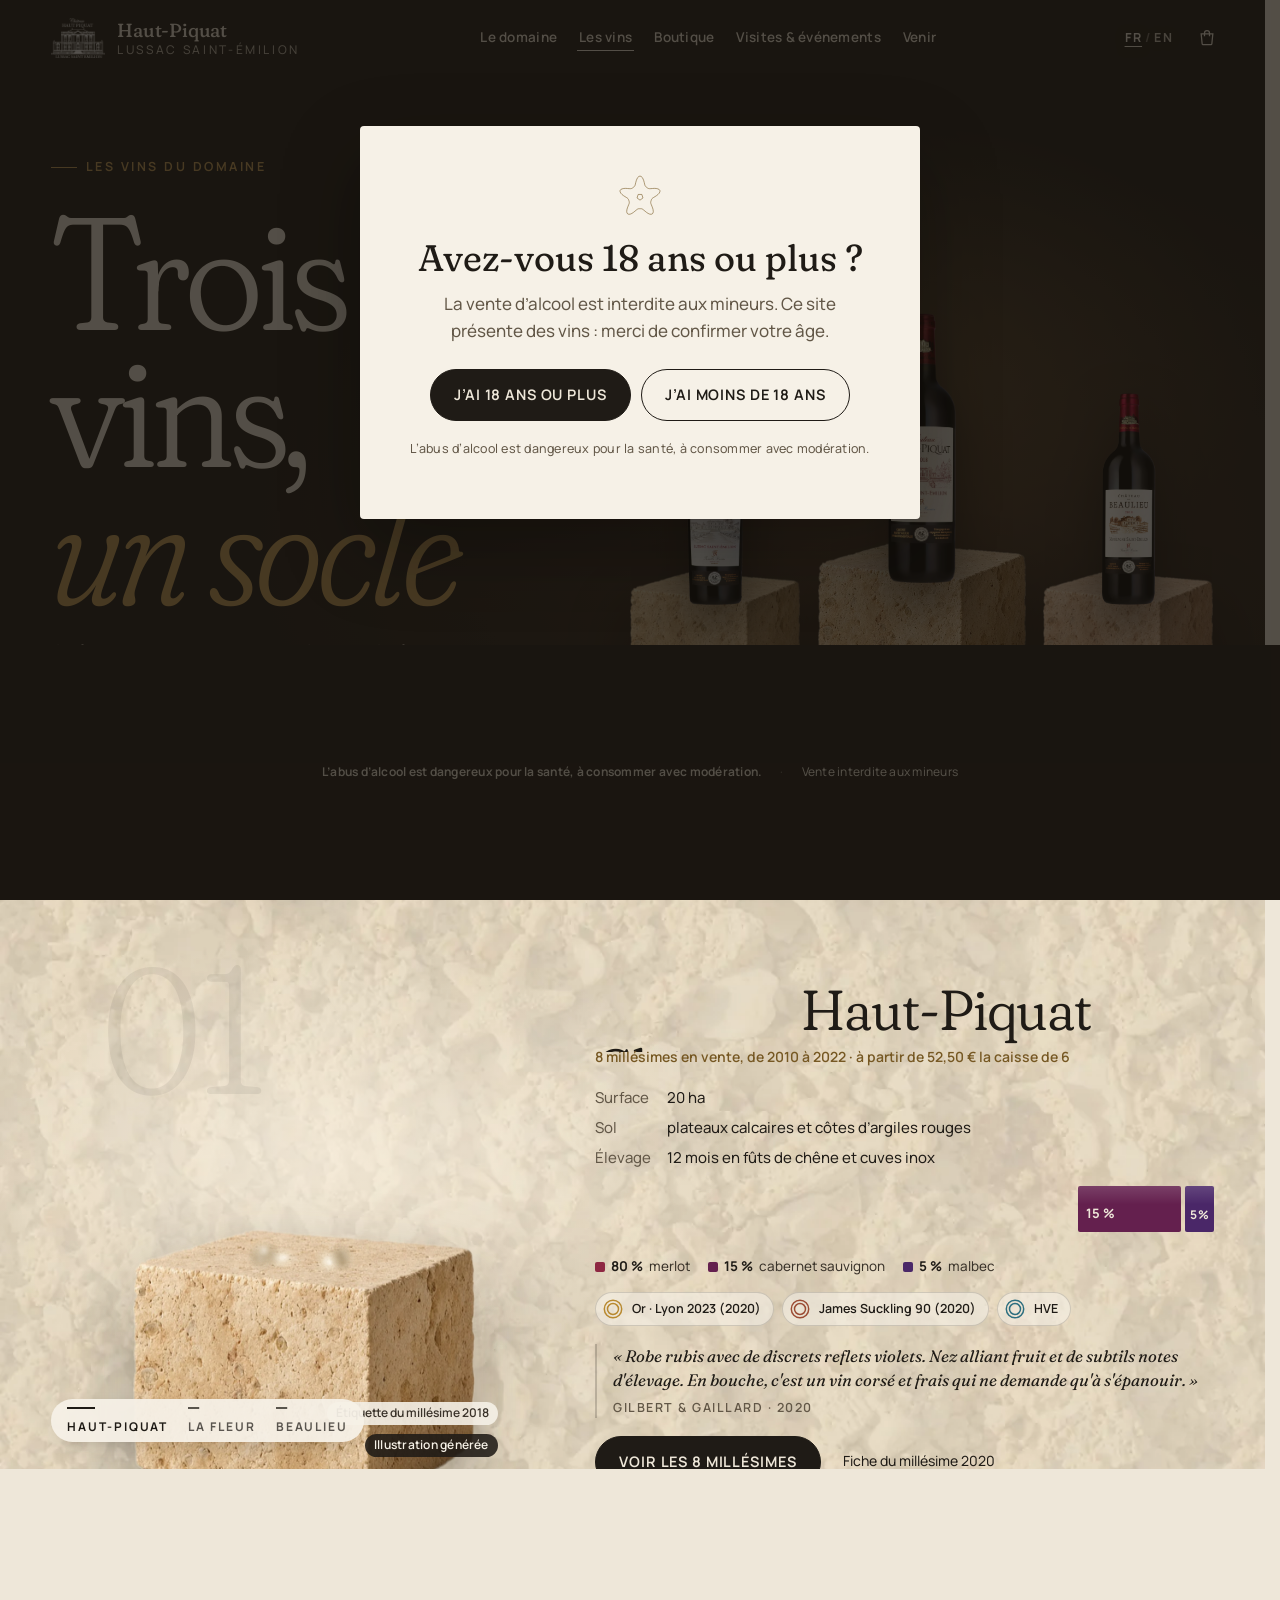
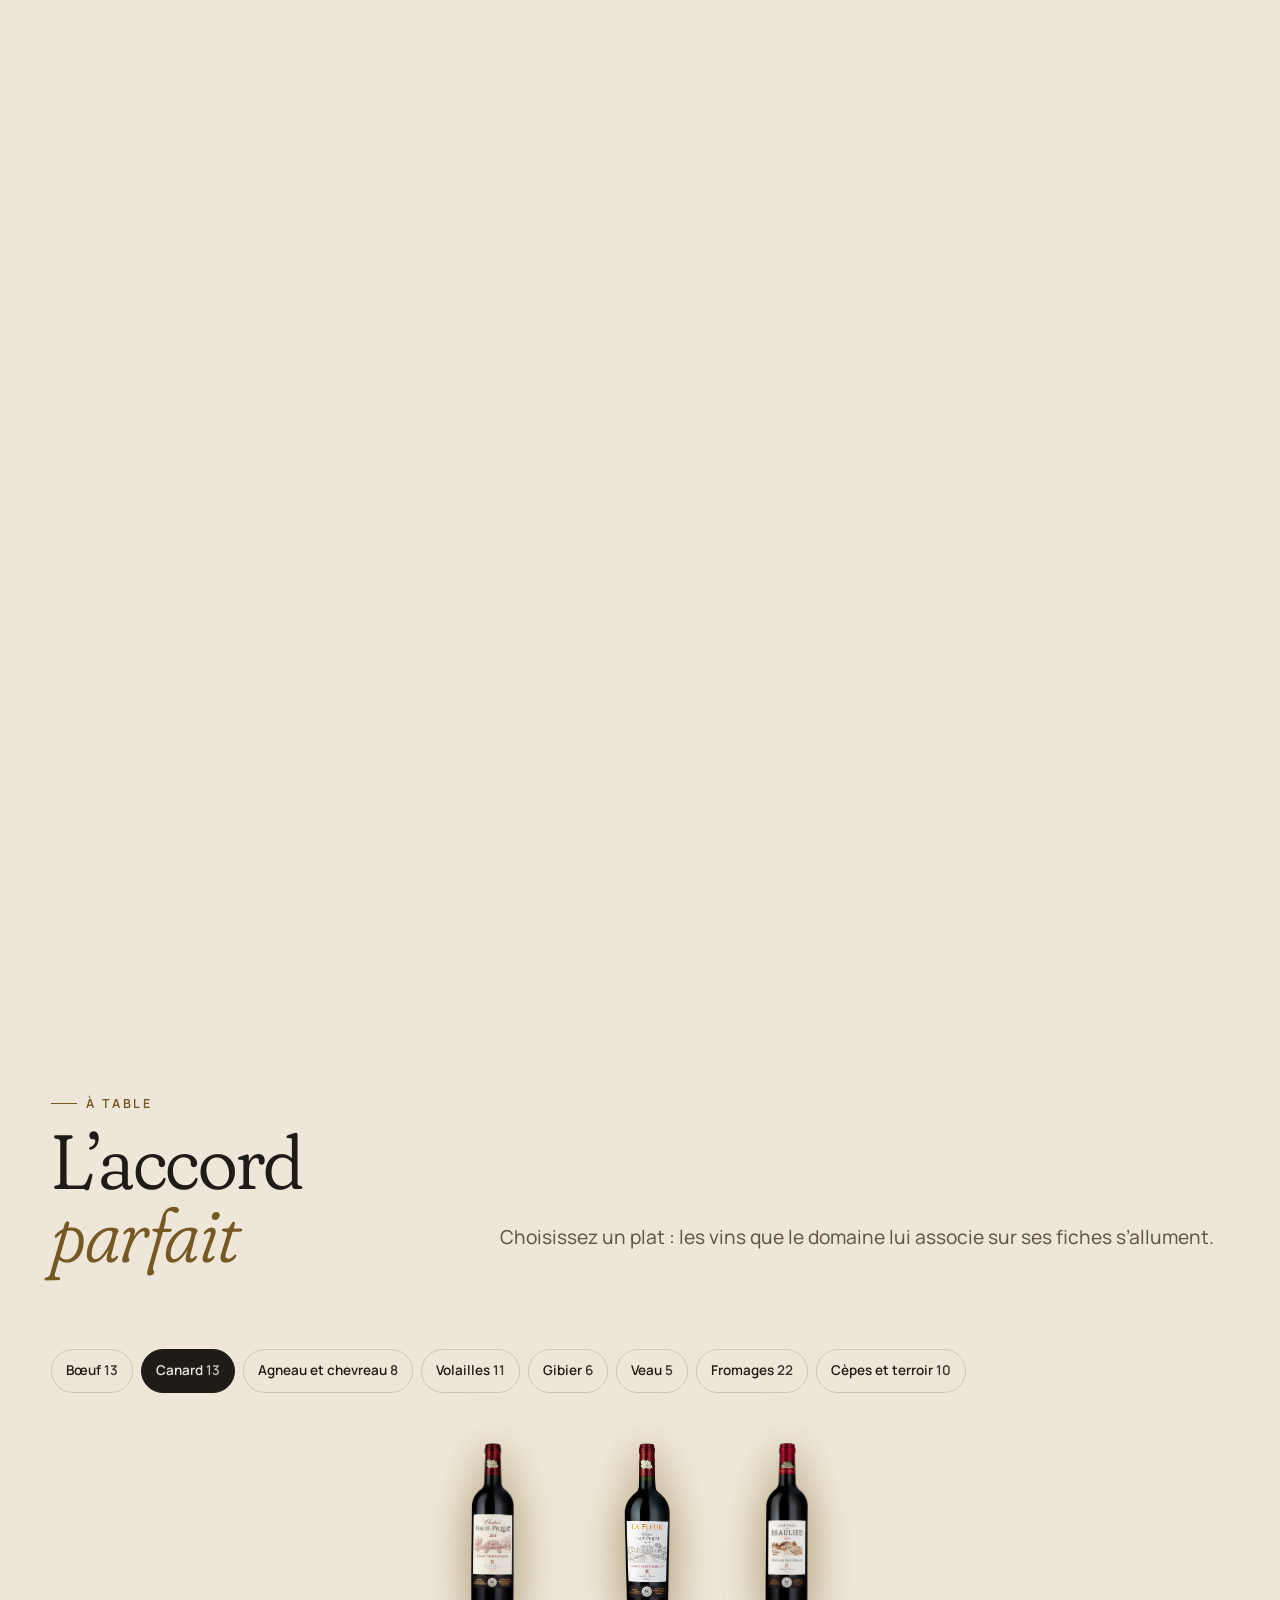
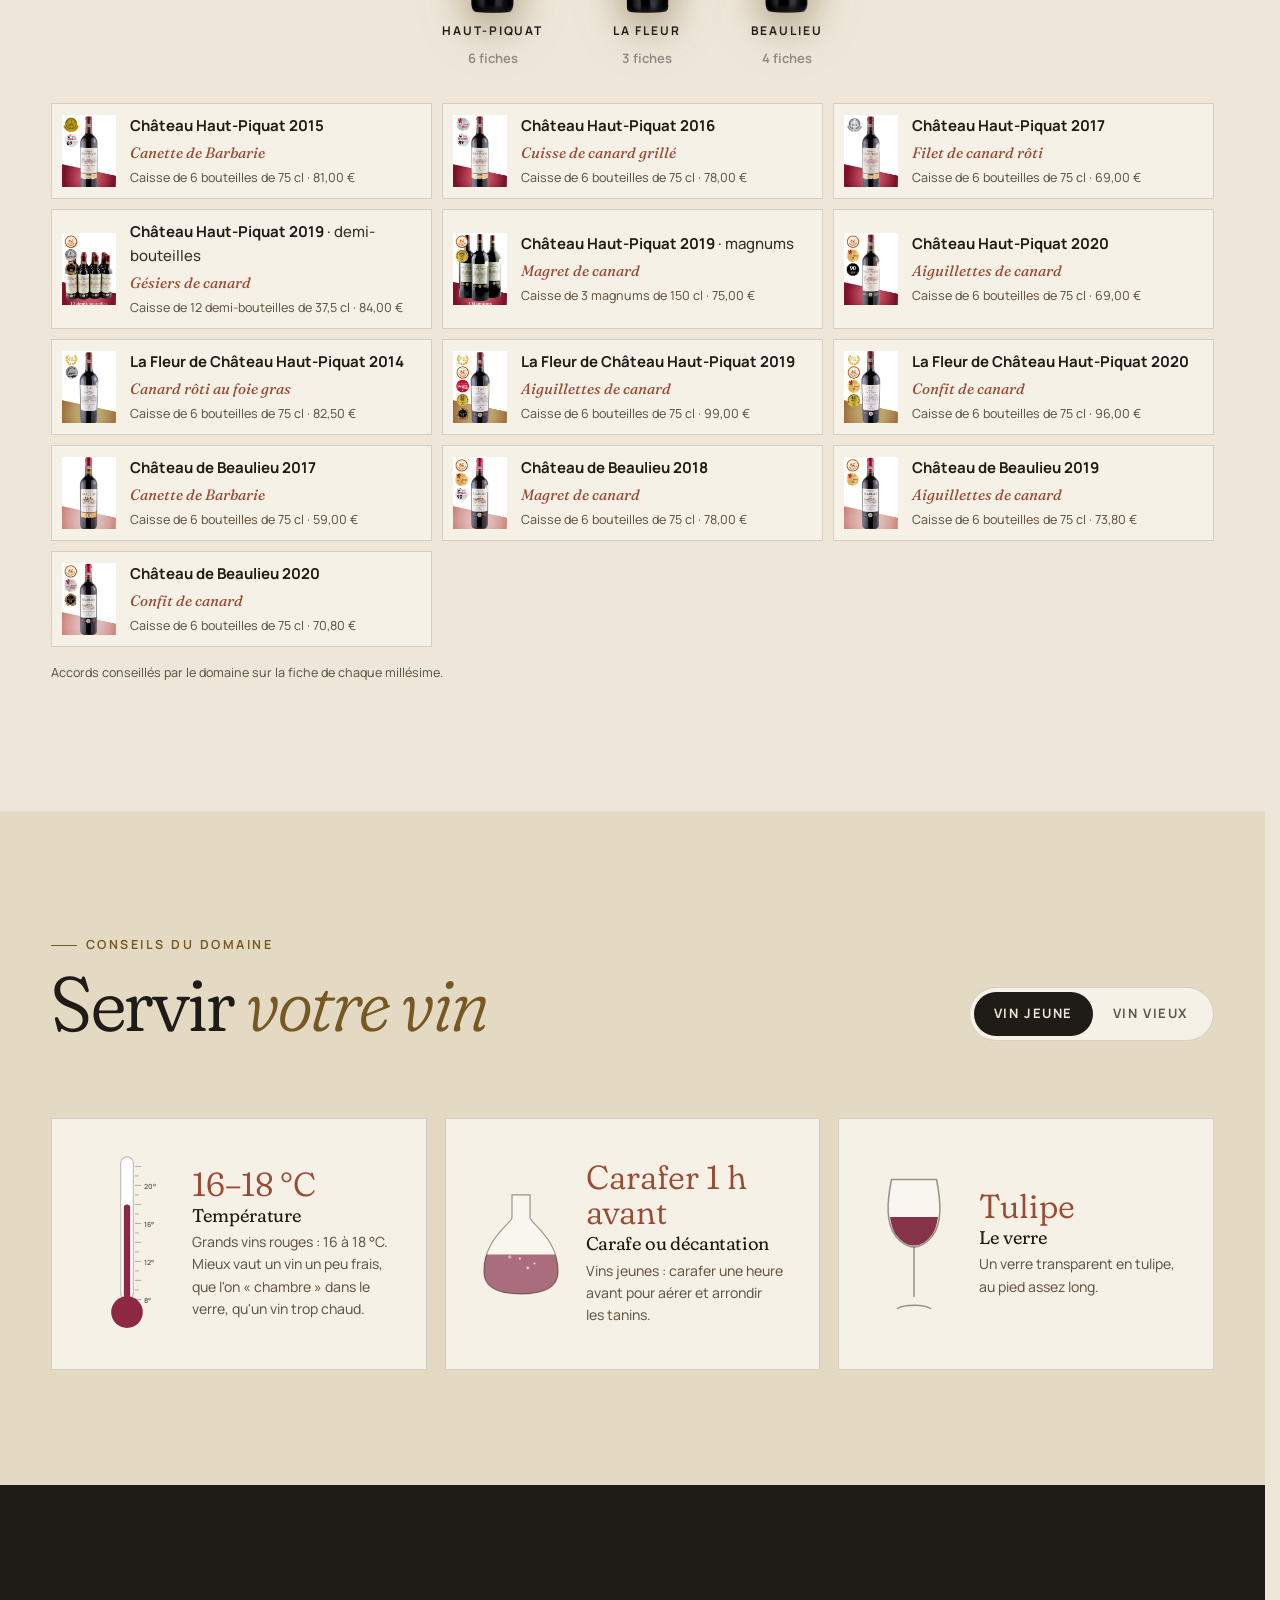
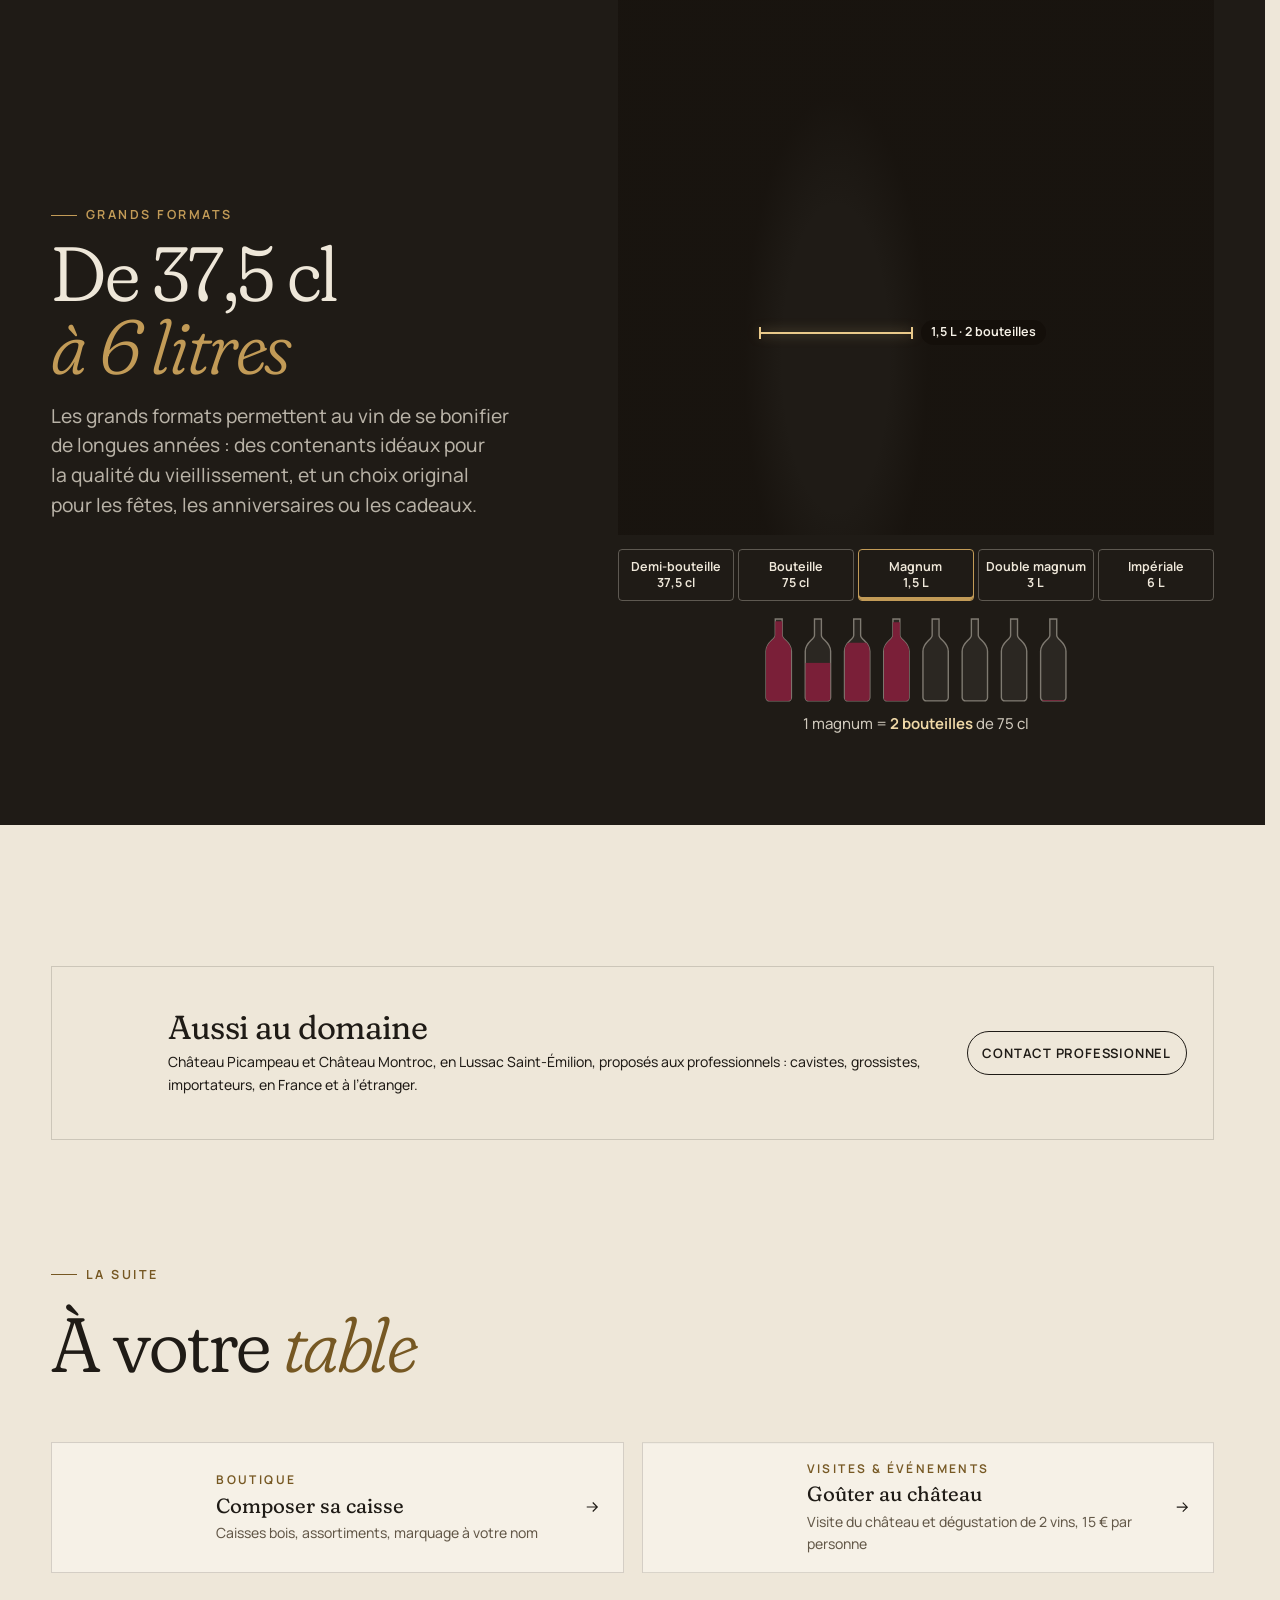
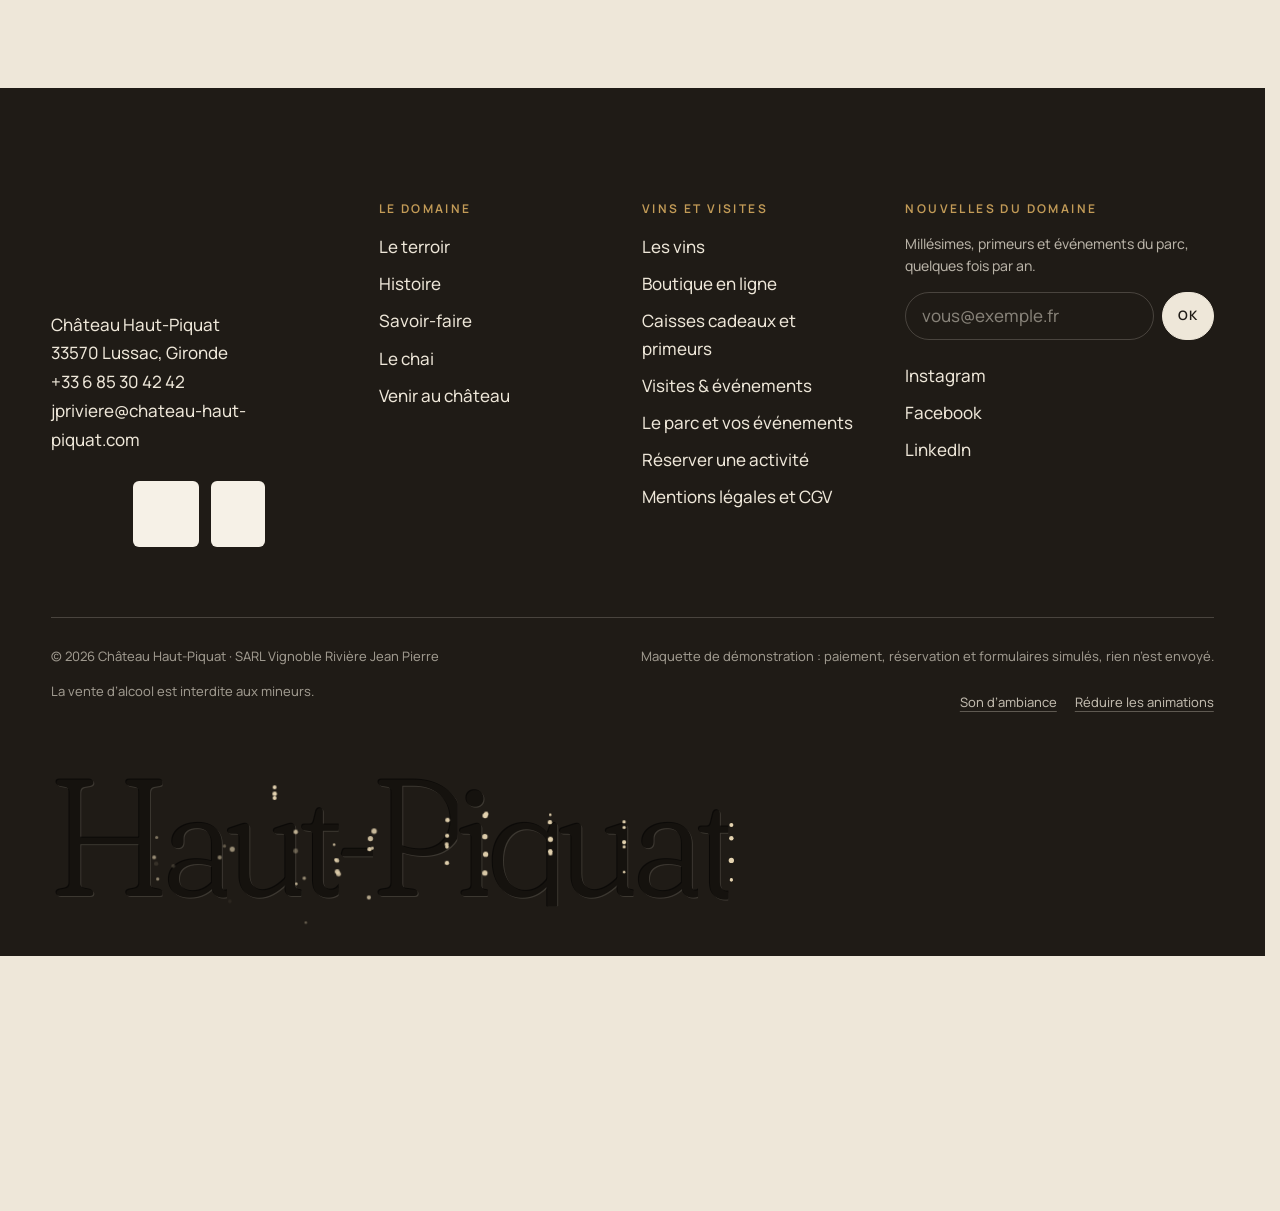
<file: vins.html>
<!doctype html>
<html lang="fr" class="no-js">
<head>
<meta charset="utf-8">
<meta name="viewport" content="width=device-width, initial-scale=1, viewport-fit=cover">
<title>Les vins · Château Haut-Piquat</title>
<meta name="description" content="Château Haut-Piquat, La Fleur de Château Haut-Piquat et Château de Beaulieu : le tour de la cave, les accords conseillés par le domaine, le service et les grands formats.">
<meta name="robots" content="noindex, nofollow">
<meta name="theme-color" content="#EEE7D9">
<meta property="og:type" content="website">
<meta property="og:site_name" content="Château Haut-Piquat">
<meta property="og:locale" content="fr_FR">
<meta property="og:title" content="Les vins · Château Haut-Piquat">
<meta property="og:description" content="Château Haut-Piquat, La Fleur de Château Haut-Piquat et Château de Beaulieu : le tour de la cave, les accords conseillés par le domaine, le service et les grands formats.">
<meta property="og:url" content="https://chateau-haut-piquat-maquette.vercel.app/vins">
<meta property="og:image" content="https://chateau-haut-piquat-maquette.vercel.app/assets/img/og/og-vins.jpg">
<meta property="og:image:width" content="1200">
<meta property="og:image:height" content="630">
<meta property="og:image:alt" content="Les trois bouteilles du domaine sur leurs socles de calcaire">
<meta name="twitter:card" content="summary_large_image">
<meta name="twitter:title" content="Les vins · Château Haut-Piquat">
<meta name="twitter:description" content="Château Haut-Piquat, La Fleur de Château Haut-Piquat et Château de Beaulieu : le tour de la cave, les accords conseillés par le domaine, le service et les grands formats.">
<meta name="twitter:image" content="https://chateau-haut-piquat-maquette.vercel.app/assets/img/og/og-vins.jpg">
<link rel="icon" href="assets/img/favicon.svg" type="image/svg+xml">
<style>html{background:#EEE7D9}</style>
<link rel="preload" href="assets/fonts/fraunces-latin-full-normal.woff2" as="font" type="font/woff2" crossorigin>
<link rel="preload" href="assets/fonts/fraunces-latin-full-italic.woff2" as="font" type="font/woff2" crossorigin>
<link rel="preload" href="assets/fonts/manrope-latin-wght-normal.woff2" as="font" type="font/woff2" crossorigin>
<link rel="preload" as="image" href="assets/img/grok/socle-detoure-800.webp" imagesrcset="assets/img/grok/socle-detoure-400.webp 400w, assets/img/grok/socle-detoure-800.webp 800w" imagesizes="100vw" fetchpriority="high">
<link rel="stylesheet" href="assets/css/style.css?v=19">
<link rel="modulepreload" href="assets/js/main.js?v=19">
<script>(function(d){var h=d.documentElement;h.className=h.className.replace('no-js','js');try{var s=localStorage;var l=s.getItem('ahp-lang');if(l==='en'){h.lang='en';}if(matchMedia('(prefers-reduced-motion: reduce)').matches||s.getItem('ahp-calm')==='1'){h.classList.add('calm');}if(s.getItem('ahp-age')==='ok'){h.classList.add('age-ok');}if(sessionStorage.getItem('ahp-trans')==='1'||sessionStorage.getItem('ahp-seen')==='1'){h.classList.add('trans-in');}}catch(e){}setTimeout(function(){if(!window.__ahpReady){h.classList.add('calm');h.classList.remove('trans-in');}},4500);})(document);</script>
</head>
<body data-page="vins">
<svg width="0" height="0" style="position:absolute" aria-hidden="true" focusable="false"><defs>
<symbol id="ast" viewBox="-55 -55 110 110"><path d="M0.0 -50.0L2.8 -49.1L5.4 -46.7L7.4 -43.0L9.0 -38.8L10.2 -34.6L11.0 -30.9L11.8 -28.0L12.8 -26.0L13.9 -24.6L15.1 -23.6L16.5 -22.7L17.7 -21.7L19.1 -20.8L20.7 -20.2L23.0 -19.9L26.0 -20.0L29.7 -20.3L34.1 -20.6L38.6 -20.4L42.7 -19.5L45.9 -17.9L47.6 -15.5L47.6 -12.5L46.0 -9.3L43.2 -6.2L39.7 -3.4L36.0 -1.0L32.8 0.9L30.3 2.6L28.6 4.1L27.7 5.6L27.1 7.1L26.6 8.7L26.1 10.2L25.7 11.7L25.6 13.5L26.0 15.7L27.1 18.5L28.5 22.0L30.1 26.1L31.3 30.4L31.8 34.6L31.1 38.1L29.4 40.5L26.6 41.4L23.1 40.9L19.3 39.2L15.5 36.7L12.1 33.9L9.2 31.5L6.9 29.6L4.9 28.5L3.2 28.0L1.6 28.0L0.0 28.0L-1.6 28.0L-3.2 28.0L-4.9 28.5L-6.9 29.6L-9.2 31.5L-12.1 33.9L-15.5 36.7L-19.3 39.2L-23.1 40.9L-26.6 41.4L-29.4 40.5L-31.1 38.1L-31.8 34.6L-31.3 30.4L-30.1 26.1L-28.5 22.0L-27.1 18.5L-26.0 15.7L-25.6 13.5L-25.7 11.7L-26.1 10.2L-26.6 8.7L-27.1 7.1L-27.7 5.6L-28.6 4.1L-30.3 2.6L-32.8 0.9L-36.0 -1.0L-39.7 -3.4L-43.2 -6.2L-46.0 -9.3L-47.6 -12.5L-47.6 -15.5L-45.9 -17.9L-42.7 -19.5L-38.6 -20.4L-34.1 -20.6L-29.7 -20.3L-26.0 -20.0L-23.0 -19.9L-20.7 -20.2L-19.1 -20.8L-17.7 -21.7L-16.5 -22.7L-15.1 -23.6L-13.9 -24.6L-12.8 -26.0L-11.8 -28.0L-11.0 -30.9L-10.2 -34.6L-9.0 -38.8L-7.4 -43.0L-5.4 -46.7L-2.8 -49.1Z"/><path d="M4.4 -6.1L7.1 2.3L0.0 7.5L-7.1 2.3L-4.4 -6.1Z"/></symbol>
<symbol id="i-sound" viewBox="0 0 24 24"><path d="M4 9v6h4l5 4V5L8 9H4z"/><path class="wave" d="M16.5 8.5a5 5 0 0 1 0 7M19 6a8.5 8.5 0 0 1 0 12"/></symbol>
<symbol id="i-calm" viewBox="0 0 24 24"><circle cx="12" cy="12" r="8.5"/><path d="M10 8.5v7M14 8.5v7"/></symbol>
<symbol id="i-cart" viewBox="0 0 24 24"><path d="M5 7h14l-1.2 12.2a1 1 0 0 1-1 .8H7.2a1 1 0 0 1-1-.8L5 7z"/><path d="M9 10V6a3 3 0 0 1 6 0v4"/></symbol>
<symbol id="i-menu" viewBox="0 0 24 24"><path d="M3 8h18M3 16h18"/></symbol>
<symbol id="i-close" viewBox="0 0 24 24"><path d="M5 5l14 14M19 5L5 19"/></symbol>
<symbol id="i-car" viewBox="0 0 40 40"><path d="M7 25h26v5H7zM10 25l3-8h14l3 8" fill="none" stroke="currentColor" stroke-width="1.5"/><circle cx="13" cy="30" r="2.5" fill="none" stroke="currentColor" stroke-width="1.5"/><circle cx="27" cy="30" r="2.5" fill="none" stroke="currentColor" stroke-width="1.5"/></symbol>
<symbol id="i-van" viewBox="0 0 40 40"><path d="M5 12h20l6 6h4v10H5z" fill="none" stroke="currentColor" stroke-width="1.5"/><circle cx="12" cy="28" r="2.5" fill="none" stroke="currentColor" stroke-width="1.5"/><circle cx="29" cy="28" r="2.5" fill="none" stroke="currentColor" stroke-width="1.5"/><path d="M9 16h6v5H9z" fill="none" stroke="currentColor" stroke-width="1.5"/></symbol>
<symbol id="i-heli" viewBox="0 0 40 40"><circle cx="20" cy="20" r="15" fill="none" stroke="currentColor" stroke-width="1.5"/><path d="M14 12v16M26 12v16M14 20h12" fill="none" stroke="currentColor" stroke-width="2"/></symbol>
<symbol id="i-medal" viewBox="0 0 24 24"><circle cx="12" cy="12" r="9.5"/><circle cx="12" cy="12" r="6"/></symbol>
</defs></svg>
<a class="skip" href="#contenu"><span lang="fr">Aller au contenu</span><span lang="en">Skip to content</span></a>
<div class="loader" data-loader aria-hidden="true">
  <svg viewBox="-60 -60 120 120"><path class="ast" d="M0.0 -50.0L2.8 -49.1L5.4 -46.7L7.4 -43.0L9.0 -38.8L10.2 -34.6L11.0 -30.9L11.8 -28.0L12.8 -26.0L13.9 -24.6L15.1 -23.6L16.5 -22.7L17.7 -21.7L19.1 -20.8L20.7 -20.2L23.0 -19.9L26.0 -20.0L29.7 -20.3L34.1 -20.6L38.6 -20.4L42.7 -19.5L45.9 -17.9L47.6 -15.5L47.6 -12.5L46.0 -9.3L43.2 -6.2L39.7 -3.4L36.0 -1.0L32.8 0.9L30.3 2.6L28.6 4.1L27.7 5.6L27.1 7.1L26.6 8.7L26.1 10.2L25.7 11.7L25.6 13.5L26.0 15.7L27.1 18.5L28.5 22.0L30.1 26.1L31.3 30.4L31.8 34.6L31.1 38.1L29.4 40.5L26.6 41.4L23.1 40.9L19.3 39.2L15.5 36.7L12.1 33.9L9.2 31.5L6.9 29.6L4.9 28.5L3.2 28.0L1.6 28.0L0.0 28.0L-1.6 28.0L-3.2 28.0L-4.9 28.5L-6.9 29.6L-9.2 31.5L-12.1 33.9L-15.5 36.7L-19.3 39.2L-23.1 40.9L-26.6 41.4L-29.4 40.5L-31.1 38.1L-31.8 34.6L-31.3 30.4L-30.1 26.1L-28.5 22.0L-27.1 18.5L-26.0 15.7L-25.6 13.5L-25.7 11.7L-26.1 10.2L-26.6 8.7L-27.1 7.1L-27.7 5.6L-28.6 4.1L-30.3 2.6L-32.8 0.9L-36.0 -1.0L-39.7 -3.4L-43.2 -6.2L-46.0 -9.3L-47.6 -12.5L-47.6 -15.5L-45.9 -17.9L-42.7 -19.5L-38.6 -20.4L-34.1 -20.6L-29.7 -20.3L-26.0 -20.0L-23.0 -19.9L-20.7 -20.2L-19.1 -20.8L-17.7 -21.7L-16.5 -22.7L-15.1 -23.6L-13.9 -24.6L-12.8 -26.0L-11.8 -28.0L-11.0 -30.9L-10.2 -34.6L-9.0 -38.8L-7.4 -43.0L-5.4 -46.7L-2.8 -49.1Z" data-ast-path/><path class="ast" d="M4.4 -6.1L7.1 2.3L0.0 7.5L-7.1 2.3L-4.4 -6.1Z" data-ast-hole/></svg>
  <span class="loader__count" data-loader-count>Lussac · 1972</span>
</div>
<div class="ptrans" aria-hidden="true"><span></span><span></span><span></span></div>
<header class="hdr is-over-dark" data-hdr>
  <a class="hdr__brand" href="index.html" aria-label="Château Haut-Piquat, accueil" data-aria-en="Château Haut-Piquat, home">
    <img src="assets/img/logos/logo-chateau-encre-240.webp" width="240" height="175" alt="">
    <span class="hdr__name">Haut-Piquat<small>Lussac Saint-Émilion</small></span>
  </a>
  <nav class="hdr__nav" aria-label="Navigation principale" data-aria-en="Main navigation"><a href="domaine.html"><span lang="fr">Le domaine</span><span lang="en">The estate</span></a><a href="vins.html" aria-current="page"><span lang="fr">Les vins</span><span lang="en">The wines</span></a><a href="boutique.html"><span lang="fr">Boutique</span><span lang="en">Shop</span></a><a href="oenotourisme.html"><span lang="fr">Visites & événements</span><span lang="en">Visits & events</span></a><a href="oenotourisme.html#acces"><span lang="fr">Venir</span><span lang="en">Visit us</span></a></nav>
  <div class="hdr__tools">
    <button class="tool tool--lang" type="button" data-lang-toggle aria-label="English version" data-aria-en="Version française"><span class="l-fr" aria-hidden="true">FR</span><span class="l-sep" aria-hidden="true">/</span><span class="l-en" aria-hidden="true">EN</span></button>
    <a class="hdr__cta magnetic" href="oenotourisme.html#reserver"><span lang="fr">Réserver</span><span lang="en">Book</span></a>
    <button class="tool tool--cart" type="button" data-cart-open aria-label="Ouvrir le panier" data-aria-en="Open cart" data-tip="Panier" data-tip-en="Cart"><svg><use href="#i-cart"/></svg><span class="cart-count" data-cart-count></span></button>
    <button class="tool tool--menu" type="button" data-menu aria-expanded="false" aria-controls="mmenu" aria-label="Menu"><svg><use href="#i-menu"/></svg></button>
  </div>
</header>
<div class="mmenu" id="mmenu" data-mmenu aria-hidden="true">
  <nav aria-label="Navigation mobile" data-aria-en="Mobile navigation"><a href="domaine.html"><span class="n">01</span><span lang="fr">Le domaine</span><span lang="en">The estate</span></a><a href="vins.html"><span class="n">02</span><span lang="fr">Les vins</span><span lang="en">The wines</span></a><a href="boutique.html"><span class="n">03</span><span lang="fr">Boutique</span><span lang="en">Shop</span></a><a href="oenotourisme.html"><span class="n">04</span><span lang="fr">Visites & événements</span><span lang="en">Visits & events</span></a><a href="oenotourisme.html#acces"><span class="n">05</span><span lang="fr">Venir</span><span lang="en">Visit us</span></a></nav>
  <div>
    <div class="mmenu__ctas"><a class="btn btn--light" href="oenotourisme.html#reserver"><span lang="fr">Réserver une visite</span><span lang="en">Book a visit</span></a><a class="btn btn--ghost" href="boutique.html"><span lang="fr">Boutique en ligne</span><span lang="en">Online shop</span></a></div>
    <div class="mmenu__tools">
      <button class="tool" type="button" data-sound aria-pressed="false"><span lang="fr">Son d’ambiance</span><span lang="en">Ambient sound</span></button>
      <button class="tool" type="button" data-calm-toggle><span lang="fr">Réduire les animations</span><span lang="en">Reduce motion</span></button>
    </div>
    <p class="mmenu__foot">Château Haut-Piquat · 33570 Lussac · <a href="tel:+33685304242">+33 6 85 30 42 42</a></p>
  </div>
</div>
<main id="contenu">

<section class="vhero is-dark" data-vhero aria-labelledby="vins-h1">
  <div class="vhero__glow" aria-hidden="true"></div>
  <div class="vhero__inner wrap">
    <div class="vhero__text">
      <p class="kicker"><span lang="fr">Les vins du domaine</span><span lang="en">The estate’s wines</span></p>
      <h1 class="display vhero__title" id="vins-h1" data-hero-title><span lang="fr">Trois vins, <em>un socle</em></span><span lang="en">Three wines, <em>one bedrock</em></span></h1>
      <p class="lead"><span lang="fr">Château Haut-Piquat et La Fleur de Château Haut-Piquat en Lussac Saint-Émilion, Château de Beaulieu en Montagne Saint-Émilion&nbsp;: trois expressions du même savoir-faire familial.</span><span lang="en">Château Haut-Piquat and La Fleur de Château Haut-Piquat in Lussac Saint-Émilion, Château de Beaulieu in Montagne Saint-Émilion: three expressions of the same family craft.</span></p>
      <div class="hero__ctas"><a class="btn btn--light magnetic" href="#cave"><span lang="fr">Faire le tour de la cave</span><span lang="en">Tour the cellar</span></a><a class="btn btn--ghost magnetic" href="boutique.html"><span lang="fr">La boutique</span><span lang="en">The shop</span></a></div>
    </div>
    <div class="vhero__trio" aria-hidden="true">
      <div class="vhero__plinth is-lf"><img class="socle" src="assets/img/grok/socle-detoure-800.webp" srcset="assets/img/grok/socle-detoure-400.webp 400w, assets/img/grok/socle-detoure-800.webp 800w" sizes="18vw" width="573" height="447" alt="" loading="lazy" decoding="async"><img class="vhero__bottle" src="assets/img/vins/bouteille-la-fleur-736.webp" srcset="assets/img/vins/bouteille-la-fleur-360.webp 360w, assets/img/vins/bouteille-la-fleur-720.webp 720w, assets/img/vins/bouteille-la-fleur-736.webp 736w" sizes="8vw" width="736" height="2689" alt="" loading="lazy" decoding="async" data-vh-bottle></div>
      <div class="vhero__plinth is-hp"><img class="socle" src="assets/img/grok/socle-detoure-800.webp" srcset="assets/img/grok/socle-detoure-400.webp 400w, assets/img/grok/socle-detoure-800.webp 800w" sizes="22vw" width="573" height="447" alt="" loading="lazy" decoding="async"><img class="vhero__bottle" src="assets/img/vins/bouteille-haut-piquat-675.webp" srcset="assets/img/vins/bouteille-haut-piquat-360.webp 360w, assets/img/vins/bouteille-haut-piquat-675.webp 675w" sizes="10vw" width="675" height="2675" alt="" loading="lazy" decoding="async" data-vh-bottle></div>
      <div class="vhero__plinth is-bl"><img class="socle" src="assets/img/grok/socle-detoure-800.webp" srcset="assets/img/grok/socle-detoure-400.webp 400w, assets/img/grok/socle-detoure-800.webp 800w" sizes="18vw" width="573" height="447" alt="" loading="lazy" decoding="async"><img class="vhero__bottle" src="assets/img/vins/bouteille-beaulieu-676.webp" srcset="assets/img/vins/bouteille-beaulieu-360.webp 360w, assets/img/vins/bouteille-beaulieu-676.webp 676w" sizes="8vw" width="676" height="2672" alt="" loading="lazy" decoding="async" data-vh-bottle></div>
      <span class="gen-tag"><span lang="fr">Illustration générée</span><span lang="en">AI-generated illustration</span></span>
    </div>
  </div>
</section>

<section class="cave" id="cave" data-cave aria-labelledby="cave-title">
  <h2 class="sr-only" id="cave-title"><span lang="fr">Le tour de la cave</span><span lang="en">A tour of the cellar</span></h2>
  <div class="cave__frame" data-cave-frame>
    <article class="cave__chapter cuvee--hp" data-cave-chapter="hp" aria-labelledby="cv-hp">
  <div class="cave__stage" data-cave-stage>
    <span class="cave__num" aria-hidden="true">01</span>
    <img class="socle" src="assets/img/grok/socle-detoure-800.webp" srcset="assets/img/grok/socle-detoure-400.webp 400w, assets/img/grok/socle-detoure-800.webp 800w" sizes="(min-width:900px) 34vw, 80vw" width="573" height="447" alt="" loading="lazy" decoding="async">
    <img class="cave__bottle" src="assets/img/vins/bouteille-haut-piquat-675.webp" srcset="assets/img/vins/bouteille-haut-piquat-360.webp 360w, assets/img/vins/bouteille-haut-piquat-675.webp 675w" sizes="(min-width:900px) 14vw, 34vw" width="675" height="2675" alt="Bouteille de Château Haut-Piquat, Lussac Saint-Émilion" loading="lazy" decoding="async" data-cave-bottle>
    <span class="cave__label"><span lang="fr">Étiquette du millésime 2018</span><span lang="en">2018 vintage label</span></span>
    <span class="gen-tag"><span lang="fr">Illustration générée</span><span lang="en">AI-generated illustration</span></span>
  </div>
  <div class="cave__panel" data-cave-panel>
    <p class="kicker"><span lang="fr">Le vin du château · Lussac Saint-Émilion</span><span lang="en">The château wine · Lussac Saint-Émilion</span></p>
    <h3 class="h2 cave__name" id="cv-hp">Château <span class="nw">Haut-Piquat</span></h3>
    <p class="cave__offer small" data-cave-offer="hp"></p>
    <dl class="specs"><dt><span lang="fr">Surface</span><span lang="en">Area</span></dt><dd>20 ha</dd><dt><span lang="fr">Sol</span><span lang="en">Soil</span></dt><dd><span lang="fr">plateaux calcaires et côtes d’argiles rouges</span><span lang="en">limestone plateaus, red clay slopes</span></dd><dt><span lang="fr">Élevage</span><span lang="en">Ageing</span></dt><dd><span lang="fr">12 mois en fûts de chêne et cuves inox</span><span lang="en">12 months in oak barrels and steel vats</span></dd></dl>
    <div class="blend is-wine cave__blend"><span style="flex:80 1 0;--c:#8E2742"  data-cv-seg><i>80&nbsp;%</i></span><span style="flex:15 1 0;--c:#64204E"  data-cv-seg><i>15&nbsp;%</i></span><span style="flex:5 1 0;--c:#4A2768"  class="is-sm" data-cv-seg><i>5&nbsp;%</i></span></div><div class="blend-legend"><span style="--c:#8E2742"><b>80&nbsp;%</b> merlot</span><span style="--c:#64204E"><b>15&nbsp;%</b> cabernet sauvignon</span><span style="--c:#4A2768"><b>5&nbsp;%</b> malbec</span></div>
    <div class="medals"><span class="medal is-or"><svg viewBox="0 0 24 24" aria-hidden="true"><circle cx="12" cy="12" r="9.5"/><circle cx="12" cy="12" r="6"/></svg><span lang="fr">Or · Lyon 2023 (2020)</span><span lang="en">Gold · Lyon 2023 (2020)</span></span><span class="medal is-note"><svg viewBox="0 0 24 24" aria-hidden="true"><circle cx="12" cy="12" r="9.5"/><circle cx="12" cy="12" r="6"/></svg>James Suckling 90 (2020)</span><span class="medal is-hve"><svg viewBox="0 0 24 24" aria-hidden="true"><circle cx="12" cy="12" r="9.5"/><circle cx="12" cy="12" r="6"/></svg>HVE</span></div>
    <figure class="cave__note" data-cave-note="hp-2020"></figure>
    <div class="cave__ctas"><a class="btn magnetic" href="boutique.html?chateau=hp" data-cave-vintages="hp"><span lang="fr">Voir les millésimes</span><span lang="en">See the vintages</span></a><a class="link small" href="vin.html?id=hp-2020" data-cave-sheet="hp-2020"></a></div>
  </div>
</article><article class="cave__chapter cuvee--lf" data-cave-chapter="lf" aria-labelledby="cv-lf">
  <div class="cave__stage" data-cave-stage>
    <span class="cave__num" aria-hidden="true">02</span>
    <img class="socle" src="assets/img/grok/socle-detoure-lf-800.webp" srcset="assets/img/grok/socle-detoure-lf-400.webp 400w, assets/img/grok/socle-detoure-lf-800.webp 800w" sizes="(min-width:900px) 34vw, 80vw" width="573" height="447" alt="" loading="lazy" decoding="async">
    <img class="cave__bottle" src="assets/img/vins/bouteille-la-fleur-736.webp" srcset="assets/img/vins/bouteille-la-fleur-360.webp 360w, assets/img/vins/bouteille-la-fleur-720.webp 720w, assets/img/vins/bouteille-la-fleur-736.webp 736w" sizes="(min-width:900px) 14vw, 34vw" width="736" height="2689" alt="Bouteille de La Fleur de Château Haut-Piquat, Lussac Saint-Émilion" loading="lazy" decoding="async" data-cave-bottle>
    <span class="cave__label"><span lang="fr">Étiquette du millésime 2018</span><span lang="en">2018 vintage label</span></span>
    <span class="gen-tag"><span lang="fr">Illustration générée</span><span lang="en">AI-generated illustration</span></span>
  </div>
  <div class="cave__panel" data-cave-panel>
    <p class="kicker"><span lang="fr">Cuvée prestige · 100 % merlot</span><span lang="en">Prestige cuvée · 100% merlot</span></p>
    <h3 class="h2 cave__name" id="cv-lf">La Fleur de Château <span class="nw">Haut-Piquat</span></h3>
    <p class="cave__offer small" data-cave-offer="lf"></p>
    <dl class="specs"><dt><span lang="fr">Surface</span><span lang="en">Area</span></dt><dd>4 ha</dd><dt><span lang="fr">Sol</span><span lang="en">Soil</span></dt><dd><span class="todo"><span lang="fr">à compléter</span><span lang="en">to complete</span></span></dd><dt><span lang="fr">Élevage</span><span lang="en">Ageing</span></dt><dd><span lang="fr">12 mois en fûts de chêne, 80 % neufs</span><span lang="en">12 months in oak, 80% new</span></dd></dl>
    <div class="blend is-wine cave__blend"><span style="flex:100 1 0;--c:#8E2742"  data-cv-seg><i>100&nbsp;%</i></span></div><div class="blend-legend"><span style="--c:#8E2742"><b>100&nbsp;%</b> merlot</span></div>
    <div class="medals"><span class="medal is-or"><svg viewBox="0 0 24 24" aria-hidden="true"><circle cx="12" cy="12" r="9.5"/><circle cx="12" cy="12" r="6"/></svg><span lang="fr">Or · Mâcon 2019 (2016)</span><span lang="en">Gold · Mâcon 2019 (2016)</span></span><span class="medal is-note"><svg viewBox="0 0 24 24" aria-hidden="true"><circle cx="12" cy="12" r="9.5"/><circle cx="12" cy="12" r="6"/></svg>Wine Enthusiast 91 (2016)</span><span class="medal is-note"><svg viewBox="0 0 24 24" aria-hidden="true"><circle cx="12" cy="12" r="9.5"/><circle cx="12" cy="12" r="6"/></svg>Guide Hachette ★ (2017, 2019)</span></div>
    <figure class="cave__note" data-cave-note="lf-2016"></figure>
    <div class="cave__ctas"><a class="btn magnetic" href="boutique.html?chateau=lf" data-cave-vintages="lf"><span lang="fr">Voir les millésimes</span><span lang="en">See the vintages</span></a><a class="link small" href="vin.html?id=lf-2016" data-cave-sheet="lf-2016"></a></div>
  </div>
</article><article class="cave__chapter cuvee--bl" data-cave-chapter="bl" aria-labelledby="cv-bl">
  <div class="cave__stage" data-cave-stage>
    <span class="cave__num" aria-hidden="true">03</span>
    <img class="socle" src="assets/img/grok/socle-detoure-bl-800.webp" srcset="assets/img/grok/socle-detoure-bl-400.webp 400w, assets/img/grok/socle-detoure-bl-800.webp 800w" sizes="(min-width:900px) 34vw, 80vw" width="573" height="447" alt="" loading="lazy" decoding="async">
    <img class="cave__bottle" src="assets/img/vins/bouteille-beaulieu-676.webp" srcset="assets/img/vins/bouteille-beaulieu-360.webp 360w, assets/img/vins/bouteille-beaulieu-676.webp 676w" sizes="(min-width:900px) 14vw, 34vw" width="676" height="2672" alt="Bouteille de Château de Beaulieu, Montagne Saint-Émilion" loading="lazy" decoding="async" data-cave-bottle>
    <span class="cave__label"><span lang="fr">Étiquette du millésime 2018</span><span lang="en">2018 vintage label</span></span>
    <span class="gen-tag"><span lang="fr">Illustration générée</span><span lang="en">AI-generated illustration</span></span>
  </div>
  <div class="cave__panel" data-cave-panel>
    <p class="kicker"><span lang="fr">Rive droite · Montagne Saint-Émilion</span><span lang="en">Right Bank · Montagne Saint-Émilion</span></p>
    <h3 class="h2 cave__name" id="cv-bl">Château de Beaulieu</h3>
    <p class="cave__offer small" data-cave-offer="bl"></p>
    <dl class="specs"><dt><span lang="fr">Surface</span><span lang="en">Area</span></dt><dd>3,5 ha</dd><dt><span lang="fr">Sol</span><span lang="en">Soil</span></dt><dd><span lang="fr">argilo-sableux</span><span lang="en">clay and sand</span></dd><dt><span lang="fr">Élevage</span><span lang="en">Ageing</span></dt><dd><span lang="fr">12 mois en fûts de chêne</span><span lang="en">12 months in oak barrels</span></dd></dl>
    <div class="blend is-wine cave__blend"><span style="flex:50 1 0;--c:#A4475E"  data-cv-seg><i>50&nbsp;%</i></span><span style="flex:35 1 0;--c:#8E2742"  data-cv-seg><i>35&nbsp;%</i></span><span style="flex:15 1 0;--c:#64204E"  data-cv-seg><i>15&nbsp;%</i></span></div><div class="blend-legend"><span style="--c:#A4475E"><b>50&nbsp;%</b> cabernet franc</span><span style="--c:#8E2742"><b>35&nbsp;%</b> merlot</span><span style="--c:#64204E"><b>15&nbsp;%</b> cabernet sauvignon</span></div>
    <div class="medals"><span class="medal is-or"><svg viewBox="0 0 24 24" aria-hidden="true"><circle cx="12" cy="12" r="9.5"/><circle cx="12" cy="12" r="6"/></svg><span lang="fr">Or · Lyon 2023 (2018)</span><span lang="en">Gold · Lyon 2023 (2018)</span></span><span class="medal is-note"><svg viewBox="0 0 24 24" aria-hidden="true"><circle cx="12" cy="12" r="9.5"/><circle cx="12" cy="12" r="6"/></svg>Andreas Larsson 92 (2022)</span><span class="medal is-hve"><svg viewBox="0 0 24 24" aria-hidden="true"><circle cx="12" cy="12" r="9.5"/><circle cx="12" cy="12" r="6"/></svg>HVE</span></div>
    <figure class="cave__note" data-cave-note="bl-2019"></figure>
    <div class="cave__ctas"><a class="btn magnetic" href="boutique.html?chateau=bl" data-cave-vintages="bl"><span lang="fr">Voir les millésimes</span><span lang="en">See the vintages</span></a><a class="link small" href="vin.html?id=bl-2019" data-cave-sheet="bl-2019"></a></div>
  </div>
</article>
    <ol class="cave__nav" aria-label="Aller à un vin" data-aria-en="Go to a wine"><li data-cave-dot><button type="button" data-cave-go="0">Haut-Piquat</button></li><li data-cave-dot><button type="button" data-cave-go="1">La Fleur</button></li><li data-cave-dot><button type="button" data-cave-go="2">Beaulieu</button></li></ol>
  </div>
</section>

<section class="section accords wrap" id="accords" aria-labelledby="acc-title">
  <div class="tours__head">
    <div><p class="kicker"><span lang="fr">À table</span><span lang="en">At the table</span></p><h2 class="h2" id="acc-title" data-split><span lang="fr">L’accord <em>parfait</em></span><span lang="en">The perfect <em>match</em></span></h2></div>
    <p class="lead muted"><span lang="fr">Choisissez un plat&nbsp;: les vins que le domaine lui associe sur ses fiches s’allument.</span><span lang="en">Pick a dish: the wines the estate pairs with it on its wine sheets light up.</span></p>
  </div>
  <div class="accords__chips" role="group" aria-label="Plats" data-aria-en="Dishes" data-acc-chips></div>
  <div class="accords__trio" aria-hidden="true" data-acc-trio>
    <span data-acc-ch="hp"><img src="assets/img/vins/bouteille-haut-piquat-675.webp" srcset="assets/img/vins/bouteille-haut-piquat-360.webp 360w, assets/img/vins/bouteille-haut-piquat-675.webp 675w" sizes="60px" width="675" height="2675" alt="" loading="lazy" decoding="async"><small>Haut-Piquat</small></span>
    <span data-acc-ch="lf"><img src="assets/img/vins/bouteille-la-fleur-736.webp" srcset="assets/img/vins/bouteille-la-fleur-360.webp 360w, assets/img/vins/bouteille-la-fleur-720.webp 720w, assets/img/vins/bouteille-la-fleur-736.webp 736w" sizes="60px" width="736" height="2689" alt="" loading="lazy" decoding="async"><small>La Fleur</small></span>
    <span data-acc-ch="bl"><img src="assets/img/vins/bouteille-beaulieu-676.webp" srcset="assets/img/vins/bouteille-beaulieu-360.webp 360w, assets/img/vins/bouteille-beaulieu-676.webp 676w" sizes="60px" width="676" height="2672" alt="" loading="lazy" decoding="async"><small>Beaulieu</small></span>
  </div>
  <div class="accords__results" data-acc-results aria-live="polite"></div>
  <p class="form-note"><span lang="fr">Accords conseillés par le domaine sur la fiche de chaque millésime.</span><span lang="en">Pairings recommended by the estate on each vintage’s sheet.</span></p>
</section>

<section class="section serve" id="servir" aria-labelledby="serve-title">
  <div class="wrap">
    <div class="tours__head">
      <div><p class="kicker"><span lang="fr">Conseils du domaine</span><span lang="en">Advice from the estate</span></p><h2 class="h2" id="serve-title" data-split><span lang="fr">Servir <em>votre vin</em></span><span lang="en">Serving <em>your wine</em></span></h2></div>
      <div class="serve__toggle" role="radiogroup" aria-label="Âge du vin" data-aria-en="Age of the wine" data-serve>
        <button type="button" role="radio" aria-checked="true" data-age="jeune"><span lang="fr">Vin jeune</span><span lang="en">Young wine</span></button>
        <button type="button" role="radio" aria-checked="false" data-age="vieux"><span lang="fr">Vin vieux</span><span lang="en">Older wine</span></button>
      </div>
    </div>
    <div class="serve__grid">
      <div class="serve__card"><svg class="thermo" viewBox="0 0 60 240" aria-hidden="true"><rect x="22" y="10" width="16" height="180" rx="8" class="thermo__tube"/><circle cx="30" cy="206" r="20" class="thermo__bulb"/><rect x="26" y="40" width="8" height="166" rx="4" class="thermo__mercury" data-mercury/><g class="thermo__ticks"><line x1="40" x2="48" y1="190" y2="190"/><text x="51" y="194">8°</text><line x1="40" x2="45" y1="178" y2="178"/><line x1="40" x2="48" y1="166" y2="166"/><line x1="40" x2="45" y1="154" y2="154"/><line x1="40" x2="48" y1="142" y2="142"/><text x="51" y="146">12°</text><line x1="40" x2="45" y1="130" y2="130"/><line x1="40" x2="48" y1="118" y2="118"/><line x1="40" x2="45" y1="106" y2="106"/><line x1="40" x2="48" y1="94" y2="94"/><text x="51" y="98">16°</text><line x1="40" x2="45" y1="82" y2="82"/><line x1="40" x2="48" y1="70" y2="70"/><line x1="40" x2="45" y1="58" y2="58"/><line x1="40" x2="48" y1="46" y2="46"/><text x="51" y="50">20°</text><line x1="40" x2="45" y1="34" y2="34"/><line x1="40" x2="48" y1="22" y2="22"/></g></svg><div><p class="serve__big" data-serve-temp>16–18&nbsp;°C</p><h3 class="h3"><span lang="fr">Température</span><span lang="en">Temperature</span></h3><p class="muted" data-serve-ttext></p></div></div>
      <div class="serve__card"><svg class="carafe" viewBox="0 0 160 200" aria-hidden="true"><defs><clipPath id="carafe-in"><path d="M64 14h32v40c0 10 50 38 50 96 0 30-30 40-66 40S14 180 14 150c0-58 50-86 50-96z"/></clipPath></defs><rect class="carafe__wine" clip-path="url(#carafe-in)" x="0" y="120" width="160" height="80" data-carafe-wine/><path class="carafe__glass" d="M64 14h32v40c0 10 50 38 50 96 0 30-30 40-66 40S14 180 14 150c0-58 50-86 50-96z"/><g class="carafe__air" data-carafe-air><circle cx="60" cy="140" r="3"/><circle cx="92" cy="150" r="2.4"/><circle cx="78" cy="128" r="2"/><circle cx="104" cy="136" r="1.8"/></g><path class="carafe__lees" d="M46 180c10 4 58 4 68 0" data-carafe-lees/></svg><div><p class="serve__big" data-serve-carafe></p><h3 class="h3"><span lang="fr">Carafe ou décantation</span><span lang="en">Decanting</span></h3><p class="muted" data-serve-ctext></p></div></div>
      <div class="serve__card"><svg class="glass" viewBox="0 0 120 200" aria-hidden="true"><path class="glass__bowl" d="M30 14c-6 30-8 58 6 76 8 10 18 14 24 14s16-4 24-14c14-18 12-46 6-76z"/><path class="glass__wine" d="M28 64c2 14 6 22 10 26 8 10 16 12 22 12s14-2 22-12c4-4 8-12 10-26z"/><path class="glass__stem" d="M60 104v66M38 186c8-6 36-6 44 0"/></svg><div><p class="serve__big"><span lang="fr">Tulipe</span><span lang="en">Tulip</span></p><h3 class="h3"><span lang="fr">Le verre</span><span lang="en">The glass</span></h3><p class="muted"><span lang="fr">Un verre transparent en tulipe, au pied assez long.</span><span lang="en">A clear tulip glass with a long stem.</span></p></div></div>
    </div>
  </div>
</section>

<section class="section formats is-dark vformats" id="formats" aria-labelledby="fmt-title">
  <div class="wrap formats__grid">
    <div>
      <p class="kicker"><span lang="fr">Grands formats</span><span lang="en">Large formats</span></p>
      <h2 class="h2" id="fmt-title" data-split><span lang="fr">De 37,5 cl <em>à 6 litres</em></span><span lang="en">From 37.5 cl <em>to 6 litres</em></span></h2>
      <p class="lead muted" style="margin-top:18px"><span lang="fr">Les grands formats permettent au vin de se bonifier de longues années&nbsp;: des contenants idéaux pour la qualité du vieillissement, et un choix original pour les fêtes, les anniversaires ou les cadeaux.</span><span lang="en">Large formats let wine improve for many years: ideal containers for quality ageing, and an original choice for celebrations, birthdays or gifts.</span></p>
    </div>
    <div class="formats__img">
      <img src="assets/img/vins/gamme-formats-1200.webp" srcset="assets/img/vins/gamme-formats-360.webp 360w, assets/img/vins/gamme-formats-720.webp 720w, assets/img/vins/gamme-formats-1200.webp 1200w" sizes="(min-width:1000px) 50vw, 100vw" width="1920" height="1832" alt="Gamme des formats du Château Haut-Piquat, de la demi-bouteille à l&#x27;impériale" data-alt-en="Château Haut-Piquat formats, from half bottle to Impériale" loading="lazy" decoding="async">
      <div class="formats__ruler vformats__links"><a href="boutique.html?format=d37"><span lang="fr">Demi-bouteille<br>37,5 cl</span><span lang="en">Half bottle<br>37.5 cl</span></a><a href="boutique.html?format=b75"><span lang="fr">Bouteille<br>75 cl</span><span lang="en">Bottle<br>75 cl</span></a><a href="boutique.html?format=m150"><span lang="fr">Magnum<br>1,5 L</span><span lang="en">Magnum<br>1.5 L</span></a><a href="boutique.html?format=dm300"><span lang="fr">Double magnum<br>3 L</span><span lang="en">Double magnum<br>3 L</span></a><a href="boutique.html?format=i600"><span lang="fr">Impériale<br>6 L</span><span lang="en">Impériale<br>6 L</span></a></div>
    </div>
  </div>
</section>

<section class="section wrap" aria-labelledby="pro-title">
  <div class="cuvees__others" data-reveal>
    <div class="bottles"><img src="assets/img/vins/bouteille-picampeau-661.webp" srcset="assets/img/vins/bouteille-picampeau-360.webp 360w, assets/img/vins/bouteille-picampeau-661.webp 661w" sizes="40px" width="661" height="2586" alt="Bouteille de Château Picampeau" data-alt-en="Château Picampeau bottle" loading="lazy" decoding="async"><img src="assets/img/vins/bouteille-montroc-686.webp" srcset="assets/img/vins/bouteille-montroc-360.webp 360w, assets/img/vins/bouteille-montroc-686.webp 686w" sizes="40px" width="686" height="2667" alt="Bouteille de Château Montroc" data-alt-en="Château Montroc bottle" loading="lazy" decoding="async"></div>
    <div><h2 class="h3" id="pro-title" style="margin:0 0 6px"><span lang="fr">Aussi au domaine</span><span lang="en">Also from the estate</span></h2><p class="small" style="margin:0"><span lang="fr">Château Picampeau et Château Montroc, en Lussac Saint-Émilion, proposés aux professionnels&nbsp;: cavistes, grossistes, importateurs, en France et à l’étranger.</span><span lang="en">Château Picampeau and Château Montroc, in Lussac Saint-Émilion, offered to the trade: wine merchants, wholesalers and importers, in France and abroad.</span></p></div>
    <a class="btn btn--ghost btn--sm" href="mailto:jpriviere@chateau-haut-piquat.com?subject=Contact%20professionnel"><span lang="fr">Contact professionnel</span><span lang="en">Trade enquiries</span></a>
  </div>
</section>

<section class="section wrap onext" style="padding-top:0" aria-labelledby="vnext-title">
  <p class="kicker"><span lang="fr">La suite</span><span lang="en">What next</span></p>
  <h2 class="h2" id="vnext-title" data-split><span lang="fr">À votre <em>table</em></span><span lang="en">To your <em>table</em></span></h2>
  <div class="tvis__more">
    <a class="tmore" href="boutique.html#cadeaux" data-reveal><img class="tmore__img" src="assets/img/photos/caisses-bois-vignoble-1024.webp" srcset="assets/img/photos/caisses-bois-vignoble-640.webp 640w, assets/img/photos/caisses-bois-vignoble-1024.webp 1024w, assets/img/photos/caisses-bois-vignoble-1440.webp 1440w, assets/img/photos/caisses-bois-vignoble-1920.webp 1920w, assets/img/photos/caisses-bois-vignoble-2074.webp 2074w" sizes="(min-width:900px) 12vw, 30vw" width="2074" height="1383" alt="" loading="lazy" decoding="async"><span><small><span lang="fr">Boutique</span><span lang="en">Shop</span></small><b><span lang="fr">Composer sa caisse</span><span lang="en">Build your own case</span></b><i><span lang="fr">Caisses bois, assortiments, marquage à votre nom</span><span lang="en">Wooden cases, mixed selections, personalised branding</span></i></span><svg class="tmore__arrow" aria-hidden="true" viewBox="0 0 24 24"><path d="M5 12h14M13 6l6 6-6 6"/></svg></a>
    <a class="tmore" href="oenotourisme.html#reserver" data-reveal><img class="tmore__img" src="assets/img/photos/salle-degustation-table-1024.webp" srcset="assets/img/photos/salle-degustation-table-640.webp 640w, assets/img/photos/salle-degustation-table-1024.webp 1024w, assets/img/photos/salle-degustation-table-1440.webp 1440w, assets/img/photos/salle-degustation-table-1920.webp 1920w, assets/img/photos/salle-degustation-table-2560.webp 2560w" sizes="(min-width:900px) 12vw, 30vw" width="3024" height="4032" alt="" loading="lazy" decoding="async"><span><small><span lang="fr">Visites & événements</span><span lang="en">Visits & events</span></small><b><span lang="fr">Goûter au château</span><span lang="en">Taste at the château</span></b><i><span lang="fr">Visite du château et dégustation de 2 vins, 15&nbsp;€ par personne</span><span lang="en">Château tour and tasting of 2 wines, €15 per person</span></i></span><svg class="tmore__arrow" aria-hidden="true" viewBox="0 0 24 24"><path d="M5 12h14M13 6l6 6-6 6"/></svg></a>
  </div>
</section>

</main>
<footer class="ftr is-dark">
  <div class="wrap">
    <div class="ftr__top">
      <div class="ftr__brand">
        <img src="assets/img/logos/logo-chateau-encre-480.webp" width="480" height="350" alt="Château Haut-Piquat, Lussac Saint-Émilion" loading="lazy">
        <address>Château Haut-Piquat<br>33570 Lussac, Gironde<br><a href="tel:+33685304242">+33 6 85 30 42 42</a><br><a href="mailto:jpriviere@chateau-haut-piquat.com">jpriviere@chateau-haut-piquat.com</a></address>
        <div class="ftr__labels">
          <img class="riviere" src="assets/img/logos/logo-famille-riviere-480.webp" width="480" height="303" alt="Famille Rivière, depuis 1875" loading="lazy">
          <img src="assets/img/logos/label-hve-240.webp" width="240" height="240" alt="Issu d’une exploitation Haute Valeur Environnementale" data-alt-en="From a High Environmental Value certified farm" loading="lazy">
          <img src="assets/img/logos/label-vignobles-decouvertes-240.webp" width="240" height="307" alt="Label Vignobles &amp; Découvertes" data-alt-en="Vignobles &amp; Découvertes label" loading="lazy">
        </div>
      </div>
      <div>
        <h2 class="ftr__h"><span lang="fr">Le domaine</span><span lang="en">The estate</span></h2>
        <ul>
          <li><a href="index.html#terroir"><span lang="fr">Le terroir</span><span lang="en">Terroir</span></a></li>
          <li><a href="domaine.html#histoire"><span lang="fr">Histoire</span><span lang="en">History</span></a></li>
          <li><a href="domaine.html#savoir-faire"><span lang="fr">Savoir-faire</span><span lang="en">Craft</span></a></li>
          <li><a href="domaine.html#chai"><span lang="fr">Le chai</span><span lang="en">The cellar</span></a></li>
          <li><a href="oenotourisme.html#acces"><span lang="fr">Venir au château</span><span lang="en">Getting here</span></a></li>
        </ul>
      </div>
      <div>
        <h2 class="ftr__h"><span lang="fr">Vins et visites</span><span lang="en">Wines and visits</span></h2>
        <ul>
          <li><a href="vins.html"><span lang="fr">Les vins</span><span lang="en">The wines</span></a></li>
          <li><a href="boutique.html"><span lang="fr">Boutique en ligne</span><span lang="en">Online shop</span></a></li>
          <li><a href="boutique.html#cadeaux"><span lang="fr">Caisses cadeaux et primeurs</span><span lang="en">Gift cases and en primeur</span></a></li>
          <li><a href="oenotourisme.html"><span lang="fr">Visites & événements</span><span lang="en">Visits & events</span></a></li>
          <li><a href="oenotourisme.html#parc"><span lang="fr">Le parc et vos événements</span><span lang="en">The park and your events</span></a></li>
          <li><a href="oenotourisme.html#reserver"><span lang="fr">Réserver une activité</span><span lang="en">Book an activity</span></a></li>
          <li><a href="informations.html"><span lang="fr">Mentions légales et CGV</span><span lang="en">Legal notice and terms</span></a></li>
        </ul>
      </div>
      <div>
        <h2 class="ftr__h"><span lang="fr">Nouvelles du domaine</span><span lang="en">News from the estate</span></h2>
        <p class="small muted"><span lang="fr">Millésimes, primeurs et événements du parc, quelques fois par an.</span><span lang="en">Vintages, en primeur offers and park events, a few times a year.</span></p>
        <form class="news" data-fake-form="news">
          <label class="sr-only" for="news-mail"><span lang="fr">Votre adresse e-mail</span><span lang="en">Your email address</span></label>
          <input id="news-mail" type="email" required placeholder="vous@exemple.fr" autocomplete="email">
          <button class="btn btn--light btn--sm" type="submit">OK</button>
        </form>
        <ul style="margin-top:22px">
          <li><a href="https://www.instagram.com/chateauhautpiquat/" rel="noopener" target="_blank">Instagram</a></li>
          <li><a href="https://www.facebook.com/chateauhautpiquat" rel="noopener" target="_blank">Facebook</a></li>
          <li><a href="https://www.linkedin.com/company/chateau-haut-piquat/" rel="noopener" target="_blank">LinkedIn</a></li>
        </ul>
      </div>
    </div>
    <div class="ftr__bottom">
      <span>© 2026 Château Haut-Piquat · SARL Vignoble Rivière Jean&nbsp;Pierre</span>
      <span><span lang="fr">Maquette de démonstration&nbsp;: paiement, réservation et formulaires simulés, rien n’est envoyé.</span><span lang="en">Demonstration mock-up: payment, booking and forms are simulated, nothing is sent.</span></span>
      <span><span lang="fr">La vente d’alcool est interdite aux mineurs.</span><span lang="en">The sale of alcohol to minors is prohibited.</span></span>
      <span class="ftr__tools"><button class="ftr__tool" type="button" data-sound aria-pressed="false"><span lang="fr">Son d’ambiance</span><span lang="en">Ambient sound</span></button><button class="ftr__tool" type="button" data-calm-toggle><span lang="fr">Réduire les animations</span><span lang="en">Reduce motion</span></button></span>
    </div>
    <div class="ftr__big" aria-hidden="true" data-carve><span class="ch">H</span><span class="ch">a</span><span class="ch">u</span><span class="ch">t</span><span class="ch">-</span><span class="ch">P</span><span class="ch">i</span><span class="ch">q</span><span class="ch">u</span><span class="ch">a</span><span class="ch">t</span></div>
  </div>
</footer>
<div class="legal" data-legal role="note"><b><span lang="fr">L’abus d’alcool est dangereux pour la santé, à consommer avec modération.</span><span lang="en">Alcohol abuse is dangerous for your health; drink in moderation.</span></b><span class="sep" aria-hidden="true">·</span><span><span lang="fr">Vente interdite aux mineurs</span><span lang="en">No sale to minors</span></span></div>
<div class="cart-ov" data-cart-ov></div>
<aside class="cart" data-cart aria-label="Panier" data-aria-en="Cart" aria-hidden="true" inert>
  <div class="cart__head"><div><h2><span lang="fr">Votre panier</span><span lang="en">Your cart</span></h2><p class="cart__sum" data-cart-sum></p></div><button class="tool" type="button" data-cart-close aria-label="Fermer le panier" data-aria-en="Close cart"><svg><use href="#i-close"/></svg></button></div>
  <div class="cart__ship" data-cart-ship></div>
  <div class="cart__body" data-cart-body data-native-scroll></div>
  <div class="cart__foot" data-cart-foot></div>
</aside>
<dialog class="modal" data-modal>
  <form method="dialog" class="modal__in" data-modal-form>
    <button class="tool modal__x" value="cancel" aria-label="Fermer" data-aria-en="Close" formnovalidate><svg><use href="#i-close"/></svg></button>
    <div data-modal-body></div>
  </form>
</dialog>
<div class="agegate" data-agegate role="dialog" aria-modal="true" aria-labelledby="age-title" aria-describedby="age-desc">
  <div class="agegate__card">
    <svg class="ast" aria-hidden="true"><use href="#ast"/></svg>
    <h2 id="age-title"><span lang="fr">Avez-vous 18 ans ou plus&nbsp;?</span><span lang="en">Are you 18 or older?</span></h2>
    <p id="age-desc" class="muted"><span lang="fr">La vente d’alcool est interdite aux mineurs. Ce site présente des vins&nbsp;: merci de confirmer votre âge.</span><span lang="en">The sale of alcohol to minors is prohibited. This site presents wines: please confirm your age.</span></p>
    <div class="agegate__actions">
      <button class="btn magnetic" type="button" data-age-yes><span lang="fr">J’ai 18 ans ou plus</span><span lang="en">I am 18 or older</span></button>
      <button class="btn btn--ghost" type="button" data-age-no><span lang="fr">J’ai moins de 18 ans</span><span lang="en">I am under 18</span></button>
    </div>
    <p class="agegate__no" role="alert"><span lang="fr">Revenez nous voir à votre majorité. L’accès au site n’est pas possible.</span><span lang="en">Please come back when you are of age. Access to this site is not possible.</span></p>
    <p class="tiny muted"><span lang="fr">L’abus d’alcool est dangereux pour la santé, à consommer avec modération.</span><span lang="en">Alcohol abuse is dangerous for your health; drink in moderation.</span></p>
  </div>
</div>
<div class="cursor" data-cursor aria-hidden="true"><svg class="ast"><use href="#ast"/></svg></div>
<div class="veil" aria-hidden="true"></div>
<div class="toast" data-toast role="status" aria-live="polite"></div>
<script src="assets/vendor/gsap/gsap.min.js" defer></script>
<script src="assets/vendor/gsap/ScrollTrigger.min.js" defer></script>
<script src="assets/vendor/gsap/SplitText.min.js" defer></script>
<script src="assets/vendor/gsap/DrawSVGPlugin.min.js" defer></script>
<script src="assets/vendor/gsap/CustomEase.min.js" defer></script>
<script src="assets/vendor/gsap/Flip.min.js" defer></script>
<script type="module" src="assets/js/main.js?v=19"></script>
</body>
</html>
</file>
<file: assets/css/style.css>
/* Château Haut-Piquat — maquette « Calcaire à astéries » */

@font-face { font-family: "Fraunces"; src: url("../fonts/fraunces-latin-full-normal.woff2") format("woff2"); font-weight: 100 900; font-style: normal; font-display: swap; }
@font-face { font-family: "Fraunces"; src: url("../fonts/fraunces-latin-full-italic.woff2") format("woff2"); font-weight: 100 900; font-style: italic; font-display: swap; }
@font-face { font-family: "Manrope"; src: url("../fonts/manrope-latin-wght-normal.woff2") format("woff2"); font-weight: 200 800; font-style: normal; font-display: swap; }

:root {
  --calcaire: #EEE7D9;
  --calcaire-2: #E4D9C3;
  --calcaire-3: #D8CAAE;
  --papier: #F6F1E7;
  --ocre: #C29B57;
  --ocre-ink: #85662C;
  --argile: #9B4B33;
  --argile-2: #7E3A27;
  --terre: #3B2A1E;
  --encre: #1F1B16;
  --encre-2: #3A332A;
  --encre-3: #6B6052;
  --line: rgba(31, 27, 22, .16);
  --line-light: rgba(238, 231, 217, .2);
  --gutter: clamp(16px, 4vw, 56px);
  --hdr-h: 64px;
  --legal-h: 44px;
  --fh: calc(100svh - var(--hdr-h) - var(--legal-h));
  --radius: 2px;
  --ease: cubic-bezier(.22, .8, .2, 1);
  --serif: "Fraunces", Georgia, "Times New Roman", serif;
  --sans: "Manrope", system-ui, -apple-system, "Segoe UI", sans-serif;
  color-scheme: light;
}
@media (min-width: 900px) { :root { --hdr-h: 76px; --legal-h: 32px; } }

*, *::before, *::after { box-sizing: border-box; }
html { -webkit-text-size-adjust: 100%; text-size-adjust: 100%; scroll-behavior: auto; }
body {
  margin: 0; background: var(--calcaire); color: var(--encre);
  font-family: var(--sans); font-size: 17px; line-height: 1.6; font-weight: 450;
  padding-bottom: var(--legal-h); overflow-x: clip;
  -webkit-font-smoothing: antialiased; -moz-osx-font-smoothing: grayscale;
}
img, svg, canvas, video { display: block; max-width: 100%; }
img { height: auto; }
a { color: inherit; }
button, input, select, textarea { font: inherit; color: inherit; }
button { cursor: pointer; }
:focus-visible { outline: 2px solid var(--argile); outline-offset: 3px; }
::selection { background: var(--ocre); color: var(--encre); }
h1, h2, h3, h4 { margin: 0; font-weight: 400; }
p { margin: 0 0 1em; }
ul { margin: 0; padding: 0; list-style: none; }
.sr-only { position: absolute !important; width: 1px; height: 1px; padding: 0; margin: -1px; overflow: hidden; clip: rect(0 0 0 0); white-space: nowrap; border: 0; }
.skip { position: fixed; left: 12px; top: -60px; z-index: 400; background: var(--encre); color: var(--calcaire); padding: 10px 16px; text-decoration: none; transition: top .2s; }
.skip:focus { top: 12px; }

/* Langues : le français est affiché par défaut */
body [lang="en"] { display: none !important; }
html[lang="en"] body [lang="en"] { display: revert !important; }
html[lang="en"] body [lang="fr"] { display: none !important; }

/* Typographie */
.display, .h1, .h2, .h3 { font-family: var(--serif); font-optical-sizing: auto; font-variation-settings: "SOFT" 100, "WONK" 0; letter-spacing: -.02em; }
.display { font-size: clamp(3.3rem, 12.5vw, 13.5rem); line-height: .86; font-weight: 320; }
.h1 { font-size: clamp(2.8rem, 8.6vw, 8.8rem); line-height: .9; font-weight: 330; }
.h2 { font-size: clamp(2.3rem, 6vw, 6.2rem); line-height: .95; font-weight: 330; }
.h3 { font-size: clamp(1.6rem, 2.6vw, 2.5rem); line-height: 1.05; font-weight: 380; }
.h2 em, .h1 em, .display em, .h3 em { font-style: italic; font-weight: 300; color: var(--ocre-ink); }
.is-dark .h2 em, .is-dark .h1 em, .is-dark .h3 em, .is-dark .display em { color: var(--ocre); }
.kicker { display: inline-flex; align-items: center; gap: .7em; font-size: 12.5px; letter-spacing: .2em; text-transform: uppercase; font-weight: 650; color: var(--ocre-ink); }
.kicker::before { content: ""; width: 26px; height: 1px; background: currentColor; }
.is-dark .kicker { color: var(--ocre); }
.lead { font-size: clamp(1.08rem, 1.5vw, 1.32rem); line-height: 1.55; max-width: 38em; }
.muted { color: var(--encre-3); }
.is-dark .muted { color: rgba(238, 231, 217, .66); }
.small { font-size: 14px; }
.tiny { font-size: 12.5px; letter-spacing: .02em; }
.num { font-family: var(--serif); font-variation-settings: "SOFT" 100; font-feature-settings: "lnum" 1, "tnum" 1; }
.todo { display: inline-flex; align-items: center; gap: .35em; padding: .1em .55em; border: 1px dashed currentColor; border-radius: 99px; font: 600 11.5px/1.6 var(--sans); letter-spacing: .06em; text-transform: uppercase; color: var(--argile); white-space: nowrap; vertical-align: .15em; }
.is-dark .todo { color: #E3A88E; }
.illus { display: inline-block; padding: .15em .6em; background: var(--encre); color: var(--calcaire); font: 600 11px/1.5 var(--sans); letter-spacing: .12em; text-transform: uppercase; }

.wrap { width: min(100% - 2 * var(--gutter), 1480px); margin-inline: auto; }
.section { position: relative; padding-block: clamp(80px, 12vw, 180px); }
.is-dark { background: var(--encre); color: var(--calcaire); }

/* Liens et boutons */
.link { position: relative; text-decoration: none; background: linear-gradient(currentColor, currentColor) 0 100% / 100% 1px no-repeat; padding-bottom: 2px; transition: background-size .5s var(--ease); }
.link:hover { background-size: 0 1px; background-position: 100% 100%; }
.btn {
  --bg: var(--encre); --fg: var(--calcaire);
  position: relative; display: inline-flex; align-items: center; justify-content: center; gap: .7em;
  min-height: 52px; padding: 0 1.6em; border: 1px solid var(--bg); background: var(--bg); color: var(--fg);
  font-weight: 650; font-size: 14.5px; letter-spacing: .06em; text-transform: uppercase; text-decoration: none;
  border-radius: 99px; overflow: hidden; isolation: isolate; transition: color .45s var(--ease), border-color .45s;
}
.btn::before { content: ""; position: absolute; inset: 0; background: var(--ocre); transform: translateY(101%); border-radius: inherit; transition: transform .55s var(--ease); z-index: -1; }
.btn:hover::before, .btn:focus-visible::before { transform: translateY(0); }
.btn:hover, .btn:focus-visible { color: var(--encre); border-color: var(--ocre); }
.btn--ghost { --bg: transparent; --fg: var(--encre); border-color: currentColor; }
.is-dark .btn--ghost, .hero .btn--ghost { --fg: var(--calcaire); }
.btn--light { --bg: var(--calcaire); --fg: var(--encre); }
.btn--sm { min-height: 44px; padding: 0 1.15em; font-size: 13px; }
.btn[disabled], .btn[aria-disabled="true"] { opacity: .45; pointer-events: none; }
.btn .ast { width: 14px; height: 14px; }
.magnetic { will-change: transform; }

/* Astérie */
.ast { width: 1em; height: 1em; fill: none; stroke: currentColor; stroke-width: 1.4; }
.ast--fill { fill: currentColor; stroke: none; }

/* En-tête */
.hdr {
  position: fixed; inset: 0 0 auto 0; height: var(--hdr-h); z-index: 60;
  display: flex; align-items: center; justify-content: space-between; gap: 16px;
  padding-inline: var(--gutter); color: var(--encre);
  transition: background-color .5s, color .5s, backdrop-filter .5s, box-shadow .5s;
}
.hdr.is-solid { background: rgba(238, 231, 217, .86); backdrop-filter: blur(14px) saturate(1.2); -webkit-backdrop-filter: blur(14px) saturate(1.2); box-shadow: 0 1px 0 var(--line); }
.hdr.is-over-dark:not(.is-solid) { color: var(--calcaire); }
.hdr__brand { display: flex; align-items: center; gap: 12px; text-decoration: none; min-height: 44px; }
.hdr__brand img { width: 46px; height: auto; transition: filter .5s; }
.hdr.is-over-dark:not(.is-solid) .hdr__brand img { filter: invert(1) brightness(1.6); }
.hdr__name { font-family: var(--serif); font-variation-settings: "SOFT" 100; font-size: 19px; line-height: 1; letter-spacing: -.01em; }
.hdr__name small { display: block; font-family: var(--sans); font-size: 10.5px; letter-spacing: .22em; text-transform: uppercase; margin-top: 4px; opacity: .75; }
.hdr__nav { display: none; }
.hdr__nav a { text-decoration: none; font-size: 14px; font-weight: 600; letter-spacing: .04em; padding: 10px 2px; background: linear-gradient(currentColor, currentColor) 0 calc(100% - 6px) / 0 1px no-repeat; transition: background-size .45s var(--ease); }
.hdr__nav a:hover, .hdr__nav a[aria-current="page"] { background-size: 100% 1px; }
.hdr__tools { display: flex; align-items: center; gap: 4px; }
.tool { display: inline-grid; place-items: center; min-width: 44px; height: 44px; padding: 0 8px; border: 0; background: none; border-radius: 99px; font-size: 12.5px; font-weight: 700; letter-spacing: .1em; text-transform: uppercase; transition: background-color .3s; }
.tool:hover { background: rgba(31, 27, 22, .07); }
.hdr.is-over-dark:not(.is-solid) .tool:hover { background: rgba(238, 231, 217, .14); }
.tool svg { width: 20px; height: 20px; fill: none; stroke: currentColor; stroke-width: 1.5; }
.tool[aria-pressed="true"] { background: rgba(194, 155, 87, .25); }
.tool--lang span[aria-current="true"] { text-decoration: underline; text-underline-offset: 4px; }
.tool--cart { position: relative; }
.cart-count { position: absolute; top: 4px; right: 2px; min-width: 18px; height: 18px; padding: 0 5px; border-radius: 99px; background: var(--argile); color: #fff; font-size: 10.5px; line-height: 18px; letter-spacing: 0; text-align: center; }
.cart-count:empty { display: none; }
.tool--menu { display: inline-grid; }
.tool--calm-label { display: none; }
.hide-sm { display: none !important; }
@media (min-width: 1100px) {
  .hdr__nav { display: flex; gap: clamp(16px, 2vw, 34px); }
  .tool--menu { display: none; }
  .hide-sm { display: inline-grid !important; }
}

/* Menu mobile */
.mmenu { position: fixed; inset: 0; z-index: 58; background: var(--encre); color: var(--calcaire); padding: calc(var(--hdr-h) + 24px) var(--gutter) calc(var(--legal-h) + 24px); display: flex; flex-direction: column; justify-content: space-between; clip-path: inset(0 0 100% 0); visibility: hidden; transition: clip-path .7s var(--ease), visibility 0s .7s; overflow-y: auto; }
.mmenu.is-open { clip-path: inset(0 0 0 0); visibility: visible; transition: clip-path .7s var(--ease); }
.mmenu nav a { display: block; font-family: var(--serif); font-variation-settings: "SOFT" 100; font-size: clamp(2.2rem, 9vw, 3.6rem); line-height: 1.15; text-decoration: none; padding: 4px 0; }
.mmenu nav a span.n { font-family: var(--sans); font-size: 12px; letter-spacing: .2em; color: var(--ocre); vertical-align: super; margin-right: 10px; }
.mmenu__tools { display: flex; flex-wrap: wrap; gap: 8px; margin-top: 32px; }
.mmenu__tools .tool { border: 1px solid var(--line-light); padding: 0 16px; }
.mmenu__foot { margin-top: 32px; font-size: 14px; color: rgba(238, 231, 217, .7); }
body.menu-open .hdr { color: var(--calcaire); background: transparent; box-shadow: none; backdrop-filter: none; }
body.menu-open .hdr__brand img { filter: invert(1) brightness(1.6); }

/* Barre légale fixe */
.legal { position: fixed; inset: auto 0 0 0; z-index: 61; min-height: var(--legal-h); display: flex; align-items: center; justify-content: center; gap: 6px 18px; flex-wrap: wrap; padding: 5px var(--gutter); background: var(--encre); color: var(--calcaire); font-size: 12px; line-height: 1.35; text-align: center; letter-spacing: .02em; }
.legal b { font-weight: 650; }
.legal .sep { opacity: .4; }

/* Chargement, filtre d'âge, transitions */
.loader { position: fixed; inset: 0; z-index: 150; display: grid; place-items: center; background: var(--calcaire); color: var(--ocre-ink); pointer-events: none; }
.loader svg { width: min(26vw, 150px); height: auto; overflow: visible; }
.loader .ast { stroke-width: .9; }
.loader__count { position: absolute; bottom: calc(var(--legal-h) + 24px); left: 50%; transform: translateX(-50%); font: 600 12px/1 var(--sans); letter-spacing: .3em; color: var(--encre-3); }
html.no-js .loader, :is(html.calm, html.no-js) .loader { display: none; }

.agegate { position: fixed; inset: 0; z-index: 190; display: none; align-items: flex-end; justify-content: center; padding: var(--gutter); padding-bottom: calc(var(--legal-h) + var(--gutter)); background: rgba(31, 27, 22, .42); backdrop-filter: blur(6px); -webkit-backdrop-filter: blur(6px); }
.agegate.is-open { display: flex; }
@media (min-width: 700px) { .agegate { align-items: center; } }
.agegate__card { position: relative; width: min(560px, 100%); background: var(--papier); color: var(--encre); padding: clamp(28px, 5vw, 48px); border-radius: 4px; box-shadow: 0 30px 80px rgba(0, 0, 0, .3); text-align: center; }
.agegate__card .ast { width: 46px; height: 46px; margin: 0 auto 18px; color: var(--ocre-ink); }
.agegate__card h2 { font-family: var(--serif); font-variation-settings: "SOFT" 100; font-size: clamp(1.7rem, 4vw, 2.3rem); line-height: 1.1; margin-bottom: 12px; }
.agegate__actions { display: flex; flex-wrap: wrap; justify-content: center; gap: 10px; margin: 24px 0 18px; }
.agegate__no { display: none; margin-top: 8px; color: var(--argile); font-weight: 600; }
.agegate.is-refused .agegate__no { display: block; }

.ptrans { position: fixed; inset: 0; z-index: 170; pointer-events: none; display: grid; grid-template-rows: 1fr 1fr 1fr; }
.ptrans span { display: block; transform: scaleY(0); transform-origin: bottom; }
.ptrans span:nth-child(1) { background: var(--calcaire-3); }
.ptrans span:nth-child(2) { background: var(--argile); }
.ptrans span:nth-child(3) { background: var(--terre); }
html.trans-in .ptrans span { transform: scaleY(1); }

.cursor { position: fixed; left: 0; top: 0; z-index: 300; width: 30px; height: 30px; margin: -15px 0 0 -15px; pointer-events: none; color: var(--ocre-ink); opacity: 0; transition: opacity .3s, color .3s; }
.cursor svg { width: 100%; height: 100%; transition: transform .45s var(--ease); }
.cursor.is-on { opacity: 1; }
.cursor.is-hover svg { transform: scale(1.9) rotate(36deg); }
.cursor.on-dark { color: #E3C48A; }
.cursor.on-dark svg { stroke-width: 1.8; filter: drop-shadow(0 0 6px rgba(227, 196, 138, .35)); }
@media (pointer: coarse) { .cursor { display: none; } }
html.has-cursor, html.has-cursor a, html.has-cursor button { cursor: none; }
html.has-cursor input, html.has-cursor select, html.has-cursor textarea { cursor: auto; }

.veil { position: fixed; inset: 0; z-index: 55; pointer-events: none; mix-blend-mode: soft-light; background: radial-gradient(120% 90% at 85% 0%, rgba(255, 196, 120, calc(var(--day, 0) * .55)), transparent 60%), linear-gradient(180deg, rgba(255, 170, 90, calc(var(--day, 0) * .18)), rgba(120, 60, 30, calc(var(--day, 0) * .12))); }
:is(html.calm, html.no-js) .veil { display: none; }

.toast { position: fixed; left: 50%; bottom: calc(var(--legal-h) + 18px); z-index: 120; transform: translate(-50%, 20px); opacity: 0; max-width: min(92vw, 520px); padding: 14px 20px; background: var(--encre); color: var(--calcaire); border-radius: 6px; font-size: 14.5px; box-shadow: 0 12px 40px rgba(0, 0, 0, .25); transition: opacity .35s, transform .45s var(--ease); pointer-events: none; }
.toast.is-on { opacity: 1; transform: translate(-50%, 0); }

/* Révélations génériques */
html.js:not(.calm) [data-reveal] { opacity: 0; transform: translateY(28px); }
html.js:not(.calm) [data-reveal="fade"] { transform: none; }
.split-line { overflow: hidden; padding-bottom: .08em; margin-bottom: -.08em; }

/* Images */
.cover { position: absolute; inset: 0; width: 100%; height: 100%; object-fit: cover; }
.frame { position: relative; overflow: hidden; background: var(--calcaire-2); }
.frame img { width: 100%; height: 100%; object-fit: cover; }
figure { margin: 0; }
figcaption { font-size: 12.5px; color: var(--encre-3); margin-top: 10px; letter-spacing: .02em; }
.is-dark figcaption { color: rgba(238, 231, 217, .6); }

/* ---------- ACCUEIL : ouverture ---------- */
.hero { position: relative; height: 100svh; min-height: 600px; overflow: hidden; color: var(--calcaire); background: var(--terre); }
.hero__media { position: absolute; inset: 0; }
.hero__media img { object-position: 62% 45%; }
.hero__gl { position: absolute; inset: 0; width: 100%; height: 100%; opacity: 0; transition: opacity .8s; }
.hero__gl.is-ready { opacity: 1; }
.hero__shade { position: absolute; inset: 0; background: linear-gradient(180deg, rgba(20, 15, 10, .5) 0%, rgba(20, 15, 10, 0) 26%), linear-gradient(15deg, rgba(20, 15, 10, .78) 0%, rgba(20, 15, 10, .35) 42%, rgba(20, 15, 10, 0) 70%); pointer-events: none; }
.hero__glow { position: absolute; inset: 0; pointer-events: none; background: radial-gradient(40vmax 40vmax at var(--mx, 70%) var(--my, 30%), rgba(255, 210, 140, .28), transparent 70%); mix-blend-mode: soft-light; }
.hero__content { position: absolute; left: var(--gutter); right: var(--gutter); bottom: calc(var(--legal-h) + clamp(28px, 6vh, 72px)); max-width: 1180px; }
.hero__kicker { color: #F0D9A8; margin-bottom: clamp(14px, 2.4vh, 26px); }
.hero__kicker::before { background: #F0D9A8; }
.hero__title { color: var(--calcaire); text-shadow: 0 2px 40px rgba(0, 0, 0, .25); }
.hero__title .l2 { display: block; padding-left: .55em; }
.hero__title em { color: #F0D9A8 !important; }
.hero__sub { margin: clamp(16px, 2.6vh, 28px) 0 clamp(20px, 3.4vh, 34px); max-width: 34em; font-size: clamp(1rem, 1.3vw, 1.15rem); color: rgba(246, 241, 231, .92); }
.hero__ctas { display: flex; flex-wrap: wrap; gap: 10px; }
.hero__meta { position: absolute; right: var(--gutter); top: calc(var(--hdr-h) + 24px); text-align: right; font-size: 12px; letter-spacing: .14em; text-transform: uppercase; color: rgba(246, 241, 231, .86); display: none; }
.hero__meta b { display: block; font: 400 15px/1.3 var(--serif); letter-spacing: .02em; text-transform: none; color: #F7E7C3; }
@media (min-width: 900px) { .hero__meta { display: block; } }
.hero__scroll { position: absolute; right: var(--gutter); bottom: calc(var(--legal-h) + clamp(28px, 6vh, 72px)); display: none; align-items: center; gap: 12px; font-size: 12px; letter-spacing: .2em; text-transform: uppercase; color: rgba(246, 241, 231, .85); text-decoration: none; }
.hero__scroll .ast { width: 34px; height: 34px; color: #F0D9A8; animation: spin 14s linear infinite; }
@media (min-width: 900px) { .hero__scroll { display: inline-flex; } }
.hero__strata { position: absolute; inset: 0; display: grid; grid-template-rows: 1fr 1fr 1fr; pointer-events: none; z-index: 3; }
.hero__strata span { display: block; transform-origin: top; }
.hero__strata span:nth-child(1) { background: var(--calcaire-3); }
.hero__strata span:nth-child(2) { background: var(--argile); }
.hero__strata span:nth-child(3) { background: var(--terre); }
:is(html.calm, html.no-js) .hero__strata, html.no-js .hero__strata { display: none; }
@keyframes spin { to { transform: rotate(360deg); } }

/* Accroche sous l'ouverture */
.intro { padding-block: clamp(90px, 13vw, 190px) clamp(60px, 8vw, 120px); }
.intro__grid { display: grid; gap: 40px; }
.intro__quote { font-family: var(--serif); font-variation-settings: "SOFT" 100; font-weight: 340; font-size: clamp(1.7rem, 3.4vw, 3.3rem); line-height: 1.12; letter-spacing: -.015em; max-width: 22em; }
.intro__quote .who { display: block; margin-top: 20px; font: 600 13px/1.4 var(--sans); letter-spacing: .14em; text-transform: uppercase; color: var(--ocre-ink); }
.intro__facts { display: grid; grid-template-columns: repeat(2, 1fr); gap: 1px; background: var(--line); border: 1px solid var(--line); }
.fact { background: var(--calcaire); padding: 22px 18px; }
.fact b { display: block; font-family: var(--serif); font-variation-settings: "SOFT" 100; font-weight: 330; font-size: clamp(2.1rem, 4vw, 3.4rem); line-height: 1; letter-spacing: -.02em; }
.fact span { display: block; margin-top: 8px; font-size: 13.5px; color: var(--encre-3); line-height: 1.4; }
@media (min-width: 1000px) { .intro__grid { grid-template-columns: 1.15fr 1fr; align-items: end; gap: 80px; } .intro__facts { grid-template-columns: repeat(3, 1fr); } }

/* ---------- La coupe géologique ---------- */
.coupe { position: relative; background: var(--encre); color: var(--calcaire); }
.coupe__head { padding: clamp(70px, 10vw, 140px) var(--gutter) clamp(40px, 5vw, 70px); max-width: 1480px; margin-inline: auto; display: grid; gap: 24px; }
@media (min-width: 1000px) { .coupe__head { grid-template-columns: 1.2fr 1fr; align-items: end; } }
.pin-frame { position: relative; height: var(--fh); overflow: hidden; }
.coupe__stack { position: absolute; left: 0; right: 0; top: 0; will-change: transform; }
.coupe__sky { position: relative; height: calc(var(--fh) * .95); overflow: hidden; }
.coupe__sky img { object-position: 50% 40%; }
.coupe__sky::after { content: ""; position: absolute; inset: auto 0 0 0; height: 40%; background: linear-gradient(180deg, transparent, rgba(59, 42, 30, .9)); }
.coupe__grass { position: absolute; left: 0; right: 0; bottom: -2px; height: 42px; color: #3E4A21; z-index: 2; }
.coupe__layer { position: relative; overflow: hidden; background-size: cover; background-position: center; }
.coupe__layer.is-terre { height: calc(var(--fh) * .85); background-color: #3B2A1E; }
.coupe__layer.is-argile { height: calc(var(--fh) * .85); background-color: var(--argile-2); }
.coupe__layer.is-calcaire { height: calc(var(--fh) * 1.25); background-color: #D9C9A6; }
.coupe__layer::after { content: ""; position: absolute; inset: 0; background: linear-gradient(90deg, rgba(20, 15, 10, .62), rgba(20, 15, 10, .05) 46%, rgba(20, 15, 10, .5)); }
.coupe__layer .layer-img { position: absolute; inset: -6% 0; width: 100%; height: 112%; object-fit: cover; }
.coupe__fossils { position: absolute; inset: 0; width: 100%; height: 100%; z-index: 1; mix-blend-mode: screen; }
.coupe__edge { position: absolute; left: 0; right: 0; top: -1px; height: 26px; z-index: 2; }
.coupe__gauge { position: absolute; left: var(--gutter); top: 9%; bottom: 9%; width: 120px; z-index: 5; pointer-events: none; display: none; }
@media (min-width: 900px) { .coupe__gauge { display: block; } }
.coupe__gauge .rail { position: absolute; left: 0; top: 0; bottom: 0; width: 1px; background: var(--line-light); }
.coupe__gauge .fill { position: absolute; left: 0; top: 0; width: 1px; height: 100%; background: var(--ocre); transform-origin: top; transform: scaleY(0); }
.coupe__gauge .tick { position: absolute; left: 0; display: flex; align-items: center; gap: 10px; font-size: 11px; letter-spacing: .14em; text-transform: uppercase; color: rgba(238, 231, 217, .55); white-space: nowrap; transform: translateY(-50%); transition: color .4s; }
.coupe__gauge .tick::before { content: ""; width: 12px; height: 1px; background: currentColor; }
.coupe__gauge .tick.is-on { color: var(--ocre); }
.coupe__gauge .dot { position: absolute; left: -6px; top: 0; width: 13px; height: 13px; color: var(--ocre); transform: translateY(-50%); }
.coupe__panels { position: absolute; z-index: 6; left: var(--gutter); right: var(--gutter); bottom: 20px; }
@media (min-width: 900px) { .coupe__panels { left: auto; right: var(--gutter); bottom: auto; top: 50%; transform: translateY(-50%); width: min(470px, 40vw); } }
.coupe__panel { position: absolute; left: 0; right: 0; bottom: 0; padding: 22px 22px 24px; background: rgba(31, 27, 22, .78); backdrop-filter: blur(10px); -webkit-backdrop-filter: blur(10px); border: 1px solid var(--line-light); opacity: 0; visibility: hidden; }
@media (min-width: 900px) { .coupe__panel { top: 50%; bottom: auto; transform: translateY(-50%); padding: 32px 32px 34px; } }
.coupe__panel .kicker { margin-bottom: 12px; }
.coupe__panel h3 { margin-bottom: 12px; }
.coupe__panel p { font-size: 15.5px; color: rgba(238, 231, 217, .86); margin-bottom: .7em; }
.coupe__panel p:last-child { margin-bottom: 0; }
.coupe__panel .stat { display: flex; gap: 22px; margin-top: 16px; }
.coupe__panel .stat b { font: 330 2.2rem/1 var(--serif); font-variation-settings: "SOFT" 100; color: var(--ocre); display: block; }
.coupe__panel .stat span { font-size: 12.5px; color: rgba(238, 231, 217, .66); }
.coupe__loupe { display: flex; gap: 16px; align-items: center; margin-top: 18px; }
.coupe__loupe .lens { width: 84px; height: 84px; border-radius: 50%; overflow: hidden; flex: none; box-shadow: 0 0 0 1px var(--ocre), 0 0 0 6px rgba(194, 155, 87, .18); }
.coupe__loupe .lens img { width: 100%; height: 100%; object-fit: cover; }
.coupe__loupe small { font-size: 12.5px; color: rgba(238, 231, 217, .6); line-height: 1.4; }
.coupe__core { position: absolute; z-index: 4; left: 50%; top: 50%; width: clamp(120px, 15vw, 210px); transform: translate(-50%, -50%); pointer-events: none; display: none; }
.coupe__core img { width: 100%; mix-blend-mode: multiply; filter: drop-shadow(0 20px 30px rgba(0,0,0,.35)); }
@media (min-width: 900px) { .coupe__core { display: block; left: 46%; } }
.coupe__core figcaption { text-align: center; color: rgba(238, 231, 217, .7); }
.coupe__assemblage { position: absolute; z-index: 7; inset: 0; display: grid; place-items: center; padding: 0 var(--gutter); background: rgba(31, 27, 22, .55); opacity: 0; visibility: hidden; }
.assemblage { width: min(1100px, 100%); }
.assemblage h3 { margin-bottom: clamp(18px, 3vh, 34px); text-align: center; }
.assemblage__bars { display: flex; height: clamp(120px, 26vh, 260px); gap: 6px; }
.assemblage__bar { position: relative; overflow: hidden; background-size: cover; background-position: center; border-radius: 2px; flex: 0 0 auto; }
.assemblage__bar::after { content: ""; position: absolute; inset: 0; background: linear-gradient(180deg, rgba(20,15,10,.05), rgba(20,15,10,.55)); }
.assemblage__bar b { position: absolute; left: 14px; bottom: 12px; z-index: 1; font: 330 clamp(1.8rem, 4vw, 3.6rem)/1 var(--serif); font-variation-settings: "SOFT" 100; color: var(--calcaire); }
.assemblage__legend { display: flex; gap: 6px; margin-top: 12px; }
.assemblage__legend span { flex: 0 0 auto; font-size: 13px; color: rgba(238, 231, 217, .8); white-space: nowrap; overflow: visible; }
.assemblage__note { text-align: center; margin-top: 18px; font-size: 13px; color: rgba(238, 231, 217, .6); }
:is(html.calm, html.no-js, html.coupe-static) .coupe .pin-frame { height: auto; overflow: visible; }
:is(html.calm, html.no-js, html.coupe-static) .coupe__stack { position: relative; }
:is(html.calm, html.no-js, html.coupe-static) .coupe__panels { position: relative; inset: auto; transform: none; width: auto; padding: 24px var(--gutter); display: grid; gap: 16px; }
:is(html.calm, html.no-js, html.coupe-static) .coupe__panel { position: relative; inset: auto; transform: none; opacity: 1; visibility: visible; }
:is(html.calm, html.no-js, html.coupe-static) .coupe__assemblage { position: relative; opacity: 1; visibility: visible; padding-block: 60px; background: var(--encre); }
:is(html.calm, html.no-js, html.coupe-static) .coupe__gauge, :is(html.calm, html.no-js, html.coupe-static) .coupe__core { display: none; }

/* ---------- Trois vins ---------- */
.cuvees__head { display: grid; gap: 24px; margin-bottom: clamp(40px, 6vw, 90px); }
@media (min-width: 1000px) { .cuvees__head { grid-template-columns: 1fr 1fr; align-items: end; } }
.cuvees__grid { display: grid; grid-auto-flow: column; grid-auto-columns: minmax(82%, 1fr); gap: 18px; overflow-x: auto; scroll-snap-type: x mandatory; padding-bottom: 18px; margin-inline: calc(var(--gutter) * -1); padding-inline: var(--gutter); scrollbar-width: thin; }
.cuvees__grid > * { scroll-snap-align: start; }
@media (min-width: 900px) { .cuvees__grid { grid-auto-flow: row; grid-template-columns: repeat(3, 1fr); overflow: visible; margin-inline: 0; padding-inline: 0; gap: clamp(18px, 2.4vw, 40px); } }
.cuvee { position: relative; display: flex; flex-direction: column; }
.cuvee__stage { position: relative; aspect-ratio: 784 / 1000; overflow: hidden; background: #EDE3D1; perspective: 900px; }
.cuvee__stage .socle { position: absolute; left: 0; bottom: 0; width: 100%; height: auto; mix-blend-mode: multiply; }
.cuvee__bottle { position: absolute; left: 50%; bottom: 44.4%; height: 66%; width: auto; transform-origin: 50% 100%; transform: translateX(-50%); filter: drop-shadow(0 18px 18px rgba(31, 27, 22, .28)); transition: transform .9s var(--ease); }
.cuvee__sheen { position: absolute; inset: 0; pointer-events: none; background: linear-gradient(105deg, transparent 40%, rgba(255, 245, 225, .45) 50%, transparent 60%); transform: translateX(-120%); mix-blend-mode: soft-light; }
.cuvee:hover .cuvee__sheen { transition: transform 1.1s var(--ease); transform: translateX(120%); }
.cuvee__badge { position: absolute; top: 16px; left: 16px; z-index: 2; font-size: 11.5px; font-weight: 700; letter-spacing: .14em; text-transform: uppercase; color: var(--ocre-ink); }
.cuvee__body { padding: 22px 2px 0; display: flex; flex-direction: column; gap: 12px; flex: 1; }
.cuvee__body .h3 { font-size: clamp(1.6rem, 2.2vw, 2.15rem); }
.cuvee__app { font-size: 12.5px; letter-spacing: .16em; text-transform: uppercase; font-weight: 650; color: var(--ocre-ink); }
.specs { display: grid; grid-template-columns: auto 1fr; gap: 6px 16px; font-size: 14.5px; margin: 4px 0 2px; }
.specs dt { color: var(--encre-3); }
.specs dd { margin: 0; }
.medals { display: flex; flex-wrap: wrap; gap: 8px; }
.medal { display: inline-flex; align-items: center; gap: 8px; padding: 5px 12px 5px 6px; border: 1px solid var(--line); border-radius: 99px; font-size: 12.5px; font-weight: 600; line-height: 1.3; background: rgba(246, 241, 231, .6); }
.medal svg { width: 22px; height: 22px; flex: none; }
.medal svg circle { fill: none; stroke-width: 1.6; }
.medal.is-or svg circle { stroke: #B8892F; }
.medal.is-argent svg circle { stroke: #8D8D8D; }
.medal.is-note svg circle { stroke: var(--argile); }
.medal.is-hve svg circle { stroke: #2C6E7F; }
.is-dark .medal { border-color: var(--line-light); background: rgba(238, 231, 217, .06); }
.cuvee__cta { margin-top: auto; padding-top: 12px; }
.cuvees__others { margin-top: clamp(40px, 6vw, 80px); display: grid; gap: 22px; align-items: center; padding: 26px; border: 1px solid var(--line); }
.cuvees__others .bottles { display: flex; gap: 6px; height: 120px; }
.cuvees__others .bottles img { height: 100%; width: auto; }
@media (min-width: 800px) { .cuvees__others { grid-template-columns: auto 1fr auto; } }

/* ---------- Frise des millésimes ---------- */
.vintages { padding-block: clamp(70px, 9vw, 130px); border-top: 1px solid var(--line); }
.vintages__head { display: flex; flex-wrap: wrap; justify-content: space-between; align-items: end; gap: 20px; margin-bottom: clamp(30px, 5vw, 60px); }
.vtrack { position: relative; overflow-x: auto; padding: 70px 0 30px; scrollbar-width: thin; }
.vtrack__inner { position: relative; display: grid; grid-template-columns: repeat(13, minmax(64px, 1fr)); min-width: 860px; }
.vtrack__line { position: absolute; left: 0; right: 0; top: 50%; height: 1px; background: var(--encre); transform-origin: left; }
.vyear { position: relative; display: flex; flex-direction: column; align-items: center; gap: 12px; padding: 0; border: 0; background: none; min-height: 120px; justify-content: center; }
.vyear .ast { width: 30px; height: 30px; color: var(--calcaire-3); stroke-width: 1.2; transition: transform .5s var(--ease), color .3s; background: var(--calcaire); border-radius: 50%; }
.vyear.is-avail .ast { color: var(--ocre-ink); fill: rgba(194, 155, 87, .25); }
.vyear .y { font: 400 clamp(1.05rem, 1.4vw, 1.35rem)/1 var(--serif); font-variation-settings: "SOFT" 100; color: var(--encre-3); }
.vyear.is-avail .y { color: var(--encre); }
.vyear.is-avail:hover .ast, .vyear.is-avail:focus-visible .ast, .vyear.is-active .ast { transform: scale(1.35) rotate(36deg); color: var(--argile); }
.vyear:not(.is-avail) { cursor: default; }
.vyear .count { position: absolute; top: 4px; font-size: 11px; letter-spacing: .1em; text-transform: uppercase; color: var(--ocre-ink); font-weight: 700; }
.vtip { margin-top: 26px; min-height: 92px; padding: 20px 24px; border: 1px solid var(--line); background: var(--papier); display: grid; gap: 10px; }
.vtip ul { display: flex; flex-wrap: wrap; gap: 8px 22px; font-size: 14.5px; }
.vtip a { text-decoration: none; }

/* ---------- 2 000 ans gravés dans la pierre ---------- */
.story { position: relative; background: #DECFB4; color: var(--encre); overflow: hidden; }
.story__bg { position: absolute; inset: 0; background-size: cover; background-position: center; }
.story__bg::after { content: ""; position: absolute; inset: 0; background: linear-gradient(180deg, rgba(238, 231, 217, .35), rgba(201, 168, 119, .2)); }
.story__head { position: relative; z-index: 1; padding: clamp(70px, 9vw, 130px) var(--gutter) 28px; max-width: 1480px; margin-inline: auto; display: flex; flex-wrap: wrap; justify-content: space-between; align-items: end; gap: 20px; }
.story__frame { position: relative; z-index: 1; }
@media (min-width: 900px) { .story__frame { height: var(--fh); overflow: hidden; display: flex; align-items: center; } }
.story__track { display: flex; gap: clamp(16px, 2vw, 32px); padding: 0 var(--gutter) 40px; overflow-x: auto; scroll-snap-type: x mandatory; scrollbar-width: thin; }
@media (min-width: 900px) { .story__track { overflow: visible; padding-bottom: 0; will-change: transform; } }
.era { --h: min(calc(var(--fh) - 70px), 720px); flex: 0 0 auto; scroll-snap-align: start; width: min(86vw, 380px); display: flex; flex-direction: column; background: rgba(246, 241, 231, .9); box-shadow: 0 24px 60px rgba(70, 45, 20, .18); }
@media (min-width: 900px) { .era { height: var(--h); width: calc(var(--h) * .66); } }
.era__img { position: relative; flex: 1 1 52%; min-height: 200px; overflow: hidden; background: var(--calcaire-2); }
.era__img img { width: 100%; height: 100%; object-fit: cover; }
.era__img.is-archive img { filter: sepia(.25) contrast(1.05); }
.era__body { padding: 18px 22px 22px; flex: 0 0 auto; }
.era__date { display: block; font: 300 clamp(2.6rem, 5vw, 4.4rem)/.95 var(--serif); font-variation-settings: "SOFT" 0, "WONK" 0; letter-spacing: -.02em; color: #8E6F42; text-shadow: 1px 1px 0 rgba(255, 255, 255, .7), -1px -1px 0 rgba(70, 45, 20, .35); margin-bottom: 8px; }
.era h3 { font: 600 15px/1.35 var(--sans); letter-spacing: .02em; margin-bottom: 6px; }
.era p { font-size: 14px; line-height: 1.5; color: var(--encre-2); margin: 0; }
.era.is-intro { justify-content: center; padding: 28px; background: transparent; box-shadow: none; }
.era.is-intro p { font-size: 15.5px; }
.story__progress { position: relative; z-index: 1; height: 2px; margin: 0 var(--gutter) 34px; background: rgba(31, 27, 22, .15); }
.story__progress span { position: absolute; inset: 0; background: var(--encre); transform-origin: left; transform: scaleX(0); }
@media (max-width: 899px) { .story__progress { display: none; } }

/* ---------- Savoir-faire ---------- */
.craft__head { margin-bottom: clamp(40px, 6vw, 90px); display: grid; gap: 20px; }
@media (min-width: 1000px) { .craft__head { grid-template-columns: 1fr 1fr; align-items: end; } }
.craft__grid { display: grid; gap: 40px; }
@media (min-width: 1000px) { .craft__grid { grid-template-columns: 1fr 1fr; gap: clamp(40px, 6vw, 110px); } }
.craft__media { display: none; }
@media (min-width: 1000px) {
  .craft__media { display: block; position: sticky; top: calc(var(--hdr-h) + 24px); height: calc(var(--fh) - 48px); }
  .craft__media .frame { position: absolute; inset: 0; }
  .craft__media .frame + .frame { clip-path: polygon(50% 0, 50% 0, 50% 100%, 50% 100%); }
}
.craft__steps { display: grid; gap: clamp(30px, 8vh, 110px); }
.step { display: grid; gap: 14px; padding-top: 22px; border-top: 1px solid var(--line); }
@media (min-width: 1000px) { .step { min-height: 62vh; align-content: center; } }
.step__n { font: 600 12.5px/1 var(--sans); letter-spacing: .2em; color: var(--ocre-ink); }
.step .frame { aspect-ratio: 4 / 3; }
@media (min-width: 1000px) { .step .frame { display: none; } }
.step__stats { display: flex; flex-wrap: wrap; gap: 26px; margin-top: 6px; }
.step__stats b { display: block; font: 330 clamp(2rem, 3.5vw, 3rem)/1 var(--serif); font-variation-settings: "SOFT" 100; }
.step__stats span { font-size: 13px; color: var(--encre-3); }

/* ---------- Le chai ---------- */
.chai { position: relative; overflow: hidden; min-height: 100svh; display: flex; align-items: center; }
.chai__bg { position: absolute; inset: -8% 0; }
.chai__bg img { width: 100%; height: 100%; object-fit: cover; }
.chai__bg::after { content: ""; position: absolute; inset: 0; background: linear-gradient(90deg, rgba(20, 15, 10, .9) 0%, rgba(20, 15, 10, .6) 45%, rgba(20, 15, 10, .25) 100%); }
.chai__beam { position: absolute; inset: -10%; width: 120%; height: 120%; object-fit: cover; mix-blend-mode: screen; opacity: .65; pointer-events: none; }
.chai__inner { position: relative; z-index: 2; display: grid; gap: 40px; padding-block: clamp(90px, 12vw, 160px); }
@media (min-width: 1000px) { .chai__inner { grid-template-columns: 1fr 1fr; align-items: center; } }
.chai__count { font: 300 clamp(6rem, 18vw, 16rem)/.8 var(--serif); font-variation-settings: "SOFT" 100; letter-spacing: -.04em; color: var(--ocre); }
.chai__barrels { width: 100%; aspect-ratio: 24 / 20; }
.chai__dates { display: grid; grid-template-columns: 1fr 1fr; gap: 1px; margin-top: 28px; background: var(--line-light); border: 1px solid var(--line-light); }
.chai__dates div { background: rgba(31, 27, 22, .6); padding: 18px; }
.chai__dates b { display: block; font: 330 2rem/1 var(--serif); color: var(--ocre); margin-bottom: 6px; }
.chai__dates span { font-size: 14px; color: rgba(238, 231, 217, .8); }

/* ---------- Oenotourisme (accueil) ---------- */
.tours__head { display: grid; gap: 20px; margin-bottom: clamp(40px, 6vw, 80px); }
@media (min-width: 1000px) { .tours__head { grid-template-columns: 1fr auto; align-items: end; } }
.tours__stack { display: grid; gap: 22px; }
.tcard { position: sticky; top: calc(var(--hdr-h) + 18px + var(--i, 0) * 18px); display: grid; min-height: min(560px, calc(var(--fh) - 60px)); background: var(--papier); border: 1px solid var(--line); box-shadow: 0 -10px 40px rgba(31, 27, 22, .08); overflow: hidden; transform-origin: 50% 0; }
@media (min-width: 900px) { .tcard { grid-template-columns: 1.05fr 1fr; } }
.tcard__img { position: relative; min-height: 220px; }
.tcard__body { padding: clamp(24px, 3.5vw, 54px); display: flex; flex-direction: column; gap: 16px; }
.tcard__meta { display: flex; flex-wrap: wrap; gap: 8px 26px; padding: 16px 0; border-block: 1px solid var(--line); }
.tcard__meta div { display: grid; }
.tcard__meta dt { font-size: 11.5px; letter-spacing: .14em; text-transform: uppercase; color: var(--encre-3); font-weight: 650; }
.tcard__meta dd { margin: 0; font: 400 1.35rem/1.2 var(--serif); font-variation-settings: "SOFT" 100; }
.tcard ul.list li { position: relative; padding-left: 22px; margin-bottom: 6px; font-size: 15px; }
.tcard ul.list li::before { content: ""; position: absolute; left: 0; top: .55em; width: 10px; height: 10px; border-radius: 50%; border: 1px solid var(--ocre-ink); }
.tcard__cta { margin-top: auto; display: flex; flex-wrap: wrap; gap: 10px; align-items: center; }
.label-vd { width: 64px; height: auto; }
:is(html.calm, html.no-js) .tcard { position: relative; top: auto; }

/* ---------- Parc ---------- */
.parc { overflow: hidden; }
.parc__grid { display: grid; gap: 40px; }
@media (min-width: 1000px) { .parc__grid { grid-template-columns: .9fr 1.1fr; gap: 70px; align-items: start; } }
.parc__text { display: grid; gap: 18px; align-content: start; }
@media (min-width: 1000px) { .parc__text { position: sticky; top: calc(var(--hdr-h) + 40px); } }
.parc__services { display: grid; gap: 10px; margin-top: 8px; }
.parc__services li { display: flex; gap: 14px; align-items: center; padding: 12px 0; border-bottom: 1px solid var(--line); font-size: 15.5px; }
.parc__services svg { width: 34px; height: 34px; flex: none; color: var(--ocre-ink); }
.mosaic { display: grid; grid-template-columns: repeat(6, 1fr); grid-auto-rows: clamp(70px, 9vw, 120px); gap: 10px; }
.mosaic .frame { border-radius: 2px; }
.mosaic .frame img { height: 118%; margin-top: -9%; }
.mosaic .m1 { grid-column: 1 / 7; grid-row: span 3; }
.mosaic .m2 { grid-column: 1 / 4; grid-row: span 3; }
.mosaic .m3 { grid-column: 4 / 7; grid-row: span 2; }
.mosaic .m4 { grid-column: 4 / 7; grid-row: span 2; }
.mosaic .m5 { grid-column: 1 / 4; grid-row: span 2; }
.mosaic .m6 { grid-column: 1 / 7; grid-row: span 3; }
.heli { position: absolute; right: 14px; bottom: 14px; width: 74px; height: 74px; color: var(--calcaire); z-index: 2; filter: drop-shadow(0 4px 10px rgba(0,0,0,.35)); }

/* ---------- Accès ---------- */
.acces__grid { display: grid; gap: 40px; }
@media (min-width: 1000px) { .acces__grid { grid-template-columns: 1.25fr 1fr; gap: 70px; align-items: center; } }
.map { position: relative; aspect-ratio: 1.25; background: var(--papier); border: 1px solid var(--line); overflow: hidden; }
.map svg { width: 100%; height: 100%; }
.map .river { fill: none; stroke: #9DB3BA; stroke-width: 3; stroke-linecap: round; }
.map .route { fill: none; stroke: var(--argile); stroke-width: 1.6; stroke-dasharray: 5 6; }
.map .town circle { fill: var(--encre); }
.map .town text { font: 600 13px var(--sans); fill: var(--encre); }
.map .town text.sub { font-weight: 450; font-size: 11.5px; fill: var(--encre-3); }
.map .home circle.pulse { fill: rgba(155, 75, 51, .18); transform-origin: center; transform-box: fill-box; animation: pulse 2.6s var(--ease) infinite; }
@keyframes pulse { from { transform: scale(.4); opacity: 1; } to { transform: scale(2.2); opacity: 0; } }
:is(html.calm, html.no-js) .map .home circle.pulse { animation: none; }
.map__note { position: absolute; left: 14px; bottom: 10px; font-size: 11.5px; color: var(--encre-3); }
.compass { position: absolute; right: 16px; top: 16px; width: clamp(84px, 12vw, 132px); aspect-ratio: 1; }
.compass .needle { transform-origin: 50% 50%; transform-box: view-box; }
.acces__info { display: grid; gap: 20px; }
.acces__rows { display: grid; gap: 0; border-top: 1px solid var(--line); }
.acces__rows > div { display: flex; justify-content: space-between; gap: 16px; padding: 14px 0; border-bottom: 1px solid var(--line); font-size: 15.5px; }
.acces__rows dt { color: var(--encre-3); }
.acces__rows dd { margin: 0; text-align: right; }
.gps { user-select: all; -webkit-user-select: all; font-feature-settings: "tnum" 1; }
.copy { border: 0; background: none; padding: 0 0 0 8px; min-height: 44px; font-size: 13px; font-weight: 700; color: var(--ocre-ink); text-decoration: underline; text-underline-offset: 3px; }

/* ---------- Pied de page ---------- */
.ftr { background: var(--encre); color: var(--calcaire); padding: clamp(70px, 9vw, 130px) 0 40px; }
.ftr__top { display: grid; gap: 50px; padding-bottom: 50px; border-bottom: 1px solid var(--line-light); }
@media (min-width: 1000px) { .ftr__top { grid-template-columns: 1.3fr 1fr 1fr 1fr; } }
.ftr__brand img { width: 120px; filter: invert(1) brightness(1.7); margin-bottom: 20px; }
.ftr h4 { font: 650 12px/1 var(--sans); letter-spacing: .2em; text-transform: uppercase; color: var(--ocre); margin-bottom: 18px; }
.ftr li { margin-bottom: 10px; }
.ftr a { text-decoration: none; }
.ftr a:hover { color: var(--ocre); }
.ftr address { font-style: normal; line-height: 1.7; }
.ftr__labels { display: flex; flex-wrap: wrap; align-items: center; gap: 22px; margin-top: 26px; }
.ftr__labels img { height: 58px; width: auto; }
.ftr__labels img.riviere { filter: invert(1) brightness(1.6) grayscale(1); height: 46px; }
.news { display: flex; gap: 8px; margin-top: 12px; }
.news input { flex: 1; min-width: 0; min-height: 48px; padding: 0 16px; border: 1px solid var(--line-light); background: transparent; border-radius: 99px; color: var(--calcaire); }
.news input::placeholder { color: rgba(238, 231, 217, .5); }
.ftr__bottom { display: flex; flex-wrap: wrap; justify-content: space-between; gap: 14px; padding-top: 28px; font-size: 13px; color: rgba(238, 231, 217, .62); }
.ftr__big { font: 300 clamp(3rem, 13vw, 13rem)/.85 var(--serif); font-variation-settings: "SOFT" 100; letter-spacing: -.04em; color: rgba(238, 231, 217, .08); margin-top: 40px; white-space: nowrap; overflow: hidden; }

/* ---------- Panier en tiroir ---------- */
.cart-ov { position: fixed; inset: 0; z-index: 90; background: rgba(31, 27, 22, .4); opacity: 0; visibility: hidden; transition: opacity .4s, visibility 0s .4s; }
.cart-ov.is-open { opacity: 1; visibility: visible; transition: opacity .4s; }
.cart { position: fixed; top: 0; right: 0; bottom: 0; z-index: 91; width: min(460px, 100vw); background: var(--papier); color: var(--encre); display: flex; flex-direction: column; transform: translateX(102%); transition: transform .6s var(--ease); box-shadow: -20px 0 60px rgba(0, 0, 0, .18); padding-bottom: var(--legal-h); }
.cart.is-open { transform: none; }
.cart__head { display: flex; align-items: center; justify-content: space-between; padding: 18px 22px; border-bottom: 1px solid var(--line); }
.cart__head h2 { font-family: var(--serif); font-variation-settings: "SOFT" 100; font-size: 1.7rem; }
.cart__body { flex: 1; overflow-y: auto; padding: 8px 22px; overscroll-behavior: contain; }
.cart__empty { padding: 40px 0; text-align: center; color: var(--encre-3); }
.cart__empty .ast { width: 40px; height: 40px; margin: 0 auto 14px; color: var(--ocre-ink); }
.cline { display: grid; grid-template-columns: 64px 1fr auto; gap: 14px; padding: 16px 0; border-bottom: 1px solid var(--line); align-items: start; }
.cline img { width: 64px; height: 84px; object-fit: contain; background: #fff; }
.cline h3 { font: 600 14.5px/1.3 var(--sans); }
.cline .sub { font-size: 12.5px; color: var(--encre-3); }
.cline .price { font-weight: 700; font-size: 15px; text-align: right; white-space: nowrap; }
.qty { display: inline-flex; align-items: center; border: 1px solid var(--line); border-radius: 99px; margin-top: 8px; }
.qty button { width: 44px; height: 44px; border: 0; background: none; font-size: 18px; }
.qty span { min-width: 24px; text-align: center; font-weight: 700; }
.cline label { display: flex; align-items: center; gap: 8px; margin-top: 8px; font-size: 13px; min-height: 32px; }
.cline .rm { border: 0; background: none; padding: 6px 0; font-size: 12.5px; color: var(--argile); text-decoration: underline; min-height: 32px; }
.cart__foot { padding: 18px 22px 22px; border-top: 1px solid var(--line); display: grid; gap: 10px; background: var(--calcaire); }
.ship-meter { height: 6px; background: var(--calcaire-3); border-radius: 99px; overflow: hidden; }
.ship-meter span { display: block; height: 100%; background: var(--ocre-ink); transform-origin: left; transition: transform .6s var(--ease); }
.cart__rows { display: grid; gap: 4px; font-size: 14.5px; }
.cart__rows div { display: flex; justify-content: space-between; }
.cart__rows .total { font-weight: 800; font-size: 17px; padding-top: 6px; border-top: 1px solid var(--line); margin-top: 4px; }
.cart__msg { font-size: 13px; color: var(--argile); font-weight: 600; min-height: 1em; }
.checkout { display: none; gap: 12px; }
.checkout.is-on { display: grid; }
.check { display: flex; gap: 10px; align-items: flex-start; font-size: 13.5px; line-height: 1.4; min-height: 44px; }
.check input { width: 20px; height: 20px; margin-top: 1px; accent-color: var(--argile); flex: none; }
.paychips { display: flex; flex-wrap: wrap; gap: 6px; }
.paychips span { padding: 4px 10px; border: 1px solid var(--line); border-radius: 4px; font-size: 12px; font-weight: 650; background: #fff; }
.fly { position: fixed; z-index: 95; pointer-events: none; object-fit: contain; }

/* ---------- Formulaires ---------- */
.field { display: grid; gap: 6px; }
.field label { font-size: 13px; font-weight: 650; letter-spacing: .02em; }
.field input, .field select, .field textarea { min-height: 50px; padding: 12px 14px; border: 1px solid var(--line); background: var(--papier); border-radius: 3px; font-size: 16px; }
.field textarea { min-height: 120px; resize: vertical; }
.field input:focus, .field select:focus, .field textarea:focus { border-color: var(--ocre-ink); outline: none; box-shadow: 0 0 0 3px rgba(194, 155, 87, .25); }
.form-grid { display: grid; gap: 16px; }
@media (min-width: 700px) { .form-grid.two { grid-template-columns: 1fr 1fr; } }
.form-note { font-size: 12.5px; color: var(--encre-3); }

/* ---------- BOUTIQUE ---------- */
.phero { position: relative; min-height: min(86svh, 820px); display: flex; align-items: flex-end; color: var(--calcaire); overflow: hidden; background: var(--terre); }
.phero .cover { object-position: 50% 60%; }
.phero__shade { position: absolute; inset: 0; background: linear-gradient(15deg, rgba(20, 15, 10, .82) 0%, rgba(20, 15, 10, .3) 50%, rgba(20, 15, 10, .15) 100%), linear-gradient(180deg, rgba(20, 15, 10, .45), transparent 30%); }
.phero__content { position: relative; z-index: 2; padding: calc(var(--hdr-h) + 60px) var(--gutter) clamp(40px, 7vh, 80px); width: 100%; max-width: 1480px; margin-inline: auto; }
.phero__content .kicker { color: #F0D9A8; }
.phero__content .kicker::before { background: #F0D9A8; }
.phero__content .lead { color: rgba(246, 241, 231, .9); margin-top: 18px; }
.shipstrip { background: var(--encre); color: var(--calcaire); overflow: hidden; white-space: nowrap; font-size: 14px; letter-spacing: .04em; }
.shipstrip__in { display: inline-flex; gap: 48px; padding: 14px 0; animation: marquee 40s linear infinite; }
.shipstrip__in span { display: inline-flex; gap: 12px; align-items: center; }
.shipstrip .ast { width: 14px; height: 14px; color: var(--ocre); }
@keyframes marquee { to { transform: translateX(-50%); } }
:is(html.calm, html.no-js) .shipstrip__in { animation: none; flex-wrap: wrap; white-space: normal; padding-inline: var(--gutter); }
.shop { display: grid; gap: 30px; }
@media (min-width: 1100px) { .shop { grid-template-columns: 260px 1fr; gap: 50px; align-items: start; } }
.filters { display: grid; gap: 22px; }
@media (min-width: 1100px) { .filters { position: sticky; top: calc(var(--hdr-h) + 24px); max-height: calc(var(--fh) - 40px); overflow-y: auto; padding-right: 6px; } }
.filters__toggle { display: inline-flex; }
@media (min-width: 1100px) { .filters__toggle { display: none; } }
.filters__panel { display: none; gap: 22px; }
.filters__panel.is-open { display: grid; }
@media (min-width: 1100px) { .filters__panel { display: grid; } }
.fgroup h3 { font: 650 12px/1 var(--sans); letter-spacing: .18em; text-transform: uppercase; color: var(--encre-3); margin-bottom: 10px; }
.chips { display: flex; flex-wrap: wrap; gap: 6px; }
.chip { min-height: 40px; padding: 0 14px; border: 1px solid var(--line); background: transparent; border-radius: 99px; font-size: 13.5px; font-weight: 600; transition: background-color .3s, color .3s, border-color .3s; }
.chip[aria-pressed="true"] { background: var(--encre); color: var(--calcaire); border-color: var(--encre); }
.chip:hover { border-color: var(--encre); }
@media (pointer: coarse) { .chip { min-height: 44px; } }
.shop__bar { display: flex; flex-wrap: wrap; justify-content: space-between; align-items: center; gap: 12px; margin-bottom: 22px; }
.shop__bar select { min-height: 44px; padding: 0 14px; border: 1px solid var(--line); background: var(--papier); border-radius: 99px; }
.pgrid { display: grid; grid-template-columns: repeat(auto-fill, minmax(min(100%, 240px), 1fr)); gap: clamp(14px, 2vw, 26px); }
@media (max-width: 520px) { .pgrid { grid-template-columns: 1fr 1fr; gap: 12px; } }
.pcard { position: relative; display: flex; flex-direction: column; background: var(--papier); border: 1px solid var(--line); transform-style: preserve-3d; transition: box-shadow .5s; }
.pcard:hover { box-shadow: 0 30px 60px rgba(31, 27, 22, .14); }
.pcard__img { position: relative; display: block; aspect-ratio: 791 / 1126; background: #fff; overflow: hidden; }
.pcard__img img { width: 100%; height: 100%; object-fit: contain; transition: transform .9s var(--ease); }
.pcard:hover .pcard__img img { transform: scale(1.035); }
.pcard__badge { position: absolute; left: 10px; top: 10px; z-index: 2; padding: 4px 10px; border-radius: 99px; font-size: 10.5px; font-weight: 800; letter-spacing: .12em; text-transform: uppercase; background: var(--encre); color: var(--calcaire); }
.pcard__badge.is-promo { background: var(--argile); }
.pcard__badge.is-coeur { background: var(--ocre); color: var(--encre); }
.pcard__body { padding: 14px 14px 16px; display: flex; flex-direction: column; gap: 6px; flex: 1; }
.pcard__body h3 { font: 600 15px/1.3 var(--sans); }
.pcard__body h3 a { text-decoration: none; }
.pcard__fmt { font-size: 12.5px; color: var(--encre-3); }
.pcard__dist { font-size: 12px; color: var(--ocre-ink); font-weight: 600; line-height: 1.4; }
.pcard__price { display: flex; flex-wrap: wrap; align-items: baseline; gap: 4px 10px; margin-top: auto; padding-top: 8px; }
.pcard__price b { font: 400 1.45rem/1 var(--serif); font-variation-settings: "SOFT" 100; }
.pcard__price s { font-size: 13px; color: var(--encre-3); }
.pcard__price small { width: 100%; font-size: 12px; color: var(--encre-3); }
.pcard__add { width: 100%; margin-top: 10px; }
@media (max-width: 520px) { .pcard__body { padding: 10px 10px 12px; } .pcard__body h3 { font-size: 13.5px; } .pcard__price b { font-size: 1.2rem; } .pcard__add { font-size: 12px; padding: 0 .6em; } }
.pgrid__empty { padding: 40px; text-align: center; border: 1px dashed var(--line); }
.formats { overflow: hidden; }
.formats__grid { display: grid; gap: 40px; align-items: center; }
@media (min-width: 1000px) { .formats__grid { grid-template-columns: 1fr 1.2fr; gap: 70px; } }
.formats__img { position: relative; }
.formats__img img { width: 100%; height: auto; }
.formats__ruler { display: grid; grid-template-columns: repeat(5, 1fr); gap: 4px; margin-top: 14px; }
.formats__ruler button { min-height: 52px; border: 1px solid var(--line); background: var(--papier); font-size: 12.5px; font-weight: 650; line-height: 1.2; border-radius: 3px; }
.formats__ruler button[aria-pressed="true"] { background: var(--encre); color: var(--calcaire); }
.formats__info { min-height: 3.2em; margin-top: 14px; font-size: 15px; }
.gifts__grid { display: grid; gap: 40px; }
@media (min-width: 1000px) { .gifts__grid { grid-template-columns: 1fr 1fr; gap: 70px; align-items: start; } }
.woodtable { width: 100%; border-collapse: collapse; font-size: 14.5px; margin-top: 10px; }
.woodtable td { padding: 9px 0; border-bottom: 1px solid var(--line); }
.woodtable td:last-child { text-align: right; font-weight: 650; }

/* ---------- FICHE VIN ---------- */
.whero { padding-top: calc(var(--hdr-h) + clamp(30px, 5vw, 70px)); padding-bottom: clamp(60px, 8vw, 110px); }
.whero__grid { display: grid; gap: 40px; align-items: start; }
@media (min-width: 1000px) { .whero__grid { grid-template-columns: 1fr 1fr; gap: 80px; } }
.whero__visual { position: relative; perspective: 1200px; }
@media (min-width: 1000px) { .whero__visual { position: sticky; top: calc(var(--hdr-h) + 24px); } }
.whero__pack { position: relative; aspect-ratio: 791 / 1126; max-height: calc(var(--fh) - 60px); margin-inline: auto; background: #fff; box-shadow: 0 40px 80px rgba(31, 27, 22, .16); transform-style: preserve-3d; }
.whero__pack img { width: 100%; height: 100%; object-fit: contain; }
.crumbs { font-size: 13px; color: var(--encre-3); margin-bottom: 18px; }
.crumbs a { text-decoration: none; }
.crumbs a:hover { text-decoration: underline; }
.whero__price { display: flex; flex-wrap: wrap; align-items: baseline; gap: 6px 14px; margin: 24px 0 6px; }
.whero__price b { font: 330 clamp(2.4rem, 4vw, 3.4rem)/1 var(--serif); font-variation-settings: "SOFT" 100; }
.whero__price s { color: var(--encre-3); }
.whero__buy { display: flex; flex-wrap: wrap; gap: 10px; align-items: center; margin: 22px 0 10px; }
.whero__buy .qty { margin: 0; }
.panel { border-top: 1px solid var(--line); padding: 22px 0; }
.panel h2 { font: 650 12.5px/1 var(--sans); letter-spacing: .18em; text-transform: uppercase; color: var(--ocre-ink); margin-bottom: 14px; }
.panel blockquote { margin: 0; font-family: var(--serif); font-variation-settings: "SOFT" 100; font-size: clamp(1.15rem, 1.6vw, 1.4rem); line-height: 1.45; font-weight: 360; }
.panel cite { display: block; margin-top: 10px; font: 650 12.5px/1.4 var(--sans); font-style: normal; letter-spacing: .12em; text-transform: uppercase; color: var(--encre-3); }
.pairs { display: grid; grid-template-columns: 1fr 1fr; gap: 10px; }
.pairs li { display: flex; gap: 10px; align-items: center; padding: 12px 14px; background: var(--papier); border: 1px solid var(--line); font-size: 14.5px; line-height: 1.35; }
.pairs .ast { width: 16px; height: 16px; flex: none; color: var(--ocre-ink); }
.blend { display: flex; height: 64px; gap: 4px; }
.blend span { position: relative; display: flex; align-items: flex-end; padding: 8px; background-size: cover; background-position: center; color: var(--calcaire); font-weight: 700; font-size: 13px; overflow: hidden; border-radius: 2px; }
.blend span::after { content: ""; position: absolute; inset: 0; background: linear-gradient(180deg, transparent, rgba(20,15,10,.6)); }
.blend span i { position: relative; z-index: 1; font-style: normal; white-space: nowrap; }
.blend-legend { display: flex; flex-wrap: wrap; gap: 6px 18px; margin-top: 10px; font-size: 13.5px; color: var(--encre-2); }
.wcuvee { position: relative; background: var(--encre); color: var(--calcaire); overflow: hidden; }
.wcuvee__grid { display: grid; gap: 40px; align-items: center; }
@media (min-width: 1000px) { .wcuvee__grid { grid-template-columns: 1fr 1fr; } }
.wcuvee__stage { position: relative; aspect-ratio: 784 / 1000; max-height: var(--fh); margin-inline: auto; width: min(100%, 560px); perspective: 1000px; }
.wcuvee__stage .socle { position: absolute; left: 0; bottom: 0; width: 100%; filter: brightness(.88) contrast(1.05); }
.wcuvee__stage .cuvee__bottle { height: 68%; }
.wcuvee__stage::before { content: ""; position: absolute; inset: 0; background: radial-gradient(60% 50% at 50% 35%, rgba(194, 155, 87, .25), transparent 70%); }
.service { display: grid; gap: 30px; }
@media (min-width: 1000px) { .service { grid-template-columns: repeat(3, 1fr); } }
.service .frame { aspect-ratio: 4 / 3; margin-bottom: 18px; }
.related { display: grid; grid-template-columns: repeat(auto-fill, minmax(min(100%, 220px), 1fr)); gap: 18px; }
@media (max-width: 520px) { .related { grid-template-columns: 1fr 1fr; gap: 12px; } }

/* ---------- OENOTOURISME ---------- */
.ohero { position: relative; height: 100svh; min-height: 620px; overflow: hidden; color: var(--calcaire); background: #2a2018; }
.ohero__arch { position: absolute; inset: 0; transform-origin: 50% 46%; will-change: transform; }
.ohero__arch img { object-position: 50% 50%; }
.ohero__shade { position: absolute; inset: 0; background: linear-gradient(0deg, rgba(20, 15, 10, .8) 0%, rgba(20, 15, 10, .2) 45%, rgba(20, 15, 10, .3) 100%); }
.ohero__content { position: absolute; left: var(--gutter); right: var(--gutter); bottom: calc(var(--legal-h) + clamp(30px, 6vh, 70px)); z-index: 2; max-width: 1100px; }
.ohero__content .kicker { color: #F0D9A8; }
.ohero__content .kicker::before { background: #F0D9A8; }
.ohero__content p { color: rgba(246, 241, 231, .9); max-width: 36em; margin-top: 18px; }
.ohero__label { position: absolute; right: var(--gutter); top: calc(var(--hdr-h) + 24px); z-index: 2; width: 74px; }
.formules { display: grid; gap: 22px; }
@media (min-width: 1000px) { .formules { grid-template-columns: 1fr 1fr; } }
.formule { display: flex; flex-direction: column; background: var(--papier); border: 1px solid var(--line); overflow: hidden; }
.formule .frame { aspect-ratio: 16 / 10; }
.formule__body { padding: clamp(22px, 3vw, 38px); display: flex; flex-direction: column; gap: 14px; flex: 1; }
.formule__body .h3 { font-size: clamp(1.5rem, 2.2vw, 2.1rem); }
.ecri { position: relative; overflow: hidden; }
.ecri__bg { position: absolute; inset: 0; opacity: .32; }
.ecri__bg img { width: 100%; height: 100%; object-fit: cover; }
.ecri__grid { position: relative; display: grid; gap: 40px; }
@media (min-width: 1000px) { .ecri__grid { grid-template-columns: 1fr 1fr; gap: 70px; align-items: center; } }
.ecri__tool { background: rgba(246, 241, 231, .94); color: var(--encre); padding: clamp(22px, 3vw, 40px); border: 1px solid var(--line); display: grid; gap: 20px; }
.slider { display: grid; gap: 6px; }
.slider label { display: flex; justify-content: space-between; font-weight: 650; font-size: 14.5px; }
.slider input[type="range"] { width: 100%; height: 44px; accent-color: var(--argile); }
.robe { display: grid; grid-template-columns: 110px 1fr; gap: 20px; align-items: center; }
.robe__disc { width: 110px; height: 110px; border-radius: 50%; position: relative; overflow: hidden; box-shadow: inset 0 0 0 1px rgba(31,27,22,.2); }
.robe__disc span { position: absolute; left: 0; right: 0; bottom: 0; transition: height .5s var(--ease); }
.robe__profile { font-size: 15px; line-height: 1.5; }
.journee__grid { display: grid; gap: 40px; }
@media (min-width: 1000px) { .journee__grid { grid-template-columns: 1fr 1fr; gap: 70px; align-items: center; } }
.tl { position: relative; display: grid; gap: 0; padding-left: 36px; }
.tl::before { content: ""; position: absolute; left: 11px; top: 8px; bottom: 8px; width: 1px; background: var(--line); }
.tl__fill { position: absolute; left: 11px; top: 8px; width: 1px; height: calc(100% - 16px); background: var(--ocre-ink); transform-origin: top; transform: scaleY(0); }
.tl li { position: relative; padding: 14px 0 18px; }
.tl li .ast { position: absolute; left: -36px; top: 15px; width: 23px; height: 23px; color: var(--ocre-ink); background: var(--calcaire); border-radius: 50%; }
.tl li b { display: block; font: 400 1.25rem/1.25 var(--serif); font-variation-settings: "SOFT" 100; }
.tl li span { font-size: 14.5px; color: var(--encre-3); }
.booking { background: var(--calcaire-2); }
.booking__grid { display: grid; gap: 40px; }
@media (min-width: 1000px) { .booking__grid { grid-template-columns: 1fr 1.1fr; gap: 70px; align-items: start; } }
.booking__form { background: var(--papier); padding: clamp(22px, 3vw, 40px); border: 1px solid var(--line); display: grid; gap: 18px; }
.radiocards { display: grid; gap: 8px; }
.radiocards label { display: grid; grid-template-columns: auto 1fr auto; gap: 12px; align-items: center; padding: 14px 16px; border: 1px solid var(--line); border-radius: 3px; cursor: pointer; min-height: 56px; background: var(--calcaire); transition: border-color .3s, background-color .3s; }
.radiocards input { accent-color: var(--argile); width: 18px; height: 18px; }
.radiocards label:has(input:checked) { border-color: var(--encre); background: #fff; }
.radiocards b { font-weight: 650; font-size: 15px; }
.radiocards small { display: block; font-size: 12.5px; color: var(--encre-3); }
.radiocards .p { font: 400 1.2rem/1 var(--serif); }
.booking__sum { display: flex; justify-content: space-between; align-items: baseline; padding: 16px 0; border-top: 1px solid var(--line); font-size: 15px; }
.booking__sum b { font: 330 2.2rem/1 var(--serif); font-variation-settings: "SOFT" 100; }
.booking__alert { display: none; padding: 14px 16px; border-left: 3px solid var(--argile); background: rgba(155, 75, 51, .08); font-size: 14.5px; }
.booking__alert.is-on { display: block; }

/* ---------- Informations, 404 ---------- */
.doc { padding-top: calc(var(--hdr-h) + clamp(40px, 6vw, 90px)); }
.doc__grid { display: grid; gap: 40px; }
@media (min-width: 1000px) { .doc__grid { grid-template-columns: 260px 1fr; gap: 70px; } .doc__nav { position: sticky; top: calc(var(--hdr-h) + 30px); align-self: start; } }
.doc__nav a { display: block; padding: 8px 0; text-decoration: none; border-bottom: 1px solid var(--line); font-size: 14.5px; }
.doc article { max-width: 760px; }
.doc article h2 { font-family: var(--serif); font-variation-settings: "SOFT" 100; font-size: clamp(1.7rem, 3vw, 2.4rem); margin: 50px 0 16px; }
.doc article h2:first-child { margin-top: 0; }
.doc article h3 { font: 650 15px/1.4 var(--sans); margin: 22px 0 6px; }
.doc article p, .doc article li { font-size: 16px; }
.doc article ul { list-style: disc; padding-left: 1.2em; margin-bottom: 1em; }
.flag { margin: 14px 0; padding: 14px 16px; border-left: 3px solid var(--argile); background: rgba(155, 75, 51, .07); font-size: 14.5px; }
.nf { position: relative; min-height: 100svh; display: grid; place-items: center; text-align: center; padding: calc(var(--hdr-h) + 40px) var(--gutter) calc(var(--legal-h) + 40px); overflow: hidden; }
.nf__bg { position: absolute; inset: 0; }
.nf__bg img { width: 100%; height: 100%; object-fit: cover; opacity: .5; }
.nf__in { position: relative; z-index: 1; max-width: 640px; }
.nf__fossil { width: min(46vw, 240px); aspect-ratio: 1; border-radius: 50%; overflow: hidden; margin: 0 auto 30px; box-shadow: 0 0 0 1px var(--ocre-ink), 0 0 0 10px rgba(194, 155, 87, .15), 0 30px 60px rgba(31,27,22,.2); }
.nf__fossil img { width: 100%; height: 100%; object-fit: cover; }
.nf .display { font-size: clamp(5rem, 18vw, 11rem); color: var(--ocre-ink); }

/* Sans WebGL / animations réduites */
:is(html.calm, html.no-js) *, :is(html.calm, html.no-js) *::before, :is(html.calm, html.no-js) *::after { scroll-behavior: auto !important; }
@media (prefers-reduced-motion: reduce) {
  .hero__scroll .ast, .shipstrip__in, .map .home circle.pulse { animation: none !important; }
}

/* Bouton de langue */
.tool--lang { gap: 3px; grid-auto-flow: column; }
.tool--lang .l-sep { opacity: .4; }
.tool--lang .l-fr, .tool--lang .l-en { opacity: .5; }
html:not([lang="en"]) .tool--lang .l-fr, html[lang="en"] .tool--lang .l-en { opacity: 1; text-decoration: underline; text-underline-offset: 4px; }

/* Fenêtre de dialogue */
.modal { width: min(620px, calc(100vw - 24px)); max-height: calc(100svh - var(--legal-h) - 40px); padding: 0; border: 0; border-radius: 4px; background: var(--papier); color: var(--encre); box-shadow: 0 40px 100px rgba(0, 0, 0, .35); }
.modal::backdrop { background: rgba(31, 27, 22, .5); backdrop-filter: blur(4px); }
.modal__in { position: relative; padding: clamp(24px, 4vw, 44px); display: grid; gap: 16px; }
.modal__x { position: absolute; top: 10px; right: 10px; }
.modal h2 { font-family: var(--serif); font-variation-settings: "SOFT" 100; font-size: clamp(1.7rem, 3.5vw, 2.4rem); line-height: 1.05; padding-right: 40px; }
.modal[open] { animation: modalIn .5s var(--ease); }
@keyframes modalIn { from { opacity: 0; transform: translateY(24px); } to { opacity: 1; transform: none; } }

/* Fiche vin : éléments générés */
.whero__badges { display: flex; flex-wrap: wrap; gap: 8px; margin-top: 16px; }
.whero__facts { display: grid; grid-template-columns: repeat(auto-fit, minmax(150px, 1fr)); gap: 1px; background: var(--line); border: 1px solid var(--line); margin: 22px 0; }
.whero__facts div { background: var(--calcaire); padding: 14px 16px; }
.whero__facts dt { font-size: 11.5px; letter-spacing: .14em; text-transform: uppercase; color: var(--encre-3); font-weight: 650; }
.whero__facts dd { margin: 4px 0 0; font-size: 15px; font-weight: 600; }
.toast.is-on { pointer-events: auto; }
:is(html.calm, html.no-js) .loader, :is(html.calm, html.no-js) .ptrans { display: none; }

/* Coupe : corrections */
.coupe .h2 em, .coupe .h3 em { color: var(--ocre); }
.coupe .kicker { color: var(--ocre); }
.coupe__gauge .tick { font-size: 11.5px; font-weight: 700; color: rgba(238, 231, 217, .78); text-shadow: 0 1px 8px rgba(0, 0, 0, .7); }
.coupe__gauge .tick.is-on { color: #F0D9A8; }
.coupe__gauge .rail { background: rgba(238, 231, 217, .35); }
.assemblage__legend { display: flex; flex-wrap: wrap; justify-content: center; gap: 8px 26px; margin-top: 16px; }
.assemblage__legend span { flex: none; width: auto !important; font-size: 13.5px; color: rgba(238, 231, 217, .85); }
.assemblage__legend span::before { content: ""; display: inline-block; width: 10px; height: 10px; margin-right: 8px; border-radius: 50%; background: var(--ocre); vertical-align: 0; }
.assemblage__legend span:nth-child(2)::before { background: var(--argile); }
.assemblage__legend span:nth-child(3)::before { background: #6B4A2E; }
.assemblage__bar[data-pct="5"] b { font-size: clamp(1.1rem, 2vw, 1.8rem); left: 8px; }
.coupe__core img { mix-blend-mode: normal; }
.wcuvee__stage .socle { width: 70%; left: 15%; bottom: 6%; filter: drop-shadow(0 30px 30px rgba(0,0,0,.45)); }
.wcuvee__stage .cuvee__bottle { bottom: 45.5%; height: 52%; }
.cuvee__stage .cuvee__bottle { bottom: 58.5%; height: 37%; }
.story__bg::after { background: linear-gradient(180deg, rgba(238, 231, 217, .5), rgba(225, 205, 170, .35)); }
.hdr__brand img { width: 54px; }
.chai__bg::after { background: linear-gradient(90deg, rgba(20, 15, 10, .93) 0%, rgba(20, 15, 10, .8) 48%, rgba(20, 15, 10, .62) 100%); }
.chai__barrels { background: radial-gradient(closest-side, rgba(20, 15, 10, .5), transparent); }
.map .compass { width: clamp(84px, 12vw, 132px); height: auto; }
.map .compass { right: auto; left: 16px; }
@media (max-width: 600px) { .hdr__name small { display: none; } .hdr__name { font-size: 18px; } .legal { font-size: 11.5px; gap: 2px 12px; } }
@media (max-aspect-ratio: 4/5) { .hero__media img { object-position: 90% 40%; } }
.phero .h1 em, .ohero .display em, .ohero .h1 em { color: #F0D9A8 !important; }
.phero .btn--ghost, .ohero .btn--ghost { --fg: var(--calcaire); }
.phero__shade { background: linear-gradient(15deg, rgba(20, 15, 10, .88) 0%, rgba(20, 15, 10, .5) 45%, rgba(20, 15, 10, .2) 100%), linear-gradient(180deg, rgba(20, 15, 10, .5), transparent 30%); }
.whero .h1 { font-size: clamp(2.4rem, 4.6vw, 4.8rem); }
.tl__list { list-style: none; margin: 0; padding: 0; }
@media (max-height: 760px) { .tcard { position: relative; top: auto; } }
@media (min-width: 900px) and (max-height: 640px) {
  .coupe__panel { padding: 20px 24px 22px; }
  .coupe__panel .h3 { font-size: 1.5rem; }
  .coupe__panel p { font-size: 14.5px; }
  .coupe__loupe { margin-top: 10px; } .coupe__loupe .lens { width: 60px; height: 60px; }
  .coupe__panel .stat { margin-top: 10px; } .coupe__panel .stat b { font-size: 1.7rem; }
  .assemblage__bars { height: clamp(90px, 22vh, 160px); }
}
@media (min-width: 900px) { .era__img { min-height: 0; flex: 1 1 auto; } .era__body { flex: 0 0 auto; } }
@media (min-width: 900px) and (max-height: 700px) { .era__date { font-size: 2.3rem; } .era p { font-size: 13px; line-height: 1.45; } .era h3 { font-size: 14px; } .era__body { padding: 12px 16px 14px; } }
.coupe__core { transform: none; }
.cuvee__stage .cuvee__bottle { height: 41%; bottom: 58%; }

/* ===== v2 · accessibilité : textes ≥ 12 px, cibles ≥ 44 px ===== */
.hdr__name small, .pcard__badge, .cuvee__badge, .tcard__meta dt, .whero__facts dt, .todo, .illus, .map__note, .vyear .count, .coupe__gauge .tick { font-size: 12px; }
.map .town text.sub { font-size: 12px; }
.cart-count { min-width: 20px; height: 20px; line-height: 20px; font-size: 12px; top: 2px; right: 0; }
@media (max-width: 600px) { .legal { font-size: 12px; } }
.hdr__nav a { display: inline-flex; align-items: center; min-height: 44px; padding: 0 2px; background-position: 0 calc(100% - 9px); }
.hero__scroll { min-height: 44px; }
.tcard__cta .link, .cuvee__cta .link { display: inline-flex; align-items: center; min-height: 44px; }
.chip { min-height: 44px; }
.doc__nav a { display: flex; align-items: center; min-height: 44px; padding: 0; }
.pcard__body h3 a { display: block; padding: 4px 0; }
.cline .rm, .cline label { min-height: 44px; }
.ftr__h { font: 650 12px/1 var(--sans); letter-spacing: .2em; text-transform: uppercase; color: var(--ocre); margin-bottom: 18px; }
@media (hover: none) {
  .btn:hover:not(:focus-visible)::before { transform: translateY(101%); }
  .btn:hover:not(:focus-visible) { color: var(--fg); border-color: var(--bg); }
  .btn--ghost:hover:not(:focus-visible) { border-color: currentColor; }
}

/* =====================================================================
   v2 · corrections issues de l'audit
   ===================================================================== */
:root { --space-section: clamp(96px, 11vw, 170px); --edge: max(var(--gutter), calc((100% - 1480px) / 2)); }
.section { padding-block: var(--space-section); }

/* Un seul alignement de marge, y compris en très grand écran */
.hdr { padding-inline: var(--edge); }
.hero__content, .ohero__content { left: var(--edge); right: var(--edge); }
.hero__meta, .hero__scroll { right: var(--edge); }
.ohero__label { right: var(--edge); }

/* Tiroir panier : plus d'ombre ni de focus quand il est fermé */
.cart { box-shadow: none; visibility: hidden; transition: transform .6s var(--ease), visibility 0s .6s; }
.cart.is-open { box-shadow: -20px 0 60px rgba(0, 0, 0, .18); visibility: visible; transition: transform .6s var(--ease); }

/* Message : sous le tiroir, en haut de l'écran sur téléphone */
.toast { z-index: 88; }
@media (max-width: 700px) { .toast { bottom: auto; top: calc(var(--hdr-h) + 12px); transform: translate(-50%, -16px); } .toast.is-on { transform: translate(-50%, 0); } }

/* Ouverture : voile plus présent, invitation lisible */
.hero__shade { background: linear-gradient(180deg, rgba(31, 27, 22, .55) 0%, rgba(31, 27, 22, 0) 24%), radial-gradient(115% 80% at 0% 100%, rgba(31, 27, 22, .78) 0%, rgba(31, 27, 22, .35) 45%, transparent 70%), linear-gradient(0deg, rgba(31, 27, 22, .35), transparent 40%); }
.hero__sub { text-shadow: 0 1px 18px rgba(20, 15, 10, .45); }
.hero__scroll { padding: 6px 16px 6px 8px; border-radius: 99px; background: rgba(31, 27, 22, .42); backdrop-filter: blur(8px); -webkit-backdrop-filter: blur(8px); }
.kicker .k-more { display: inline; }
@media (max-width: 600px) { .kicker .k-more { display: none; } }
h1, h2, h3, .lead, .coupe__panel p { text-wrap: balance; }
p { text-wrap: pretty; }

/* Sections sombres : contrastes */
.is-dark .specs dt { color: rgba(238, 231, 217, .62); }
.is-dark .lead.muted, .is-dark p.muted { color: rgba(238, 231, 217, .74); }

/* Coupe : un seul panneau opaque, le texte change à l'intérieur */
.coupe__box { position: relative; display: grid; padding: 22px 22px 24px; background: rgba(31, 27, 22, .86); backdrop-filter: blur(10px); -webkit-backdrop-filter: blur(10px); border: 1px solid var(--line-light); }
@media (min-width: 900px) { .coupe__box { padding: 32px 32px 34px; } }
.coupe__box .coupe__panel { position: relative; inset: auto; grid-area: 1 / 1; padding: 0; background: none; border: 0; backdrop-filter: none; -webkit-backdrop-filter: none; transform: none; top: auto; }
.coupe__panels { bottom: 16px; }
@media (min-width: 900px) and (max-height: 640px) { .coupe__box { padding: 18px 22px 20px; } .coupe__box .coupe__panel { padding: 0; } }
.coupe__gauge .tick { font-size: 12.5px; }
.coupe__gauge .tick.is-on::after { content: ""; width: 6px; height: 6px; margin-left: 2px; border-radius: 50%; background: var(--ocre); box-shadow: 0 0 10px var(--ocre); }
:is(html.calm, html.no-js, html.coupe-static) .coupe__box { position: relative; display: grid; gap: 22px; }
:is(html.calm, html.no-js, html.coupe-static) .coupe__box .coupe__panel { grid-area: auto; }

/* Assemblage : barres sans débordement, légende sous chaque segment */
.assemblage__bars { width: 100%; }
.assemblage__bar { min-width: 28px; }
.assemblage__bar b { font-size: clamp(1.6rem, 3.6vw, 3.4rem); }
.assemblage__bar:not(:first-child) b { display: none; }
.assemblage__legend { display: grid; grid-template-columns: 80fr 15fr 5fr; gap: 6px; justify-content: stretch; margin-top: 14px; }
.assemblage__legend span { white-space: normal; font-size: 13.5px; line-height: 1.35; }
.assemblage__legend span b { display: block; font: 400 1.35rem/1.1 var(--serif); color: var(--calcaire); }
.assemblage__legend span:last-child { justify-self: end; text-align: right; }
.assemblage__legend span::before { display: none; }
.assemblage__legend span:nth-child(2) { min-width: 150px; }
@media (max-width: 700px) {
  .assemblage__legend { grid-template-columns: 1fr; gap: 10px; }
  .assemblage__legend span, .assemblage__legend span:last-child { justify-self: start; text-align: left; min-width: 0; }
  .assemblage__legend span b { display: inline; font-size: 1.15rem; margin-right: 8px; }
}

/* Trois vins : un socle et un fond par vin, bouteille plus présente */
.cuvee__stage { aspect-ratio: 4 / 5; background: var(--stage, #EDE3D1); }
.cuvee__stage::before { content: ""; position: absolute; inset: 0; background-image: var(--stage-tex, none); background-size: cover; background-position: center; opacity: .2; mix-blend-mode: multiply; }
.cuvee__stage::after { content: ""; position: absolute; inset: 0; background: radial-gradient(60% 45% at 50% 32%, rgba(255, 248, 235, .55), transparent 70%); pointer-events: none; }
.cuvee__stage .socle { position: absolute; left: 10%; width: 80%; bottom: -14%; z-index: 1; filter: var(--socle-filter, none) drop-shadow(0 24px 30px rgba(31, 27, 22, .25)); mix-blend-mode: normal; }
.cuvee__stage .cuvee__bottle { z-index: 2; bottom: 28%; height: 62%; }
.cuvee__sheen { z-index: 3; }
.cuvee__badge { z-index: 4; }
.cuvee--hp { --stage: #E9DFCB; --stage-tex: url('../img/grok/strate-calcaire-asteries-1168.webp'); }
.cuvee--lf { --stage: #E6D2A8; --stage-tex: url('../img/grok/strate-argile-rouge-1168.webp'); --socle-filter: sepia(.25) saturate(1.15); }
.cuvee--bl { --stage: #ECD6CC; --stage-tex: none; --socle-filter: sepia(.15) hue-rotate(-8deg) brightness(1.04); }

/* Millésimes : bords estompés et défilement aimanté sur petits écrans */
@media (max-width: 1000px) {
  .vtrack { -webkit-mask-image: linear-gradient(90deg, transparent, #000 6%, #000 92%, transparent); mask-image: linear-gradient(90deg, transparent, #000 6%, #000 92%, transparent); scroll-snap-type: x proximity; }
  .vtrack__inner { grid-template-columns: repeat(13, 56px); min-width: 0; width: max-content; padding-inline: 18px; }
  .vyear { scroll-snap-align: center; }
}
.vintages { padding-block: var(--space-section); }

/* Frise gravée : images de même hauteur, étalonnage commun */
.era__img img { filter: sepia(.14) saturate(.84) contrast(1.02); }
.era__img.is-archive img { filter: sepia(.38) contrast(1.06) saturate(.7); }

/* Savoir-faire : aucun trait avant la révélation */
@media (min-width: 1000px) { .craft__media .frame + .frame { clip-path: polygon(50% 0, 50% 0, 50% 100%, 50% 100%); } }

/* Chai */
.chai__count { min-height: .8em; }

/* Visites empilées : sur téléphone, plus d'empilement */
@media (max-width: 700px) { .tcard { position: relative; top: auto; min-height: 0; } .tcard__img { aspect-ratio: 16 / 10; min-height: 0; } }
.tcard__img img { filter: saturate(.84) sepia(.08); }
.tcard__img { overflow: hidden; }

/* Parc : mosaïque sans trou, photos harmonisées */
.mosaic .m1 { grid-column: 1 / 7; grid-row: 1 / 4; }
.mosaic .m2 { grid-column: 1 / 4; grid-row: 4 / 7; }
.mosaic .m3 { grid-column: 4 / 7; grid-row: 4 / 6; }
.mosaic .m4 { grid-column: 4 / 7; grid-row: 6 / 9; }
.mosaic .m5 { grid-column: 1 / 4; grid-row: 7 / 9; }
.mosaic .m6 { grid-column: 1 / 7; grid-row: 9 / 12; }
.mosaic img, .formule .frame img { filter: saturate(.84) sepia(.08) contrast(1.02); }

/* Accès : colonnes équilibrées, libellés sur une ligne */
.acces__grid { align-items: start; }
@media (min-width: 1000px) { .map { position: sticky; top: calc(var(--hdr-h) + 30px); } }
.acces__rows > div { display: grid; grid-template-columns: minmax(110px, max-content) 1fr; gap: 18px; justify-content: stretch; }
.acces__rows dt { white-space: nowrap; }
.acces__rows dd { text-align: left; }

/* Boutique */
.phero .cover { object-position: 78% 55%; }
.phero__shade { background: linear-gradient(90deg, rgba(20, 15, 10, .9) 0%, rgba(20, 15, 10, .62) 42%, rgba(20, 15, 10, .15) 75%), linear-gradient(180deg, rgba(20, 15, 10, .5), transparent 30%); }
.pcard { display: grid; grid-template-rows: auto 1fr; }
.pcard__body { display: grid; grid-template-rows: auto auto auto 1fr auto auto; align-content: start; }
.pcard__badge { left: auto; right: 10px; }
.pcard__price { align-self: end; }
.pcard__price small { white-space: nowrap; overflow: hidden; text-overflow: ellipsis; }
.pcard__fmt .short { display: none; }
@media (max-width: 520px) { .pcard__fmt .long { display: none; } .pcard__fmt .short { display: inline; } .pcard__body h3 { display: -webkit-box; -webkit-line-clamp: 2; -webkit-box-orient: vertical; overflow: hidden; } }
.chip[aria-disabled="true"] { opacity: .35; pointer-events: none; }
.pgrid__empty { display: grid; gap: 14px; justify-items: center; }
.pgrid__empty .actions { display: flex; flex-wrap: wrap; gap: 8px; justify-content: center; }
.filters__apply { display: none; }
@media (max-width: 1099px) {
  .filters__panel.is-open { position: fixed; left: 0; right: 0; bottom: 0; z-index: 92; max-height: min(78svh, calc(100svh - var(--hdr-h) - 20px)); overflow-y: auto; padding: 22px var(--gutter) calc(var(--legal-h) + 90px); background: var(--papier); border-top: 1px solid var(--line); box-shadow: 0 -20px 60px rgba(0, 0, 0, .25); border-radius: 14px 14px 0 0; }
  .filters__panel.is-open .filters__apply { display: flex; position: fixed; left: var(--gutter); right: var(--gutter); bottom: calc(var(--legal-h) + 14px); z-index: 93; }
  .filters__scrim { position: fixed; inset: 0; z-index: 91; background: rgba(31, 27, 22, .4); }
}
.formats__ruler button { color: var(--encre); }
.formats__ruler button[aria-pressed="true"] { background: var(--ocre); color: var(--encre); border-color: var(--ocre); }
.formats__info { color: rgba(238, 231, 217, .78); }
.formats__info .link { color: var(--calcaire); }

/* Panier et commande */
.cline label { display: inline-flex; align-items: center; gap: 8px; flex-wrap: nowrap; white-space: nowrap; }
.paychips { display: grid; grid-template-columns: repeat(auto-fill, minmax(96px, 1fr)); gap: 6px; border: 0; padding: 0; margin: 0; }
.paychips legend { font-size: 13px; font-weight: 650; margin-bottom: 6px; padding: 0; }
.paychips label { position: relative; display: flex; align-items: center; justify-content: center; min-height: 44px; padding: 0 10px; border: 1px solid var(--line); border-radius: 6px; background: #fff; font-size: 13px; font-weight: 650; cursor: pointer; transition: border-color .25s, box-shadow .25s; }
.paychips input { position: absolute; opacity: 0; inset: 0; cursor: pointer; }
.paychips label:has(input:checked) { border-color: var(--encre); box-shadow: inset 0 0 0 1px var(--encre); }
.paychips label:has(input:focus-visible) { outline: 2px solid var(--argile); outline-offset: 2px; }
.checkout__help { font-size: 12.5px; color: var(--encre-3); margin: 0; }

/* Fiche vin */
.whero__pack { max-height: calc(100svh - var(--hdr-h) - var(--legal-h) - 48px); width: auto; aspect-ratio: 791 / 1126; }
.whero__visual { display: flex; justify-content: center; }
.related { grid-template-columns: repeat(4, 1fr); }
@media (max-width: 900px) { .related { grid-template-columns: repeat(2, 1fr); } }
.service .frame { background: var(--papier); }
.service .frame img { mix-blend-mode: multiply; filter: sepia(.12) saturate(.9); }

/* Oenotourisme */
.ecri__bg img { object-position: 85% 50%; }
.ecri__bg::after { content: ""; position: absolute; inset: 0; background: linear-gradient(90deg, rgba(31, 27, 22, .92) 0%, rgba(31, 27, 22, .7) 45%, rgba(31, 27, 22, .25) 100%); }
.ecri__bg { opacity: 1; }
.booking__recap { display: grid; gap: 14px; margin-top: 26px; padding: 18px; background: var(--papier); border: 1px solid var(--line); }
@media (min-width: 1000px) { .booking__side { position: sticky; top: calc(var(--hdr-h) + 30px); } }
.booking__recap .frame { aspect-ratio: 16 / 9; }
.booking__recap ul { display: grid; gap: 4px; font-size: 14.5px; }
.booking__recap b { font: 400 1.4rem/1.15 var(--serif); font-variation-settings: "SOFT" 100; }
.field-error { display: none; font-size: 13px; color: var(--argile); font-weight: 600; }
.field.is-invalid .field-error, .check.is-invalid + .field-error { display: block; }
.field.is-invalid input, .field.is-invalid select { border-color: var(--argile); box-shadow: 0 0 0 3px rgba(155, 75, 51, .15); }
.booking__done { display: none; gap: 16px; background: var(--papier); padding: clamp(22px, 3vw, 40px); border: 1px solid var(--line); text-align: left; }
.booking__done.is-on { display: grid; }
.booking__done .ast { width: 54px; height: 54px; color: var(--ocre-ink); }
.booking__done dl { display: grid; grid-template-columns: auto 1fr; gap: 6px 18px; font-size: 15px; margin: 0; }
.booking__done dt { color: var(--encre-3); }
.booking__done dd { margin: 0; font-weight: 600; }

/* En-tête : infobulles sur les outils */
.tool[data-tip] { position: relative; }
.tool[data-tip]::after { content: attr(data-tip); position: absolute; top: calc(100% + 6px); left: 50%; transform: translate(-50%, -4px); padding: 6px 10px; border-radius: 4px; background: var(--encre); color: var(--calcaire); font: 600 12px/1.2 var(--sans); letter-spacing: .02em; text-transform: none; white-space: nowrap; opacity: 0; pointer-events: none; transition: opacity .2s, transform .2s; }
.tool[data-tip]:hover::after, .tool[data-tip]:focus-visible::after { opacity: 1; transform: translate(-50%, 0); }
html[lang="en"] .tool[data-tip-en]::after { content: attr(data-tip-en); }

/* Pied de page : labels monochromes, filigrane dégagé */
.ftr__labels img { filter: grayscale(1) brightness(1.5) contrast(.9); opacity: .82; height: 52px; }
.ftr__labels img.riviere { filter: invert(1) grayscale(1) brightness(1.7); height: 44px; }
.ftr__big { margin-bottom: 10px; }

/* Micro-interaction : astérie qui s'allume à chaque validation */
.spark { position: fixed; z-index: 96; width: 46px; height: 46px; margin: -23px 0 0 -23px; color: var(--ocre); pointer-events: none; }
.spark svg { width: 100%; height: 100%; fill: rgba(194, 155, 87, .35); stroke: var(--ocre); stroke-width: 2; }

/* v2 · lisibilité du sur-titre de l'ouverture sur le feuillage */
.hero__kicker, .hero__lead, .hero p { text-shadow: 0 1px 2px rgba(15, 11, 7, .55), 0 0 18px rgba(15, 11, 7, .45); }
.hero__shade { background: linear-gradient(180deg, rgba(20, 15, 10, .5) 0%, rgba(20, 15, 10, 0) 26%), linear-gradient(90deg, rgba(20, 15, 10, .55) 0%, rgba(20, 15, 10, .25) 38%, rgba(20, 15, 10, 0) 62%), linear-gradient(15deg, rgba(20, 15, 10, .78) 0%, rgba(20, 15, 10, .35) 42%, rgba(20, 15, 10, 0) 70%); }

/* v3 · scène d'assemblage : fond sombre uni, barre aux couleurs des cépages, étiquettes reliées */
.coupe__assemblage { background: radial-gradient(ellipse 70% 60% at 50% 55%, rgba(126, 34, 54, .22), transparent 70%), #17120E; }
.coupe__assemblage .assemblage { width: min(980px, 100%); text-align: center; }
.coupe__assemblage .kicker { justify-content: center; color: var(--ocre); }
.coupe__assemblage .assemblage h3 { margin: 10px 0 0; color: var(--calcaire); }
.asm-chart { position: relative; margin: clamp(96px, 12vh, 116px) 0 clamp(146px, 18vh, 168px); text-align: left; }
.asm-bar { display: flex; gap: 4px; height: clamp(64px, 13vh, 128px); }
.asm-seg { flex: var(--w) 1 0; min-width: 0; border-radius: 3px; box-shadow: inset 0 0 0 1px rgba(255, 255, 255, .07), 0 18px 40px rgba(0, 0, 0, .35); }
.asm-seg.is-m { background: linear-gradient(180deg, rgba(255, 255, 255, .14), transparent 38%), linear-gradient(90deg, #8E2742, #7A1F38); }
.asm-seg.is-cs { background: linear-gradient(180deg, rgba(255, 255, 255, .14), transparent 38%), linear-gradient(90deg, #64204E, #561A44); }
.asm-seg.is-mb { background: linear-gradient(180deg, rgba(255, 255, 255, .16), transparent 38%), linear-gradient(90deg, #4A2768, #3E2058); }
.asm-labs { list-style: none; margin: 0; padding: 0; }
.asm-lab { position: absolute; display: grid; gap: 2px; color: rgba(238, 231, 217, .78); font-size: 15px; line-height: 1.35; }
.asm-lab b { font: 330 clamp(2rem, 3.6vw, 3rem)/1 var(--serif); font-variation-settings: "SOFT" 100; color: var(--calcaire); margin-bottom: 4px; font-variant-numeric: tabular-nums; }
.asm-lab .name { display: inline-flex; align-items: center; gap: 8px; color: var(--calcaire); font-weight: 650; }
.asm-lab .name::before { content: ""; width: 10px; height: 10px; border-radius: 2px; flex: none; }
.asm-lab.is-m .name::before { background: #8E2742; }
.asm-lab.is-cs .name::before { background: #64204E; }
.asm-lab.is-mb .name::before { background: #5A3280; }
.asm-lab.is-m { left: 0; top: calc(100% + 22px); }
.asm-lab.is-cs { right: 5%; top: calc(100% + 22px); text-align: right; justify-items: end; }
.asm-lab.is-mb { right: 0; bottom: calc(100% + 20px); text-align: right; justify-items: end; }
.asm-lab.is-mb b { font-size: clamp(1.6rem, 2.6vw, 2.2rem); }
.asm-lead { position: absolute; width: 1px; background: rgba(238, 231, 217, .5); transform-origin: top; }
.asm-lead.is-cs { left: 87.4%; top: 100%; height: 18px; }
.asm-lead.is-mb { left: 97.6%; bottom: 100%; height: 16px; transform-origin: bottom; }
.coupe__assemblage .assemblage__note { margin-top: 0; font-size: 13.5px; color: rgba(238, 231, 217, .72); }
@media (max-height: 640px) and (min-width: 761px) {
  .asm-chart { margin: 80px 0 122px; }
  .asm-bar { height: 56px; }
  .asm-lab { font-size: 14px; }
  .asm-lab b { font-size: 1.9rem; }
  .asm-lab.is-mb b { font-size: 1.5rem; }
}
@media (max-width: 760px) {
  .asm-chart { margin: 26px 0 22px; }
  .asm-bar { height: 52px; gap: 3px; }
  .asm-lead { display: none; }
  .asm-labs { display: grid; gap: 14px; margin-top: 20px; }
  .asm-lab, .asm-lab.is-cs, .asm-lab.is-mb { position: static; display: grid; grid-template-columns: 4.2rem 1fr; align-items: baseline; column-gap: 12px; text-align: left; justify-items: start; }
  .asm-lab b, .asm-lab.is-mb b { grid-row: span 2; font-size: 2rem; margin: 0; }
  .asm-lab .desc { grid-column: 2; }
}
:is(html.calm, html.no-js, html.coupe-static) .coupe__assemblage .assemblage { margin-inline: auto; }

/* ============ v4 · corrections et finitions ============ */
.nw { white-space: nowrap; }
/* chiffres clés : la plage d'altitude tient sur une ligne */
.fact b.is-range { white-space: nowrap; font-size: clamp(1.9rem, 3.1vw, 2.9rem); }
.fact b small { font-size: .5em; letter-spacing: 0; }
/* cartes produit : bouton toujours de la même taille, aligné en bas */
.pcard__body { display: flex; flex-direction: column; }
.pcard__price { margin-top: auto; padding-top: 10px; }
.pcard__add { align-self: stretch; flex: none; height: auto; min-height: 44px; }
/* frise : archives fondues dans le papier, fond de pierre adouci */
.era__img.is-archive { background: #EFE6D3; }
.era__img.is-archive img { mix-blend-mode: multiply; }
.story__bg { filter: blur(1.5px) saturate(.8); transform: scale(1.03); }
.story__bg::after { background: linear-gradient(180deg, rgba(238, 231, 217, .62), rgba(228, 212, 182, .5)); }
/* parc : la colonne de texte reste à l'écran le long de la mosaïque */
.parc { overflow: visible; overflow-x: clip; }
/* chai : motif des barriques plus compact sur mobile */
@media (max-width: 700px) { .chai__barrels { aspect-ratio: 24 / 11; } }
/* grands formats : on retire les légendes incrustées dans la photo, doublons des boutons */
.formats__img { overflow: hidden; aspect-ratio: 720 / 646; }
.formats__img img { height: 100%; object-fit: cover; object-position: 50% 0; }
/* pied de page : labels présentés fidèlement, sur pastille */
.ftr__labels { gap: 12px; }
.ftr__labels img, .ftr__labels img:not(.riviere) { filter: none; opacity: 1; height: 54px; padding: 6px; background: #F6F1E7; border-radius: 6px; box-sizing: content-box; }
.ftr__labels img.riviere { padding: 0; background: none; height: 44px; filter: invert(1) grayscale(1) brightness(1.7); }
/* fiche vin : assemblage aux couleurs des cépages */
.blend.is-wine span { background: linear-gradient(180deg, rgba(255, 255, 255, .14), transparent 40%), var(--c); }
.blend.is-wine span::after { display: none; }
.blend-legend span { display: inline-flex; align-items: center; gap: 6px; }
.blend-legend span::before { content: ""; width: 10px; height: 10px; border-radius: 2px; background: var(--c, var(--ocre)); }
.blend-legend b { font-weight: 700; color: var(--encre); }
/* atelier écriVins : robe au-dessus du profil sur mobile */
@media (max-width: 560px) {
  .robe { grid-template-columns: 1fr; justify-items: start; }
  .robe__disc { width: 88px; height: 88px; }
}
/* panier : caisse en bois qui se remplit jusqu'au port offert */
.ship-case { margin: -4px 0 2px; }
.ship-case svg { display: block; width: 100%; max-width: 300px; height: auto; margin-inline: auto; overflow: visible; }
.ship-case .b-out { fill: rgba(31, 27, 22, .05); stroke: rgba(31, 27, 22, .32); stroke-width: 1.2; stroke-dasharray: 3 3; }
.ship-case .b-fill { fill: #7A1F38; }
.ship-case .b-cap { fill: var(--ocre); }
.ship-case .crate rect { fill: #B98552; }
.ship-case .crate path { stroke: rgba(70, 40, 18, .35); stroke-width: 1; fill: none; }
.ship-case .crate text { font: 700 9px/1 var(--sans); letter-spacing: .24em; fill: rgba(60, 34, 14, .0); transition: fill .5s; }
.ship-case.is-full .crate text { fill: rgba(60, 34, 14, .78); }
.ship-case.is-full .b-out { stroke-dasharray: none; stroke: rgba(31, 27, 22, .15); }
/* fil de lecture sous l'en-tête */
.hdr__progress { position: absolute; left: 0; right: 0; bottom: -1px; height: 2px; background: linear-gradient(90deg, var(--ocre), #9B4B33); transform: scaleX(0); transform-origin: left; pointer-events: none; }
body.menu-open .hdr__progress { opacity: 0; }

/* ============ v5 · accueil plus court, bandeaux vers les pages ============ */
/* Le domaine (bandeau sombre) */
.tdom__grid { display: grid; gap: clamp(32px, 5vw, 80px); align-items: center; }
@media (min-width: 1000px) { .tdom__grid { grid-template-columns: 1.05fr .95fr; } }
.tdom__media { display: block; aspect-ratio: 4 / 3; overflow: hidden; border-radius: 2px; }
.tdom__media img { width: 100%; height: 100%; object-fit: cover; transition: filter .6s; }
.tdom__media:hover img { filter: brightness(1.06); }
.tdom__text .h2 { margin: 12px 0 0; }
.tdates { list-style: none; margin: clamp(26px, 4vw, 40px) 0 22px; padding: 0; display: grid; gap: 0; border-top: 1px solid rgba(238, 231, 217, .16); }
.tdates li { display: grid; grid-template-columns: 7.5rem 1fr; align-items: baseline; gap: 18px; padding: 14px 0; border-bottom: 1px solid rgba(238, 231, 217, .16); }
.tdates b { font: 330 clamp(1.9rem, 3vw, 2.6rem)/1 var(--serif); font-variation-settings: "SOFT" 100; color: var(--ocre); white-space: nowrap; }
.tdates li > span { color: rgba(238, 231, 217, .86); font-size: 15.5px; }
.tdom .muted { color: rgba(238, 231, 217, .7); }
.tdom__links { display: flex; flex-wrap: wrap; align-items: center; gap: 14px 26px; margin-top: 26px; }
.tdom__links .link { color: var(--calcaire); min-height: 44px; display: inline-flex; align-items: center; background-position: 0 calc(100% - 10px); }
/* Visites & événements : quatre tuiles */
.vtiles { display: grid; gap: 18px; grid-template-columns: repeat(auto-fit, minmax(min(100%, 230px), 1fr)); }
.vtile { position: relative; display: grid; gap: 6px; text-decoration: none; color: var(--encre); padding-bottom: 16px; border-bottom: 1px solid var(--line); }
.vtile__img { display: block; aspect-ratio: 4 / 3; overflow: hidden; margin-bottom: 10px; border-radius: 2px; }
.vtile__img img { width: 100%; height: 100%; object-fit: cover; transform: scale(1.01); transition: transform .9s var(--ease), filter .6s; filter: saturate(.9); }
.vtile:hover .vtile__img img, .vtile:focus-visible .vtile__img img { transform: scale(1.07); filter: saturate(1); }
.vtile__n { font-size: 12px; letter-spacing: .2em; font-weight: 650; color: var(--ocre-ink); }
.vtile__name { font: 400 clamp(1.25rem, 1.7vw, 1.5rem)/1.15 var(--serif); font-variation-settings: "SOFT" 100; }
.vtile__meta { font-size: 14.5px; color: var(--encre-3); }
.vtile__meta small { font-size: 12.5px; }
.vtile__cta { display: inline-flex; align-items: center; gap: 8px; margin-top: 6px; font-size: 13px; font-weight: 650; letter-spacing: .12em; text-transform: uppercase; }
.vtile__cta svg, .tmore__arrow { width: 18px; height: 18px; fill: none; stroke: currentColor; stroke-width: 1.6; transition: transform .45s var(--ease); }
.vtile:hover .vtile__cta svg, .tmore:hover .tmore__arrow { transform: translateX(6px); }
.tvis__more { display: grid; gap: 18px; margin-top: clamp(36px, 5vw, 60px); }
@media (min-width: 900px) { .tvis__more { grid-template-columns: 1fr 1fr; } }
.tmore { display: grid; grid-template-columns: auto 1fr auto; align-items: center; gap: 20px; padding: 16px 22px 16px 16px; background: var(--papier); border: 1px solid var(--line); text-decoration: none; color: var(--encre); transition: border-color .4s, box-shadow .4s; }
.tmore:hover { border-color: rgba(31, 27, 22, .3); box-shadow: 0 18px 40px -26px rgba(31, 27, 22, .4); }
.tmore__img, .tmore picture img { width: clamp(88px, 10vw, 128px); aspect-ratio: 4 / 3; object-fit: cover; border-radius: 2px; }
.tmore picture { display: block; }
.tmore__pin { display: grid; place-items: center; width: clamp(88px, 10vw, 128px); aspect-ratio: 4 / 3; background: var(--calcaire-2); border-radius: 2px; }
.tmore__pin svg { width: 34px; height: 34px; fill: none; stroke: var(--argile); stroke-width: 1.5; }
.tmore > span { display: grid; gap: 4px; }
.tmore small { font-size: 12px; letter-spacing: .2em; text-transform: uppercase; font-weight: 650; color: var(--ocre-ink); }
.tmore b { font: 400 clamp(1.15rem, 1.6vw, 1.4rem)/1.2 var(--serif); font-variation-settings: "SOFT" 100; }
.tmore i { font-style: normal; font-size: 14px; color: var(--encre-3); }
@media (max-width: 520px) { .tmore { grid-template-columns: auto 1fr; } .tmore__arrow { display: none; } }
/* Page Le domaine */
.dhero__nav { display: flex; flex-wrap: wrap; gap: 10px; margin-top: 26px; }
.dhero__nav a { display: inline-flex; align-items: center; min-height: 44px; padding: 0 18px; border: 1px solid rgba(246, 241, 231, .45); border-radius: 99px; color: var(--calcaire); text-decoration: none; font-size: 13px; font-weight: 650; letter-spacing: .12em; text-transform: uppercase; transition: background-color .3s, color .3s; }
.dhero__nav a:hover { background: var(--calcaire); color: var(--encre); }
.dnext { text-align: center; }
.dnext .kicker { justify-content: center; }
.dnext__ctas { display: flex; flex-wrap: wrap; justify-content: center; gap: 12px; margin-top: 30px; }

/* ============ v6 · version finale ============ */
/* En-tête : réservation toujours à portée */
.hdr__cta { display: none; }
@media (min-width: 1320px) {
  .hdr__cta { display: inline-flex; align-items: center; min-height: 40px; padding: 0 18px; margin: 0 8px 0 6px; border: 1px solid currentColor; border-radius: 99px; text-decoration: none; font-size: 12.5px; font-weight: 700; letter-spacing: .14em; text-transform: uppercase; transition: background-color .3s, color .3s, border-color .3s; }
  .hdr__cta:hover { background: var(--encre); border-color: var(--encre); color: var(--calcaire); }
  .hdr.is-over-dark:not(.is-solid) .hdr__cta:hover { background: var(--calcaire); border-color: var(--calcaire); color: var(--encre); }
}
/* Menu mobile : deux actions directes */
.mmenu__ctas { display: grid; gap: 10px; margin-top: 28px; }
.mmenu__ctas .btn--ghost { color: var(--calcaire); border-color: rgba(238, 231, 217, .5); }
.mmenu nav a { font-size: clamp(2rem, 8.6vw, 3.6rem); }
/* Savoir-faire : rythme resserré */
@media (min-width: 1000px) { .step { min-height: 48vh; } }
.craft__steps { gap: clamp(24px, 5vh, 64px); }
/* Panier : « Retirer » détaché de l'option caisse bois */
.cline label + .rm, .cline .rm { display: block; margin-top: 2px; }
/* Boutique : voir la suite du catalogue */
.pgrid__more { display: flex; align-items: center; gap: 18px; margin-top: clamp(28px, 4vw, 48px); }
.pgrid__more:empty { display: none; }
.pgrid__more-line { flex: 1; height: 1px; background: var(--line); }
/* Fiche vin : barre d'achat collante sur mobile */
.buybar { position: fixed; left: 10px; right: 10px; bottom: calc(var(--legal-h) + 10px); z-index: 57; display: grid; grid-template-columns: auto 1fr auto; align-items: center; gap: 12px; padding: 8px 8px 8px 10px; background: rgba(246, 241, 231, .96); backdrop-filter: blur(10px); -webkit-backdrop-filter: blur(10px); border: 1px solid var(--line); border-radius: 12px; box-shadow: 0 14px 40px -12px rgba(31, 27, 22, .35); transform: translateY(140%); transition: transform .5s var(--ease); }
.buybar.is-on { transform: none; }
.buybar img { width: 34px; height: 46px; object-fit: contain; }
.buybar > span { display: grid; min-width: 0; }
.buybar b { font-size: 14px; white-space: nowrap; overflow: hidden; text-overflow: ellipsis; }
.buybar small { font-size: 12.5px; color: var(--encre-3); white-space: nowrap; overflow: hidden; text-overflow: ellipsis; }
@media (min-width: 900px) { .buybar { display: none; } }
/* Retour en haut : astérie et anneau de lecture */
.totop { position: fixed; right: clamp(12px, 2vw, 28px); bottom: calc(var(--legal-h) + 14px); z-index: 56; width: 52px; height: 52px; display: grid; place-items: center; border: 0; padding: 0; border-radius: 50%; background: rgba(246, 241, 231, .92); backdrop-filter: blur(8px); -webkit-backdrop-filter: blur(8px); box-shadow: 0 10px 30px -10px rgba(31, 27, 22, .4); color: var(--ocre-ink); cursor: pointer; opacity: 0; visibility: hidden; transform: translateY(12px) scale(.9); transition: opacity .4s, transform .4s var(--ease), visibility 0s .4s; }
.totop.is-on { opacity: 1; visibility: visible; transform: none; transition: opacity .4s, transform .4s var(--ease); }
.totop > svg { grid-area: 1 / 1; }
.totop__ring { width: 52px; height: 52px; transform: rotate(-90deg); }
.totop__ring circle { fill: none; stroke: rgba(31, 27, 22, .1); stroke-width: 2; }
.totop__ring .p { stroke: var(--ocre); }
.totop__ast { width: 26px; height: 26px; overflow: visible; fill: rgba(194, 155, 87, .25); stroke: currentColor; stroke-width: 4; }
.totop:hover .totop__ast { fill: rgba(194, 155, 87, .6); }
body.has-buybar .totop { bottom: calc(var(--legal-h) + 86px); }
body.menu-open .totop, body.cart-open .totop { opacity: 0; visibility: hidden; }
/* Visites & événements : fin de page */
.onext .h2 { margin: 12px 0 clamp(26px, 4vw, 44px); }

/* En-tête : libellés sur une ligne entre 1100 et 1320 px */
.hdr__nav a { white-space: nowrap; }
.hdr__name, .hdr__name small { white-space: nowrap; }
@media (min-width: 1100px) and (max-width: 1319px) { .hdr__nav { gap: 18px; } .hdr__nav a { font-size: 13.5px; letter-spacing: .02em; } }

/* ============ v8 · page Les vins ============ */
.cuvees__more { margin-top: 22px; }
/* Ouverture : trois bouteilles sur leurs socles */
.vhero { position: relative; overflow: hidden; background: radial-gradient(ellipse 80% 70% at 70% 60%, #3A2A1F 0%, #1F1B16 62%); padding: calc(var(--hdr-h) + clamp(40px, 7vh, 90px)) 0 clamp(40px, 6vh, 70px); min-height: min(100svh, 980px); display: flex; align-items: center; }
.vhero__glow { position: absolute; inset: 0; background: radial-gradient(40% 40% at 72% 42%, rgba(194, 155, 87, .22), transparent 70%); pointer-events: none; }
.vhero__inner { position: relative; display: grid; gap: clamp(28px, 4vw, 60px); align-items: center; }
@media (min-width: 1000px) { .vhero__inner { grid-template-columns: .95fr 1.05fr; } }
.vhero__title { font-size: clamp(3rem, 8.4vw, 8.6rem); margin: 14px 0 22px; }
.vhero__text .lead { color: rgba(238, 231, 217, .82); max-width: 34em; }
.vhero__text .hero__ctas { margin-top: 28px; }
.vhero__trio { display: grid; grid-template-columns: 1fr 1.22fr 1fr; align-items: end; gap: clamp(6px, 1.4vw, 18px); max-width: 720px; margin-inline: auto; width: 100%; }
.vhero__plinth { position: relative; aspect-ratio: 400 / 520; }
.vhero__plinth .socle { position: absolute; left: 0; bottom: 0; width: 100%; height: auto; filter: brightness(.86) contrast(1.05) drop-shadow(0 30px 30px rgba(0, 0, 0, .45)); }
.vhero__plinth.is-lf .socle { filter: sepia(.25) saturate(1.1) brightness(.84) drop-shadow(0 30px 30px rgba(0, 0, 0, .45)); }
.vhero__plinth.is-bl .socle { filter: sepia(.15) hue-rotate(-8deg) brightness(.9) drop-shadow(0 30px 30px rgba(0, 0, 0, .45)); }
.vhero__bottle { position: absolute; left: 50%; bottom: 45%; height: 96%; width: auto; transform: translateX(-50%); filter: drop-shadow(0 20px 24px rgba(0, 0, 0, .5)); }
.vhero__plinth.is-hp .vhero__bottle { height: 100%; }
.vhero__trio { padding-top: clamp(60px, 12vw, 180px); }
@media (max-width: 999px) { .vhero { min-height: auto; } .vhero__trio { max-width: 460px; } }
/* Le tour de la cave */
.cave__frame { position: relative; }
.cave__chapter { position: relative; display: grid; align-items: center; gap: clamp(20px, 3vw, 50px); padding: clamp(40px, 7vw, 80px) var(--edge); background: var(--stage, #EDE3D1); overflow: hidden; }
.cave__chapter::before { content: ""; position: absolute; inset: 0; background-image: var(--stage-tex, none); background-size: cover; background-position: center; opacity: .14; mix-blend-mode: multiply; pointer-events: none; }
.cave__chapter::after { content: ""; position: absolute; inset: 0; background: radial-gradient(45% 55% at 26% 45%, rgba(255, 248, 235, .55), transparent 70%); pointer-events: none; }
@media (min-width: 900px) { .cave__chapter { grid-template-columns: .9fr 1.1fr; } }
.cave__stage { position: relative; z-index: 1; aspect-ratio: 4 / 5; width: min(100%, 520px); margin-inline: auto; perspective: 1100px; }
.cave__stage .socle { position: absolute; left: 8%; width: 84%; bottom: -6%; height: auto; filter: var(--socle-filter, none) drop-shadow(0 28px 34px rgba(31, 27, 22, .3)); }
.cave__bottle { position: absolute; left: 50%; bottom: 40%; height: 58%; width: auto; transform: translateX(-50%); transform-origin: 50% 100%; filter: drop-shadow(0 20px 22px rgba(31, 27, 22, .3)); }
.cave__num { position: absolute; top: 0; left: 0; z-index: 0; font: 300 clamp(6rem, 14vw, 13rem)/.8 var(--serif); font-variation-settings: "SOFT" 100; color: rgba(31, 27, 22, .07); }
.cave__panel { position: relative; z-index: 1; display: grid; gap: 14px; align-content: center; max-width: 620px; }
.cave__name { font-size: clamp(2.2rem, 4.4vw, 4.4rem); margin: 0; }
.cave__offer { margin: -4px 0 0; color: var(--ocre-ink); font-weight: 600; }
.cave__panel .specs { font-size: 15px; }
.cave__blend { height: 46px; }
.cave__note { margin: 4px 0 0; padding-left: 16px; border-left: 2px solid rgba(31, 27, 22, .2); }
.cave__note blockquote { margin: 0; font: italic 400 clamp(1.02rem, 1.3vw, 1.18rem)/1.45 var(--serif); }
.cave__note figcaption { margin-top: 6px; font-size: 12.5px; letter-spacing: .12em; text-transform: uppercase; color: var(--encre-3); font-weight: 600; }
.cave__ctas { display: flex; flex-wrap: wrap; align-items: center; gap: 12px 22px; margin-top: 4px; }
.cave__ctas .link { min-height: 44px; display: inline-flex; align-items: center; }
.cave__nav { display: none; }
/* épinglé sur grand écran : les trois vins se succèdent */
.cave__frame.is-pinned { height: var(--fh); overflow: hidden; }
.cave__frame.is-pinned .cave__chapter { position: absolute; inset: 0; padding-block: clamp(20px, 4vh, 50px); }
.cave__frame.is-pinned .cave__stage { height: calc(var(--fh) - 60px); width: auto; max-width: 100%; aspect-ratio: 4 / 5; }
.cave__frame.is-pinned .cave__nav { display: flex; position: absolute; z-index: 5; left: var(--edge); bottom: clamp(16px, 3vh, 30px); gap: 20px; list-style: none; margin: 0; padding: 0; }
.cave__nav li { position: relative; padding-top: 10px; font-size: 12px; letter-spacing: .16em; text-transform: uppercase; font-weight: 700; color: rgba(31, 27, 22, .4); transition: color .4s; }
.cave__nav li::before { content: ""; position: absolute; left: 0; top: 0; width: 28px; height: 2px; background: currentColor; transform-origin: left; transform: scaleX(.4); transition: transform .5s var(--ease); }
.cave__nav li.is-on { color: var(--encre); }
.cave__nav li.is-on::before { transform: scaleX(1); }
@media (max-height: 820px) { .cave__frame.is-pinned .cave__note { display: none; } .cave__frame.is-pinned .cave__panel { gap: 10px; } }
/* L'accord parfait */
.accords__chips { display: flex; flex-wrap: wrap; gap: 8px; }
.acc-chip[aria-pressed="true"] { background: var(--encre); color: var(--calcaire); border-color: var(--encre); }
.acc-chip[aria-pressed="true"] .muted { color: rgba(238, 231, 217, .7); }
.accords__trio { display: flex; justify-content: center; gap: clamp(26px, 6vw, 70px); margin: clamp(30px, 5vw, 50px) 0 clamp(20px, 3vw, 34px); }
.accords__trio span { display: grid; justify-items: center; gap: 8px; opacity: .28; filter: grayscale(1); transition: opacity .5s, filter .5s; }
.accords__trio span.is-lit { opacity: 1; filter: none; }
.accords__trio img { height: clamp(110px, 14vw, 170px); width: auto; filter: drop-shadow(0 14px 16px rgba(31, 27, 22, .25)); }
.accords__trio span.is-lit img { filter: drop-shadow(0 0 22px rgba(194, 155, 87, .55)) drop-shadow(0 14px 16px rgba(31, 27, 22, .25)); }
.accords__trio small { font-size: 12px; letter-spacing: .16em; text-transform: uppercase; font-weight: 700; }
.accords__results { display: grid; gap: 10px; grid-template-columns: repeat(auto-fill, minmax(min(100%, 300px), 1fr)); margin-bottom: 16px; }
.acc-card { display: grid; grid-template-columns: 54px 1fr; gap: 14px; align-items: center; padding: 10px 14px 10px 10px; background: var(--papier); border: 1px solid var(--line); text-decoration: none; color: var(--encre); transition: border-color .3s, transform .4s var(--ease); }
.acc-card:hover { border-color: rgba(31, 27, 22, .3); transform: translateY(-2px); }
.acc-card img { width: 54px; height: 72px; object-fit: cover; object-position: 50% 30%; }
.acc-card > span { display: grid; gap: 3px; }
.acc-card b { font-size: 15px; }
.acc-card i { font-family: var(--serif); font-size: 15px; color: var(--argile); }
.acc-card small { font-size: 12.5px; color: var(--encre-3); }
/* Servir votre vin */
.serve { background: var(--calcaire-2, #E4D9C3); }
.serve__toggle { display: inline-flex; padding: 4px; border: 1px solid var(--line); border-radius: 99px; background: var(--papier); justify-self: start; }
.serve__toggle button { min-height: 44px; padding: 0 20px; border: 0; border-radius: 99px; background: none; font: 700 13px/1 var(--sans); letter-spacing: .12em; text-transform: uppercase; color: var(--encre-3); cursor: pointer; transition: background-color .35s, color .35s; }
.serve__toggle button[aria-checked="true"] { background: var(--encre); color: var(--calcaire); }
.serve__grid { display: grid; gap: 18px; }
@media (min-width: 900px) { .serve__grid { grid-template-columns: repeat(3, 1fr); } }
.serve__card { display: grid; grid-template-columns: 90px 1fr; gap: 20px; align-items: center; padding: clamp(18px, 2.4vw, 30px); background: var(--papier); border: 1px solid var(--line); }
.serve__card svg { width: 90px; height: auto; max-height: 190px; overflow: visible; }
.serve__big { margin: 0 0 4px; font: 330 clamp(1.7rem, 2.6vw, 2.4rem)/1.05 var(--serif); font-variation-settings: "SOFT" 100; color: var(--argile); }
.serve__card .h3 { font-size: 1.15rem; margin: 0 0 6px; }
.serve__card .muted { font-size: 14px; margin: 0; }
.thermo__tube { fill: #fff; stroke: rgba(31, 27, 22, .25); stroke-width: 1.5; }
.thermo__bulb { fill: #8E2742; }
.thermo__mercury { fill: #8E2742; }
.thermo__ticks line { stroke: rgba(31, 27, 22, .4); stroke-width: 1; }
.thermo__ticks text { font: 600 9px var(--sans); fill: var(--encre-3); }
.carafe__glass { fill: rgba(255, 255, 255, .35); stroke: rgba(31, 27, 22, .45); stroke-width: 2; }
.carafe__wine { fill: #7A1F38; }
.carafe__air circle { fill: rgba(255, 240, 240, .85); }
.carafe__lees { fill: none; stroke: #3B2A1E; stroke-width: 4; stroke-linecap: round; opacity: 0; }
.glass__bowl { fill: rgba(255, 255, 255, .35); stroke: rgba(31, 27, 22, .45); stroke-width: 2; }
.glass__wine { fill: #7A1F38; opacity: .9; }
.glass__stem { fill: none; stroke: rgba(31, 27, 22, .45); stroke-width: 2; stroke-linecap: round; }
@media (max-width: 520px) { .serve__card { grid-template-columns: 64px 1fr; } .serve__card svg { width: 64px; } }
/* Grands formats : liens directs vers la boutique */
.vformats__links a { display: grid; place-items: center; min-height: 52px; padding: 6px; border: 1px solid rgba(238, 231, 217, .3); border-radius: 4px; text-align: center; font-size: 12.5px; font-weight: 650; line-height: 1.25; text-decoration: none; color: var(--calcaire); transition: background-color .3s, color .3s; }
.vformats__links a:hover { background: var(--ocre); color: var(--encre); border-color: var(--ocre); }

.accords__trio em { font-style: normal; font-size: 12.5px; color: var(--encre-3); min-height: 1.2em; }
.accords__trio span.is-lit em { color: var(--argile); font-weight: 650; }

/* ============ v9 · vidéo de l'ouverture ============ */
.hero__video { position: absolute; inset: 0; width: 100%; height: 100%; object-fit: cover; opacity: 0; transition: opacity 1.6s var(--ease); pointer-events: none; }
.hero__video.is-on { opacity: 1; }
:is(html.calm, html.no-js) .hero__video { display: none; }
@media (prefers-reduced-motion: reduce) { .hero__video { display: none; } }

/* ============ v11 · la bouteille verse le vin dans la jauge ============ */
.asm-chart { margin-top: clamp(130px, 17vh, 170px); }
.asm-bar { position: relative; z-index: 1; }
.asm-seg, .asm-seg.is-m, .asm-seg.is-cs, .asm-seg.is-mb { position: relative; overflow: hidden; background: linear-gradient(180deg, rgba(238, 231, 217, .06), rgba(238, 231, 217, .02) 60%, rgba(0, 0, 0, .12)); box-shadow: inset 0 0 0 1px rgba(238, 231, 217, .16), 0 18px 40px rgba(0, 0, 0, .3); }
/* reflet de verre au-dessus du vin : la jauge se lit comme un tube */
.asm-seg::after { content: ""; position: absolute; left: 0; right: 0; top: 14%; height: 2px; z-index: 2; background: linear-gradient(90deg, transparent, rgba(255, 255, 255, .22) 20%, rgba(255, 255, 255, .08) 80%, transparent); pointer-events: none; }
.asm-seg.is-m { --liq: #8E2742; --liq2: #7A1F38; color: #9A2C49; }
.asm-seg.is-cs { --liq: #64204E; --liq2: #561A44; color: #6C2456; }
.asm-seg.is-mb { --liq: #4A2768; --liq2: #3E2058; color: #55307A; }
.asm-liquid { position: absolute; left: 0; right: 0; bottom: 0; height: 100%; will-change: transform; background: linear-gradient(180deg, rgba(255, 255, 255, .2) 0, rgba(255, 255, 255, .05) 22%, transparent 45%, rgba(0, 0, 0, .3) 100%), linear-gradient(90deg, var(--liq), var(--liq2)); }
.asm-liquid::after { content: ""; position: absolute; inset: 0; background: linear-gradient(100deg, transparent 30%, rgba(255, 240, 240, .12) 45%, transparent 60%); pointer-events: none; }
.asm-wave { position: absolute; left: 0; bottom: calc(100% - 1px); width: 200%; height: 12px; fill: currentColor; animation: asmwave 1.1s linear infinite; transition: opacity .5s; }
.asm-wave { opacity: 0; }
.asm-seg.is-filling .asm-wave { opacity: 1; transition: opacity .15s; }
.asm-seg.is-full .asm-wave { opacity: 0; }
.asm-seg.is-full.is-filling .asm-wave { opacity: 1; }
@keyframes asmwave { to { transform: translateX(-50%); } }
.asm-pour { position: absolute; left: 0; top: 0; z-index: 0; width: 0; height: 0; pointer-events: none; opacity: 0; visibility: hidden; will-change: transform, opacity; }
.asm-pour__bottle { position: absolute; left: calc(var(--bw, 30px) / -2); top: 0; width: var(--bw, 30px); max-width: none; height: auto; transform-origin: 50% 0; filter: drop-shadow(0 14px 16px rgba(0, 0, 0, .55)); will-change: transform; }
.asm-pour { --bw: clamp(24px, min(3vw, 4.4vh), 44px); }
.asm-pour__stream { position: absolute; left: -2.5px; top: 0; width: 5px; border-radius: 3px; background-color: #9A2C49; background-image: linear-gradient(90deg, rgba(255, 255, 255, .28), transparent 45%); transform: scaleY(0); transform-origin: 50% 0; }
.asm-drops { position: absolute; left: 0; top: 0; z-index: 2; width: 0; height: 0; pointer-events: none; opacity: 0; will-change: transform; }
.asm-drops i { position: absolute; left: -3px; top: -3px; width: 6px; height: 6px; border-radius: 50%; background: #9A2C49; }
:is(html.calm, html.no-js) .asm-pour, :is(html.calm, html.no-js) .asm-drops, :is(html.calm, html.no-js) .asm-wave { display: none; }
:is(html.calm, html.no-js, html.coupe-static) .asm-chart { margin-top: clamp(48px, 7vh, 72px); }
@media (max-height: 640px) and (min-width: 761px) { .asm-chart { margin-top: 96px; } .asm-pour { --bw: 22px; } }
@media (max-width: 760px) { .asm-chart { margin-top: 110px; } .asm-pour { --bw: 26px; } .asm-bar { height: 60px; } }
@media (prefers-reduced-motion: reduce) { .asm-wave { animation: none; } }

/* ============ v12 · versement piloté par le temps et le défilement ============ */
.asm-seg { cursor: default; }
:is(html.calm, html.no-js) .asm-liquid { will-change: auto; }

/* ============ v14 · le pourcentage s'affiche aussi dans les petites parts de la jauge ============ */
.blend span { container-type: inline-size; }
.blend span.is-sm { justify-content: center; padding-inline: 0; }
.blend span.is-sm i { font-size: 11.5px; letter-spacing: -.01em; }
@container (max-width: 21px) { .blend span i { display: none; } }

/* ============ v14 · les bouteilles se posent sur un socle qui reste en place ============ */
.cave__shadow { position: absolute; left: 50%; bottom: 38%; width: 30%; height: 4.4%; border-radius: 50%; background: radial-gradient(closest-side, rgba(31, 27, 22, .55), rgba(31, 27, 22, .2) 60%, transparent); pointer-events: none; }
.cave__dust { position: absolute; z-index: 2; left: 50%; bottom: 40%; width: 0; height: 0; pointer-events: none; }
.cave__dust i { position: absolute; left: -13px; top: -13px; width: 26px; height: 26px; border-radius: 50%; opacity: 0; background: radial-gradient(closest-side, rgba(255, 251, 242, .9), rgba(240, 228, 204, .45) 45%, transparent); }
.cave__dust i:nth-child(3n) { background: radial-gradient(closest-side, rgba(150, 124, 84, .75), rgba(150, 124, 84, .3) 50%, transparent); }
.cave__nav button { background: none; border: 0; padding: 6px 0; margin: -6px 0; font: inherit; letter-spacing: inherit; text-transform: inherit; color: inherit; cursor: pointer; }
.cave__nav li:not(.is-on):hover { color: rgba(31, 27, 22, .7); }
:is(html.calm, html.no-js) .cave__shadow, :is(html.calm, html.no-js) .cave__dust { display: none; }
.cave__stage .socle { z-index: 1; }
.cave__stage .cave__shadow { z-index: 2; }
.cave__stage .cave__bottle { z-index: 3; }
.cave__stage .cave__dust { z-index: 4; }

/* ============ v16 · audit ============ */
/* fiche vin : la zone d'en-tête est réservée avant que le script la remplisse, rien ne saute au chargement */
.whero { min-height: 100svh; }
/* Fluidité : plus aucun flou ni mode de fusion sur de grandes surfaces ou au-dessus d'éléments animés.
   Les effets équivalents sont cuits dans les images (socles teintés, fonds texturés, pierre floutée, rayon de lumière, archives). */
.hdr.is-solid { background: rgba(238, 231, 217, .97); backdrop-filter: none; -webkit-backdrop-filter: none; }
.coupe__panel, .coupe__box { backdrop-filter: none; -webkit-backdrop-filter: none; background: rgba(31, 27, 22, .92); }
.coupe__box .coupe__panel { background: none; }
.hero__scroll { backdrop-filter: none; -webkit-backdrop-filter: none; background: rgba(31, 27, 22, .62); }
.modal::backdrop { backdrop-filter: none; background: rgba(31, 27, 22, .62); }
.veil { mix-blend-mode: normal; background: radial-gradient(120% 90% at 85% 0%, rgba(255, 190, 120, calc(var(--day, 0) * .1)), transparent 60%), linear-gradient(180deg, rgba(255, 170, 90, calc(var(--day, 0) * .03)), rgba(120, 60, 30, calc(var(--day, 0) * .045))); }
.coupe__fossils { mix-blend-mode: normal; }
.coupe__core img { mix-blend-mode: normal; }
.chai__beam { mix-blend-mode: normal; }
.story__bg { filter: none; transform: none; }
.era__img.is-archive img { filter: none; mix-blend-mode: normal; }
.cuvee__stage .socle { mix-blend-mode: normal; }
.cuvee__stage .socle, .cave__stage .socle { filter: drop-shadow(0 24px 30px rgba(31, 27, 22, .25)); }
.cave__stage .socle { filter: drop-shadow(0 28px 34px rgba(31, 27, 22, .3)); }
.cuvee__stage::before, .cave__chapter::before { display: none; }
.cuvee--hp .cuvee__stage { background: #E9DFCB url('../img/grok/fond-cuvee-hp-1168.webp') center / cover; }
.cuvee--lf .cuvee__stage { background: #E6D2A8 url('../img/grok/fond-cuvee-lf-1168.webp') center / cover; }
.cave__chapter.cuvee--hp { background: #E9DFCB url('../img/grok/fond-cave-hp-1168.webp') center / cover; }
.cave__chapter.cuvee--lf { background: #E6D2A8 url('../img/grok/fond-cave-lf-1168.webp') center / cover; }
/* les bouteilles du tour de la cave bougent pendant tout l'épinglage : leur ombre est calculée une fois */
.cave__frame.is-pinned .cave__bottle, .cave__frame.is-pinned .cave__shadow { will-change: transform; }
/* Son et animations : réglages discrets dans le pied de page et le menu (plus de bouton son dans l'en-tête) */
.ftr__tools { display: inline-flex; flex-wrap: wrap; gap: 4px 18px; }
.ftr__tool { min-height: 44px; padding: 0; border: 0; background: none; color: rgba(238, 231, 217, .78); font: inherit; text-decoration: underline; text-decoration-color: rgba(238, 231, 217, .3); text-underline-offset: 4px; cursor: pointer; }
.ftr__tool:hover { color: var(--calcaire); text-decoration-color: currentColor; }
.ftr__tool[aria-pressed="true"]::after { content: " ·\00a0✓"; color: var(--ocre); }
.ftr__tool:disabled { cursor: default; text-decoration: none; opacity: .8; }
.mmenu__tools .tool { letter-spacing: .06em; }
.mmenu__tools .tool:disabled { opacity: .6; }
.sndpill { position: fixed; left: clamp(12px, 2vw, 28px); bottom: calc(var(--legal-h) + 14px); z-index: 56; display: flex; align-items: center; gap: 10px; padding: 6px 6px 6px 14px; border-radius: 99px; background: rgba(31, 27, 22, .94); color: var(--calcaire); font-size: 13px; box-shadow: 0 10px 30px rgba(0, 0, 0, .25); }
.sndpill[hidden] { display: none; }
.sndpill button { min-height: 36px; padding: 0 14px; border: 1px solid rgba(238, 231, 217, .3); border-radius: 99px; background: none; color: inherit; font: inherit; font-weight: 700; cursor: pointer; }
.sndpill__wave { display: inline-flex; align-items: flex-end; gap: 2px; height: 12px; }
.sndpill__wave i { width: 3px; height: 100%; border-radius: 2px; background: var(--ocre); transform-origin: bottom; animation: sndwave 1.1s ease-in-out infinite; }
.sndpill__wave i:nth-child(2) { animation-delay: -.35s; } .sndpill__wave i:nth-child(3) { animation-delay: -.7s; }
@keyframes sndwave { 0%, 100% { transform: scaleY(.35); } 50% { transform: scaleY(1); } }
:is(html.calm, html.no-js) .sndpill__wave i { animation: none; }
body.has-buybar .sndpill { bottom: calc(var(--legal-h) + 86px); }
/* la taille du visuel ne dépend plus de l'image : elle est connue avant son chargement */
.whero__pack { width: min(100%, calc((100svh - var(--hdr-h) - var(--legal-h) - 48px) * 791 / 1126)); }
/* Très petits écrans (320 px) : grilles qui ne débordent plus, en-tête qui tient, mention légale lisible */
.shop { grid-template-columns: minmax(0, 1fr); }
@media (min-width: 1100px) { .shop { grid-template-columns: 260px minmax(0, 1fr); } }
@media (max-width: 520px) { .pgrid { grid-template-columns: repeat(2, minmax(0, 1fr)); } }
@media (max-width: 374px) { .hdr__brand { gap: 8px; } .hdr__brand img { width: 40px; } .hdr__name { font-size: 16px; } .hdr__tools { gap: 0; } }
@media (max-width: 600px) { .legal { font-size: 12px; } }
html { overflow-x: clip; }
/* Contrastes : or et gris un peu plus soutenus pour atteindre 4,5:1 sur les fonds calcaire */
:root { --ocre-ink: #765823; --encre-3: #625747; }
.blend span.is-sm i { font-size: 12px; letter-spacing: -.02em; }
@container (max-width: 22px) { .blend span i { display: none; } }
/* Zones tactiles d'au moins 44 px sur écran tactile */
@media (pointer: coarse) {
  .ftr ul a, .ftr__brand a, .mmenu__foot a, [data-vtip] a, .pcard__title a, .acc-card { display: inline-flex; align-items: center; min-height: 44px; }
}
/* Fiche vin sur téléphone : le titre, le prix et le bouton d'achat restent dans le premier écran */
@media (max-width: 999px) { .whero__pack { width: min(100%, calc(36svh * 791 / 1126)); } }
/* Accueil : le portrait de Jean-Pierre Rivière signe sa citation */
.intro__quote .who { display: flex; align-items: center; gap: 14px; }
.who__pic { width: 56px; height: 56px; border-radius: 50%; object-fit: cover; object-position: 50% 22%; box-shadow: 0 0 0 3px var(--papier), 0 8px 20px rgba(31, 27, 22, .18); }
/* Domaine : trois vraies photos en éventail avant les boutons de fin de page ; elles s'ouvrent au survol */
.dnext__pics { display: flex; justify-content: center; margin: 34px auto 6px; max-width: 720px; }
.dnext__pics img { width: min(30vw, 220px); aspect-ratio: 4 / 5; height: auto; object-fit: cover; border-radius: 4px; box-shadow: 0 24px 50px rgba(31, 27, 22, .22); transition: transform .7s var(--ease); }
.dnext__pics img:nth-child(1) { transform: rotate(-7deg) translate(22px, 10px); }
.dnext__pics img:nth-child(2) { position: relative; z-index: 1; transform: translateY(-6px); }
.dnext__pics img:nth-child(3) { transform: rotate(7deg) translate(-22px, 10px); }
@media (hover: hover) { .dnext__pics:hover img:nth-child(1) { transform: rotate(-10deg) translate(-6px, 4px); } .dnext__pics:hover img:nth-child(2) { transform: translateY(-16px) scale(1.03); } .dnext__pics:hover img:nth-child(3) { transform: rotate(10deg) translate(6px, 4px); } }
/* l'en-tête de la coupe garde ses colonnes pendant que le titre s'anime : le texte d'à côté ne bouge plus */
@media (min-width: 1000px) { .coupe__head { grid-template-columns: minmax(0, 1.2fr) minmax(0, 1fr); } }
/* Grands formats : la réglette des cinq formats n'est plus coupée par le cadre de l'image (elle était invisible) */
.formats__img { overflow: visible; aspect-ratio: auto; }
.formats__img img { aspect-ratio: 720 / 646; width: 100%; height: auto; object-fit: cover; object-position: 50% 0; }
/* 320 px : la marque et les outils de l'en-tête ne se touchent plus */
@media (max-width: 359px) { .hdr__brand img { width: 34px; } .hdr__name { font-size: 15px; } }
/* Cartes de la boutique : pastille sur une ligne, nom du vin jamais tronqué, lien du titre assez grand au doigt */
.pcard__badge { white-space: nowrap; }
@media (max-width: 520px) {
  .pcard__body h3 { display: block; -webkit-line-clamp: unset; overflow: visible; }
  .pcard__body h3 a { display: -webkit-box; -webkit-line-clamp: 3; -webkit-box-orient: vertical; overflow: hidden; min-height: 44px; }
  .pcard__badge { font-size: 12px; letter-spacing: .04em; padding: 4px 8px; }
}
/* Histoire du domaine : l'or du titre d'introduction passe en bronze, lisible sur la pierre claire */
.era.is-intro .kicker, .era.is-intro em, .story .h2 em { color: var(--ocre-ink); }
/* Tour de la cave : noms des vins plus lisibles, assez grands au doigt sur tablette */
.cave__nav li { color: rgba(31, 27, 22, .66); }
@media (pointer: coarse) { .cave__nav button { min-height: 44px; margin: 0; padding: 0 4px; } }
/* Grands titres bornés aussi par la hauteur d'écran (téléphone à l'horizontale, écrans bas) */
.display { font-size: clamp(3.3rem, min(12.5vw, 19vh), 13.5rem); }
/* Fiche vin : sur téléphone bas ou à l'horizontale, le titre et le bouton d'achat restent visibles */
@media (max-width: 999px) and (max-height: 900px) { .whero__pack { width: min(100%, calc(28svh * 791 / 1126)); } }
@media (max-width: 999px) and (orientation: landscape) and (max-height: 520px) {
  .whero { padding-top: calc(var(--hdr-h) + 14px); }
  .whero__grid { grid-template-columns: minmax(0, .7fr) minmax(0, 1.3fr); gap: 24px; }
  .whero__pack { width: min(100%, calc((100svh - var(--hdr-h) - var(--legal-h) - 40px) * 791 / 1126)); }
  .whero .h1 { font-size: clamp(1.8rem, 7vh, 2.6rem); }
}

/* Téléphone à l'horizontale : les ouvertures tiennent dans la hauteur, titre et boutons visibles au-dessus du bandeau sanitaire */
@media (orientation: landscape) and (max-height: 520px) {
  .hero, .ohero { min-height: 0; }
  .hero__content, .ohero__content { bottom: calc(var(--legal-h) + 14px); }
  .hero__sub, .ohero__content > p:not(.kicker), .hero__scroll { display: none; }
  .hero__title, .ohero__content .display { font-size: clamp(2.2rem, 15vh, 4.6rem) !important; line-height: .95; }
  .hero__content .kicker, .ohero__content .kicker { margin-bottom: 6px; }
  .hero__ctas { margin-top: 12px !important; }
}
/* Boutique : la grille réserve sa place avant l'affichage des cartes (pas de saut de la section suivante) */
html.js .pgrid:empty { min-height: max(900px, 100svh); }
/* Très petits écrans : les noms longs (La Fleur de Château Haut-Piquat) s'affichent en entier */
@media (max-width: 360px) { .pcard__body h3 a { -webkit-line-clamp: 4; } }
/* Barre d'achat, halo de secours et reflet des cuvées : sans flou ni fusion au-dessus du contenu qui défile */
.buybar { backdrop-filter: none; -webkit-backdrop-filter: none; background: rgba(246, 241, 231, .985); }
.hero__glow { mix-blend-mode: normal; background: radial-gradient(40vmax 40vmax at var(--mx, 70%) var(--my, 30%), rgba(255, 210, 140, .12), transparent 70%); }
.cuvee__sheen { mix-blend-mode: normal; background: linear-gradient(105deg, transparent 40%, rgba(255, 245, 225, .2) 50%, transparent 60%); }
/* Barre d'achat sur téléphone : prix et format complets, sur deux lignes si besoin */
.buybar small { white-space: normal; line-height: 1.3; }
/* Histoire : sur téléphone et tablette la frise se parcourt au doigt, la consigne le dit */
.story .k-narrow { display: none; }
@media (max-width: 899px) { .story .k-wide { display: none; } .story .k-narrow { display: inline; } }
/* Histoire : bronze plus profond sur la pierre claire (contraste 5:1) */
.story .kicker, .story .h2 em, .era.is-intro em, .era.is-intro .kicker { color: #694D1C; }
.story .kicker::before { background: #694D1C; }
/* Barre d'achat : nom complet du vin et millésime toujours lisibles (deux lignes au plus) */
.buybar b { white-space: normal; display: -webkit-box; -webkit-line-clamp: 2; -webkit-box-orient: vertical; line-height: 1.2; }
.buybar .nw { white-space: nowrap; }
/* Grands formats : la colonne ne dépasse jamais l'écran ; à 320-420 px la réglette passe sur deux rangées (3 + 2) */
.formats__grid { grid-template-columns: minmax(0, 1fr); }
@media (min-width: 1000px) { .formats__grid { grid-template-columns: minmax(0, 1fr) minmax(0, 1.2fr); } }
@media (max-width: 420px) { .formats__ruler, .vformats__links { grid-template-columns: repeat(3, minmax(0, 1fr)); } }
/* Cartes de la boutique : titre assez grand au doigt sur tablette et téléphone à l'horizontale */
@media (pointer: coarse) { .pcard__body h3 a { min-height: 44px; } }
/* Mention « Illustration générée » sur chaque visuel créé avec Grok (à conserver sur le site définitif) */
.cuvee__stage, .pin-frame, .vhero__trio, .cave__stage, .wcuvee__stage, .story, .chai, .ecri, .nf { position: relative; }
.gen-tag { position: absolute; right: 10px; bottom: 10px; z-index: 6; padding: 3px 9px; border-radius: 99px; background: rgba(31, 27, 22, .74); color: #F6F1E7; font: 600 12px/1.35 var(--sans); letter-spacing: .02em; white-space: nowrap; pointer-events: none; }
.pin-frame > .gen-tag { right: auto; left: var(--gutter); bottom: 14px; }
.story > .gen-tag { bottom: 18px; right: var(--gutter); }
.chai > .gen-tag, .ecri > .gen-tag, .nf > .gen-tag { right: var(--gutter); bottom: 16px; }
.vhero__trio > .gen-tag { right: 0; bottom: -34px; }
/* Plans : la légende a son propre fond, les notes « à compléter » passent sous le plan */
.map__note { background: rgba(246, 241, 231, .94); padding: 3px 8px; border-radius: 3px; }
.map__after { margin-top: 10px; }
.nocaps { text-transform: none; }
/* Tour de la cave : la bouteille détourée est celle du millésime 2018, c'est écrit sous le socle */
.cave__label { position: absolute; left: 10px; bottom: 10px; z-index: 6; padding: 3px 9px; border-radius: 99px; background: rgba(246, 241, 231, .9); color: var(--encre-2); font: 600 12px/1.35 var(--sans); white-space: nowrap; pointer-events: none; }
/* Bandeau sanitaire sur téléphone : deux lignes au plus, plus de point isolé en début de ligne */
@media (max-width: 899px) {
  .legal { display: block; padding: 6px var(--gutter); text-wrap: balance; }
  .legal b, .legal > span:not(.sep) { display: inline; }
  .legal .sep { display: none; }
  .legal b::after { content: " "; }
}
/* Bouton « haut de page » : sans flou, plus petit sur téléphone, masqué quand la barre d'achat est là */
.totop { backdrop-filter: none; -webkit-backdrop-filter: none; background: rgba(246, 241, 231, .97); }
@media (max-width: 899px) {
  .totop, .totop__ring { width: 44px; height: 44px; }
  .totop__ast { width: 22px; height: 22px; }
  body.has-buybar .totop.is-on { opacity: 0; visibility: hidden; }
}
/* Chai : le grand compteur ne touche plus le titre, la lumière est plus légère */
.chai__count { display: block; margin-top: .18em; }
.chai__beam { opacity: .38; }
.chai__barrels { background: none; }
/* Tour de la cave : la navigation entre les vins a son propre fond clair, lisible même posée sur le cube */
.cave__frame.is-pinned .cave__nav { padding: 8px 16px 6px; border-radius: 99px; background: rgba(246, 241, 231, .94); box-shadow: 0 8px 24px -12px rgba(31, 27, 22, .4); }
.cave__nav li { color: rgba(31, 27, 22, .72); }
.cave__nav li.is-on { color: var(--encre); }
/* étiquette 2018 au-dessus de la mention d'illustration, à droite du socle */
.cave__label { left: auto; right: 10px; bottom: 42px; }
/* Boutique, ouverture : la grande bouteille garde son col, voile plus dense derrière le titre */
body[data-page="boutique"] .phero .cover { object-position: 50% 0%; }
body[data-page="boutique"] .phero__shade { background: linear-gradient(90deg, rgba(20, 15, 10, .94) 0%, rgba(20, 15, 10, .8) 40%, rgba(20, 15, 10, .35) 72%, rgba(20, 15, 10, .2) 100%), linear-gradient(180deg, rgba(20, 15, 10, .5), transparent 30%); }
/* Fiche vin : les étiquettes « à compléter » reviennent à la ligne dans le tableau */
.whero__facts .todo, .facts .todo { white-space: normal; display: inline-block; max-width: 100%; }
/* Cartes de la boutique : prix toujours calés à gauche */
.pcard__price { align-self: stretch; justify-content: flex-start; text-align: left; }
.whero__facts .todo { border-radius: 8px; }
/* Lien dans une phrase : même taille que le texte, zone tactile agrandie sans changer l'interligne */
.inline-tap { display: inline; border: 0; background: none; padding: 12px 0; margin: 0; font: inherit; line-height: inherit; color: inherit; cursor: pointer; }
@media (min-width: 600px) { .vtile__name { min-height: 2.3em; } } .vtile { align-content: start; }
/* Millésimes : encadré resserré, un vin par ligne, lien boutique à sa taille */
.vtip { max-width: 820px; }
.vtip ul { flex-direction: column; gap: 0; }
.vtip > a, .vtip > p a { justify-self: start; }
/* Grands vides resserrés : bas du bandeau « Le domaine », grands formats suivis de « Aussi au domaine » */
.tdom { padding-bottom: clamp(56px, 7vw, 110px); }
.vformats { padding-bottom: clamp(56px, 7vw, 110px); }
section[aria-labelledby="pro-title"] { padding-top: clamp(40px, 5vw, 80px); }
/* Le parc : le texte accompagne la mosaïque pendant le défilement au lieu de laisser un grand vide */
@media (min-width: 1000px) { .parc__text { position: sticky; top: calc(var(--hdr-h) + 32px); align-self: start; } }
/* L'accord parfait : compteurs de fiches lisibles, format en clair dans le titre */
.accords__trio span.is-lit em { color: var(--encre-2); font-size: 13px; }
.acc-fmt { font-weight: 500; color: var(--encre-2); }
/* Coupe du sol : repères des strates sur une petite pastille sombre, lisibles sur toutes les couches */
.coupe__gauge .tick { color: #F6F1E7; padding: 3px 10px 3px 8px; border-radius: 99px; background: rgba(20, 15, 10, .62); text-shadow: none; }
.coupe__gauge .tick.is-on { color: #F0D9A8; background: rgba(20, 15, 10, .8); }
.gen-tag { background: rgba(31, 27, 22, .88); }
@media (max-width: 899px) { .vhero__trio > .gen-tag { bottom: 4px; } }

/* ============ v17 · caisse bois, grands formats, gravure ============ */
/* Caisse bois vue de dessus (tiroir du panier et fenêtre d'ajout) */
.crate { display: grid; gap: 10px; }
.crate__box { position: relative; width: 100%; max-width: 300px; margin-inline: auto; }
.crate__box svg { display: block; width: 100%; height: auto; overflow: visible; filter: drop-shadow(0 14px 18px rgba(60, 35, 15, .28)); }
.crate__hole { fill: rgba(0, 0, 0, .2); stroke: rgba(246, 231, 200, .38); stroke-width: 1.4; stroke-dasharray: 4 4; }
.crate__cap { opacity: 0; }
.crate__stamp { position: absolute; left: 50%; top: 50%; translate: -50% -50%; padding: 6px 14px; border: 2px solid #5A3317; outline: 1px solid #5A3317; outline-offset: 3px; border-radius: 4px; background: rgba(240, 220, 182, .92); color: #4A2A12; font: 800 13px/1.2 var(--sans); letter-spacing: .2em; text-transform: uppercase; white-space: nowrap; opacity: 0; visibility: hidden; transform: rotate(-8deg); pointer-events: none; }
.crate.is-full .crate__stamp { opacity: 1; visibility: visible; }
.crate__gauge { height: 6px; border-radius: 99px; background: rgba(31, 27, 22, .1); overflow: hidden; }
.crate__gauge i { display: block; height: 100%; background: linear-gradient(90deg, #A97842, #C29B57); transform-origin: left; transform: scaleX(0); transition: transform .9s var(--ease); }
.crate.is-full .crate__gauge i { background: linear-gradient(90deg, #6E8B3D, #8FA84F); }
.crate__msg { margin: 0; font-size: 13.5px; text-align: center; color: var(--encre-2); }
:is(html.calm, html.no-js) .crate__gauge i { transition: none; }
/* fenêtre qui s'ouvre sous l'icône du panier après un ajout */
.cfly { position: fixed; z-index: 66; top: calc(var(--hdr-h) + 10px); right: var(--gutter); width: min(340px, calc(100vw - 2 * var(--gutter))); padding: 16px 16px 14px; display: grid; gap: 12px; background: var(--papier); color: var(--encre); border: 1px solid var(--line); border-radius: 10px; box-shadow: 0 24px 60px -20px rgba(31, 27, 22, .45); opacity: 0; visibility: hidden; transform: translateY(-10px); transition: opacity .35s, transform .45s var(--ease), visibility 0s .45s; }
.cfly.is-on { opacity: 1; visibility: visible; transform: none; transition: opacity .3s, transform .45s var(--ease); }
.cfly__title { margin: 0; padding-right: 30px; font-size: 14px; line-height: 1.35; }
.cfly .crate__box { max-width: 230px; }
.cfly__actions { display: flex; align-items: center; justify-content: center; }
.cfly__close { position: absolute; top: 4px; right: 4px; width: 44px; height: 44px; border: 0; background: none; font-size: 22px; line-height: 1; color: var(--encre-2); cursor: pointer; }
@media (max-width: 599px) { .cfly { left: var(--gutter); right: var(--gutter); width: auto; } .cfly .crate__box { max-width: 190px; } }
.crate--drawer .crate__box { max-width: 200px; }
.crate--drawer { gap: 8px; }
/* Grands formats : bouteille éclairée, trait de niveau et équivalence en bouteilles de 75 cl */
.fstage { position: relative; }
.fstage img { display: block; }
.fstage__spot { position: absolute; inset: 0; pointer-events: none; }
.fstage__line { position: absolute; left: 40%; width: 20%; top: 99%; height: 0; border-top: 2px solid #E9C98A; box-shadow: 0 0 12px rgba(233, 201, 138, .55); pointer-events: none; }
.fstage__line::before, .fstage__line::after { content: ""; position: absolute; top: -7px; width: 2px; height: 12px; background: #E9C98A; }
.fstage__line::before { left: 0; } .fstage__line::after { right: 0; }
.fstage__chip { position: absolute; left: calc(100% + 8px); top: -14px; padding: 4px 10px; border-radius: 99px; background: rgba(20, 15, 10, .9); color: #F6F1E7; font: 650 12.5px/1.3 var(--sans); white-space: nowrap; }
.fstage__line.is-left .fstage__chip { left: auto; right: calc(100% + 8px); }
.formats__ruler > .is-shown { border-color: var(--ocre); box-shadow: inset 0 -3px 0 var(--ocre); }
.fmeter { display: grid; justify-items: center; gap: 10px; margin-top: 18px; }
.fmeter__row { width: min(100%, 300px); height: auto; overflow: visible; }
.fmeter__out { fill: rgba(238, 231, 217, .06); stroke: rgba(238, 231, 217, .45); stroke-width: 1.2; }
.fmeter__wine { fill: #7A1F38; }
.fmeter__txt { margin: 0; min-height: 1.4em; font-size: 15px; text-align: center; color: rgba(238, 231, 217, .86); }
.fmeter__txt b { color: #F0D9A8; font-weight: 650; }
/* fond clair (si la section n'est pas sombre) */
:not(.is-dark) > .wrap .fmeter__out { stroke: rgba(31, 27, 22, .4); fill: rgba(31, 27, 22, .04); }
/* Pied de page : nom gravé dans la pierre sombre (creux foncé, arête claire en bas), lettres taillées une à une */
.ftr__big { position: relative; overflow-x: clip; overflow-y: visible; color: #15120E; text-shadow: -2px -2px 1px rgba(0, 0, 0, .55), 2px 2px 0 rgba(238, 231, 217, .16), 0 0 1px rgba(238, 231, 217, .05); }
.ftr__big .ch { display: inline-block; }
.carve-dust { position: absolute; left: 0; top: 0; width: 4px; height: 4px; border-radius: 50%; background: #E4D3B0; pointer-events: none; }

/* ============ v18 · tiroir du panier plus large et mieux organisé ============ */
.cart { width: min(600px, 100vw); }
.cart__head { padding: 16px 24px; }
.cart__head h2 { font-size: 1.6rem; line-height: 1.1; }
.cart__sum { margin: 4px 0 0; font-size: 13px; color: var(--encre-3); min-height: 1em; }
/* caisse et port offert : un bandeau compact sous le titre */
.cart__ship:empty { display: none; }
.cart__ship { padding: 14px 24px; background: var(--calcaire); border-bottom: 1px solid var(--line); }
.crate--drawer { grid-template-columns: 132px minmax(0, 1fr); grid-template-rows: auto auto; column-gap: 20px; row-gap: 8px; align-items: center; }
.crate--drawer .crate__box { grid-row: 1 / 3; max-width: none; width: 132px; margin: 0; }
.crate--drawer .crate__box svg { filter: drop-shadow(0 8px 10px rgba(60, 35, 15, .25)); }
.crate--drawer .crate__stamp { font-size: 10px; padding: 4px 8px; letter-spacing: .14em; outline-offset: 2px; }
.crate--drawer .crate__msg { grid-column: 2; grid-row: 1; align-self: end; text-align: left; font-size: 14px; }
.crate--drawer .crate__gauge { grid-column: 2; grid-row: 2; align-self: start; }
/* lignes compactes : vignette, nom et format, quantité, prix */
.cart__body { padding: 4px 24px; }
.cline { grid-template-columns: 56px minmax(0, 1fr) auto auto; grid-template-areas: "img info qty end"; gap: 6px 16px; padding: 14px 0; align-items: center; }
.cline__img { grid-area: img; display: block; }
.cline img { width: 56px; height: 74px; border-radius: 3px; }
.cline__info { grid-area: info; min-width: 0; display: grid; gap: 2px; }
.cline h3 { font: 600 14.5px/1.3 var(--sans); }
.cline h3 a { text-decoration: none; }
.cline h3 a:hover { text-decoration: underline; }
.cline .sub { margin: 0; font-size: 12.5px; }
.cline .qty { grid-area: qty; margin: 0; }
.cline .qty button { width: 36px; height: 36px; font-size: 17px; }
.cline__end { grid-area: end; display: grid; justify-items: end; gap: 0; min-width: 84px; }
.cline .price { margin: 0; }
.cline .rm, .cline label + .rm { display: inline-flex; align-items: center; margin: 0; padding: 0; min-height: 32px; font-size: 12.5px; }
.cline label.cline__wood { display: inline-flex; margin: 2px 0 0; min-height: 30px; font-size: 12.5px; gap: 6px; color: var(--encre-2); }
@media (pointer: coarse) { .cline .qty button { width: 44px; height: 44px; } .cline .rm, .cline label.cline__wood { min-height: 44px; } }
@media (max-width: 520px) {
  .cart__head, .cart__ship { padding-inline: 18px; }
  .cart__body { padding-inline: 18px; }
  .cline { grid-template-columns: 56px minmax(0, 1fr) auto; grid-template-areas: "img info end" "img qty end"; row-gap: 4px; }
  .cline .qty { justify-self: start; }
  .crate--drawer { grid-template-columns: 104px minmax(0, 1fr); column-gap: 14px; }
  .crate--drawer .crate__box { width: 104px; }
  .crate--drawer .crate__msg { font-size: 13.5px; }
}
/* pied du tiroir : totaux serrés, l'étape de paiement défile si besoin */
.cart__foot { padding: 14px 24px 18px; gap: 8px; max-height: 62svh; overflow-y: auto; overscroll-behavior: contain; }
.cart__rows { font-size: 14px; }
.cart__rows .total { font-size: 16.5px; }
.cart__msg:empty { display: none; }
/* Caisse bois redessinée : trous creusés dans le carton, anneau doré de progression, astérie sur la capsule */
.crate__hole { fill: rgba(0, 0, 0, .34); stroke: rgba(255, 238, 205, .16); stroke-width: 1.2; stroke-dasharray: none; }
.crate__hole-in { fill: none; stroke: rgba(255, 238, 205, .14); stroke-width: 1; stroke-dasharray: 3 4; }
.crate__arc { fill: none; stroke: #E6C27C; stroke-width: 3; stroke-linecap: round; filter: drop-shadow(0 0 3px rgba(230, 194, 124, .6)); }
.crate__ast { fill: rgba(217, 178, 106, .9); stroke: none; }
.crate__box svg { filter: drop-shadow(0 16px 20px rgba(60, 35, 15, .32)); }
/* lignes sur deux rangées : nom, format et prix ; puis quantité, caisse bois et « Retirer » */
.cline { grid-template-columns: 56px minmax(0, 1fr) auto; grid-template-areas: "img info price" "img opts opts"; gap: 6px 16px; align-items: center; }
.cline .price { grid-area: price; align-self: start; padding-top: 2px; }
.cline__opts { grid-area: opts; display: flex; flex-wrap: wrap; align-items: center; gap: 4px 18px; }
.cline__opts .qty { margin: 0; }
.cline__opts .rm { margin-left: auto; }
.cline label.cline__wood { margin: 0; }
@media (max-width: 520px) {
  .cline { grid-template-columns: 56px minmax(0, 1fr) auto; grid-template-areas: "img info price" "img opts opts"; gap: 4px 12px; }
  .cline__opts { gap: 0 12px; }
}
/* « Retirer » : texte sur ordinateur, croix sur téléphone (la ligne garde deux rangées) */
.cline .rm { gap: 6px; }
.rm__i { display: none; width: 16px; height: 16px; fill: none; stroke: currentColor; stroke-width: 1.8; }
@media (max-width: 520px) {
  .cline .rm { justify-content: center; width: 44px; min-height: 44px; text-decoration: none; }
  .rm__t { position: absolute; width: 1px; height: 1px; overflow: hidden; clip: rect(0 0 0 0); white-space: nowrap; }
  .rm__i { display: block; }
}
/* le bandeau sanitaire reste visible au-dessus du tiroir ouvert */
body.cart-open .legal { z-index: 96; }
/* à une caisse, le « − » devient une corbeille : sur téléphone il remplace le lien « Retirer » */
.qty__bin { display: block; width: 17px; height: 17px; margin: auto; fill: none; stroke: currentColor; stroke-width: 1.6; stroke-linecap: round; stroke-linejoin: round; }
@media (max-width: 520px) { .cline .rm { display: none; } }
@media (max-width: 520px) { .cline .cline__opts .rm { display: none; } }
/* moyens de paiement : un seul cadre par moyen (les textes bilingues n'ont plus leur propre bordure) */
.paychips span { padding: 0; border: 0; border-radius: 0; background: none; font-size: inherit; font-weight: inherit; }
.paychips { grid-template-columns: repeat(auto-fill, minmax(104px, 1fr)); }

/* ============ v19 · audit complet ============ */
/* Filtre d'âge : voile sombre sans flou (la vidéo d'ouverture tourne dessous) */
.agegate { backdrop-filter: none; -webkit-backdrop-filter: none; background: rgba(24, 20, 15, .72); }
/* Boutique sur téléphone : le bouton « Voir les vins » ne cache plus le bas du tiroir des filtres ; bandeau sanitaire visible */
@media (max-width: 1099px) { .filters__panel.is-open { padding-bottom: calc(var(--legal-h) + 100px); } }
body:has(.filters__panel.is-open) .legal { z-index: 96; }
/* En-tête : fond plein (le texte qui défile ne transparaît plus), passage clair/sombre très court et simultané */
.hdr { transition: background-color .15s ease, color .15s ease, box-shadow .15s ease; }
.hdr.is-solid { background: #EEE7D9; }
.hdr__brand img { transition: filter .15s ease; }
.hdr__cta { transition: background-color .15s, color .15s, border-color .15s; }
.hdr.is-over-dark:not(.is-solid) .tool--lang :is(.l-fr, .l-en) { opacity: .8; text-shadow: 0 1px 8px rgba(0, 0, 0, .55); }
html:not([lang="en"]) .hdr .tool--lang .l-fr, html[lang="en"] .hdr .tool--lang .l-en { opacity: 1; }
/* Au doigt, plus de pastille de survol qui reste accrochée aux boutons de l'en-tête */
@media (hover: none) { .tool:hover, .hdr.is-over-dark:not(.is-solid) .tool:hover { background: none; } }
html { scrollbar-gutter: stable; }
/* Coupe du sol sur téléphone : titres des cartes dans leur cadre */
@media (max-width: 480px) { .coupe__box { padding: 20px 20px 22px; } .coupe__panel .h3 { font-size: 1.32rem; line-height: 1.15; overflow-wrap: anywhere; } .coupe__panel .h3 em { display: inline-block; } }
/* Mention « Illustration générée » toujours au-dessus des cartes, et au-dessus du bandeau sanitaire sur la 404 */
.pin-frame > .gen-tag { z-index: 30; }
@media (max-width: 899px) { .pin-frame > .gen-tag { top: 10px; bottom: auto; left: auto; right: var(--gutter); } }
.nf > .gen-tag { bottom: calc(var(--legal-h) + 12px); }
/* Trois vins sur téléphone : la carte s'aligne sur la marge, pas sur le bord de l'écran */
.cuvees__grid { scroll-padding-inline: var(--gutter); }
@media (min-width: 900px) { .cuvee__body .h3 { min-height: 2.3em; } }
/* Coupe du sol : plus de bande d'herbe en dents de scie, un simple fondu entre la vigne et la terre */
.coupe__grass { display: none; }
.coupe__sky::after { content: ""; position: absolute; left: 0; right: 0; bottom: 0; height: 70px; background: linear-gradient(180deg, rgba(42, 30, 20, 0), #2A1E14); pointer-events: none; z-index: 2; }
/* Boutique sur téléphone : voile plus dense derrière le titre */
@media (max-width: 899px) { body[data-page="boutique"] .phero__shade { background: linear-gradient(0deg, rgba(20, 15, 10, .95) 0%, rgba(20, 15, 10, .82) 45%, rgba(20, 15, 10, .35) 80%), linear-gradient(180deg, rgba(20, 15, 10, .5), transparent 30%); } }
/* Contrastes : vins non concernés par l'accord, surtitre de la 404, logo Famille Rivière, compteurs des filtres */
.accords__trio span { opacity: .5; }
.nf .kicker { color: #5E4417; }
.nf .kicker::before { background: #5E4417; }
.ftr__labels img.riviere { filter: invert(1) brightness(2) grayscale(1); opacity: 1; }
.chip .muted { color: var(--encre-2); }
.chip[aria-pressed="true"] .muted { color: rgba(238, 231, 217, .8); }
/* Pied de page : nom gravé net (arête fine), liens moins espacés sur téléphone */
.ftr__big { text-shadow: -1px -1px 0 rgba(0, 0, 0, .6), 1px 1px 0 rgba(238, 231, 217, .14); }
@media (max-width: 899px) { .ftr ul a { min-height: 44px; } .ftr ul { gap: 0; } }
/* Respiration : sections un peu moins hautes */
:root { --space-section: clamp(80px, 9vw, 140px); }
/* Titres équilibrés, interlignes serrés, liens soulignés proprement */
.h2, .h3, h2, h3 { text-wrap: balance; }
.legal-page h2, main h2 { line-height: 1.12; }
.vtip a { display: inline; text-decoration: underline; text-underline-offset: 3px; text-decoration-thickness: 1px; }
.nocaps { text-transform: none; letter-spacing: .02em; }
.loader svg, .loader__count { opacity: 0; }
/* Cave sans épinglage (téléphone, écran bas) : la bouteille qui attend au-dessus de son socle ne dépasse plus sur la section précédente */
.cave__frame:not(.is-pinned) .cave__chapter { overflow: hidden; overflow: clip; }
/* Accueil, carte « Venir » : une photo du chemin vers les vignes, le repère posé dessus */
.tmore__map { position: relative; display: block; flex: none; line-height: 0; }
.tmore__map svg { position: absolute; left: 8px; bottom: 8px; width: 28px; height: 28px; padding: 5px; border-radius: 50%; background: rgba(246, 241, 231, .94); fill: none; stroke: var(--argile); stroke-width: 1.7; box-shadow: 0 4px 12px -6px rgba(31, 27, 22, .5); }
/* Frise des millésimes au doigt : chaque vin garde une zone de 44 px, le lien reste souligné dans la ligne */
@media (pointer: coarse), (max-width: 899px) { .vtip li { min-height: 44px; display: flex; align-items: center; flex-wrap: wrap; column-gap: .35em; } .vtip li a.link { display: inline-flex; align-items: center; min-height: 44px; } }
/* En-tête sur photo : la langue active reste pleine, l'autre un peu effacée */
html:not([lang="en"]) .hdr.is-over-dark .tool--lang .l-fr, html[lang="en"] .hdr.is-over-dark .tool--lang .l-en { opacity: 1; }
/* Assemblage : la colonne ne dépasse jamais l'écran (320 px compris), le contenu se plie à la largeur */
.coupe__assemblage { grid-template-columns: minmax(0, 1fr); }
.coupe__assemblage .assemblage { min-width: 0; justify-self: center; }
/* Mentions « à confirmer » : sur petit écran, elles passent à la ligne au lieu de déborder */
@media (max-width: 480px) { .todo { white-space: normal; display: inline-block; max-width: 100%; border-radius: 8px; } }
</file>
